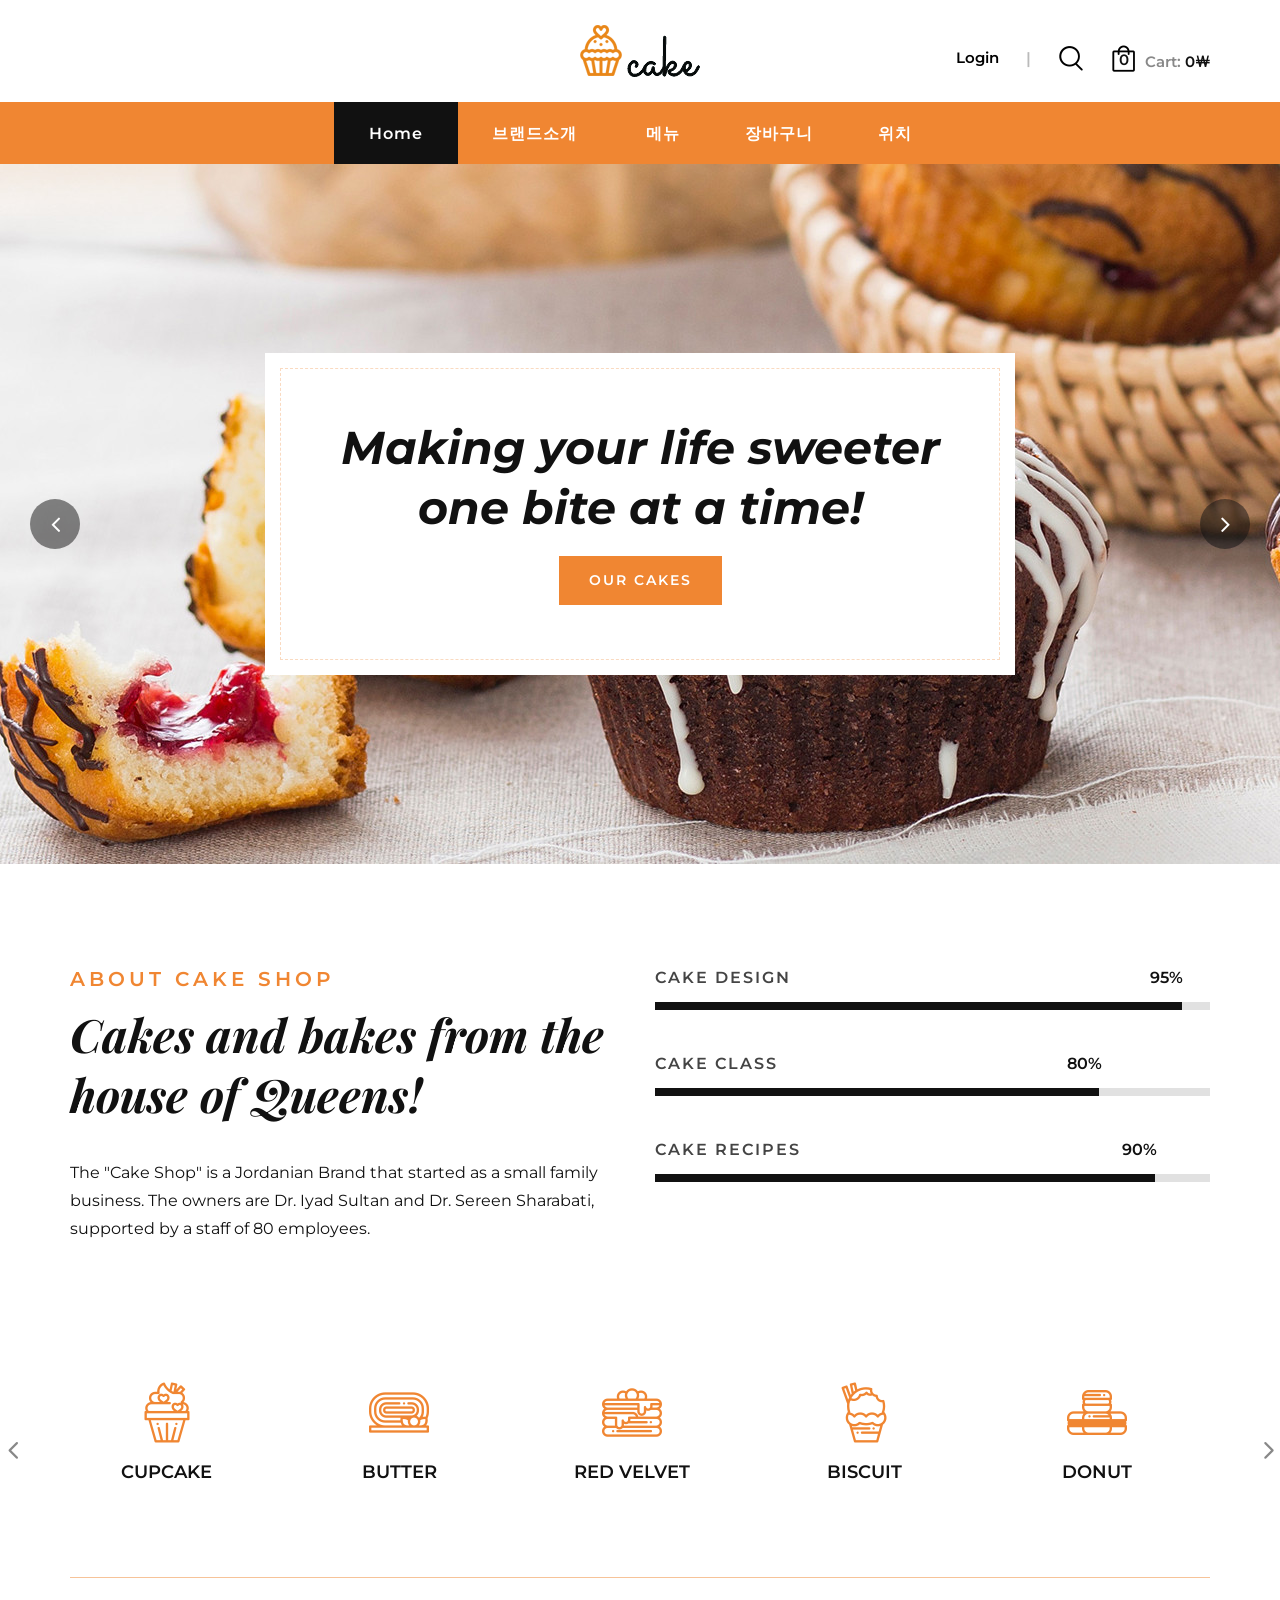
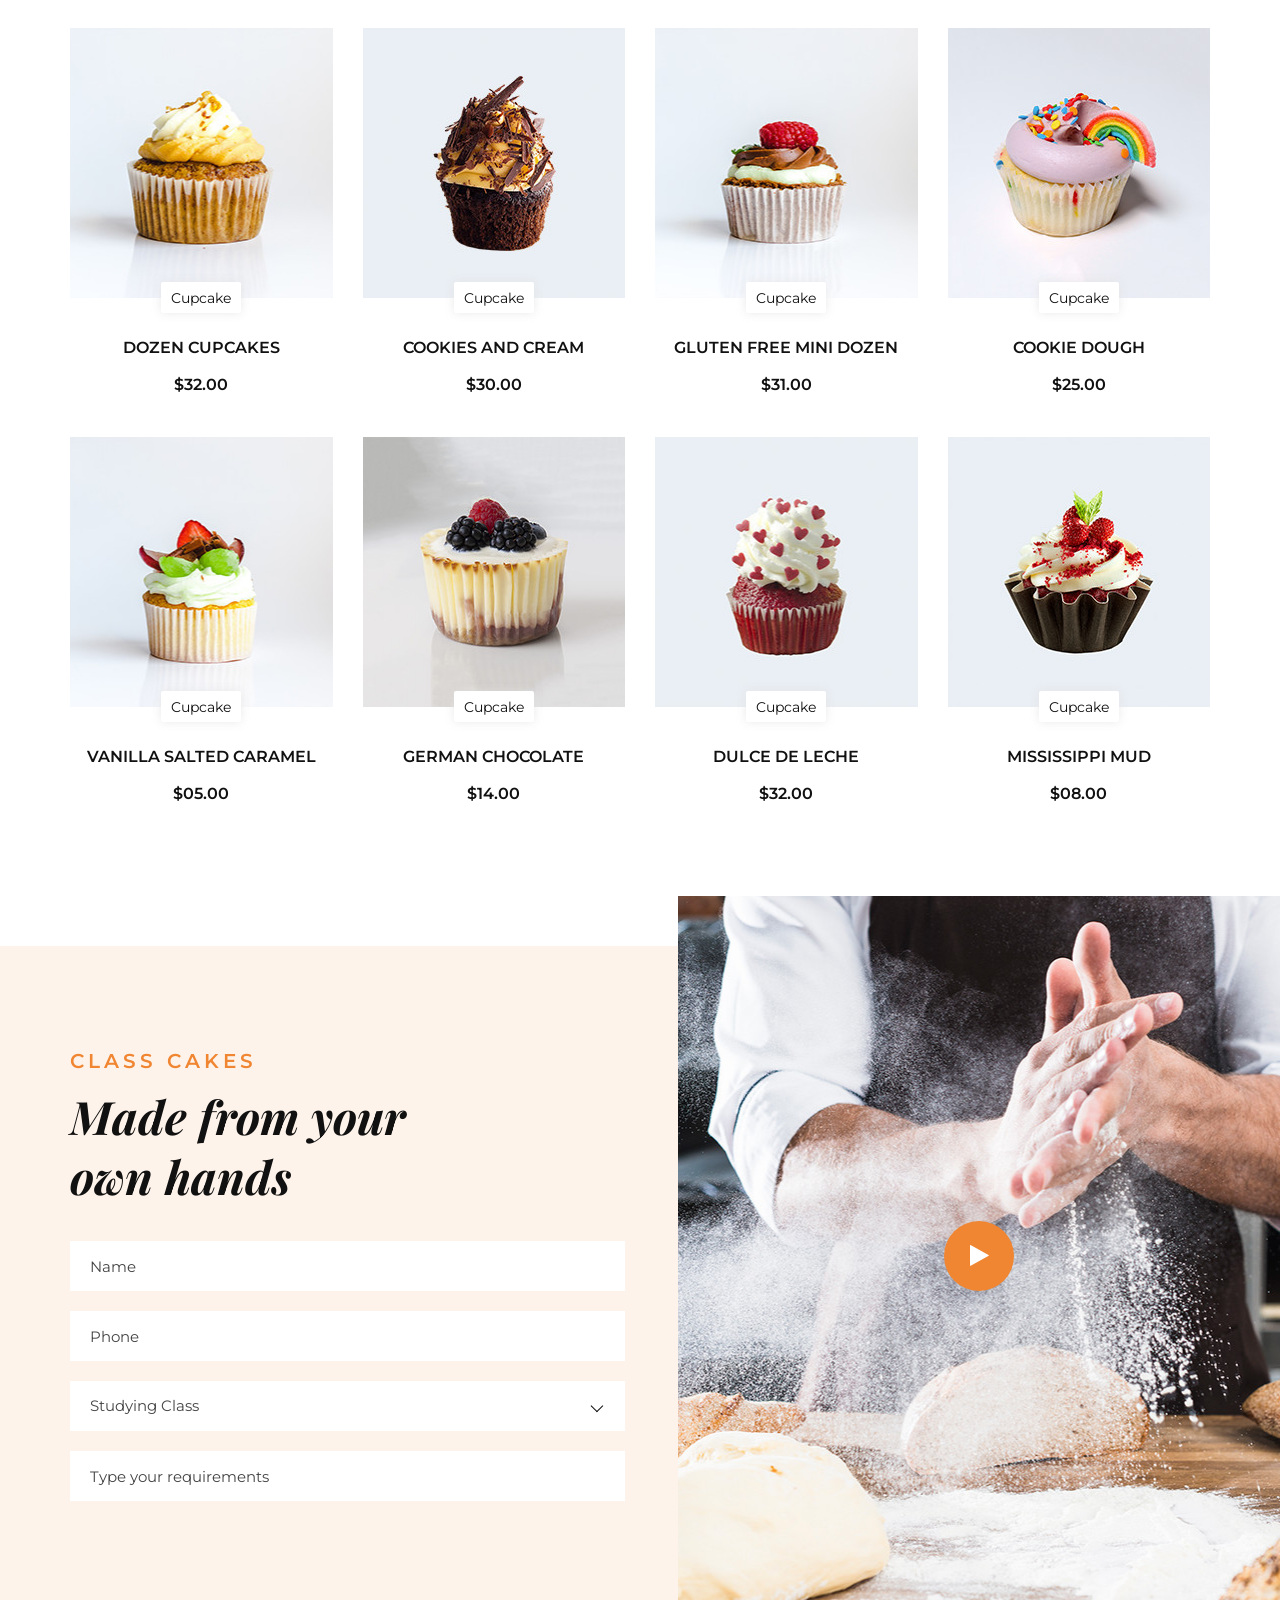
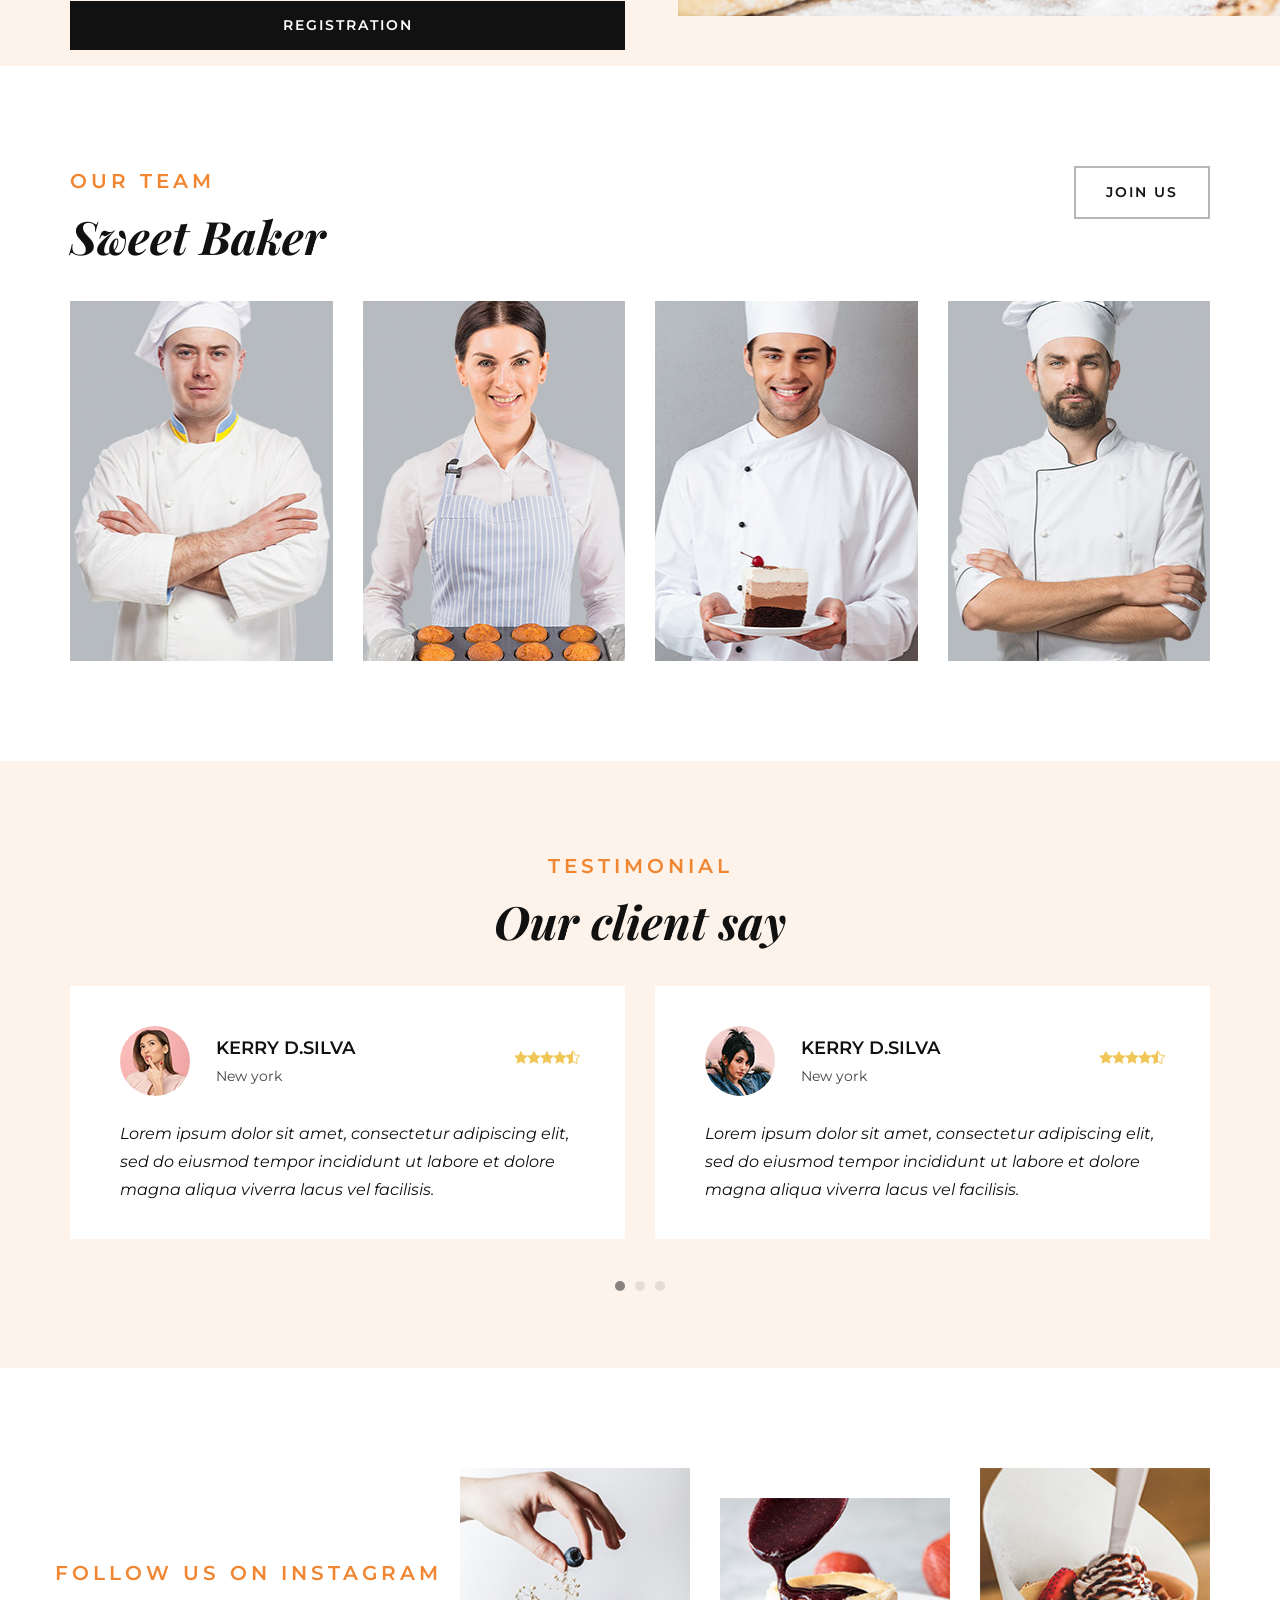
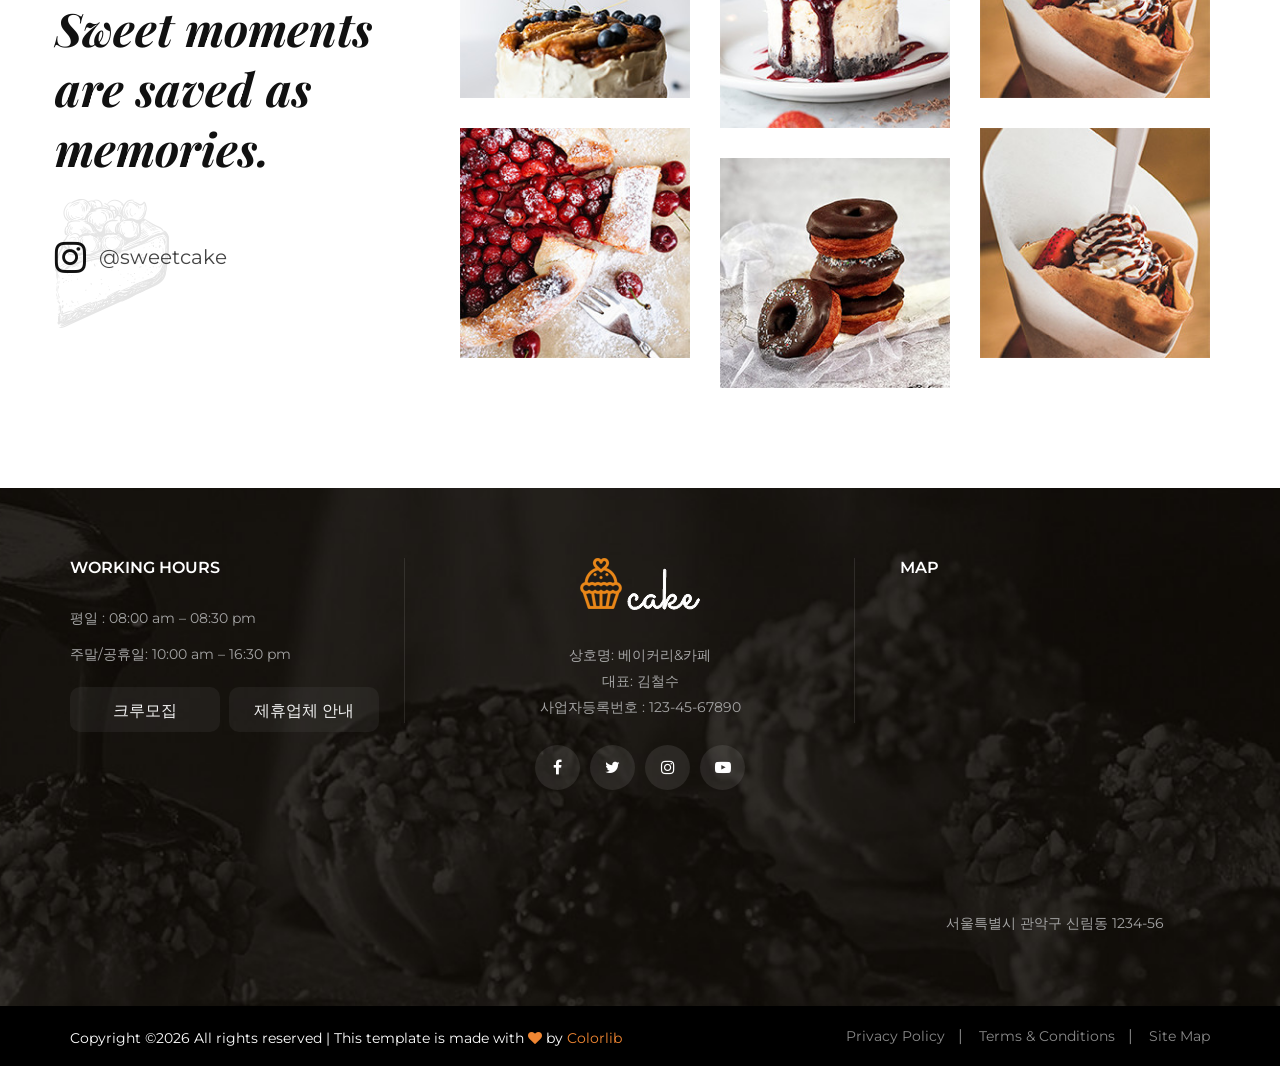
<file: cake-main/index.html>
<!DOCTYPE html>
<html lang="zxx">

<head>
    <meta charset="UTF-8">
    <meta name="description" content="Cake Template">
    <meta name="keywords" content="Cake, unica, creative, html">
    <meta name="viewport" content="width=device-width, initial-scale=1.0">
    <meta http-equiv="X-UA-Compatible" content="ie=edge">
    <title>Cake | Template</title>

    <!-- Google Font -->
    <link href="https://fonts.googleapis.com/css2?family=Playfair+Display:wght@400;500;600;700;800;900&display=swap"
    rel="stylesheet">
    <link href="https://fonts.googleapis.com/css2?family=Montserrat:wght@300;400;500;600;700;800;900&display=swap"
    rel="stylesheet">

    <!-- Css Styles -->
    <link rel="stylesheet" href="css/bootstrap.min.css" type="text/css">
    <link rel="stylesheet" href="css/flaticon.css" type="text/css">
    <link rel="stylesheet" href="css/barfiller.css" type="text/css">
    <link rel="stylesheet" href="css/magnific-popup.css" type="text/css">
    <link rel="stylesheet" href="css/font-awesome.min.css" type="text/css">
    <link rel="stylesheet" href="css/elegant-icons.css" type="text/css">
    <link rel="stylesheet" href="css/nice-select.css" type="text/css">
    <link rel="stylesheet" href="css/owl.carousel.min.css" type="text/css">
    <link rel="stylesheet" href="css/slicknav.min.css" type="text/css">
    <link rel="stylesheet" href="css/style.css" type="text/css">
    <link rel="stylesheet" href="css/login.css" type="text/css">
</head>

<body>
    <!-- Page Preloder -->
    <div id="preloder">
        <div class="loader"></div>
    </div>

    <!-- Offcanvas Menu Begin -->
    <div class="offcanvas-menu-overlay"></div>
    <div class="offcanvas-menu-wrapper">
        <div class="offcanvas__cart">
            <div class="offcanvas__cart__links">
                <a href="#" class="search-switch"><img src="img/icon/search.png" alt=""></a>
                <a href="#"><img src="img/icon/heart.png" alt=""></a>
            </div>
            <div class="offcanvas__cart__item">
                <a href="#"><img src="img/icon/cart.png" alt=""> <span>0</span></a>
                <div class="cart__price">Cart: <span>$0.00</span></div>
            </div>
        </div>
        <div class="offcanvas__logo">
            <a href="./index.html"><img src="img/logo.png" alt=""></a>
        </div>
        <div id="mobile-menu-wrap"></div>
        <div class="offcanvas__option">
            <ul>
                <li>USD <span class="arrow_carrot-down"></span>
                    <ul>
                        <li>EUR</li>
                        <li>USD</li>
                    </ul>
                </li>
                <li>ENG <span class="arrow_carrot-down"></span>
                    <ul>
                        <li>Spanish</li>
                        <li>ENG</li>
                    </ul>
                </li>
                <li><a href="#">Sign in</a> <span class="arrow_carrot-down"></span></li>
            </ul>
        </div>
    </div>
    <!-- Offcanvas Menu End -->

    <!-- Header Section Begin -->
    <header class="header">
        <div class="header__top">
            <div class="container">
                <div class="row">
                    <div class="col-lg-12">
                        <div class="header__top__inner">
                            <!-- <div class="header__top__left">
                                <ul>
                                    <li><a href="#">Sign in</a> <span class="arrow_carrot-down"></span></li>
                                </ul>
                            </div> -->
                            <div class="header__logo">
                                <a href="./index.html"><img src="img/logo.png" alt=""></a>
                            </div>
                            <div class="header__top__right">
                                <div class="header__top__right__links">
                                    <a href="login.html" class="log_in">Login</a>

                                    <!-- <a href="#" class="log_out" onclick="logout()">Logout</a> -->

                                    <a href="#" class="search-switch"><img src="img/icon/search.png" alt=""></a>
                                    <!-- <a href="#"><img src="img/icon/heart.png" alt=""></a> -->
                                </div>
                                <div class="header__top__right__cart">
                                    <a href="#"><img src="img/icon/cart.png" alt=""> <span>0</span></a>
                                    <div class="cart__price">Cart: <span>0￦</span></div>
                                </div>
                            </div>
                        </div>
                    </div>
                </div>
                <div class="canvas__open"><i class="fa fa-bars"></i></div>
            </div>
        </div>
        <div class="container">
            <div class="row">
                <div class="col-lg-12">
                    <nav class="header__menu mobile-menu">
                        <ul>
                            <li class="active"><a href="./index.html">Home</a></li>
                            <li><a href="./about.html">브랜드소개</a></li>
                            <li><a href="./shop.html">메뉴</a>
                                <ul class="dropdown">
                                    <li><a href="./shop-details.html">Shop Details</a></li>
                                    <li><a href="./shoping-cart.html">Shoping Cart</a></li>
                                    <li><a href="./checkout.html">Check Out</a></li>
                                    <li><a href="./wisslist.html">Wisslist</a></li>
                                    <li><a href="./Class.html">Class</a></li>
                                    <li><a href="./blog-details.html">Blog Details</a></li>
                                </ul>
                                <li><a href="#">장바구니</a>
                                <li><a href="./contact.html">위치</a>
                            </li>
                        </ul>
                    </nav>
                </div>
            </div>
        </div>
    </header>
    <!-- Header Section End -->

    <!-- Hero Section Begin -->
    <section class="hero">
        <div class="hero__slider owl-carousel">
            <div class="hero__item set-bg" data-setbg="img/hero/hero-1.jpg">
                <div class="container">
                    <div class="row d-flex justify-content-center">
                        <div class="col-lg-8">
                            <div class="hero__text">
                                <h2>Making your life sweeter one bite at a time!</h2>
                                <a href="#" class="primary-btn">Our cakes</a>
                            </div>
                        </div>
                    </div>
                </div>
            </div>
            <div class="hero__item set-bg" data-setbg="img/hero/hero-1.jpg">
                <div class="container">
                    <div class="row d-flex justify-content-center">
                        <div class="col-lg-8">
                            <div class="hero__text">
                                <h2>Making your life sweeter one bite at a time!</h2>
                                <a href="#" class="primary-btn">Our cakes</a>
                            </div>
                        </div>
                    </div>
                </div>
            </div>
        </div>
    </section>
    <!-- Hero Section End -->

    <!-- About Section Begin -->
    <section class="about spad">
        <div class="container">
            <div class="row">
                <div class="col-lg-6 col-md-6">
                    <div class="about__text">
                        <div class="section-title">
                            <span>About Cake shop</span>
                            <h2>Cakes and bakes from the house of Queens!</h2>
                        </div>
                        <p>The "Cake Shop" is a Jordanian Brand that started as a small family business. The owners are
                        Dr. Iyad Sultan and Dr. Sereen Sharabati, supported by a staff of 80 employees.</p>
                    </div>
                </div>
                <div class="col-lg-6 col-md-6">
                    <div class="about__bar">
                        <div class="about__bar__item">
                            <p>Cake design</p>
                            <div id="bar1" class="barfiller">
                                <div class="tipWrap"><span class="tip"></span></div>
                                <span class="fill" data-percentage="95"></span>
                            </div>
                        </div>
                        <div class="about__bar__item">
                            <p>Cake Class</p>
                            <div id="bar2" class="barfiller">
                                <div class="tipWrap"><span class="tip"></span></div>
                                <span class="fill" data-percentage="80"></span>
                            </div>
                        </div>
                        <div class="about__bar__item">
                            <p>Cake Recipes</p>
                            <div id="bar3" class="barfiller">
                                <div class="tipWrap"><span class="tip"></span></div>
                                <span class="fill" data-percentage="90"></span>
                            </div>
                        </div>
                    </div>
                </div>
            </div>
        </div>
    </section>
    <!-- About Section End -->

    <!-- Categories Section Begin -->
    <div class="categories">
        <div class="container">
            <div class="row">
                <div class="categories__slider owl-carousel">
                    <div class="categories__item">
                        <div class="categories__item__icon">
                            <span class="flaticon-029-cupcake-3"></span>
                            <h5>Cupcake</h5>
                        </div>
                    </div>
                    <div class="categories__item">
                        <div class="categories__item__icon">
                            <span class="flaticon-034-chocolate-roll"></span>
                            <h5>Butter</h5>
                        </div>
                    </div>
                    <div class="categories__item">
                        <div class="categories__item__icon">
                            <span class="flaticon-005-pancake"></span>
                            <h5>Red Velvet</h5>
                        </div>
                    </div>
                    <div class="categories__item">
                        <div class="categories__item__icon">
                            <span class="flaticon-030-cupcake-2"></span>
                            <h5>Biscuit</h5>
                        </div>
                    </div>
                    <div class="categories__item">
                        <div class="categories__item__icon">
                            <span class="flaticon-006-macarons"></span>
                            <h5>Donut</h5>
                        </div>
                    </div>
                    <div class="categories__item">
                        <div class="categories__item__icon">
                            <span class="flaticon-006-macarons"></span>
                            <h5>Cupcake</h5>
                        </div>
                    </div>
                </div>
            </div>
        </div>
    </div>
    <!-- Categories Section End -->

    <!-- Product Section Begin -->
    <section class="product spad">
        <div class="container">
            <div class="row">
                <div class="col-lg-3 col-md-6 col-sm-6">
                    <div class="product__item">
                        <div class="product__item__pic set-bg" data-setbg="img/shop/product-1.jpg">
                            <div class="product__label">
                                <span>Cupcake</span>
                            </div>
                        </div>
                        <div class="product__item__text">
                            <h6><a href="#">Dozen Cupcakes</a></h6>
                            <div class="product__item__price">$32.00</div>
                            <div class="cart_add">
                                <a href="#">Add to cart</a>
                            </div>
                        </div>
                    </div>
                </div>
                <div class="col-lg-3 col-md-6 col-sm-6">
                    <div class="product__item">
                        <div class="product__item__pic set-bg" data-setbg="img/shop/product-2.jpg">
                            <div class="product__label">
                                <span>Cupcake</span>
                            </div>
                        </div>
                        <div class="product__item__text">
                            <h6><a href="#">Cookies and Cream</a></h6>
                            <div class="product__item__price">$30.00</div>
                            <div class="cart_add">
                                <a href="#">Add to cart</a>
                            </div>
                        </div>
                    </div>
                </div>
                <div class="col-lg-3 col-md-6 col-sm-6">
                    <div class="product__item">
                        <div class="product__item__pic set-bg" data-setbg="img/shop/product-3.jpg">
                            <div class="product__label">
                                <span>Cupcake</span>
                            </div>
                        </div>
                        <div class="product__item__text">
                            <h6><a href="#">Gluten Free Mini Dozen</a></h6>
                            <div class="product__item__price">$31.00</div>
                            <div class="cart_add">
                                <a href="#">Add to cart</a>
                            </div>
                        </div>
                    </div>
                </div>
                <div class="col-lg-3 col-md-6 col-sm-6">
                    <div class="product__item">
                        <div class="product__item__pic set-bg" data-setbg="img/shop/product-4.jpg">
                            <div class="product__label">
                                <span>Cupcake</span>
                            </div>
                        </div>
                        <div class="product__item__text">
                            <h6><a href="#">Cookie Dough</a></h6>
                            <div class="product__item__price">$25.00</div>
                            <div class="cart_add">
                                <a href="#">Add to cart</a>
                            </div>
                        </div>
                    </div>
                </div>
                <div class="col-lg-3 col-md-6 col-sm-6">
                    <div class="product__item">
                        <div class="product__item__pic set-bg" data-setbg="img/shop/product-5.jpg">
                            <div class="product__label">
                                <span>Cupcake</span>
                            </div>
                        </div>
                        <div class="product__item__text">
                            <h6><a href="#">Vanilla Salted Caramel</a></h6>
                            <div class="product__item__price">$05.00</div>
                            <div class="cart_add">
                                <a href="#">Add to cart</a>
                            </div>
                        </div>
                    </div>
                </div>
                <div class="col-lg-3 col-md-6 col-sm-6">
                    <div class="product__item">
                        <div class="product__item__pic set-bg" data-setbg="img/shop/product-6.jpg">
                            <div class="product__label">
                                <span>Cupcake</span>
                            </div>
                        </div>
                        <div class="product__item__text">
                            <h6><a href="#">German Chocolate</a></h6>
                            <div class="product__item__price">$14.00</div>
                            <div class="cart_add">
                                <a href="#">Add to cart</a>
                            </div>
                        </div>
                    </div>
                </div>
                <div class="col-lg-3 col-md-6 col-sm-6">
                    <div class="product__item">
                        <div class="product__item__pic set-bg" data-setbg="img/shop/product-7.jpg">
                            <div class="product__label">
                                <span>Cupcake</span>
                            </div>
                        </div>
                        <div class="product__item__text">
                            <h6><a href="#">Dulce De Leche</a></h6>
                            <div class="product__item__price">$32.00</div>
                            <div class="cart_add">
                                <a href="#">Add to cart</a>
                            </div>
                        </div>
                    </div>
                </div>
                <div class="col-lg-3 col-md-6 col-sm-6">
                    <div class="product__item">
                        <div class="product__item__pic set-bg" data-setbg="img/shop/product-8.jpg">
                            <div class="product__label">
                                <span>Cupcake</span>
                            </div>
                        </div>
                        <div class="product__item__text">
                            <h6><a href="#">Mississippi Mud</a></h6>
                            <div class="product__item__price">$08.00</div>
                            <div class="cart_add">
                                <a href="#">Add to cart</a>
                            </div>
                        </div>
                    </div>
                </div>
            </div>
        </div>
    </section>
    <!-- Product Section End -->

    <!-- Class Section Begin -->
    <section class="class spad">
        <div class="container">
            <div class="row">
                <div class="col-lg-6">
                    <div class="class__form">
                        <div class="section-title">
                            <span>Class cakes</span>
                            <h2>Made from your <br />own hands</h2>
                        </div>
                        <form action="#">
                            <input type="text" placeholder="Name">
                            <input type="text" placeholder="Phone">
                            <select>
                                <option value="">Studying Class</option>
                                <option value="">Writting Class</option>
                                <option value="">Reading Class</option>
                            </select>
                            <input type="text" placeholder="Type your requirements">
                            <button type="submit" class="site-btn">registration</button>
                        </form>
                    </div>
                </div>
            </div>
            <div class="class__video set-bg" data-setbg="img/class-video.jpg">
                <a href="https://www.youtube.com/watch?v=8PJ3_p7VqHw&list=RD8PJ3_p7VqHw&start_radio=1"
                class="play-btn video-popup"><i class="fa fa-play"></i></a>
            </div>
        </div>
    </section>
    <!-- Class Section End -->

    <!-- Team Section Begin -->
    <section class="team spad">
        <div class="container">
            <div class="row">
                <div class="col-lg-7 col-md-7 col-sm-7">
                    <div class="section-title">
                        <span>Our team</span>
                        <h2>Sweet Baker </h2>
                    </div>
                </div>
                <div class="col-lg-5 col-md-5 col-sm-5">
                    <div class="team__btn">
                        <a href="#" class="primary-btn">Join Us</a>
                    </div>
                </div>
            </div>
            <div class="row">
                <div class="col-lg-3 col-md-6 col-sm-6">
                    <div class="team__item set-bg" data-setbg="img/team/team-1.jpg">
                        <div class="team__item__text">
                            <h6>Randy Butler</h6>
                            <span>Decorater</span>
                            <div class="team__item__social">
                                <a href="#"><i class="fa fa-facebook"></i></a>
                                <a href="#"><i class="fa fa-twitter"></i></a>
                                <a href="#"><i class="fa fa-instagram"></i></a>
                                <a href="#"><i class="fa fa-youtube-play"></i></a>
                            </div>
                        </div>
                    </div>
                </div>
                <div class="col-lg-3 col-md-6 col-sm-6">
                    <div class="team__item set-bg" data-setbg="img/team/team-2.jpg">
                        <div class="team__item__text">
                            <h6>Randy Butler</h6>
                            <span>Decorater</span>
                            <div class="team__item__social">
                                <a href="#"><i class="fa fa-facebook"></i></a>
                                <a href="#"><i class="fa fa-twitter"></i></a>
                                <a href="#"><i class="fa fa-instagram"></i></a>
                                <a href="#"><i class="fa fa-youtube-play"></i></a>
                            </div>
                        </div>
                    </div>
                </div>
                <div class="col-lg-3 col-md-6 col-sm-6">
                    <div class="team__item set-bg" data-setbg="img/team/team-3.jpg">
                        <div class="team__item__text">
                            <h6>Randy Butler</h6>
                            <span>Decorater</span>
                            <div class="team__item__social">
                                <a href="#"><i class="fa fa-facebook"></i></a>
                                <a href="#"><i class="fa fa-twitter"></i></a>
                                <a href="#"><i class="fa fa-instagram"></i></a>
                                <a href="#"><i class="fa fa-youtube-play"></i></a>
                            </div>
                        </div>
                    </div>
                </div>
                <div class="col-lg-3 col-md-6 col-sm-6">
                    <div class="team__item set-bg" data-setbg="img/team/team-4.jpg">
                        <div class="team__item__text">
                            <h6>Randy Butler</h6>
                            <span>Decorater</span>
                            <div class="team__item__social">
                                <a href="#"><i class="fa fa-facebook"></i></a>
                                <a href="#"><i class="fa fa-twitter"></i></a>
                                <a href="#"><i class="fa fa-instagram"></i></a>
                                <a href="#"><i class="fa fa-youtube-play"></i></a>
                            </div>
                        </div>
                    </div>
                </div>
            </div>
        </div>
    </section>
    <!-- Team Section End -->

    <!-- Testimonial Section Begin -->
    <section class="testimonial spad">
        <div class="container">
            <div class="row">
                <div class="col-lg-12 text-center">
                    <div class="section-title">
                        <span>Testimonial</span>
                        <h2>Our client say</h2>
                    </div>
                </div>
            </div>
            <div class="row">
                <div class="testimonial__slider owl-carousel">
                    <div class="col-lg-6">
                        <div class="testimonial__item">
                            <div class="testimonial__author">
                                <div class="testimonial__author__pic">
                                    <img src="img/testimonial/ta-1.jpg" alt="">
                                </div>
                                <div class="testimonial__author__text">
                                    <h5>Kerry D.Silva</h5>
                                    <span>New york</span>
                                </div>
                            </div>
                            <div class="rating">
                                <span class="icon_star"></span>
                                <span class="icon_star"></span>
                                <span class="icon_star"></span>
                                <span class="icon_star"></span>
                                <span class="icon_star-half_alt"></span>
                            </div>
                            <p>Lorem ipsum dolor sit amet, consectetur adipiscing elit, sed do eiusmod tempor incididunt
                            ut labore et dolore magna aliqua viverra lacus vel facilisis.</p>
                        </div>
                    </div>
                    <div class="col-lg-6">
                        <div class="testimonial__item">
                            <div class="testimonial__author">
                                <div class="testimonial__author__pic">
                                    <img src="img/testimonial/ta-2.jpg" alt="">
                                </div>
                                <div class="testimonial__author__text">
                                    <h5>Kerry D.Silva</h5>
                                    <span>New york</span>
                                </div>
                            </div>
                            <div class="rating">
                                <span class="icon_star"></span>
                                <span class="icon_star"></span>
                                <span class="icon_star"></span>
                                <span class="icon_star"></span>
                                <span class="icon_star-half_alt"></span>
                            </div>
                            <p>Lorem ipsum dolor sit amet, consectetur adipiscing elit, sed do eiusmod tempor incididunt
                            ut labore et dolore magna aliqua viverra lacus vel facilisis.</p>
                        </div>
                    </div>
                    <div class="col-lg-6">
                        <div class="testimonial__item">
                            <div class="testimonial__author">
                                <div class="testimonial__author__pic">
                                    <img src="img/testimonial/ta-1.jpg" alt="">
                                </div>
                                <div class="testimonial__author__text">
                                    <h5>Ophelia Nunez</h5>
                                    <span>London</span>
                                </div>
                            </div>
                            <div class="rating">
                                <span class="icon_star"></span>
                                <span class="icon_star"></span>
                                <span class="icon_star"></span>
                                <span class="icon_star"></span>
                                <span class="icon_star-half_alt"></span>
                            </div>
                            <p>Lorem ipsum dolor sit amet, consectetur adipiscing elit, sed do eiusmod tempor incididunt
                            ut labore et dolore magna aliqua viverra lacus vel facilisis.</p>
                        </div>
                    </div>
                    <div class="col-lg-6">
                        <div class="testimonial__item">
                            <div class="testimonial__author">
                                <div class="testimonial__author__pic">
                                    <img src="img/testimonial/ta-2.jpg" alt="">
                                </div>
                                <div class="testimonial__author__text">
                                    <h5>Kerry D.Silva</h5>
                                    <span>New york</span>
                                </div>
                            </div>
                            <div class="rating">
                                <span class="icon_star"></span>
                                <span class="icon_star"></span>
                                <span class="icon_star"></span>
                                <span class="icon_star"></span>
                                <span class="icon_star-half_alt"></span>
                            </div>
                            <p>Lorem ipsum dolor sit amet, consectetur adipiscing elit, sed do eiusmod tempor incididunt
                            ut labore et dolore magna aliqua viverra lacus vel facilisis.</p>
                        </div>
                    </div>
                    <div class="col-lg-6">
                        <div class="testimonial__item">
                            <div class="testimonial__author">
                                <div class="testimonial__author__pic">
                                    <img src="img/testimonial/ta-1.jpg" alt="">
                                </div>
                                <div class="testimonial__author__text">
                                    <h5>Ophelia Nunez</h5>
                                    <span>London</span>
                                </div>
                            </div>
                            <div class="rating">
                                <span class="icon_star"></span>
                                <span class="icon_star"></span>
                                <span class="icon_star"></span>
                                <span class="icon_star"></span>
                                <span class="icon_star-half_alt"></span>
                            </div>
                            <p>Lorem ipsum dolor sit amet, consectetur adipiscing elit, sed do eiusmod tempor incididunt
                            ut labore et dolore magna aliqua viverra lacus vel facilisis.</p>
                        </div>
                    </div>
                    <div class="col-lg-6">
                        <div class="testimonial__item">
                            <div class="testimonial__author">
                                <div class="testimonial__author__pic">
                                    <img src="img/testimonial/ta-2.jpg" alt="">
                                </div>
                                <div class="testimonial__author__text">
                                    <h5>Kerry D.Silva</h5>
                                    <span>New york</span>
                                </div>
                            </div>
                            <div class="rating">
                                <span class="icon_star"></span>
                                <span class="icon_star"></span>
                                <span class="icon_star"></span>
                                <span class="icon_star"></span>
                                <span class="icon_star-half_alt"></span>
                            </div>
                            <p>Lorem ipsum dolor sit amet, consectetur adipiscing elit, sed do eiusmod tempor incididunt
                            ut labore et dolore magna aliqua viverra lacus vel facilisis.</p>
                        </div>
                    </div>
                </div>
            </div>
        </div>
    </section>
    <!-- Testimonial Section End -->

    <!-- Instagram Section Begin -->
    <section class="instagram spad">
        <div class="container">
            <div class="row">
                <div class="col-lg-4 p-0">
                    <div class="instagram__text">
                        <div class="section-title">
                            <span>Follow us on instagram</span>
                            <h2>Sweet moments are saved as memories.</h2>
                        </div>
                        <h5><i class="fa fa-instagram"></i> @sweetcake</h5>
                    </div>
                </div>
                <div class="col-lg-8">
                    <div class="row">
                        <div class="col-lg-4 col-md-4 col-sm-4 col-6">
                            <div class="instagram__pic">
                                <img src="img/instagram/instagram-1.jpg" alt="">
                            </div>
                        </div>
                        <div class="col-lg-4 col-md-4 col-sm-4 col-6">
                            <div class="instagram__pic middle__pic">
                                <img src="img/instagram/instagram-2.jpg" alt="">
                            </div>
                        </div>
                        <div class="col-lg-4 col-md-4 col-sm-4 col-6">
                            <div class="instagram__pic">
                                <img src="img/instagram/instagram-3.jpg" alt="">
                            </div>
                        </div>
                        <div class="col-lg-4 col-md-4 col-sm-4 col-6">
                            <div class="instagram__pic">
                                <img src="img/instagram/instagram-4.jpg" alt="">
                            </div>
                        </div>
                        <div class="col-lg-4 col-md-4 col-sm-4 col-6">
                            <div class="instagram__pic middle__pic">
                                <img src="img/instagram/instagram-5.jpg" alt="">
                            </div>
                        </div>
                        <div class="col-lg-4 col-md-4 col-sm-4 col-6">
                            <div class="instagram__pic">
                                <img src="img/instagram/instagram-3.jpg" alt="">
                            </div>
                        </div>
                    </div>
                </div>
            </div>
        </div>
    </section>
    <!-- Instagram Section End -->

    

    <!-- Footer Section Begin -->
    <footer class="footer set-bg" data-setbg="img/footer-bg.jpg">
        <div class="container">
            <div class="row">
                <div class="col-lg-4 col-md-6 col-sm-6">
                    <div class="footer__widget">
                        <h6>WORKING HOURS</h6>
                        <ul>
                            <li>평일 : 08:00 am – 08:30 pm</li>
                            <li>주말/공휴일: 10:00 am – 16:30 pm</li>
                            <div class="crewcard">
                                <a href="#">크루모집</a>
                                <a href="#">제휴업체 안내</a>
                            </div>
                        </ul>
                    </div>
                </div>
                <div class="col-lg-4 col-md-6 col-sm-6">
                    <div class="footer__about">
                        <div class="footer__logo">
                            <a href="#"><img src="img/footer-logo.png" alt=""></a>
                        </div>
                        <p>상호명: 베이커리&카페<br>대표: 김철수<br>사업자등록번호 : 123-45-67890<br>
                        </p>
                        <div class="footer__social">
                            <a href="#"><i class="fa fa-facebook"></i></a>
                            <a href="#"><i class="fa fa-twitter"></i></a>
                            <a href="#"><i class="fa fa-instagram"></i></a>
                            <a href="#"><i class="fa fa-youtube-play"></i></a>
                        </div>
                    </div>
                </div>
                <div class="col-lg-4 col-md-6 col-sm-6">
                    <div class="footer__newslatter">
                        <h6>MAP</h6>
                        <!-- Map Begin -->
                        <div class="map">
                            <div class="map__iframe">
                                <iframe src="https://www.google.com/maps/embed?pb=!1m18!1m12!1m3!1d3166.200524889233!2d126.95632834681038!3d37.479594107648!2m3!1f0!2f0!3f0!3m2!1i1024!2i768!4f13.1!3m3!1m2!1s0x357c9f884a10e2fb%3A0x3c084d6dd4a70e03!2z7ISc7Jq464yA7J6F6rWs!5e0!3m2!1sko!2skr!4v1699866966998!5m2!1sko!2skr" height="300" style="border:0;" allowfullscreen="" aria-hidden="false" tabindex="0"></iframe>
                            </div>
                        </div>
                        <div class="seoul"><p>서울특별시 관악구 신림동 1234-56</p></div>
                        <!-- Map End -->
                    </div>
                </div>
            </div>
        </div>
        <div class="copyright">
            <div class="container">
                <div class="row">
                    <div class="col-lg-7">
                        <p class="copyright__text text-white"><!-- Link back to Colorlib can't be removed. Template is licensed under CC BY 3.0. -->
                          Copyright &copy;<script>document.write(new Date().getFullYear());</script> All rights reserved | This template is made with <i class="fa fa-heart" aria-hidden="true"></i> by <a href="https://colorlib.com" target="_blank">Colorlib</a>
                          <!-- Link back to Colorlib can't be removed. Template is licensed under CC BY 3.0. -->
                      </p>
                  </div>
                  <div class="col-lg-5">
                    <div class="copyright__widget">
                        <ul>
                            <li><a href="#">Privacy Policy</a></li>
                            <li><a href="#">Terms & Conditions</a></li>
                            <li><a href="#">Site Map</a></li>
                        </ul>
                    </div>
                </div>
            </div>
        </div>
    </div>
</footer>
<!-- Footer Section End -->

<!-- Search Begin -->
<div class="search-model">
    <div class="h-100 d-flex align-items-center justify-content-center">
        <div class="search-close-switch">+</div>
        <form class="search-model-form">
            <input type="text" id="search-input" placeholder="Search here.....">
        </form>
    </div>
</div>
<!-- Search End -->

<!-- Js Plugins -->
<script src="js/jquery-3.3.1.min.js"></script>
<script src="js/bootstrap.min.js"></script>
<script src="js/jquery.nice-select.min.js"></script>
<script src="js/jquery.barfiller.js"></script>
<script src="js/jquery.magnific-popup.min.js"></script>
<script src="js/jquery.slicknav.js"></script>
<script src="js/owl.carousel.min.js"></script>
<script src="js/jquery.nicescroll.min.js"></script>
<script src="js/main.js"></script>
<script src="js/data.js"></script>
<script src="js/login.js"></script>
</body>

</html>
</file>
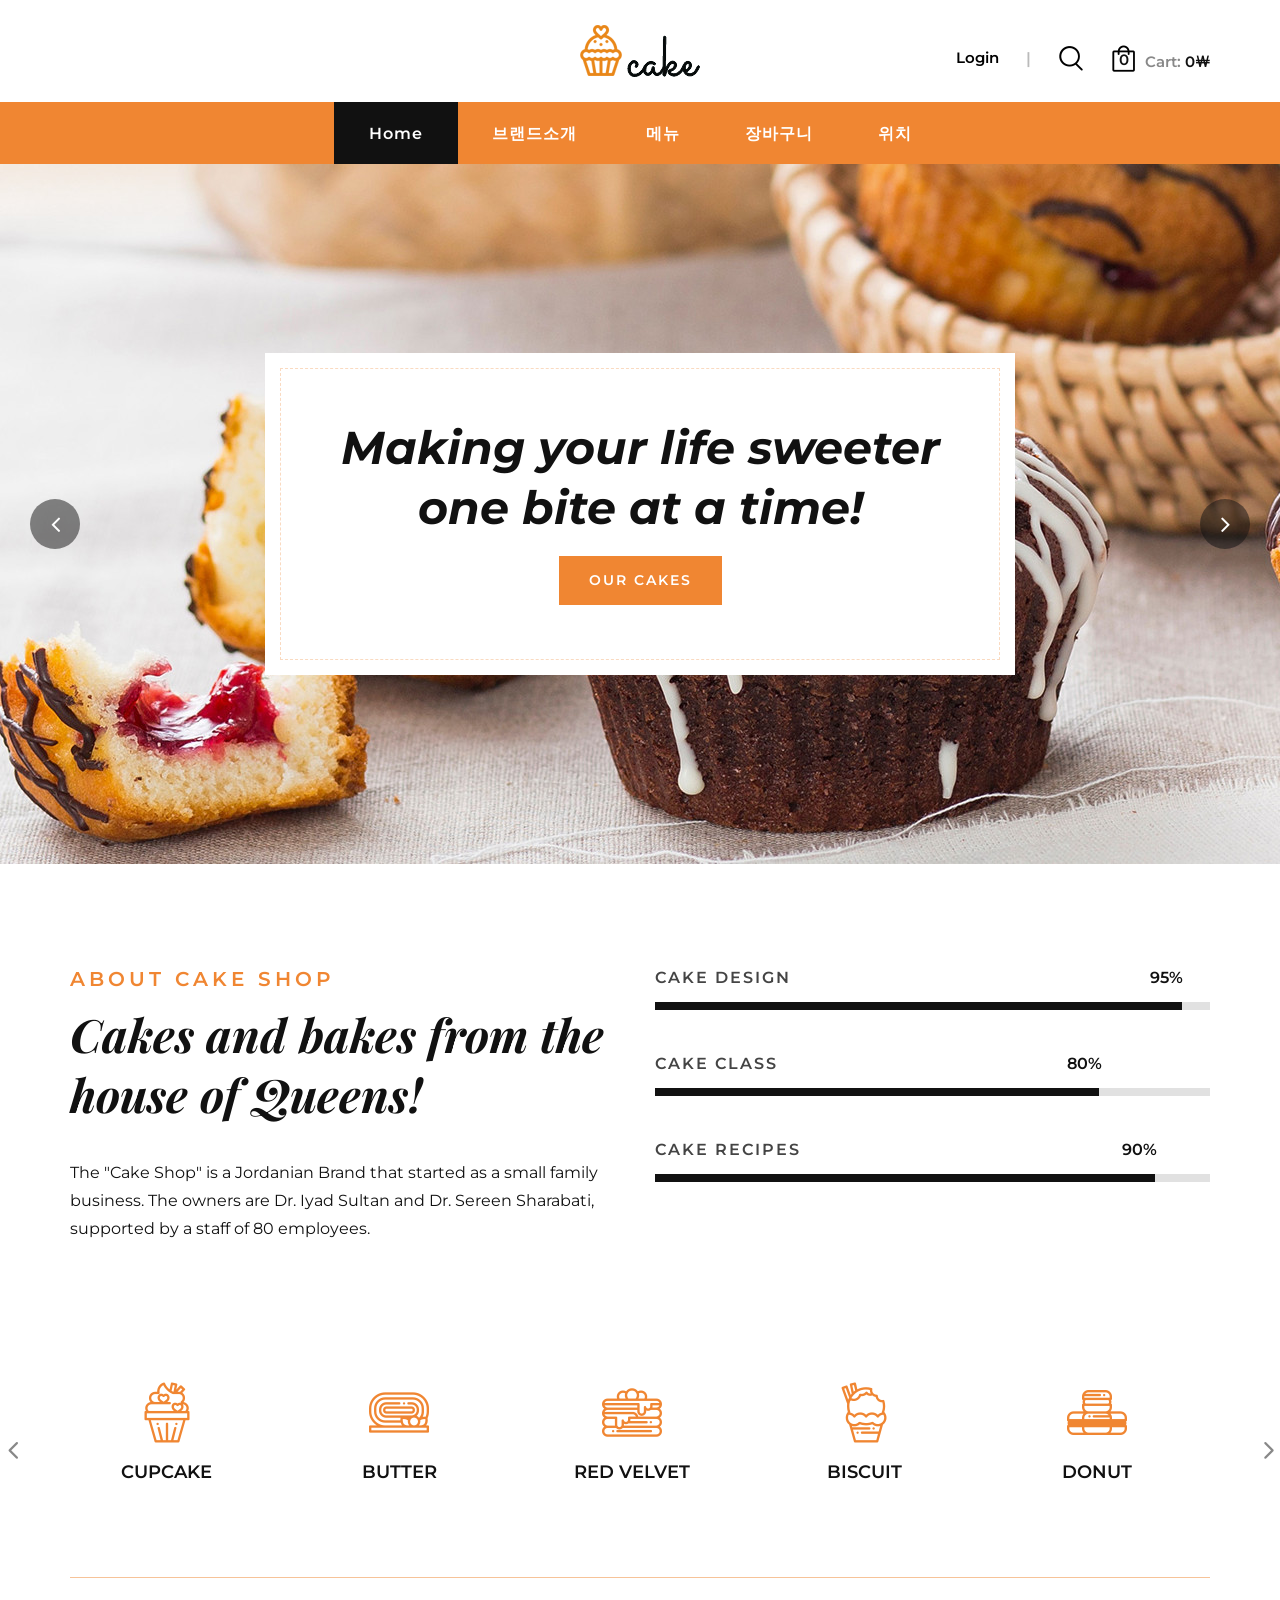
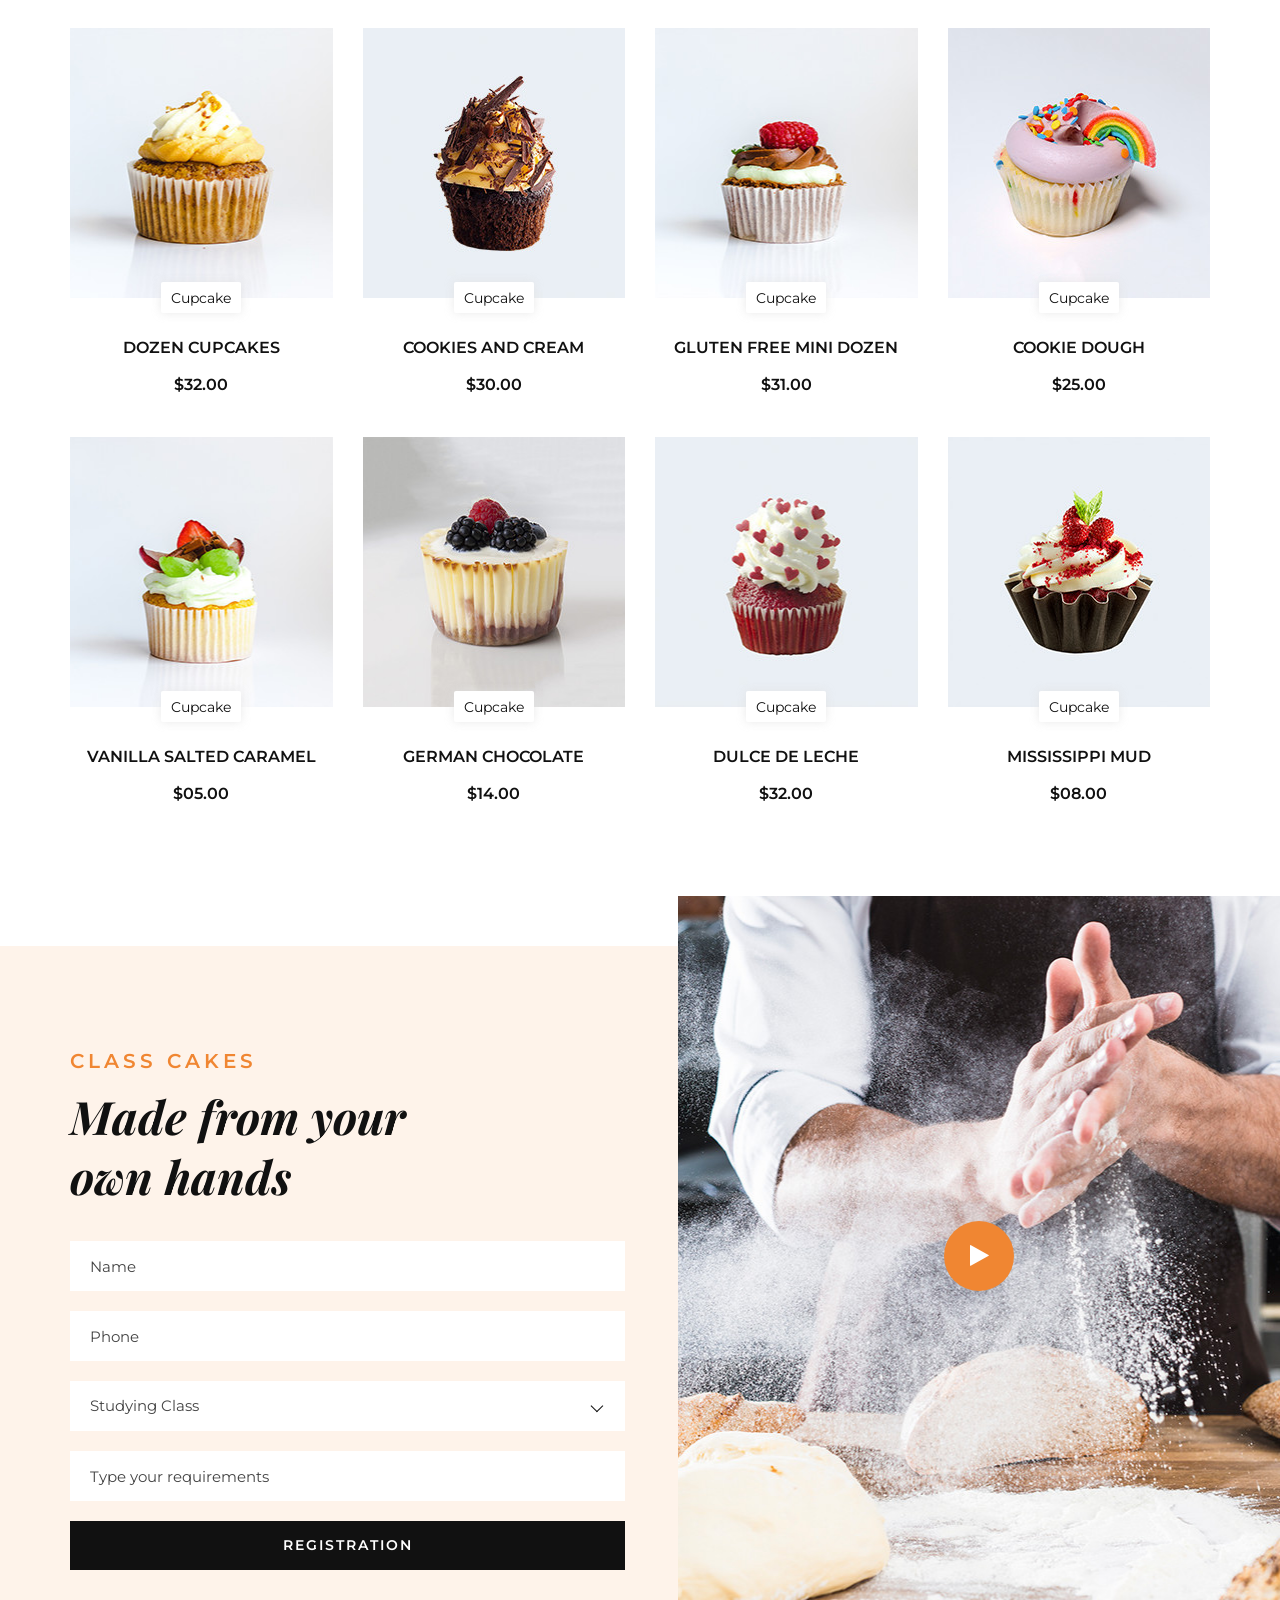
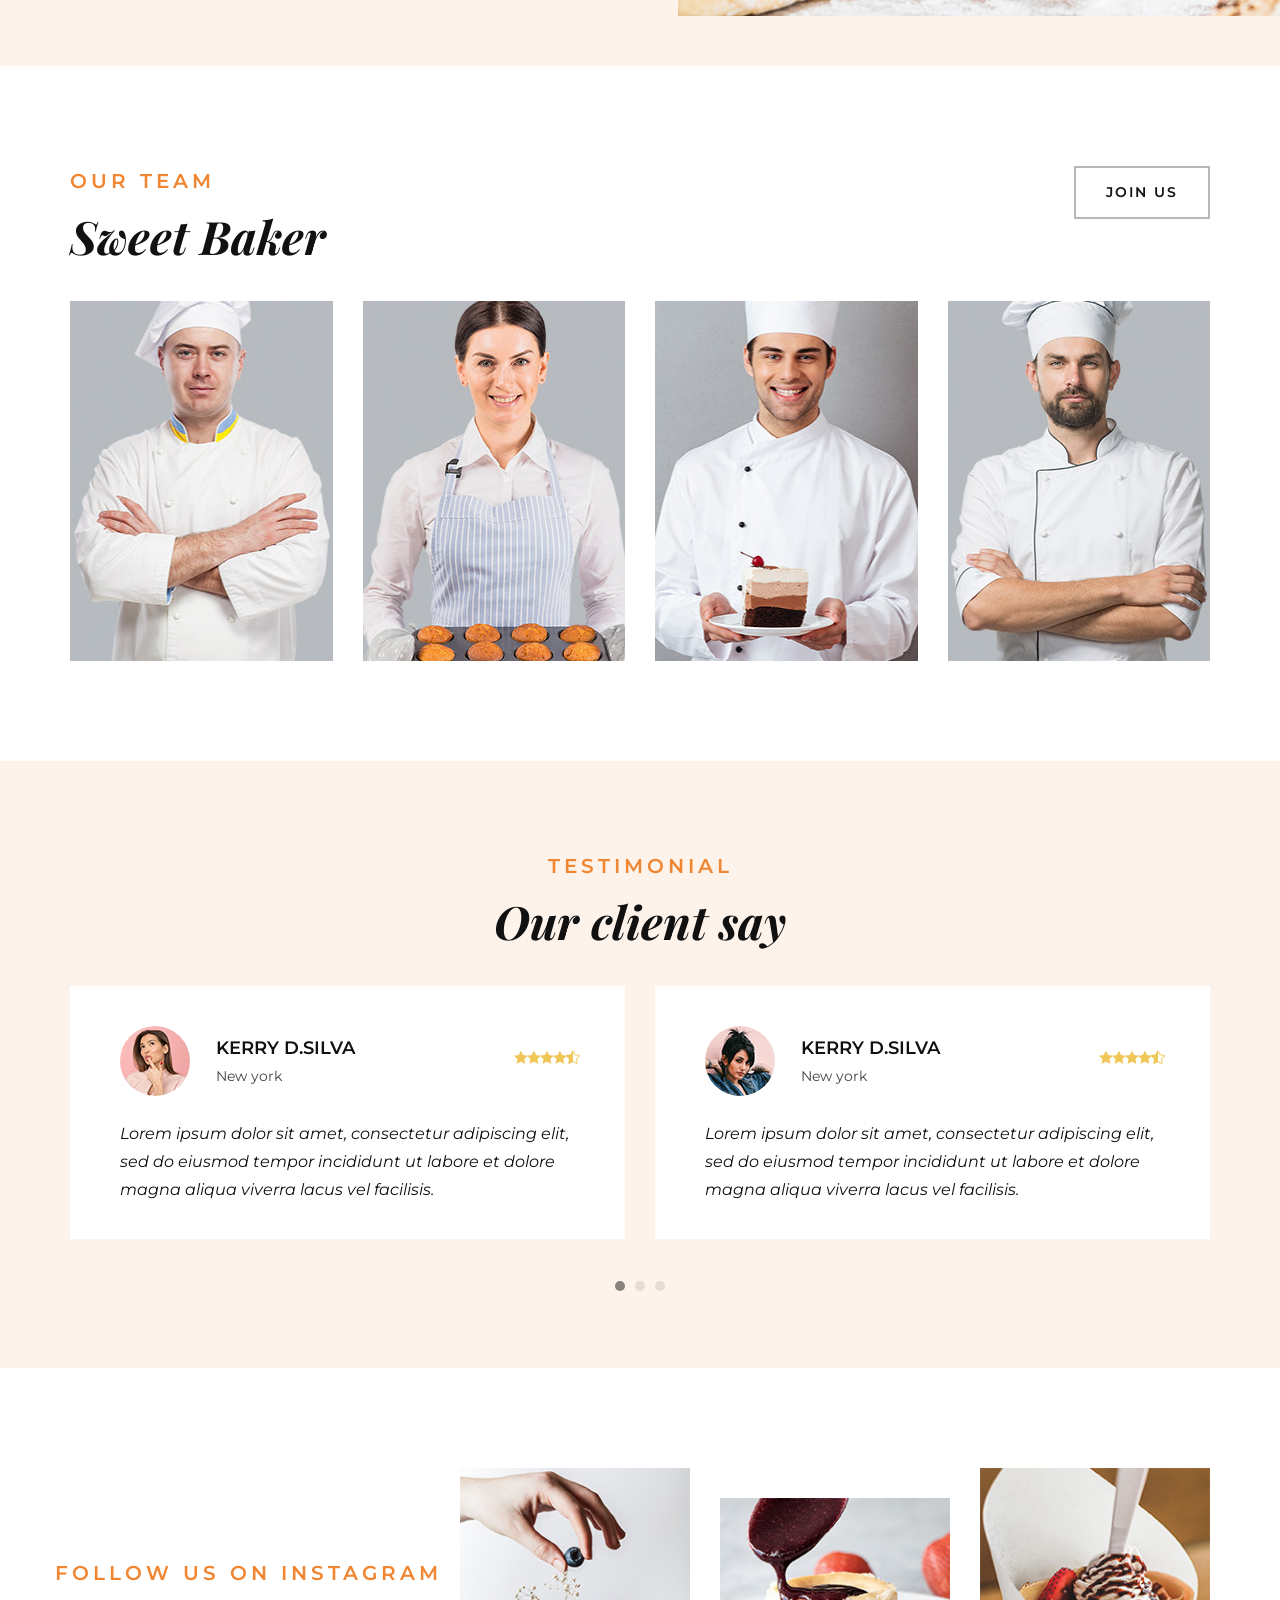
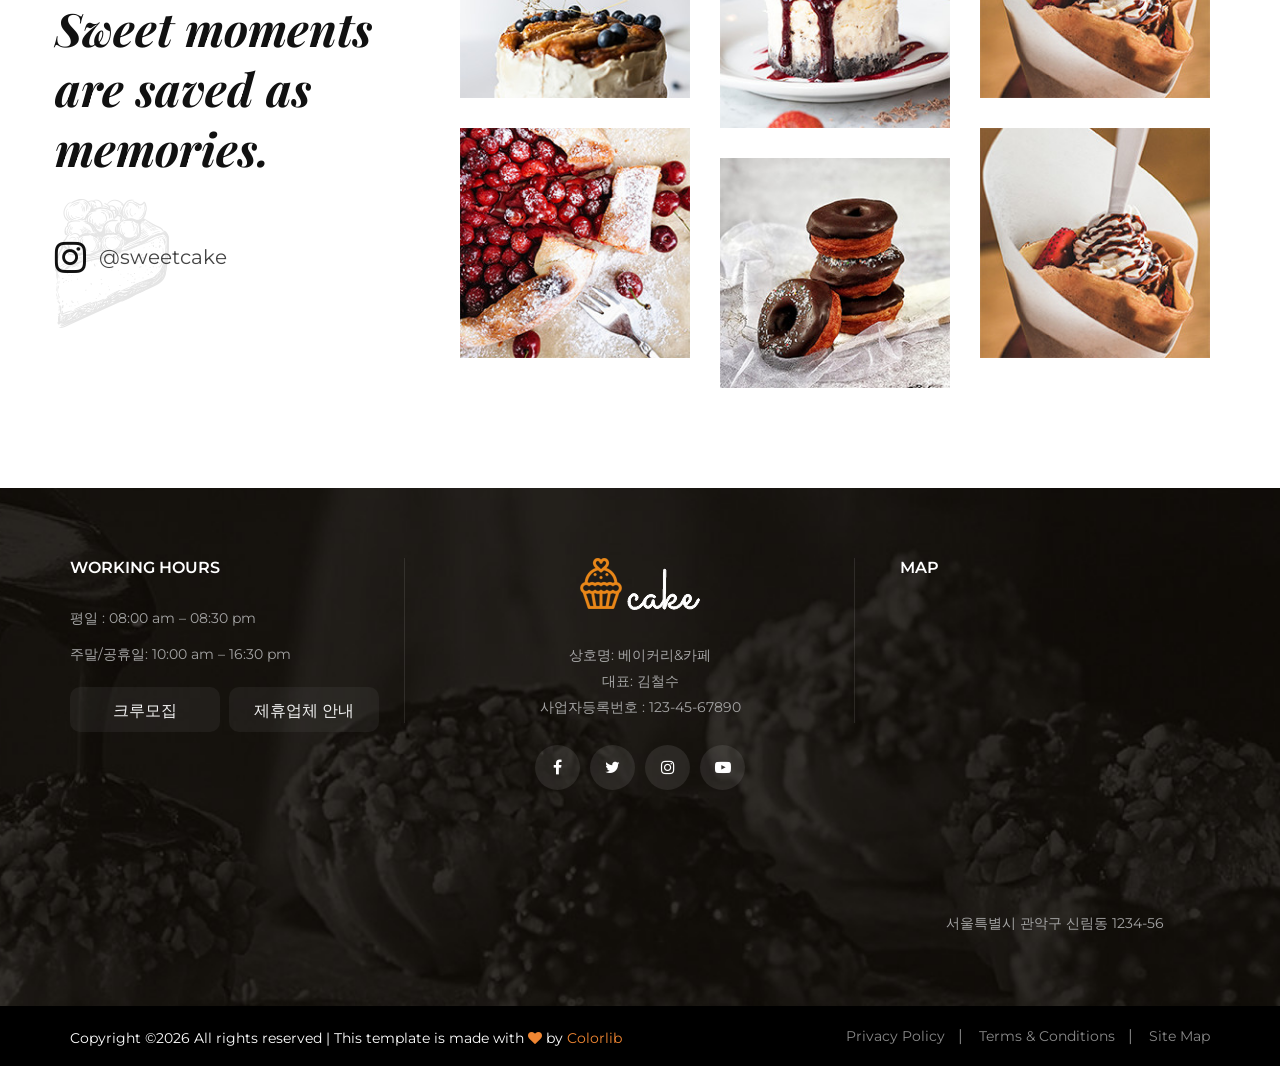
<file: cake-main_백업1/index.html>
<!DOCTYPE html>
<html lang="zxx">

<head>
    <meta charset="UTF-8">
    <meta name="description" content="Cake Template">
    <meta name="keywords" content="Cake, unica, creative, html">
    <meta name="viewport" content="width=device-width, initial-scale=1.0">
    <meta http-equiv="X-UA-Compatible" content="ie=edge">
    <title>Cake | Template</title>

    <!-- Google Font -->
    <link href="https://fonts.googleapis.com/css2?family=Playfair+Display:wght@400;500;600;700;800;900&display=swap"
    rel="stylesheet">
    <link href="https://fonts.googleapis.com/css2?family=Montserrat:wght@300;400;500;600;700;800;900&display=swap"
    rel="stylesheet">

    <!-- Css Styles -->
    <link rel="stylesheet" href="css/bootstrap.min.css" type="text/css">
    <link rel="stylesheet" href="css/flaticon.css" type="text/css">
    <link rel="stylesheet" href="css/barfiller.css" type="text/css">
    <link rel="stylesheet" href="css/magnific-popup.css" type="text/css">
    <link rel="stylesheet" href="css/font-awesome.min.css" type="text/css">
    <link rel="stylesheet" href="css/elegant-icons.css" type="text/css">
    <link rel="stylesheet" href="css/nice-select.css" type="text/css">
    <link rel="stylesheet" href="css/owl.carousel.min.css" type="text/css">
    <link rel="stylesheet" href="css/slicknav.min.css" type="text/css">
    <link rel="stylesheet" href="css/style.css" type="text/css">
</head>

<body>
    <!-- Page Preloder -->
    <div id="preloder">
        <div class="loader"></div>
    </div>

    <!-- Offcanvas Menu Begin -->
    <div class="offcanvas-menu-overlay"></div>
    <div class="offcanvas-menu-wrapper">
        <div class="offcanvas__cart">
            <div class="offcanvas__cart__links">
                <a href="#" class="search-switch"><img src="img/icon/search.png" alt=""></a>
                <a href="#"><img src="img/icon/heart.png" alt=""></a>
            </div>
            <div class="offcanvas__cart__item">
                <a href="#"><img src="img/icon/cart.png" alt=""> <span>0</span></a>
                <div class="cart__price">Cart: <span>$0.00</span></div>
            </div>
        </div>
        <div class="offcanvas__logo">
            <a href="./index.html"><img src="img/logo.png" alt=""></a>
        </div>
        <div id="mobile-menu-wrap"></div>
        <div class="offcanvas__option">
            <ul>
                <li>USD <span class="arrow_carrot-down"></span>
                    <ul>
                        <li>EUR</li>
                        <li>USD</li>
                    </ul>
                </li>
                <li>ENG <span class="arrow_carrot-down"></span>
                    <ul>
                        <li>Spanish</li>
                        <li>ENG</li>
                    </ul>
                </li>
                <li><a href="#">Sign in</a> <span class="arrow_carrot-down"></span></li>
            </ul>
        </div>
    </div>
    <!-- Offcanvas Menu End -->

    <!-- Header Section Begin -->
    <header class="header">
        <div class="header__top">
            <div class="container">
                <div class="row">
                    <div class="col-lg-12">
                        <div class="header__top__inner">
                            <!-- <div class="header__top__left">
                                <ul>
                                    <li><a href="#">Sign in</a> <span class="arrow_carrot-down"></span></li>
                                </ul>
                            </div> -->
                            <div class="header__logo">
                                <a href="./index.html"><img src="img/logo.png" alt=""></a>
                            </div>
                            <div class="header__top__right">
                                <div class="header__top__right__links">
                                    <a href="#" class="log_in">Login</a>
                                    <a href="#" class="search-switch"><img src="img/icon/search.png" alt=""></a>
                                    <!-- <a href="#"><img src="img/icon/heart.png" alt=""></a> -->
                                </div>
                                <div class="header__top__right__cart">
                                    <a href="#"><img src="img/icon/cart.png" alt=""> <span>0</span></a>
                                    <div class="cart__price">Cart: <span>0￦</span></div>
                                </div>
                            </div>
                        </div>
                    </div>
                </div>
                <div class="canvas__open"><i class="fa fa-bars"></i></div>
            </div>
        </div>
        <div class="container">
            <div class="row">
                <div class="col-lg-12">
                    <nav class="header__menu mobile-menu">
                        <ul>
                            <li class="active"><a href="./index.html">Home</a></li>
                            <li><a href="./about.html">브랜드소개</a></li>
                            <li><a href="./shop.html">메뉴</a>
                                <ul class="dropdown">
                                    <li><a href="./shop-details.html">Shop Details</a></li>
                                    <li><a href="./shoping-cart.html">Shoping Cart</a></li>
                                    <li><a href="./checkout.html">Check Out</a></li>
                                    <li><a href="./wisslist.html">Wisslist</a></li>
                                    <li><a href="./Class.html">Class</a></li>
                                    <li><a href="./blog-details.html">Blog Details</a></li>
                                </ul>
                                <li><a href="#">장바구니</a>
                                <li><a href="./contact.html">위치</a>
                            </li>
                        </ul>
                    </nav>
                </div>
            </div>
        </div>
    </header>
    <!-- Header Section End -->

    <!-- Hero Section Begin -->
    <section class="hero">
        <div class="hero__slider owl-carousel">
            <div class="hero__item set-bg" data-setbg="img/hero/hero-1.jpg">
                <div class="container">
                    <div class="row d-flex justify-content-center">
                        <div class="col-lg-8">
                            <div class="hero__text">
                                <h2>Making your life sweeter one bite at a time!</h2>
                                <a href="#" class="primary-btn">Our cakes</a>
                            </div>
                        </div>
                    </div>
                </div>
            </div>
            <div class="hero__item set-bg" data-setbg="img/hero/hero-1.jpg">
                <div class="container">
                    <div class="row d-flex justify-content-center">
                        <div class="col-lg-8">
                            <div class="hero__text">
                                <h2>Making your life sweeter one bite at a time!</h2>
                                <a href="#" class="primary-btn">Our cakes</a>
                            </div>
                        </div>
                    </div>
                </div>
            </div>
        </div>
    </section>
    <!-- Hero Section End -->

    <!-- About Section Begin -->
    <section class="about spad">
        <div class="container">
            <div class="row">
                <div class="col-lg-6 col-md-6">
                    <div class="about__text">
                        <div class="section-title">
                            <span>About Cake shop</span>
                            <h2>Cakes and bakes from the house of Queens!</h2>
                        </div>
                        <p>The "Cake Shop" is a Jordanian Brand that started as a small family business. The owners are
                        Dr. Iyad Sultan and Dr. Sereen Sharabati, supported by a staff of 80 employees.</p>
                    </div>
                </div>
                <div class="col-lg-6 col-md-6">
                    <div class="about__bar">
                        <div class="about__bar__item">
                            <p>Cake design</p>
                            <div id="bar1" class="barfiller">
                                <div class="tipWrap"><span class="tip"></span></div>
                                <span class="fill" data-percentage="95"></span>
                            </div>
                        </div>
                        <div class="about__bar__item">
                            <p>Cake Class</p>
                            <div id="bar2" class="barfiller">
                                <div class="tipWrap"><span class="tip"></span></div>
                                <span class="fill" data-percentage="80"></span>
                            </div>
                        </div>
                        <div class="about__bar__item">
                            <p>Cake Recipes</p>
                            <div id="bar3" class="barfiller">
                                <div class="tipWrap"><span class="tip"></span></div>
                                <span class="fill" data-percentage="90"></span>
                            </div>
                        </div>
                    </div>
                </div>
            </div>
        </div>
    </section>
    <!-- About Section End -->

    <!-- Categories Section Begin -->
    <div class="categories">
        <div class="container">
            <div class="row">
                <div class="categories__slider owl-carousel">
                    <div class="categories__item">
                        <div class="categories__item__icon">
                            <span class="flaticon-029-cupcake-3"></span>
                            <h5>Cupcake</h5>
                        </div>
                    </div>
                    <div class="categories__item">
                        <div class="categories__item__icon">
                            <span class="flaticon-034-chocolate-roll"></span>
                            <h5>Butter</h5>
                        </div>
                    </div>
                    <div class="categories__item">
                        <div class="categories__item__icon">
                            <span class="flaticon-005-pancake"></span>
                            <h5>Red Velvet</h5>
                        </div>
                    </div>
                    <div class="categories__item">
                        <div class="categories__item__icon">
                            <span class="flaticon-030-cupcake-2"></span>
                            <h5>Biscuit</h5>
                        </div>
                    </div>
                    <div class="categories__item">
                        <div class="categories__item__icon">
                            <span class="flaticon-006-macarons"></span>
                            <h5>Donut</h5>
                        </div>
                    </div>
                    <div class="categories__item">
                        <div class="categories__item__icon">
                            <span class="flaticon-006-macarons"></span>
                            <h5>Cupcake</h5>
                        </div>
                    </div>
                </div>
            </div>
        </div>
    </div>
    <!-- Categories Section End -->

    <!-- Product Section Begin -->
    <section class="product spad">
        <div class="container">
            <div class="row">
                <div class="col-lg-3 col-md-6 col-sm-6">
                    <div class="product__item">
                        <div class="product__item__pic set-bg" data-setbg="img/shop/product-1.jpg">
                            <div class="product__label">
                                <span>Cupcake</span>
                            </div>
                        </div>
                        <div class="product__item__text">
                            <h6><a href="#">Dozen Cupcakes</a></h6>
                            <div class="product__item__price">$32.00</div>
                            <div class="cart_add">
                                <a href="#">Add to cart</a>
                            </div>
                        </div>
                    </div>
                </div>
                <div class="col-lg-3 col-md-6 col-sm-6">
                    <div class="product__item">
                        <div class="product__item__pic set-bg" data-setbg="img/shop/product-2.jpg">
                            <div class="product__label">
                                <span>Cupcake</span>
                            </div>
                        </div>
                        <div class="product__item__text">
                            <h6><a href="#">Cookies and Cream</a></h6>
                            <div class="product__item__price">$30.00</div>
                            <div class="cart_add">
                                <a href="#">Add to cart</a>
                            </div>
                        </div>
                    </div>
                </div>
                <div class="col-lg-3 col-md-6 col-sm-6">
                    <div class="product__item">
                        <div class="product__item__pic set-bg" data-setbg="img/shop/product-3.jpg">
                            <div class="product__label">
                                <span>Cupcake</span>
                            </div>
                        </div>
                        <div class="product__item__text">
                            <h6><a href="#">Gluten Free Mini Dozen</a></h6>
                            <div class="product__item__price">$31.00</div>
                            <div class="cart_add">
                                <a href="#">Add to cart</a>
                            </div>
                        </div>
                    </div>
                </div>
                <div class="col-lg-3 col-md-6 col-sm-6">
                    <div class="product__item">
                        <div class="product__item__pic set-bg" data-setbg="img/shop/product-4.jpg">
                            <div class="product__label">
                                <span>Cupcake</span>
                            </div>
                        </div>
                        <div class="product__item__text">
                            <h6><a href="#">Cookie Dough</a></h6>
                            <div class="product__item__price">$25.00</div>
                            <div class="cart_add">
                                <a href="#">Add to cart</a>
                            </div>
                        </div>
                    </div>
                </div>
                <div class="col-lg-3 col-md-6 col-sm-6">
                    <div class="product__item">
                        <div class="product__item__pic set-bg" data-setbg="img/shop/product-5.jpg">
                            <div class="product__label">
                                <span>Cupcake</span>
                            </div>
                        </div>
                        <div class="product__item__text">
                            <h6><a href="#">Vanilla Salted Caramel</a></h6>
                            <div class="product__item__price">$05.00</div>
                            <div class="cart_add">
                                <a href="#">Add to cart</a>
                            </div>
                        </div>
                    </div>
                </div>
                <div class="col-lg-3 col-md-6 col-sm-6">
                    <div class="product__item">
                        <div class="product__item__pic set-bg" data-setbg="img/shop/product-6.jpg">
                            <div class="product__label">
                                <span>Cupcake</span>
                            </div>
                        </div>
                        <div class="product__item__text">
                            <h6><a href="#">German Chocolate</a></h6>
                            <div class="product__item__price">$14.00</div>
                            <div class="cart_add">
                                <a href="#">Add to cart</a>
                            </div>
                        </div>
                    </div>
                </div>
                <div class="col-lg-3 col-md-6 col-sm-6">
                    <div class="product__item">
                        <div class="product__item__pic set-bg" data-setbg="img/shop/product-7.jpg">
                            <div class="product__label">
                                <span>Cupcake</span>
                            </div>
                        </div>
                        <div class="product__item__text">
                            <h6><a href="#">Dulce De Leche</a></h6>
                            <div class="product__item__price">$32.00</div>
                            <div class="cart_add">
                                <a href="#">Add to cart</a>
                            </div>
                        </div>
                    </div>
                </div>
                <div class="col-lg-3 col-md-6 col-sm-6">
                    <div class="product__item">
                        <div class="product__item__pic set-bg" data-setbg="img/shop/product-8.jpg">
                            <div class="product__label">
                                <span>Cupcake</span>
                            </div>
                        </div>
                        <div class="product__item__text">
                            <h6><a href="#">Mississippi Mud</a></h6>
                            <div class="product__item__price">$08.00</div>
                            <div class="cart_add">
                                <a href="#">Add to cart</a>
                            </div>
                        </div>
                    </div>
                </div>
            </div>
        </div>
    </section>
    <!-- Product Section End -->

    <!-- Class Section Begin -->
    <section class="class spad">
        <div class="container">
            <div class="row">
                <div class="col-lg-6">
                    <div class="class__form">
                        <div class="section-title">
                            <span>Class cakes</span>
                            <h2>Made from your <br />own hands</h2>
                        </div>
                        <form action="#">
                            <input type="text" placeholder="Name">
                            <input type="text" placeholder="Phone">
                            <select>
                                <option value="">Studying Class</option>
                                <option value="">Writting Class</option>
                                <option value="">Reading Class</option>
                            </select>
                            <input type="text" placeholder="Type your requirements">
                            <button type="submit" class="site-btn">registration</button>
                        </form>
                    </div>
                </div>
            </div>
            <div class="class__video set-bg" data-setbg="img/class-video.jpg">
                <a href="https://www.youtube.com/watch?v=8PJ3_p7VqHw&list=RD8PJ3_p7VqHw&start_radio=1"
                class="play-btn video-popup"><i class="fa fa-play"></i></a>
            </div>
        </div>
    </section>
    <!-- Class Section End -->

    <!-- Team Section Begin -->
    <section class="team spad">
        <div class="container">
            <div class="row">
                <div class="col-lg-7 col-md-7 col-sm-7">
                    <div class="section-title">
                        <span>Our team</span>
                        <h2>Sweet Baker </h2>
                    </div>
                </div>
                <div class="col-lg-5 col-md-5 col-sm-5">
                    <div class="team__btn">
                        <a href="#" class="primary-btn">Join Us</a>
                    </div>
                </div>
            </div>
            <div class="row">
                <div class="col-lg-3 col-md-6 col-sm-6">
                    <div class="team__item set-bg" data-setbg="img/team/team-1.jpg">
                        <div class="team__item__text">
                            <h6>Randy Butler</h6>
                            <span>Decorater</span>
                            <div class="team__item__social">
                                <a href="#"><i class="fa fa-facebook"></i></a>
                                <a href="#"><i class="fa fa-twitter"></i></a>
                                <a href="#"><i class="fa fa-instagram"></i></a>
                                <a href="#"><i class="fa fa-youtube-play"></i></a>
                            </div>
                        </div>
                    </div>
                </div>
                <div class="col-lg-3 col-md-6 col-sm-6">
                    <div class="team__item set-bg" data-setbg="img/team/team-2.jpg">
                        <div class="team__item__text">
                            <h6>Randy Butler</h6>
                            <span>Decorater</span>
                            <div class="team__item__social">
                                <a href="#"><i class="fa fa-facebook"></i></a>
                                <a href="#"><i class="fa fa-twitter"></i></a>
                                <a href="#"><i class="fa fa-instagram"></i></a>
                                <a href="#"><i class="fa fa-youtube-play"></i></a>
                            </div>
                        </div>
                    </div>
                </div>
                <div class="col-lg-3 col-md-6 col-sm-6">
                    <div class="team__item set-bg" data-setbg="img/team/team-3.jpg">
                        <div class="team__item__text">
                            <h6>Randy Butler</h6>
                            <span>Decorater</span>
                            <div class="team__item__social">
                                <a href="#"><i class="fa fa-facebook"></i></a>
                                <a href="#"><i class="fa fa-twitter"></i></a>
                                <a href="#"><i class="fa fa-instagram"></i></a>
                                <a href="#"><i class="fa fa-youtube-play"></i></a>
                            </div>
                        </div>
                    </div>
                </div>
                <div class="col-lg-3 col-md-6 col-sm-6">
                    <div class="team__item set-bg" data-setbg="img/team/team-4.jpg">
                        <div class="team__item__text">
                            <h6>Randy Butler</h6>
                            <span>Decorater</span>
                            <div class="team__item__social">
                                <a href="#"><i class="fa fa-facebook"></i></a>
                                <a href="#"><i class="fa fa-twitter"></i></a>
                                <a href="#"><i class="fa fa-instagram"></i></a>
                                <a href="#"><i class="fa fa-youtube-play"></i></a>
                            </div>
                        </div>
                    </div>
                </div>
            </div>
        </div>
    </section>
    <!-- Team Section End -->

    <!-- Testimonial Section Begin -->
    <section class="testimonial spad">
        <div class="container">
            <div class="row">
                <div class="col-lg-12 text-center">
                    <div class="section-title">
                        <span>Testimonial</span>
                        <h2>Our client say</h2>
                    </div>
                </div>
            </div>
            <div class="row">
                <div class="testimonial__slider owl-carousel">
                    <div class="col-lg-6">
                        <div class="testimonial__item">
                            <div class="testimonial__author">
                                <div class="testimonial__author__pic">
                                    <img src="img/testimonial/ta-1.jpg" alt="">
                                </div>
                                <div class="testimonial__author__text">
                                    <h5>Kerry D.Silva</h5>
                                    <span>New york</span>
                                </div>
                            </div>
                            <div class="rating">
                                <span class="icon_star"></span>
                                <span class="icon_star"></span>
                                <span class="icon_star"></span>
                                <span class="icon_star"></span>
                                <span class="icon_star-half_alt"></span>
                            </div>
                            <p>Lorem ipsum dolor sit amet, consectetur adipiscing elit, sed do eiusmod tempor incididunt
                            ut labore et dolore magna aliqua viverra lacus vel facilisis.</p>
                        </div>
                    </div>
                    <div class="col-lg-6">
                        <div class="testimonial__item">
                            <div class="testimonial__author">
                                <div class="testimonial__author__pic">
                                    <img src="img/testimonial/ta-2.jpg" alt="">
                                </div>
                                <div class="testimonial__author__text">
                                    <h5>Kerry D.Silva</h5>
                                    <span>New york</span>
                                </div>
                            </div>
                            <div class="rating">
                                <span class="icon_star"></span>
                                <span class="icon_star"></span>
                                <span class="icon_star"></span>
                                <span class="icon_star"></span>
                                <span class="icon_star-half_alt"></span>
                            </div>
                            <p>Lorem ipsum dolor sit amet, consectetur adipiscing elit, sed do eiusmod tempor incididunt
                            ut labore et dolore magna aliqua viverra lacus vel facilisis.</p>
                        </div>
                    </div>
                    <div class="col-lg-6">
                        <div class="testimonial__item">
                            <div class="testimonial__author">
                                <div class="testimonial__author__pic">
                                    <img src="img/testimonial/ta-1.jpg" alt="">
                                </div>
                                <div class="testimonial__author__text">
                                    <h5>Ophelia Nunez</h5>
                                    <span>London</span>
                                </div>
                            </div>
                            <div class="rating">
                                <span class="icon_star"></span>
                                <span class="icon_star"></span>
                                <span class="icon_star"></span>
                                <span class="icon_star"></span>
                                <span class="icon_star-half_alt"></span>
                            </div>
                            <p>Lorem ipsum dolor sit amet, consectetur adipiscing elit, sed do eiusmod tempor incididunt
                            ut labore et dolore magna aliqua viverra lacus vel facilisis.</p>
                        </div>
                    </div>
                    <div class="col-lg-6">
                        <div class="testimonial__item">
                            <div class="testimonial__author">
                                <div class="testimonial__author__pic">
                                    <img src="img/testimonial/ta-2.jpg" alt="">
                                </div>
                                <div class="testimonial__author__text">
                                    <h5>Kerry D.Silva</h5>
                                    <span>New york</span>
                                </div>
                            </div>
                            <div class="rating">
                                <span class="icon_star"></span>
                                <span class="icon_star"></span>
                                <span class="icon_star"></span>
                                <span class="icon_star"></span>
                                <span class="icon_star-half_alt"></span>
                            </div>
                            <p>Lorem ipsum dolor sit amet, consectetur adipiscing elit, sed do eiusmod tempor incididunt
                            ut labore et dolore magna aliqua viverra lacus vel facilisis.</p>
                        </div>
                    </div>
                    <div class="col-lg-6">
                        <div class="testimonial__item">
                            <div class="testimonial__author">
                                <div class="testimonial__author__pic">
                                    <img src="img/testimonial/ta-1.jpg" alt="">
                                </div>
                                <div class="testimonial__author__text">
                                    <h5>Ophelia Nunez</h5>
                                    <span>London</span>
                                </div>
                            </div>
                            <div class="rating">
                                <span class="icon_star"></span>
                                <span class="icon_star"></span>
                                <span class="icon_star"></span>
                                <span class="icon_star"></span>
                                <span class="icon_star-half_alt"></span>
                            </div>
                            <p>Lorem ipsum dolor sit amet, consectetur adipiscing elit, sed do eiusmod tempor incididunt
                            ut labore et dolore magna aliqua viverra lacus vel facilisis.</p>
                        </div>
                    </div>
                    <div class="col-lg-6">
                        <div class="testimonial__item">
                            <div class="testimonial__author">
                                <div class="testimonial__author__pic">
                                    <img src="img/testimonial/ta-2.jpg" alt="">
                                </div>
                                <div class="testimonial__author__text">
                                    <h5>Kerry D.Silva</h5>
                                    <span>New york</span>
                                </div>
                            </div>
                            <div class="rating">
                                <span class="icon_star"></span>
                                <span class="icon_star"></span>
                                <span class="icon_star"></span>
                                <span class="icon_star"></span>
                                <span class="icon_star-half_alt"></span>
                            </div>
                            <p>Lorem ipsum dolor sit amet, consectetur adipiscing elit, sed do eiusmod tempor incididunt
                            ut labore et dolore magna aliqua viverra lacus vel facilisis.</p>
                        </div>
                    </div>
                </div>
            </div>
        </div>
    </section>
    <!-- Testimonial Section End -->

    <!-- Instagram Section Begin -->
    <section class="instagram spad">
        <div class="container">
            <div class="row">
                <div class="col-lg-4 p-0">
                    <div class="instagram__text">
                        <div class="section-title">
                            <span>Follow us on instagram</span>
                            <h2>Sweet moments are saved as memories.</h2>
                        </div>
                        <h5><i class="fa fa-instagram"></i> @sweetcake</h5>
                    </div>
                </div>
                <div class="col-lg-8">
                    <div class="row">
                        <div class="col-lg-4 col-md-4 col-sm-4 col-6">
                            <div class="instagram__pic">
                                <img src="img/instagram/instagram-1.jpg" alt="">
                            </div>
                        </div>
                        <div class="col-lg-4 col-md-4 col-sm-4 col-6">
                            <div class="instagram__pic middle__pic">
                                <img src="img/instagram/instagram-2.jpg" alt="">
                            </div>
                        </div>
                        <div class="col-lg-4 col-md-4 col-sm-4 col-6">
                            <div class="instagram__pic">
                                <img src="img/instagram/instagram-3.jpg" alt="">
                            </div>
                        </div>
                        <div class="col-lg-4 col-md-4 col-sm-4 col-6">
                            <div class="instagram__pic">
                                <img src="img/instagram/instagram-4.jpg" alt="">
                            </div>
                        </div>
                        <div class="col-lg-4 col-md-4 col-sm-4 col-6">
                            <div class="instagram__pic middle__pic">
                                <img src="img/instagram/instagram-5.jpg" alt="">
                            </div>
                        </div>
                        <div class="col-lg-4 col-md-4 col-sm-4 col-6">
                            <div class="instagram__pic">
                                <img src="img/instagram/instagram-3.jpg" alt="">
                            </div>
                        </div>
                    </div>
                </div>
            </div>
        </div>
    </section>
    <!-- Instagram Section End -->

    

    <!-- Footer Section Begin -->
    <footer class="footer set-bg" data-setbg="img/footer-bg.jpg">
        <div class="container">
            <div class="row">
                <div class="col-lg-4 col-md-6 col-sm-6">
                    <div class="footer__widget">
                        <h6>WORKING HOURS</h6>
                        <ul>
                            <li>평일 : 08:00 am – 08:30 pm</li>
                            <li>주말/공휴일: 10:00 am – 16:30 pm</li>
                            <div class="crewcard">
                                <a href="#">크루모집</a>
                                <a href="#">제휴업체 안내</a>
                            </div>
                        </ul>
                    </div>
                </div>
                <div class="col-lg-4 col-md-6 col-sm-6">
                    <div class="footer__about">
                        <div class="footer__logo">
                            <a href="#"><img src="img/footer-logo.png" alt=""></a>
                        </div>
                        <p>상호명: 베이커리&카페<br>대표: 김철수<br>사업자등록번호 : 123-45-67890<br>
                        </p>
                        <div class="footer__social">
                            <a href="#"><i class="fa fa-facebook"></i></a>
                            <a href="#"><i class="fa fa-twitter"></i></a>
                            <a href="#"><i class="fa fa-instagram"></i></a>
                            <a href="#"><i class="fa fa-youtube-play"></i></a>
                        </div>
                    </div>
                </div>
                <div class="col-lg-4 col-md-6 col-sm-6">
                    <div class="footer__newslatter">
                        <h6>MAP</h6>
                        <!-- Map Begin -->
                        <div class="map">
                            <div class="map__iframe">
                                <iframe src="https://www.google.com/maps/embed?pb=!1m18!1m12!1m3!1d3166.200524889233!2d126.95632834681038!3d37.479594107648!2m3!1f0!2f0!3f0!3m2!1i1024!2i768!4f13.1!3m3!1m2!1s0x357c9f884a10e2fb%3A0x3c084d6dd4a70e03!2z7ISc7Jq464yA7J6F6rWs!5e0!3m2!1sko!2skr!4v1699866966998!5m2!1sko!2skr" height="300" style="border:0;" allowfullscreen="" aria-hidden="false" tabindex="0"></iframe>
                            </div>
                        </div>
                        <div class="seoul"><p>서울특별시 관악구 신림동 1234-56</p></div>
                        <!-- Map End -->
                    </div>
                </div>
            </div>
        </div>
        <div class="copyright">
            <div class="container">
                <div class="row">
                    <div class="col-lg-7">
                        <p class="copyright__text text-white"><!-- Link back to Colorlib can't be removed. Template is licensed under CC BY 3.0. -->
                          Copyright &copy;<script>document.write(new Date().getFullYear());</script> All rights reserved | This template is made with <i class="fa fa-heart" aria-hidden="true"></i> by <a href="https://colorlib.com" target="_blank">Colorlib</a>
                          <!-- Link back to Colorlib can't be removed. Template is licensed under CC BY 3.0. -->
                      </p>
                  </div>
                  <div class="col-lg-5">
                    <div class="copyright__widget">
                        <ul>
                            <li><a href="#">Privacy Policy</a></li>
                            <li><a href="#">Terms & Conditions</a></li>
                            <li><a href="#">Site Map</a></li>
                        </ul>
                    </div>
                </div>
            </div>
        </div>
    </div>
</footer>
<!-- Footer Section End -->

<!-- Search Begin -->
<div class="search-model">
    <div class="h-100 d-flex align-items-center justify-content-center">
        <div class="search-close-switch">+</div>
        <form class="search-model-form">
            <input type="text" id="search-input" placeholder="Search here.....">
        </form>
    </div>
</div>
<!-- Search End -->

<!-- Js Plugins -->
<script src="js/jquery-3.3.1.min.js"></script>
<script src="js/bootstrap.min.js"></script>
<script src="js/jquery.nice-select.min.js"></script>
<script src="js/jquery.barfiller.js"></script>
<script src="js/jquery.magnific-popup.min.js"></script>
<script src="js/jquery.slicknav.js"></script>
<script src="js/owl.carousel.min.js"></script>
<script src="js/jquery.nicescroll.min.js"></script>
<script src="js/main.js"></script>
</body>

</html>
</file>
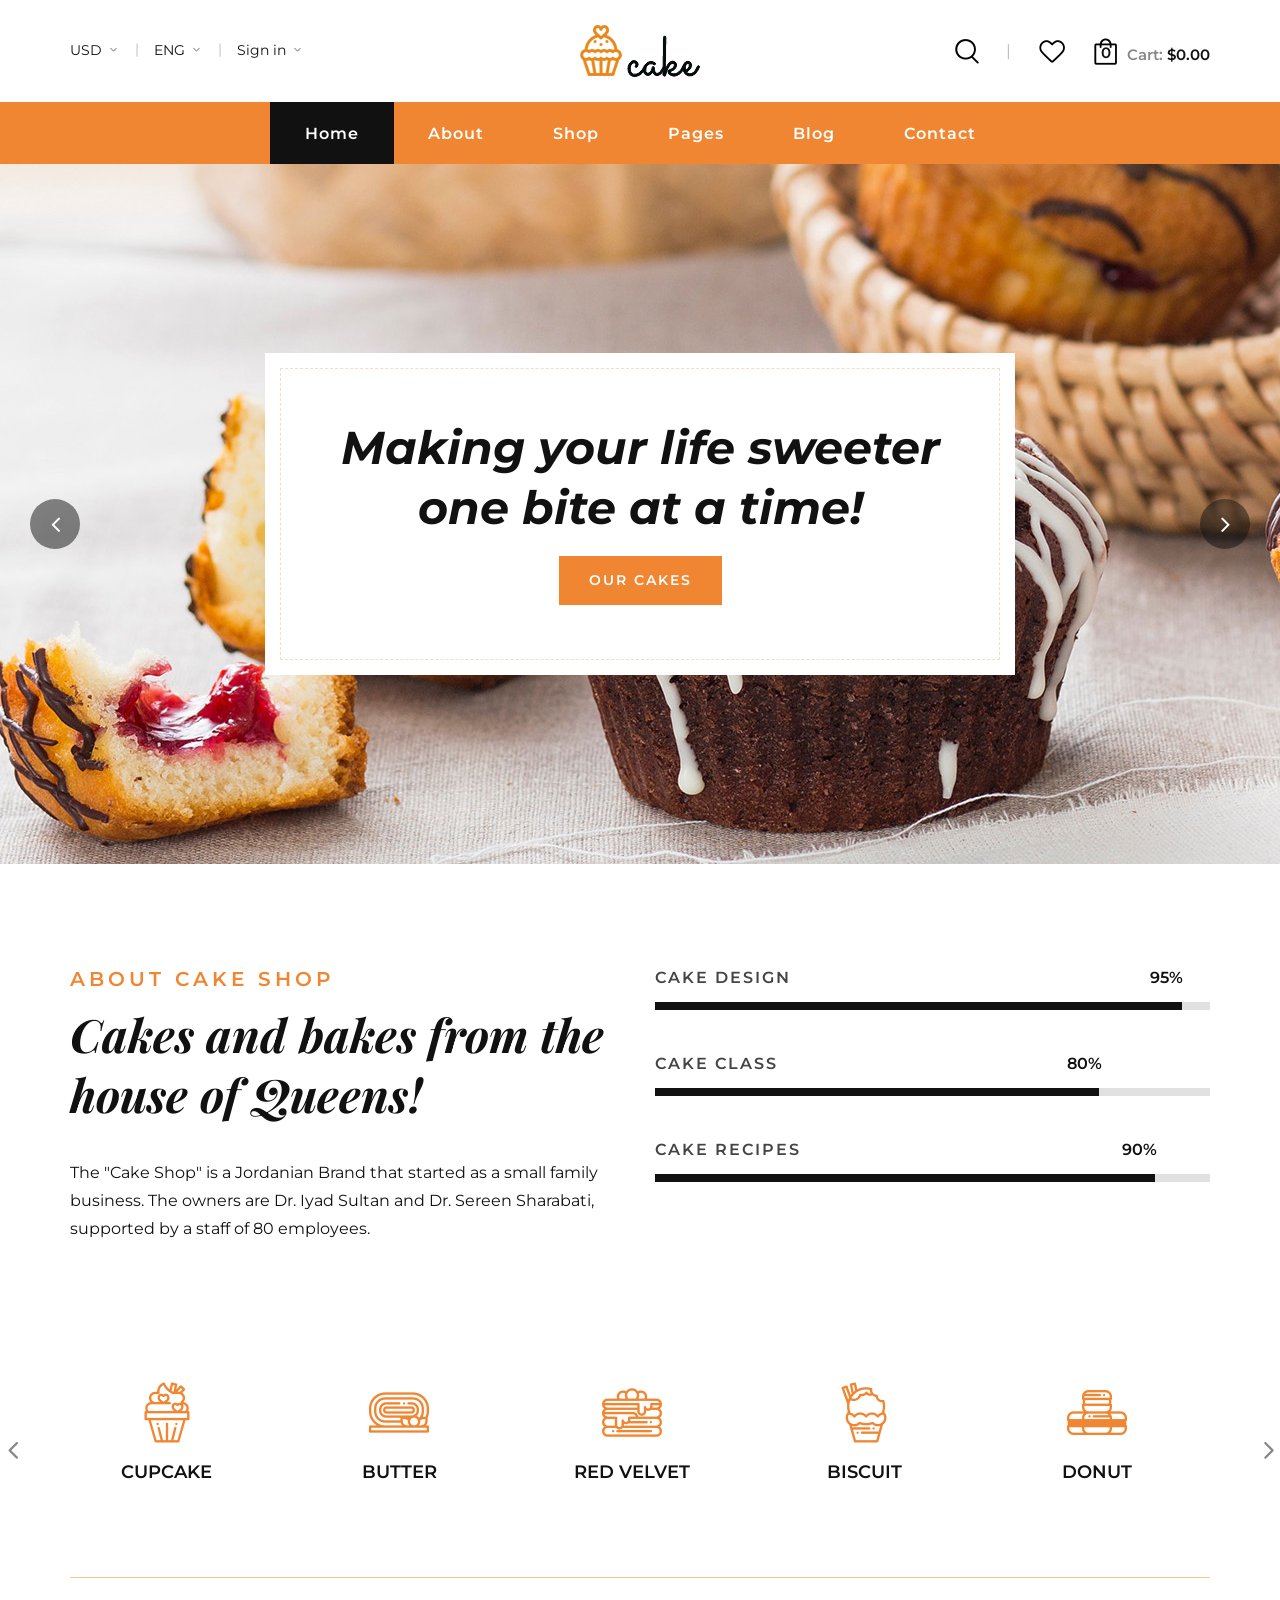
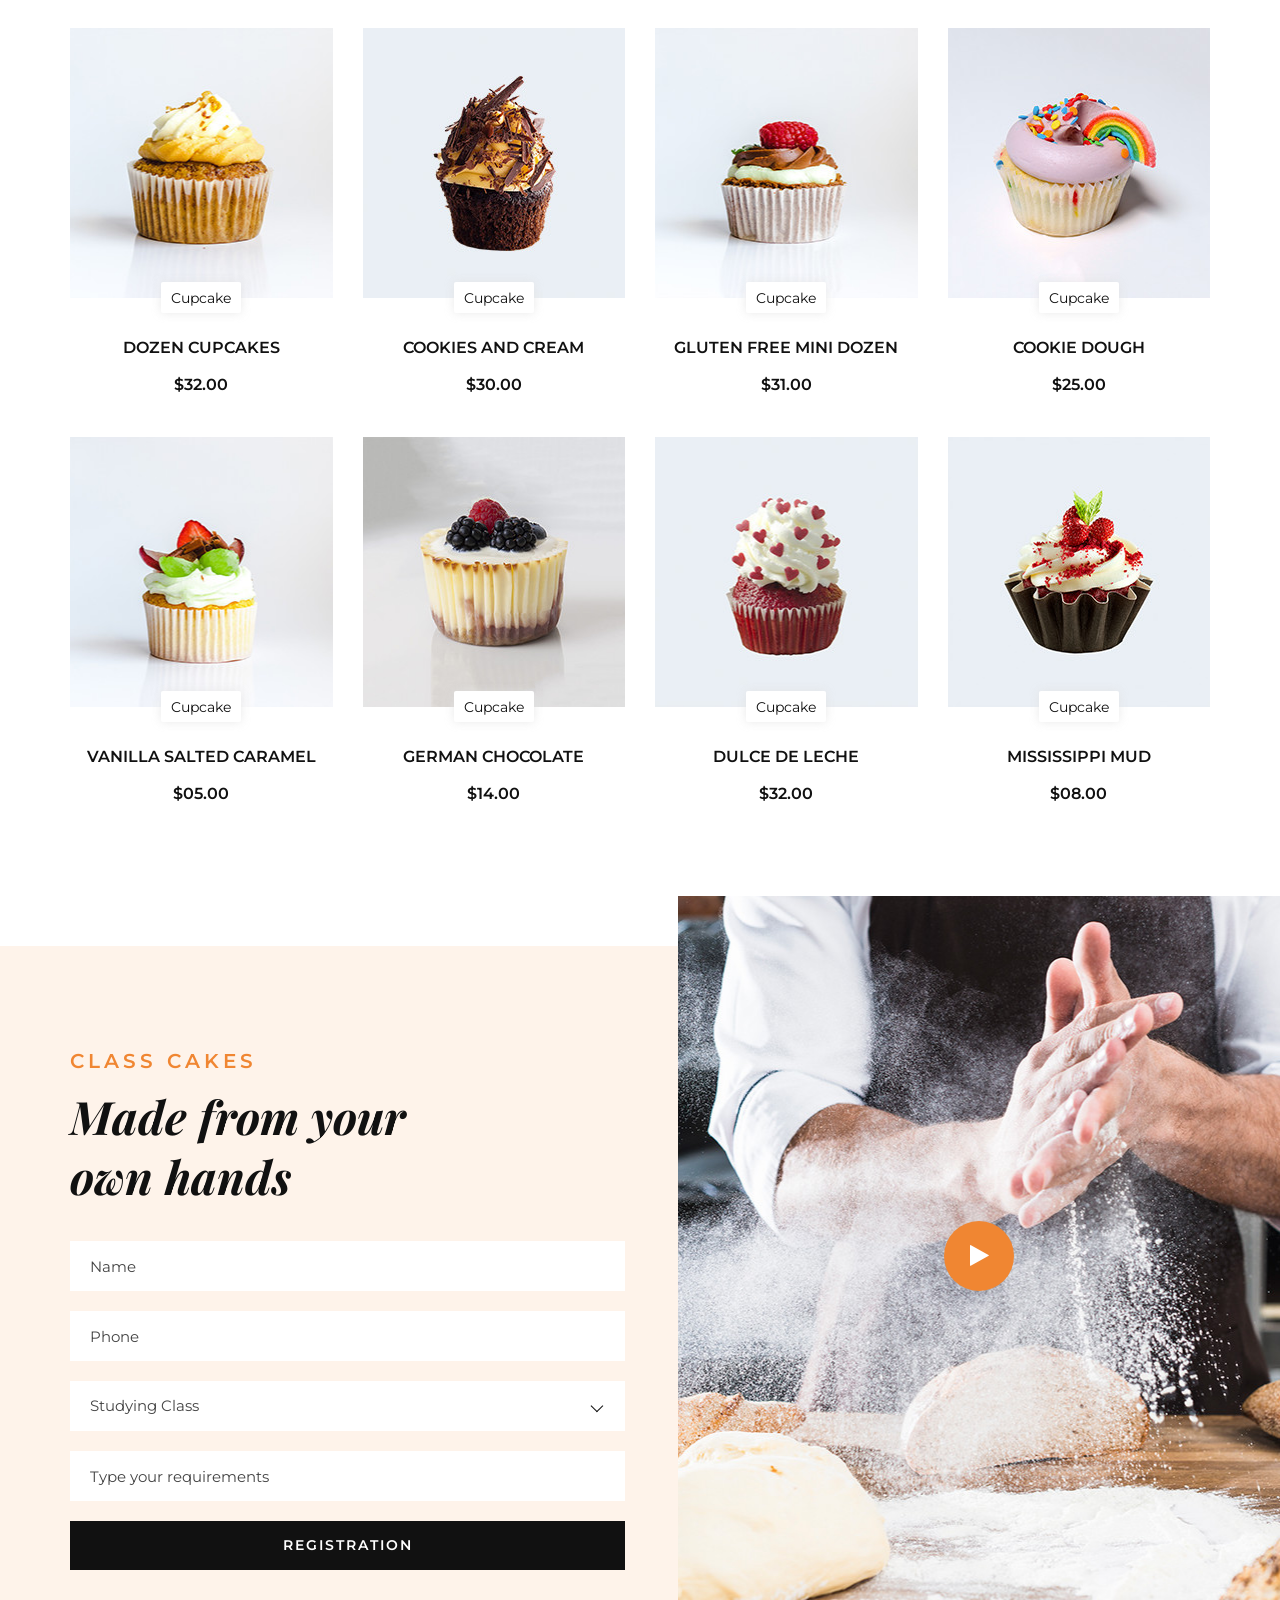
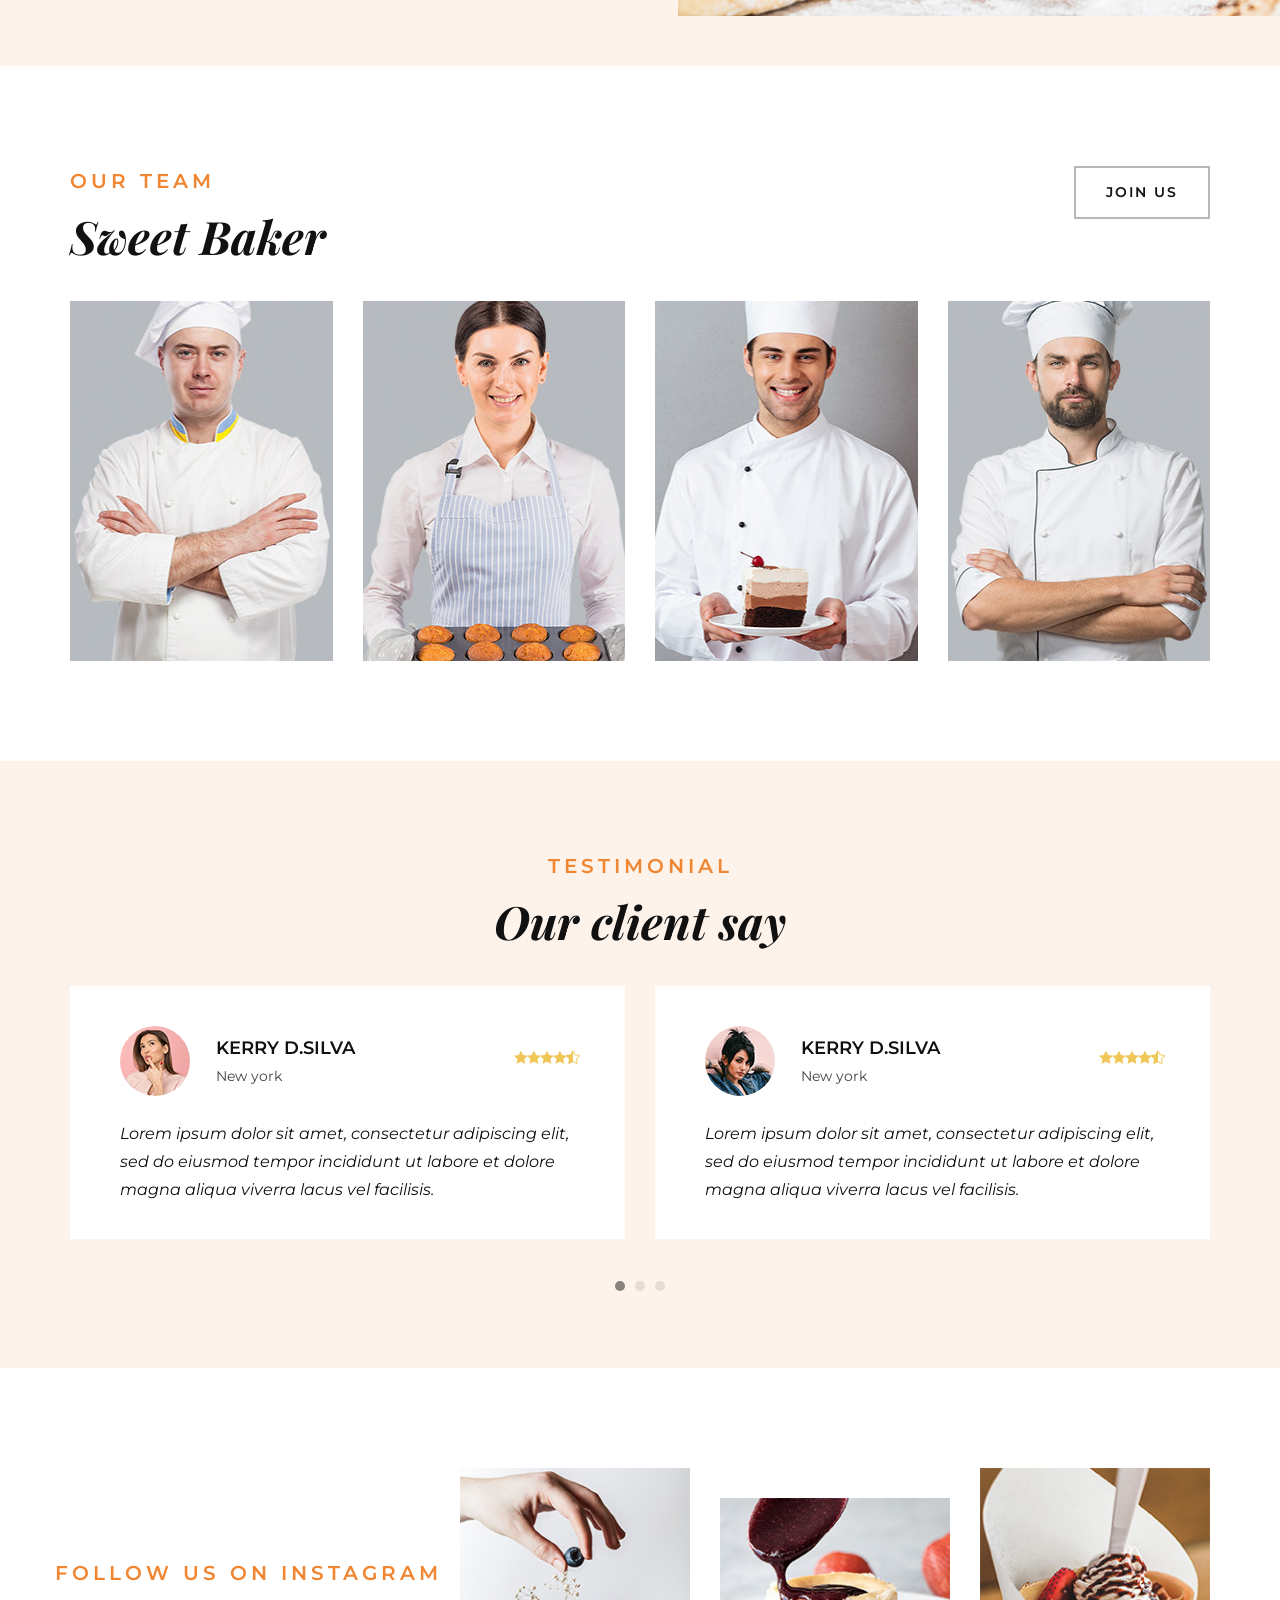
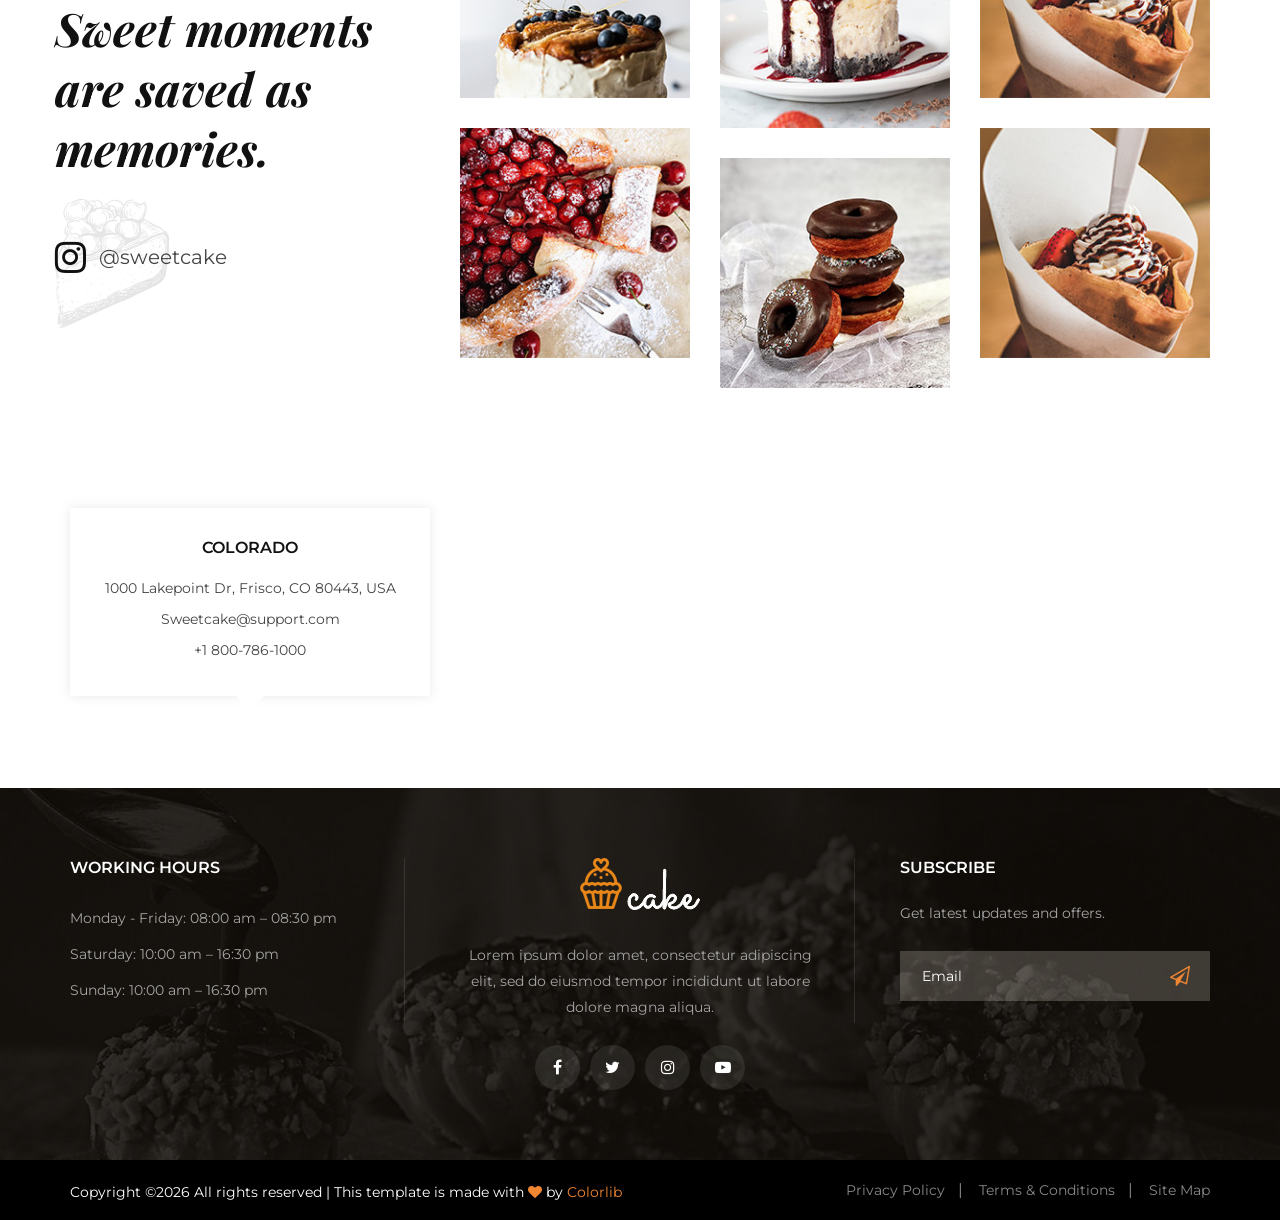
<file: cake-main_원본/index.html>
<!DOCTYPE html>
<html lang="zxx">

<head>
    <meta charset="UTF-8">
    <meta name="description" content="Cake Template">
    <meta name="keywords" content="Cake, unica, creative, html">
    <meta name="viewport" content="width=device-width, initial-scale=1.0">
    <meta http-equiv="X-UA-Compatible" content="ie=edge">
    <title>Cake | Template</title>

    <!-- Google Font -->
    <link href="https://fonts.googleapis.com/css2?family=Playfair+Display:wght@400;500;600;700;800;900&display=swap"
    rel="stylesheet">
    <link href="https://fonts.googleapis.com/css2?family=Montserrat:wght@300;400;500;600;700;800;900&display=swap"
    rel="stylesheet">

    <!-- Css Styles -->
    <link rel="stylesheet" href="css/bootstrap.min.css" type="text/css">
    <link rel="stylesheet" href="css/flaticon.css" type="text/css">
    <link rel="stylesheet" href="css/barfiller.css" type="text/css">
    <link rel="stylesheet" href="css/magnific-popup.css" type="text/css">
    <link rel="stylesheet" href="css/font-awesome.min.css" type="text/css">
    <link rel="stylesheet" href="css/elegant-icons.css" type="text/css">
    <link rel="stylesheet" href="css/nice-select.css" type="text/css">
    <link rel="stylesheet" href="css/owl.carousel.min.css" type="text/css">
    <link rel="stylesheet" href="css/slicknav.min.css" type="text/css">
    <link rel="stylesheet" href="css/style.css" type="text/css">
</head>

<body>
    <!-- Page Preloder -->
    <div id="preloder">
        <div class="loader"></div>
    </div>

    <!-- Offcanvas Menu Begin -->
    <div class="offcanvas-menu-overlay"></div>
    <div class="offcanvas-menu-wrapper">
        <div class="offcanvas__cart">
            <div class="offcanvas__cart__links">
                <a href="#" class="search-switch"><img src="img/icon/search.png" alt=""></a>
                <a href="#"><img src="img/icon/heart.png" alt=""></a>
            </div>
            <div class="offcanvas__cart__item">
                <a href="#"><img src="img/icon/cart.png" alt=""> <span>0</span></a>
                <div class="cart__price">Cart: <span>$0.00</span></div>
            </div>
        </div>
        <div class="offcanvas__logo">
            <a href="./index.html"><img src="img/logo.png" alt=""></a>
        </div>
        <div id="mobile-menu-wrap"></div>
        <div class="offcanvas__option">
            <ul>
                <li>USD <span class="arrow_carrot-down"></span>
                    <ul>
                        <li>EUR</li>
                        <li>USD</li>
                    </ul>
                </li>
                <li>ENG <span class="arrow_carrot-down"></span>
                    <ul>
                        <li>Spanish</li>
                        <li>ENG</li>
                    </ul>
                </li>
                <li><a href="#">Sign in</a> <span class="arrow_carrot-down"></span></li>
            </ul>
        </div>
    </div>
    <!-- Offcanvas Menu End -->

    <!-- Header Section Begin -->
    <header class="header">
        <div class="header__top">
            <div class="container">
                <div class="row">
                    <div class="col-lg-12">
                        <div class="header__top__inner">
                            <div class="header__top__left">
                                <ul>
                                    <li>USD <span class="arrow_carrot-down"></span>
                                        <ul>
                                            <li>EUR</li>
                                            <li>USD</li>
                                        </ul>
                                    </li>
                                    <li>ENG <span class="arrow_carrot-down"></span>
                                        <ul>
                                            <li>Spanish</li>
                                            <li>ENG</li>
                                        </ul>
                                    </li>
                                    <li><a href="#">Sign in</a> <span class="arrow_carrot-down"></span></li>
                                </ul>
                            </div>
                            <div class="header__logo">
                                <a href="./index.html"><img src="img/logo.png" alt=""></a>
                            </div>
                            <div class="header__top__right">
                                <div class="header__top__right__links">
                                    <a href="#" class="search-switch"><img src="img/icon/search.png" alt=""></a>
                                    <a href="#"><img src="img/icon/heart.png" alt=""></a>
                                </div>
                                <div class="header__top__right__cart">
                                    <a href="#"><img src="img/icon/cart.png" alt=""> <span>0</span></a>
                                    <div class="cart__price">Cart: <span>$0.00</span></div>
                                </div>
                            </div>
                        </div>
                    </div>
                </div>
                <div class="canvas__open"><i class="fa fa-bars"></i></div>
            </div>
        </div>
        <div class="container">
            <div class="row">
                <div class="col-lg-12">
                    <nav class="header__menu mobile-menu">
                        <ul>
                            <li class="active"><a href="./index.html">Home</a></li>
                            <li><a href="./about.html">About</a></li>
                            <li><a href="./shop.html">Shop</a></li>
                            <li><a href="#">Pages</a>
                                <ul class="dropdown">
                                    <li><a href="./shop-details.html">Shop Details</a></li>
                                    <li><a href="./shoping-cart.html">Shoping Cart</a></li>
                                    <li><a href="./checkout.html">Check Out</a></li>
                                    <li><a href="./wisslist.html">Wisslist</a></li>
                                    <li><a href="./Class.html">Class</a></li>
                                    <li><a href="./blog-details.html">Blog Details</a></li>
                                </ul>
                            </li>
                            <li><a href="./blog.html">Blog</a></li>
                            <li><a href="./contact.html">Contact</a></li>
                        </ul>
                    </nav>
                </div>
            </div>
        </div>
    </header>
    <!-- Header Section End -->

    <!-- Hero Section Begin -->
    <section class="hero">
        <div class="hero__slider owl-carousel">
            <div class="hero__item set-bg" data-setbg="img/hero/hero-1.jpg">
                <div class="container">
                    <div class="row d-flex justify-content-center">
                        <div class="col-lg-8">
                            <div class="hero__text">
                                <h2>Making your life sweeter one bite at a time!</h2>
                                <a href="#" class="primary-btn">Our cakes</a>
                            </div>
                        </div>
                    </div>
                </div>
            </div>
            <div class="hero__item set-bg" data-setbg="img/hero/hero-1.jpg">
                <div class="container">
                    <div class="row d-flex justify-content-center">
                        <div class="col-lg-8">
                            <div class="hero__text">
                                <h2>Making your life sweeter one bite at a time!</h2>
                                <a href="#" class="primary-btn">Our cakes</a>
                            </div>
                        </div>
                    </div>
                </div>
            </div>
        </div>
    </section>
    <!-- Hero Section End -->

    <!-- About Section Begin -->
    <section class="about spad">
        <div class="container">
            <div class="row">
                <div class="col-lg-6 col-md-6">
                    <div class="about__text">
                        <div class="section-title">
                            <span>About Cake shop</span>
                            <h2>Cakes and bakes from the house of Queens!</h2>
                        </div>
                        <p>The "Cake Shop" is a Jordanian Brand that started as a small family business. The owners are
                        Dr. Iyad Sultan and Dr. Sereen Sharabati, supported by a staff of 80 employees.</p>
                    </div>
                </div>
                <div class="col-lg-6 col-md-6">
                    <div class="about__bar">
                        <div class="about__bar__item">
                            <p>Cake design</p>
                            <div id="bar1" class="barfiller">
                                <div class="tipWrap"><span class="tip"></span></div>
                                <span class="fill" data-percentage="95"></span>
                            </div>
                        </div>
                        <div class="about__bar__item">
                            <p>Cake Class</p>
                            <div id="bar2" class="barfiller">
                                <div class="tipWrap"><span class="tip"></span></div>
                                <span class="fill" data-percentage="80"></span>
                            </div>
                        </div>
                        <div class="about__bar__item">
                            <p>Cake Recipes</p>
                            <div id="bar3" class="barfiller">
                                <div class="tipWrap"><span class="tip"></span></div>
                                <span class="fill" data-percentage="90"></span>
                            </div>
                        </div>
                    </div>
                </div>
            </div>
        </div>
    </section>
    <!-- About Section End -->

    <!-- Categories Section Begin -->
    <div class="categories">
        <div class="container">
            <div class="row">
                <div class="categories__slider owl-carousel">
                    <div class="categories__item">
                        <div class="categories__item__icon">
                            <span class="flaticon-029-cupcake-3"></span>
                            <h5>Cupcake</h5>
                        </div>
                    </div>
                    <div class="categories__item">
                        <div class="categories__item__icon">
                            <span class="flaticon-034-chocolate-roll"></span>
                            <h5>Butter</h5>
                        </div>
                    </div>
                    <div class="categories__item">
                        <div class="categories__item__icon">
                            <span class="flaticon-005-pancake"></span>
                            <h5>Red Velvet</h5>
                        </div>
                    </div>
                    <div class="categories__item">
                        <div class="categories__item__icon">
                            <span class="flaticon-030-cupcake-2"></span>
                            <h5>Biscuit</h5>
                        </div>
                    </div>
                    <div class="categories__item">
                        <div class="categories__item__icon">
                            <span class="flaticon-006-macarons"></span>
                            <h5>Donut</h5>
                        </div>
                    </div>
                    <div class="categories__item">
                        <div class="categories__item__icon">
                            <span class="flaticon-006-macarons"></span>
                            <h5>Cupcake</h5>
                        </div>
                    </div>
                </div>
            </div>
        </div>
    </div>
    <!-- Categories Section End -->

    <!-- Product Section Begin -->
    <section class="product spad">
        <div class="container">
            <div class="row">
                <div class="col-lg-3 col-md-6 col-sm-6">
                    <div class="product__item">
                        <div class="product__item__pic set-bg" data-setbg="img/shop/product-1.jpg">
                            <div class="product__label">
                                <span>Cupcake</span>
                            </div>
                        </div>
                        <div class="product__item__text">
                            <h6><a href="#">Dozen Cupcakes</a></h6>
                            <div class="product__item__price">$32.00</div>
                            <div class="cart_add">
                                <a href="#">Add to cart</a>
                            </div>
                        </div>
                    </div>
                </div>
                <div class="col-lg-3 col-md-6 col-sm-6">
                    <div class="product__item">
                        <div class="product__item__pic set-bg" data-setbg="img/shop/product-2.jpg">
                            <div class="product__label">
                                <span>Cupcake</span>
                            </div>
                        </div>
                        <div class="product__item__text">
                            <h6><a href="#">Cookies and Cream</a></h6>
                            <div class="product__item__price">$30.00</div>
                            <div class="cart_add">
                                <a href="#">Add to cart</a>
                            </div>
                        </div>
                    </div>
                </div>
                <div class="col-lg-3 col-md-6 col-sm-6">
                    <div class="product__item">
                        <div class="product__item__pic set-bg" data-setbg="img/shop/product-3.jpg">
                            <div class="product__label">
                                <span>Cupcake</span>
                            </div>
                        </div>
                        <div class="product__item__text">
                            <h6><a href="#">Gluten Free Mini Dozen</a></h6>
                            <div class="product__item__price">$31.00</div>
                            <div class="cart_add">
                                <a href="#">Add to cart</a>
                            </div>
                        </div>
                    </div>
                </div>
                <div class="col-lg-3 col-md-6 col-sm-6">
                    <div class="product__item">
                        <div class="product__item__pic set-bg" data-setbg="img/shop/product-4.jpg">
                            <div class="product__label">
                                <span>Cupcake</span>
                            </div>
                        </div>
                        <div class="product__item__text">
                            <h6><a href="#">Cookie Dough</a></h6>
                            <div class="product__item__price">$25.00</div>
                            <div class="cart_add">
                                <a href="#">Add to cart</a>
                            </div>
                        </div>
                    </div>
                </div>
                <div class="col-lg-3 col-md-6 col-sm-6">
                    <div class="product__item">
                        <div class="product__item__pic set-bg" data-setbg="img/shop/product-5.jpg">
                            <div class="product__label">
                                <span>Cupcake</span>
                            </div>
                        </div>
                        <div class="product__item__text">
                            <h6><a href="#">Vanilla Salted Caramel</a></h6>
                            <div class="product__item__price">$05.00</div>
                            <div class="cart_add">
                                <a href="#">Add to cart</a>
                            </div>
                        </div>
                    </div>
                </div>
                <div class="col-lg-3 col-md-6 col-sm-6">
                    <div class="product__item">
                        <div class="product__item__pic set-bg" data-setbg="img/shop/product-6.jpg">
                            <div class="product__label">
                                <span>Cupcake</span>
                            </div>
                        </div>
                        <div class="product__item__text">
                            <h6><a href="#">German Chocolate</a></h6>
                            <div class="product__item__price">$14.00</div>
                            <div class="cart_add">
                                <a href="#">Add to cart</a>
                            </div>
                        </div>
                    </div>
                </div>
                <div class="col-lg-3 col-md-6 col-sm-6">
                    <div class="product__item">
                        <div class="product__item__pic set-bg" data-setbg="img/shop/product-7.jpg">
                            <div class="product__label">
                                <span>Cupcake</span>
                            </div>
                        </div>
                        <div class="product__item__text">
                            <h6><a href="#">Dulce De Leche</a></h6>
                            <div class="product__item__price">$32.00</div>
                            <div class="cart_add">
                                <a href="#">Add to cart</a>
                            </div>
                        </div>
                    </div>
                </div>
                <div class="col-lg-3 col-md-6 col-sm-6">
                    <div class="product__item">
                        <div class="product__item__pic set-bg" data-setbg="img/shop/product-8.jpg">
                            <div class="product__label">
                                <span>Cupcake</span>
                            </div>
                        </div>
                        <div class="product__item__text">
                            <h6><a href="#">Mississippi Mud</a></h6>
                            <div class="product__item__price">$08.00</div>
                            <div class="cart_add">
                                <a href="#">Add to cart</a>
                            </div>
                        </div>
                    </div>
                </div>
            </div>
        </div>
    </section>
    <!-- Product Section End -->

    <!-- Class Section Begin -->
    <section class="class spad">
        <div class="container">
            <div class="row">
                <div class="col-lg-6">
                    <div class="class__form">
                        <div class="section-title">
                            <span>Class cakes</span>
                            <h2>Made from your <br />own hands</h2>
                        </div>
                        <form action="#">
                            <input type="text" placeholder="Name">
                            <input type="text" placeholder="Phone">
                            <select>
                                <option value="">Studying Class</option>
                                <option value="">Writting Class</option>
                                <option value="">Reading Class</option>
                            </select>
                            <input type="text" placeholder="Type your requirements">
                            <button type="submit" class="site-btn">registration</button>
                        </form>
                    </div>
                </div>
            </div>
            <div class="class__video set-bg" data-setbg="img/class-video.jpg">
                <a href="https://www.youtube.com/watch?v=8PJ3_p7VqHw&list=RD8PJ3_p7VqHw&start_radio=1"
                class="play-btn video-popup"><i class="fa fa-play"></i></a>
            </div>
        </div>
    </section>
    <!-- Class Section End -->

    <!-- Team Section Begin -->
    <section class="team spad">
        <div class="container">
            <div class="row">
                <div class="col-lg-7 col-md-7 col-sm-7">
                    <div class="section-title">
                        <span>Our team</span>
                        <h2>Sweet Baker </h2>
                    </div>
                </div>
                <div class="col-lg-5 col-md-5 col-sm-5">
                    <div class="team__btn">
                        <a href="#" class="primary-btn">Join Us</a>
                    </div>
                </div>
            </div>
            <div class="row">
                <div class="col-lg-3 col-md-6 col-sm-6">
                    <div class="team__item set-bg" data-setbg="img/team/team-1.jpg">
                        <div class="team__item__text">
                            <h6>Randy Butler</h6>
                            <span>Decorater</span>
                            <div class="team__item__social">
                                <a href="#"><i class="fa fa-facebook"></i></a>
                                <a href="#"><i class="fa fa-twitter"></i></a>
                                <a href="#"><i class="fa fa-instagram"></i></a>
                                <a href="#"><i class="fa fa-youtube-play"></i></a>
                            </div>
                        </div>
                    </div>
                </div>
                <div class="col-lg-3 col-md-6 col-sm-6">
                    <div class="team__item set-bg" data-setbg="img/team/team-2.jpg">
                        <div class="team__item__text">
                            <h6>Randy Butler</h6>
                            <span>Decorater</span>
                            <div class="team__item__social">
                                <a href="#"><i class="fa fa-facebook"></i></a>
                                <a href="#"><i class="fa fa-twitter"></i></a>
                                <a href="#"><i class="fa fa-instagram"></i></a>
                                <a href="#"><i class="fa fa-youtube-play"></i></a>
                            </div>
                        </div>
                    </div>
                </div>
                <div class="col-lg-3 col-md-6 col-sm-6">
                    <div class="team__item set-bg" data-setbg="img/team/team-3.jpg">
                        <div class="team__item__text">
                            <h6>Randy Butler</h6>
                            <span>Decorater</span>
                            <div class="team__item__social">
                                <a href="#"><i class="fa fa-facebook"></i></a>
                                <a href="#"><i class="fa fa-twitter"></i></a>
                                <a href="#"><i class="fa fa-instagram"></i></a>
                                <a href="#"><i class="fa fa-youtube-play"></i></a>
                            </div>
                        </div>
                    </div>
                </div>
                <div class="col-lg-3 col-md-6 col-sm-6">
                    <div class="team__item set-bg" data-setbg="img/team/team-4.jpg">
                        <div class="team__item__text">
                            <h6>Randy Butler</h6>
                            <span>Decorater</span>
                            <div class="team__item__social">
                                <a href="#"><i class="fa fa-facebook"></i></a>
                                <a href="#"><i class="fa fa-twitter"></i></a>
                                <a href="#"><i class="fa fa-instagram"></i></a>
                                <a href="#"><i class="fa fa-youtube-play"></i></a>
                            </div>
                        </div>
                    </div>
                </div>
            </div>
        </div>
    </section>
    <!-- Team Section End -->

    <!-- Testimonial Section Begin -->
    <section class="testimonial spad">
        <div class="container">
            <div class="row">
                <div class="col-lg-12 text-center">
                    <div class="section-title">
                        <span>Testimonial</span>
                        <h2>Our client say</h2>
                    </div>
                </div>
            </div>
            <div class="row">
                <div class="testimonial__slider owl-carousel">
                    <div class="col-lg-6">
                        <div class="testimonial__item">
                            <div class="testimonial__author">
                                <div class="testimonial__author__pic">
                                    <img src="img/testimonial/ta-1.jpg" alt="">
                                </div>
                                <div class="testimonial__author__text">
                                    <h5>Kerry D.Silva</h5>
                                    <span>New york</span>
                                </div>
                            </div>
                            <div class="rating">
                                <span class="icon_star"></span>
                                <span class="icon_star"></span>
                                <span class="icon_star"></span>
                                <span class="icon_star"></span>
                                <span class="icon_star-half_alt"></span>
                            </div>
                            <p>Lorem ipsum dolor sit amet, consectetur adipiscing elit, sed do eiusmod tempor incididunt
                            ut labore et dolore magna aliqua viverra lacus vel facilisis.</p>
                        </div>
                    </div>
                    <div class="col-lg-6">
                        <div class="testimonial__item">
                            <div class="testimonial__author">
                                <div class="testimonial__author__pic">
                                    <img src="img/testimonial/ta-2.jpg" alt="">
                                </div>
                                <div class="testimonial__author__text">
                                    <h5>Kerry D.Silva</h5>
                                    <span>New york</span>
                                </div>
                            </div>
                            <div class="rating">
                                <span class="icon_star"></span>
                                <span class="icon_star"></span>
                                <span class="icon_star"></span>
                                <span class="icon_star"></span>
                                <span class="icon_star-half_alt"></span>
                            </div>
                            <p>Lorem ipsum dolor sit amet, consectetur adipiscing elit, sed do eiusmod tempor incididunt
                            ut labore et dolore magna aliqua viverra lacus vel facilisis.</p>
                        </div>
                    </div>
                    <div class="col-lg-6">
                        <div class="testimonial__item">
                            <div class="testimonial__author">
                                <div class="testimonial__author__pic">
                                    <img src="img/testimonial/ta-1.jpg" alt="">
                                </div>
                                <div class="testimonial__author__text">
                                    <h5>Ophelia Nunez</h5>
                                    <span>London</span>
                                </div>
                            </div>
                            <div class="rating">
                                <span class="icon_star"></span>
                                <span class="icon_star"></span>
                                <span class="icon_star"></span>
                                <span class="icon_star"></span>
                                <span class="icon_star-half_alt"></span>
                            </div>
                            <p>Lorem ipsum dolor sit amet, consectetur adipiscing elit, sed do eiusmod tempor incididunt
                            ut labore et dolore magna aliqua viverra lacus vel facilisis.</p>
                        </div>
                    </div>
                    <div class="col-lg-6">
                        <div class="testimonial__item">
                            <div class="testimonial__author">
                                <div class="testimonial__author__pic">
                                    <img src="img/testimonial/ta-2.jpg" alt="">
                                </div>
                                <div class="testimonial__author__text">
                                    <h5>Kerry D.Silva</h5>
                                    <span>New york</span>
                                </div>
                            </div>
                            <div class="rating">
                                <span class="icon_star"></span>
                                <span class="icon_star"></span>
                                <span class="icon_star"></span>
                                <span class="icon_star"></span>
                                <span class="icon_star-half_alt"></span>
                            </div>
                            <p>Lorem ipsum dolor sit amet, consectetur adipiscing elit, sed do eiusmod tempor incididunt
                            ut labore et dolore magna aliqua viverra lacus vel facilisis.</p>
                        </div>
                    </div>
                    <div class="col-lg-6">
                        <div class="testimonial__item">
                            <div class="testimonial__author">
                                <div class="testimonial__author__pic">
                                    <img src="img/testimonial/ta-1.jpg" alt="">
                                </div>
                                <div class="testimonial__author__text">
                                    <h5>Ophelia Nunez</h5>
                                    <span>London</span>
                                </div>
                            </div>
                            <div class="rating">
                                <span class="icon_star"></span>
                                <span class="icon_star"></span>
                                <span class="icon_star"></span>
                                <span class="icon_star"></span>
                                <span class="icon_star-half_alt"></span>
                            </div>
                            <p>Lorem ipsum dolor sit amet, consectetur adipiscing elit, sed do eiusmod tempor incididunt
                            ut labore et dolore magna aliqua viverra lacus vel facilisis.</p>
                        </div>
                    </div>
                    <div class="col-lg-6">
                        <div class="testimonial__item">
                            <div class="testimonial__author">
                                <div class="testimonial__author__pic">
                                    <img src="img/testimonial/ta-2.jpg" alt="">
                                </div>
                                <div class="testimonial__author__text">
                                    <h5>Kerry D.Silva</h5>
                                    <span>New york</span>
                                </div>
                            </div>
                            <div class="rating">
                                <span class="icon_star"></span>
                                <span class="icon_star"></span>
                                <span class="icon_star"></span>
                                <span class="icon_star"></span>
                                <span class="icon_star-half_alt"></span>
                            </div>
                            <p>Lorem ipsum dolor sit amet, consectetur adipiscing elit, sed do eiusmod tempor incididunt
                            ut labore et dolore magna aliqua viverra lacus vel facilisis.</p>
                        </div>
                    </div>
                </div>
            </div>
        </div>
    </section>
    <!-- Testimonial Section End -->

    <!-- Instagram Section Begin -->
    <section class="instagram spad">
        <div class="container">
            <div class="row">
                <div class="col-lg-4 p-0">
                    <div class="instagram__text">
                        <div class="section-title">
                            <span>Follow us on instagram</span>
                            <h2>Sweet moments are saved as memories.</h2>
                        </div>
                        <h5><i class="fa fa-instagram"></i> @sweetcake</h5>
                    </div>
                </div>
                <div class="col-lg-8">
                    <div class="row">
                        <div class="col-lg-4 col-md-4 col-sm-4 col-6">
                            <div class="instagram__pic">
                                <img src="img/instagram/instagram-1.jpg" alt="">
                            </div>
                        </div>
                        <div class="col-lg-4 col-md-4 col-sm-4 col-6">
                            <div class="instagram__pic middle__pic">
                                <img src="img/instagram/instagram-2.jpg" alt="">
                            </div>
                        </div>
                        <div class="col-lg-4 col-md-4 col-sm-4 col-6">
                            <div class="instagram__pic">
                                <img src="img/instagram/instagram-3.jpg" alt="">
                            </div>
                        </div>
                        <div class="col-lg-4 col-md-4 col-sm-4 col-6">
                            <div class="instagram__pic">
                                <img src="img/instagram/instagram-4.jpg" alt="">
                            </div>
                        </div>
                        <div class="col-lg-4 col-md-4 col-sm-4 col-6">
                            <div class="instagram__pic middle__pic">
                                <img src="img/instagram/instagram-5.jpg" alt="">
                            </div>
                        </div>
                        <div class="col-lg-4 col-md-4 col-sm-4 col-6">
                            <div class="instagram__pic">
                                <img src="img/instagram/instagram-3.jpg" alt="">
                            </div>
                        </div>
                    </div>
                </div>
            </div>
        </div>
    </section>
    <!-- Instagram Section End -->

    <!-- Map Begin -->
    <div class="map">
        <div class="container">
            <div class="row">
                <div class="col-lg-4 col-md-7">
                    <div class="map__inner">
                        <h6>COlorado</h6>
                        <ul>
                            <li>1000 Lakepoint Dr, Frisco, CO 80443, USA</li>
                            <li>Sweetcake@support.com</li>
                            <li>+1 800-786-1000</li>
                        </ul>
                    </div>
                </div>
            </div>
        </div>
        <div class="map__iframe">
            <iframe src="https://www.google.com/maps/embed?pb=!1m14!1m12!1m3!1d10784.188505644011!2d19.053119335158936!3d47.48899529453826!2m3!1f0!2f0!3f0!3m2!1i1024!2i768!4f13.1!5e0!3m2!1sen!2sbd!4v1543907528304" height="300" style="border:0;" allowfullscreen="" aria-hidden="false" tabindex="0"></iframe>
        </div>
    </div>
    <!-- Map End -->

    <!-- Footer Section Begin -->
    <footer class="footer set-bg" data-setbg="img/footer-bg.jpg">
        <div class="container">
            <div class="row">
                <div class="col-lg-4 col-md-6 col-sm-6">
                    <div class="footer__widget">
                        <h6>WORKING HOURS</h6>
                        <ul>
                            <li>Monday - Friday: 08:00 am – 08:30 pm</li>
                            <li>Saturday: 10:00 am – 16:30 pm</li>
                            <li>Sunday: 10:00 am – 16:30 pm</li>
                        </ul>
                    </div>
                </div>
                <div class="col-lg-4 col-md-6 col-sm-6">
                    <div class="footer__about">
                        <div class="footer__logo">
                            <a href="#"><img src="img/footer-logo.png" alt=""></a>
                        </div>
                        <p>Lorem ipsum dolor amet, consectetur adipiscing elit, sed do eiusmod tempor incididunt ut
                        labore dolore magna aliqua.</p>
                        <div class="footer__social">
                            <a href="#"><i class="fa fa-facebook"></i></a>
                            <a href="#"><i class="fa fa-twitter"></i></a>
                            <a href="#"><i class="fa fa-instagram"></i></a>
                            <a href="#"><i class="fa fa-youtube-play"></i></a>
                        </div>
                    </div>
                </div>
                <div class="col-lg-4 col-md-6 col-sm-6">
                    <div class="footer__newslatter">
                        <h6>Subscribe</h6>
                        <p>Get latest updates and offers.</p>
                        <form action="#">
                            <input type="text" placeholder="Email">
                            <button type="submit"><i class="fa fa-send-o"></i></button>
                        </form>
                    </div>
                </div>
            </div>
        </div>
        <div class="copyright">
            <div class="container">
                <div class="row">
                    <div class="col-lg-7">
                        <p class="copyright__text text-white"><!-- Link back to Colorlib can't be removed. Template is licensed under CC BY 3.0. -->
                          Copyright &copy;<script>document.write(new Date().getFullYear());</script> All rights reserved | This template is made with <i class="fa fa-heart" aria-hidden="true"></i> by <a href="https://colorlib.com" target="_blank">Colorlib</a>
                          <!-- Link back to Colorlib can't be removed. Template is licensed under CC BY 3.0. -->
                      </p>
                  </div>
                  <div class="col-lg-5">
                    <div class="copyright__widget">
                        <ul>
                            <li><a href="#">Privacy Policy</a></li>
                            <li><a href="#">Terms & Conditions</a></li>
                            <li><a href="#">Site Map</a></li>
                        </ul>
                    </div>
                </div>
            </div>
        </div>
    </div>
</footer>
<!-- Footer Section End -->

<!-- Search Begin -->
<div class="search-model">
    <div class="h-100 d-flex align-items-center justify-content-center">
        <div class="search-close-switch">+</div>
        <form class="search-model-form">
            <input type="text" id="search-input" placeholder="Search here.....">
        </form>
    </div>
</div>
<!-- Search End -->

<!-- Js Plugins -->
<script src="js/jquery-3.3.1.min.js"></script>
<script src="js/bootstrap.min.js"></script>
<script src="js/jquery.nice-select.min.js"></script>
<script src="js/jquery.barfiller.js"></script>
<script src="js/jquery.magnific-popup.min.js"></script>
<script src="js/jquery.slicknav.js"></script>
<script src="js/owl.carousel.min.js"></script>
<script src="js/jquery.nicescroll.min.js"></script>
<script src="js/main.js"></script>
</body>

</html>
</file>
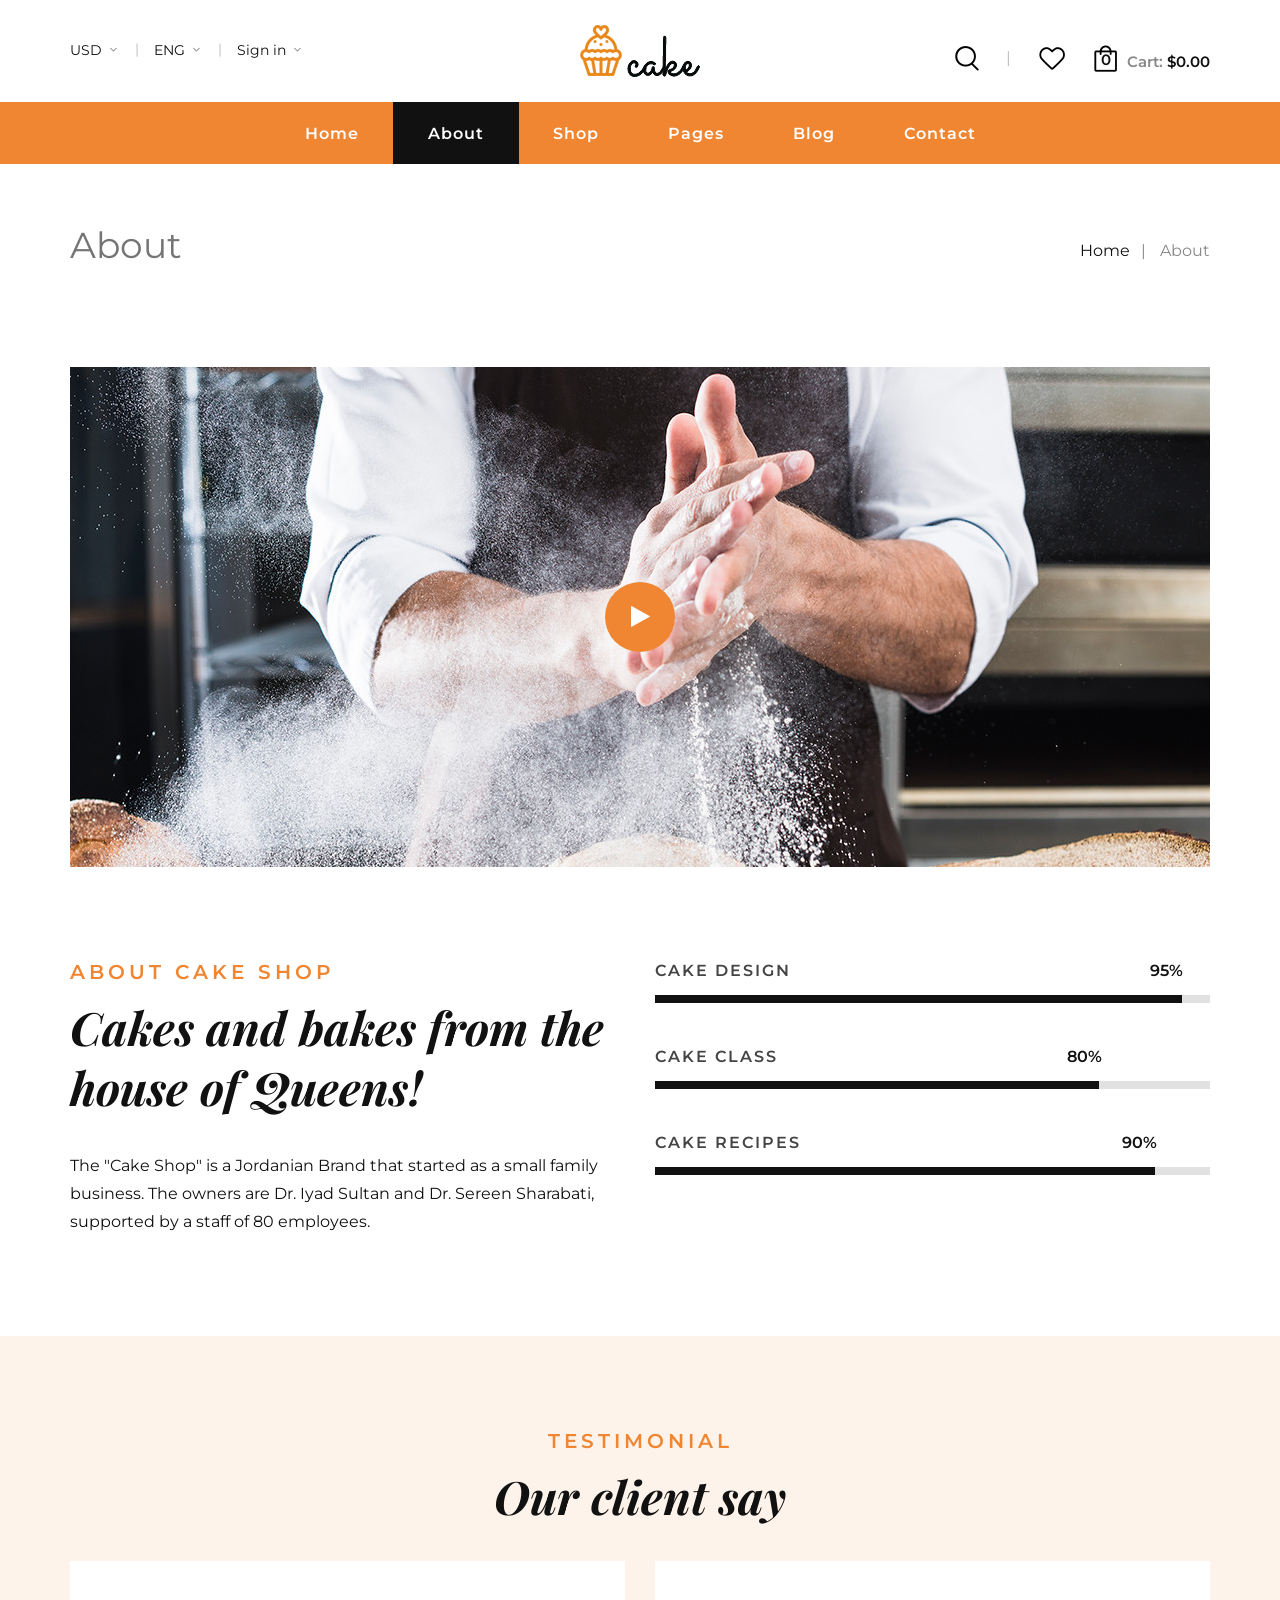
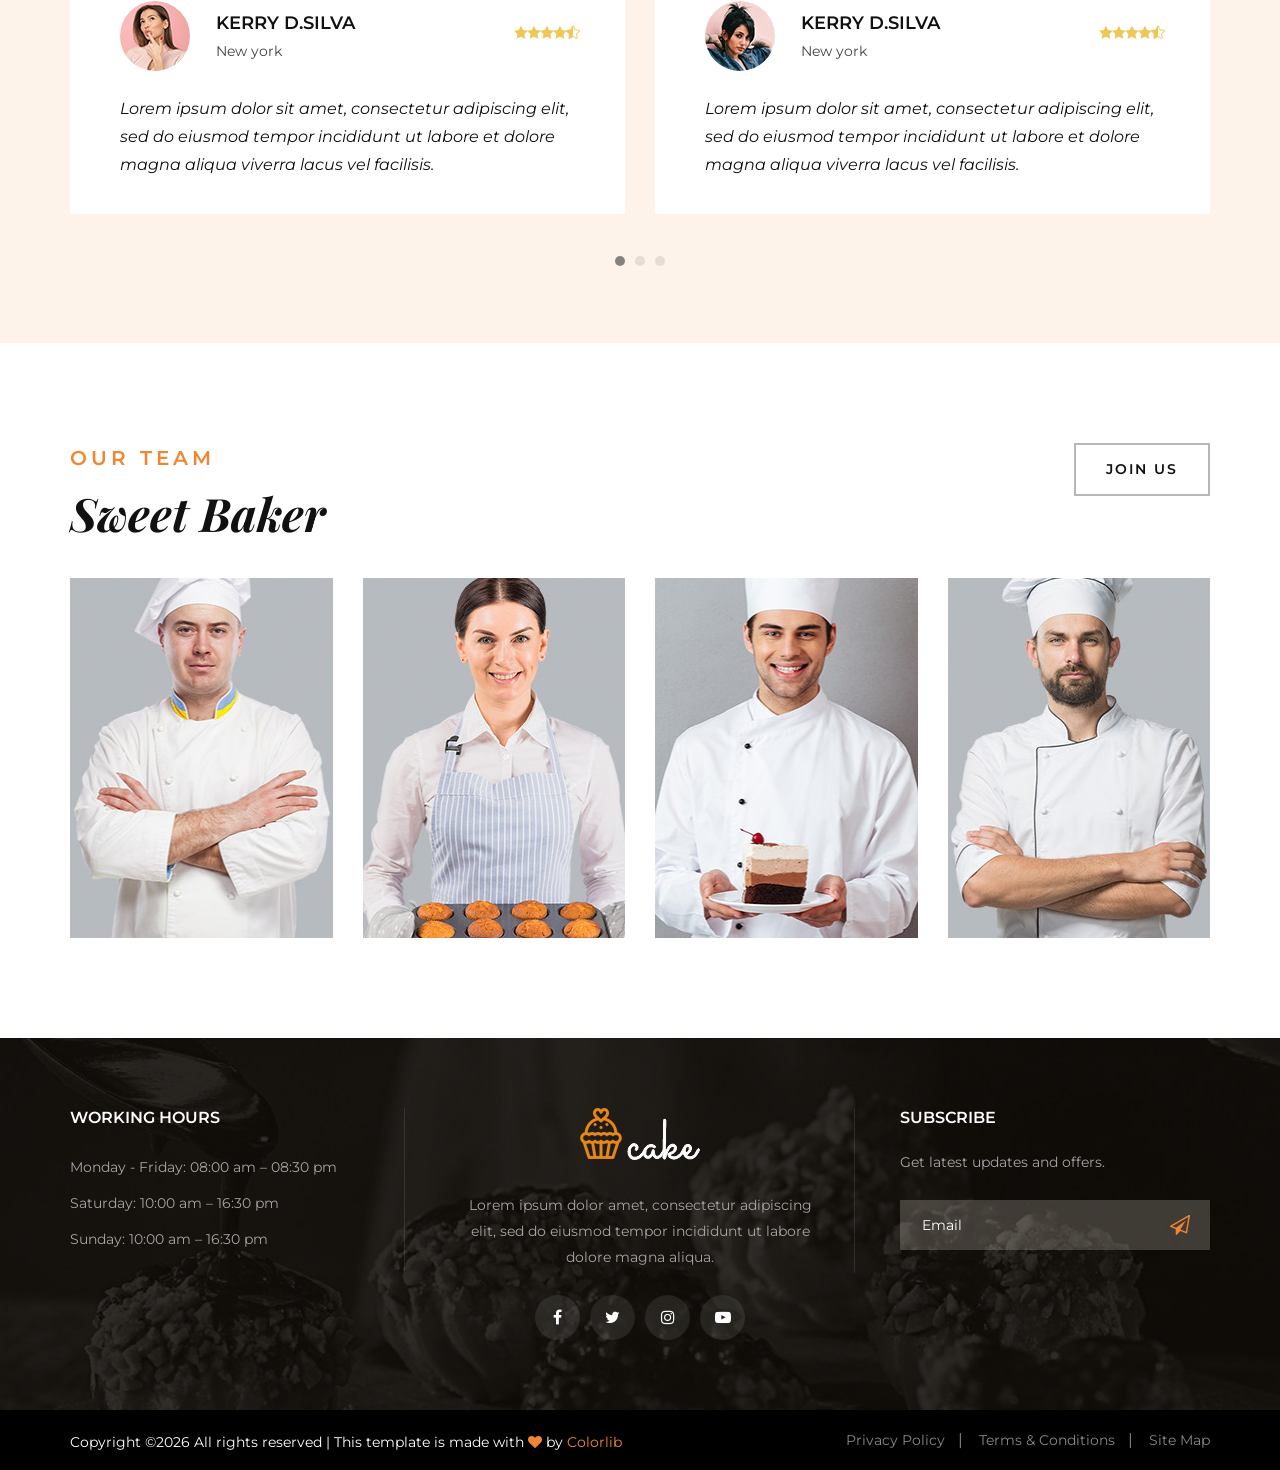
<file: cake-main/about.html>
<!DOCTYPE html>
<html lang="zxx">

<head>
    <meta charset="UTF-8">
    <meta name="description" content="Cake Template">
    <meta name="keywords" content="Cake, unica, creative, html">
    <meta name="viewport" content="width=device-width, initial-scale=1.0">
    <meta http-equiv="X-UA-Compatible" content="ie=edge">
    <title>Cake | Template</title>

    <!-- Google Font -->
    <link href="https://fonts.googleapis.com/css2?family=Playfair+Display:wght@400;500;600;700;800;900&display=swap"
    rel="stylesheet">
    <link href="https://fonts.googleapis.com/css2?family=Montserrat:wght@300;400;500;600;700;800;900&display=swap"
    rel="stylesheet">

    <!-- Css Styles -->
    <link rel="stylesheet" href="css/bootstrap.min.css" type="text/css">
    <link rel="stylesheet" href="css/flaticon.css" type="text/css">
    <link rel="stylesheet" href="css/barfiller.css" type="text/css">
    <link rel="stylesheet" href="css/magnific-popup.css" type="text/css">
    <link rel="stylesheet" href="css/font-awesome.min.css" type="text/css">
    <link rel="stylesheet" href="css/elegant-icons.css" type="text/css">
    <link rel="stylesheet" href="css/nice-select.css" type="text/css">
    <link rel="stylesheet" href="css/owl.carousel.min.css" type="text/css">
    <link rel="stylesheet" href="css/slicknav.min.css" type="text/css">
    <link rel="stylesheet" href="css/style.css" type="text/css">
</head>

<body>
    <!-- Page Preloder -->
    <div id="preloder">
        <div class="loader"></div>
    </div>

    <!-- Offcanvas Menu Begin -->
    <div class="offcanvas-menu-overlay"></div>
    <div class="offcanvas-menu-wrapper">
        <div class="offcanvas__cart">
            <div class="offcanvas__cart__links">
                <a href="#" class="search-switch"><img src="img/icon/search.png" alt=""></a>
                <a href="#"><img src="img/icon/heart.png" alt=""></a>
            </div>
            <div class="offcanvas__cart__item">
                <a href="#"><img src="img/icon/cart.png" alt=""> <span>0</span></a>
                <div class="cart__price">Cart: <span>$0.00</span></div>
            </div>
        </div>
        <div class="offcanvas__logo">
            <a href="./index.html"><img src="img/logo.png" alt=""></a>
        </div>
        <div id="mobile-menu-wrap"></div>
        <div class="offcanvas__option">
            <ul>
                <li>USD <span class="arrow_carrot-down"></span>
                    <ul>
                        <li>EUR</li>
                        <li>USD</li>
                    </ul>
                </li>
                <li>ENG <span class="arrow_carrot-down"></span>
                    <ul>
                        <li>Spanish</li>
                        <li>ENG</li>
                    </ul>
                </li>
                <li><a href="#">Sign in</a> <span class="arrow_carrot-down"></span></li>
            </ul>
        </div>
    </div>
    <!-- Offcanvas Menu End -->

    <!-- Header Section Begin -->
    <header class="header">
        <div class="header__top">
            <div class="container">
                <div class="row">
                    <div class="col-lg-12">
                        <div class="header__top__inner">
                            <div class="header__top__left">
                                <ul>
                                    <li>USD <span class="arrow_carrot-down"></span>
                                        <ul>
                                            <li>EUR</li>
                                            <li>USD</li>
                                        </ul>
                                    </li>
                                    <li>ENG <span class="arrow_carrot-down"></span>
                                        <ul>
                                            <li>Spanish</li>
                                            <li>ENG</li>
                                        </ul>
                                    </li>
                                    <li><a href="#">Sign in</a> <span class="arrow_carrot-down"></span></li>
                                </ul>
                            </div>
                            <div class="header__logo">
                                <a href="./index.html"><img src="img/logo.png" alt=""></a>
                            </div>
                            <div class="header__top__right">
                                <div class="header__top__right__links">
                                    <a href="#" class="search-switch"><img src="img/icon/search.png" alt=""></a>
                                    <a href="#"><img src="img/icon/heart.png" alt=""></a>
                                </div>
                                <div class="header__top__right__cart">
                                    <a href="#"><img src="img/icon/cart.png" alt=""> <span>0</span></a>
                                    <div class="cart__price">Cart: <span>$0.00</span></div>
                                </div>
                            </div>
                        </div>
                    </div>
                </div>
                <div class="canvas__open"><i class="fa fa-bars"></i></div>
            </div>
        </div>
        <div class="container">
            <div class="row">
                <div class="col-lg-12">
                    <nav class="header__menu mobile-menu">
                        <ul>
                            <li><a href="./index.html">Home</a></li>
                            <li class="active"><a href="./about.html">About</a></li>
                            <li><a href="./shop.html">Shop</a></li>
                            <li><a href="#">Pages</a>
                                <ul class="dropdown">
                                    <li><a href="./shop-details.html">Shop Details</a></li>
                                    <li><a href="./shoping-cart.html">Shoping Cart</a></li>
                                    <li><a href="./checkout.html">Check Out</a></li>
                                    <li><a href="./wisslist.html">Wisslist</a></li>
                                    <li><a href="./Class.html">Class</a></li>
                                    <li><a href="./blog-details.html">Blog Details</a></li>
                                </ul>
                            </li>
                            <li><a href="./blog.html">Blog</a></li>
                            <li><a href="./contact.html">Contact</a></li>
                        </ul>
                    </nav>
                </div>
            </div>
        </div>
    </header>
    <!-- Header Section End -->

    <!-- Breadcrumb Begin -->
    <div class="breadcrumb-option">
        <div class="container">
            <div class="row">
                <div class="col-lg-6 col-md-6 col-sm-6">
                    <div class="breadcrumb__text">
                        <h2>About</h2>
                    </div>
                </div>
                <div class="col-lg-6 col-md-6 col-sm-6">
                    <div class="breadcrumb__links">
                        <a href="./index.html">Home</a>
                        <span>About</span>
                    </div>
                </div>
            </div>
        </div>
    </div>
    <!-- Breadcrumb End -->

    <!-- About Section Begin -->
    <section class="about spad">
        <div class="container">
            <div class="row">
                <div class="col-lg-12">
                    <div class="about__video set-bg" data-setbg="img/about-video.jpg">
                        <a href="https://www.youtube.com/watch?v=8PJ3_p7VqHw&list=RD8PJ3_p7VqHw&start_radio=1"
                        class="play-btn video-popup"><i class="fa fa-play"></i></a>
                    </div>
                </div>
            </div>
            <div class="row">
                <div class="col-lg-6 col-md-6">
                    <div class="about__text">
                        <div class="section-title">
                            <span>About Cake shop</span>
                            <h2>Cakes and bakes from the house of Queens!</h2>
                        </div>
                        <p>The "Cake Shop" is a Jordanian Brand that started as a small family business. The owners are
                        Dr. Iyad Sultan and Dr. Sereen Sharabati, supported by a staff of 80 employees.</p>
                    </div>
                </div>
                <div class="col-lg-6 col-md-6">
                    <div class="about__bar">
                        <div class="about__bar__item">
                            <p>Cake design</p>
                            <div id="bar1" class="barfiller">
                                <div class="tipWrap"><span class="tip"></span></div>
                                <span class="fill" data-percentage="95"></span>
                            </div>
                        </div>
                        <div class="about__bar__item">
                            <p>Cake Class</p>
                            <div id="bar2" class="barfiller">
                                <div class="tipWrap"><span class="tip"></span></div>
                                <span class="fill" data-percentage="80"></span>
                            </div>
                        </div>
                        <div class="about__bar__item">
                            <p>Cake Recipes</p>
                            <div id="bar3" class="barfiller">
                                <div class="tipWrap"><span class="tip"></span></div>
                                <span class="fill" data-percentage="90"></span>
                            </div>
                        </div>
                    </div>
                </div>
            </div>
        </div>
    </section>
    <!-- About Section End -->

    <!-- Testimonial Section Begin -->
    <section class="testimonial spad">
        <div class="container">
            <div class="row">
                <div class="col-lg-12 text-center">
                    <div class="section-title">
                        <span>Testimonial</span>
                        <h2>Our client say</h2>
                    </div>
                </div>
            </div>
            <div class="row">
                <div class="testimonial__slider owl-carousel">
                    <div class="col-lg-6">
                        <div class="testimonial__item">
                            <div class="testimonial__author">
                                <div class="testimonial__author__pic">
                                    <img src="img/testimonial/ta-1.jpg" alt="">
                                </div>
                                <div class="testimonial__author__text">
                                    <h5>Kerry D.Silva</h5>
                                    <span>New york</span>
                                </div>
                            </div>
                            <div class="rating">
                                <span class="icon_star"></span>
                                <span class="icon_star"></span>
                                <span class="icon_star"></span>
                                <span class="icon_star"></span>
                                <span class="icon_star-half_alt"></span>
                            </div>
                            <p>Lorem ipsum dolor sit amet, consectetur adipiscing elit, sed do eiusmod tempor incididunt
                            ut labore et dolore magna aliqua viverra lacus vel facilisis.</p>
                        </div>
                    </div>
                    <div class="col-lg-6">
                        <div class="testimonial__item">
                            <div class="testimonial__author">
                                <div class="testimonial__author__pic">
                                    <img src="img/testimonial/ta-2.jpg" alt="">
                                </div>
                                <div class="testimonial__author__text">
                                    <h5>Kerry D.Silva</h5>
                                    <span>New york</span>
                                </div>
                            </div>
                            <div class="rating">
                                <span class="icon_star"></span>
                                <span class="icon_star"></span>
                                <span class="icon_star"></span>
                                <span class="icon_star"></span>
                                <span class="icon_star-half_alt"></span>
                            </div>
                            <p>Lorem ipsum dolor sit amet, consectetur adipiscing elit, sed do eiusmod tempor incididunt
                            ut labore et dolore magna aliqua viverra lacus vel facilisis.</p>
                        </div>
                    </div>
                    <div class="col-lg-6">
                        <div class="testimonial__item">
                            <div class="testimonial__author">
                                <div class="testimonial__author__pic">
                                    <img src="img/testimonial/ta-1.jpg" alt="">
                                </div>
                                <div class="testimonial__author__text">
                                    <h5>Ophelia Nunez</h5>
                                    <span>London</span>
                                </div>
                            </div>
                            <div class="rating">
                                <span class="icon_star"></span>
                                <span class="icon_star"></span>
                                <span class="icon_star"></span>
                                <span class="icon_star"></span>
                                <span class="icon_star-half_alt"></span>
                            </div>
                            <p>Lorem ipsum dolor sit amet, consectetur adipiscing elit, sed do eiusmod tempor incididunt
                            ut labore et dolore magna aliqua viverra lacus vel facilisis.</p>
                        </div>
                    </div>
                    <div class="col-lg-6">
                        <div class="testimonial__item">
                            <div class="testimonial__author">
                                <div class="testimonial__author__pic">
                                    <img src="img/testimonial/ta-2.jpg" alt="">
                                </div>
                                <div class="testimonial__author__text">
                                    <h5>Kerry D.Silva</h5>
                                    <span>New york</span>
                                </div>
                            </div>
                            <div class="rating">
                                <span class="icon_star"></span>
                                <span class="icon_star"></span>
                                <span class="icon_star"></span>
                                <span class="icon_star"></span>
                                <span class="icon_star-half_alt"></span>
                            </div>
                            <p>Lorem ipsum dolor sit amet, consectetur adipiscing elit, sed do eiusmod tempor incididunt
                            ut labore et dolore magna aliqua viverra lacus vel facilisis.</p>
                        </div>
                    </div>
                    <div class="col-lg-6">
                        <div class="testimonial__item">
                            <div class="testimonial__author">
                                <div class="testimonial__author__pic">
                                    <img src="img/testimonial/ta-1.jpg" alt="">
                                </div>
                                <div class="testimonial__author__text">
                                    <h5>Ophelia Nunez</h5>
                                    <span>London</span>
                                </div>
                            </div>
                            <div class="rating">
                                <span class="icon_star"></span>
                                <span class="icon_star"></span>
                                <span class="icon_star"></span>
                                <span class="icon_star"></span>
                                <span class="icon_star-half_alt"></span>
                            </div>
                            <p>Lorem ipsum dolor sit amet, consectetur adipiscing elit, sed do eiusmod tempor incididunt
                            ut labore et dolore magna aliqua viverra lacus vel facilisis.</p>
                        </div>
                    </div>
                    <div class="col-lg-6">
                        <div class="testimonial__item">
                            <div class="testimonial__author">
                                <div class="testimonial__author__pic">
                                    <img src="img/testimonial/ta-2.jpg" alt="">
                                </div>
                                <div class="testimonial__author__text">
                                    <h5>Kerry D.Silva</h5>
                                    <span>New york</span>
                                </div>
                            </div>
                            <div class="rating">
                                <span class="icon_star"></span>
                                <span class="icon_star"></span>
                                <span class="icon_star"></span>
                                <span class="icon_star"></span>
                                <span class="icon_star-half_alt"></span>
                            </div>
                            <p>Lorem ipsum dolor sit amet, consectetur adipiscing elit, sed do eiusmod tempor incididunt
                            ut labore et dolore magna aliqua viverra lacus vel facilisis.</p>
                        </div>
                    </div>
                </div>
            </div>
        </div>
    </section>
    <!-- Testimonial Section End -->

    <!-- Team Section Begin -->
    <section class="team spad">
        <div class="container">
            <div class="row">
                <div class="col-lg-7 col-md-7 col-sm-7">
                    <div class="section-title">
                        <span>Our team</span>
                        <h2>Sweet Baker </h2>
                    </div>
                </div>
                <div class="col-lg-5 col-md-5 col-sm-5">
                    <div class="team__btn">
                        <a href="#" class="primary-btn">Join Us</a>
                    </div>
                </div>
            </div>
            <div class="row">
                <div class="col-lg-3  col-md-6 col-sm-6">
                    <div class="team__item set-bg" data-setbg="img/team/team-1.jpg">
                        <div class="team__item__text">
                            <h6>Randy Butler</h6>
                            <span>Decorater</span>
                            <div class="team__item__social">
                                <a href="#"><i class="fa fa-facebook"></i></a>
                                <a href="#"><i class="fa fa-twitter"></i></a>
                                <a href="#"><i class="fa fa-instagram"></i></a>
                                <a href="#"><i class="fa fa-youtube-play"></i></a>
                            </div>
                        </div>
                    </div>
                </div>
                <div class="col-lg-3  col-md-6 col-sm-6">
                    <div class="team__item set-bg" data-setbg="img/team/team-2.jpg">
                        <div class="team__item__text">
                            <h6>Randy Butler</h6>
                            <span>Decorater</span>
                            <div class="team__item__social">
                                <a href="#"><i class="fa fa-facebook"></i></a>
                                <a href="#"><i class="fa fa-twitter"></i></a>
                                <a href="#"><i class="fa fa-instagram"></i></a>
                                <a href="#"><i class="fa fa-youtube-play"></i></a>
                            </div>
                        </div>
                    </div>
                </div>
                <div class="col-lg-3  col-md-6 col-sm-6">
                    <div class="team__item set-bg" data-setbg="img/team/team-3.jpg">
                        <div class="team__item__text">
                            <h6>Randy Butler</h6>
                            <span>Decorater</span>
                            <div class="team__item__social">
                                <a href="#"><i class="fa fa-facebook"></i></a>
                                <a href="#"><i class="fa fa-twitter"></i></a>
                                <a href="#"><i class="fa fa-instagram"></i></a>
                                <a href="#"><i class="fa fa-youtube-play"></i></a>
                            </div>
                        </div>
                    </div>
                </div>
                <div class="col-lg-3  col-md-6 col-sm-6">
                    <div class="team__item set-bg" data-setbg="img/team/team-4.jpg">
                        <div class="team__item__text">
                            <h6>Randy Butler</h6>
                            <span>Decorater</span>
                            <div class="team__item__social">
                                <a href="#"><i class="fa fa-facebook"></i></a>
                                <a href="#"><i class="fa fa-twitter"></i></a>
                                <a href="#"><i class="fa fa-instagram"></i></a>
                                <a href="#"><i class="fa fa-youtube-play"></i></a>
                            </div>
                        </div>
                    </div>
                </div>
            </div>
        </div>
    </section>
    <!-- Team Section End -->

    <!-- Footer Section Begin -->
    <footer class="footer set-bg" data-setbg="img/footer-bg.jpg">
        <div class="container">
            <div class="row">
                <div class="col-lg-4 col-md-6 col-sm-6">
                    <div class="footer__widget">
                        <h6>WORKING HOURS</h6>
                        <ul>
                            <li>Monday - Friday: 08:00 am – 08:30 pm</li>
                            <li>Saturday: 10:00 am – 16:30 pm</li>
                            <li>Sunday: 10:00 am – 16:30 pm</li>
                        </ul>
                    </div>
                </div>
                <div class="col-lg-4 col-md-6 col-sm-6">
                    <div class="footer__about">
                        <div class="footer__logo">
                            <a href="#"><img src="img/footer-logo.png" alt=""></a>
                        </div>
                        <p>Lorem ipsum dolor amet, consectetur adipiscing elit, sed do eiusmod tempor incididunt ut
                        labore dolore magna aliqua.</p>
                        <div class="footer__social">
                            <a href="#"><i class="fa fa-facebook"></i></a>
                            <a href="#"><i class="fa fa-twitter"></i></a>
                            <a href="#"><i class="fa fa-instagram"></i></a>
                            <a href="#"><i class="fa fa-youtube-play"></i></a>
                        </div>
                    </div>
                </div>
                <div class="col-lg-4 col-md-6 col-sm-6">
                    <div class="footer__newslatter">
                        <h6>Subscribe</h6>
                        <p>Get latest updates and offers.</p>
                        <form action="#">
                            <input type="text" placeholder="Email">
                            <button type="submit"><i class="fa fa-send-o"></i></button>
                        </form>
                    </div>
                </div>
            </div>
        </div>
        <div class="copyright">
            <div class="container">
                <div class="row">
                    <div class="col-lg-7">
                        <p class="copyright__text text-white"><!-- Link back to Colorlib can't be removed. Template is licensed under CC BY 3.0. -->
                          Copyright &copy;<script>document.write(new Date().getFullYear());</script> All rights reserved | This template is made with <i class="fa fa-heart" aria-hidden="true"></i> by <a href="https://colorlib.com" target="_blank">Colorlib</a>
                          <!-- Link back to Colorlib can't be removed. Template is licensed under CC BY 3.0. -->
                      </p>
                  </div>
                  <div class="col-lg-5">
                    <div class="copyright__widget">
                        <ul>
                            <li><a href="#">Privacy Policy</a></li>
                            <li><a href="#">Terms & Conditions</a></li>
                            <li><a href="#">Site Map</a></li>
                        </ul>
                    </div>
                </div>
            </div>
        </div>
    </div>
</footer>
<!-- Footer Section End -->

<!-- Search Begin -->
<div class="search-model">
    <div class="h-100 d-flex align-items-center justify-content-center">
        <div class="search-close-switch">+</div>
        <form class="search-model-form">
            <input type="text" id="search-input" placeholder="Search here.....">
        </form>
    </div>
</div>
<!-- Search End -->

<!-- Js Plugins -->
<script src="js/jquery-3.3.1.min.js"></script>
<script src="js/bootstrap.min.js"></script>
<script src="js/jquery.nice-select.min.js"></script>
<script src="js/jquery.barfiller.js"></script>
<script src="js/jquery.magnific-popup.min.js"></script>
<script src="js/jquery.slicknav.js"></script>
<script src="js/owl.carousel.min.js"></script>
<script src="js/jquery.nicescroll.min.js"></script>
<script src="js/main.js"></script>
</body>

</html>
</file>
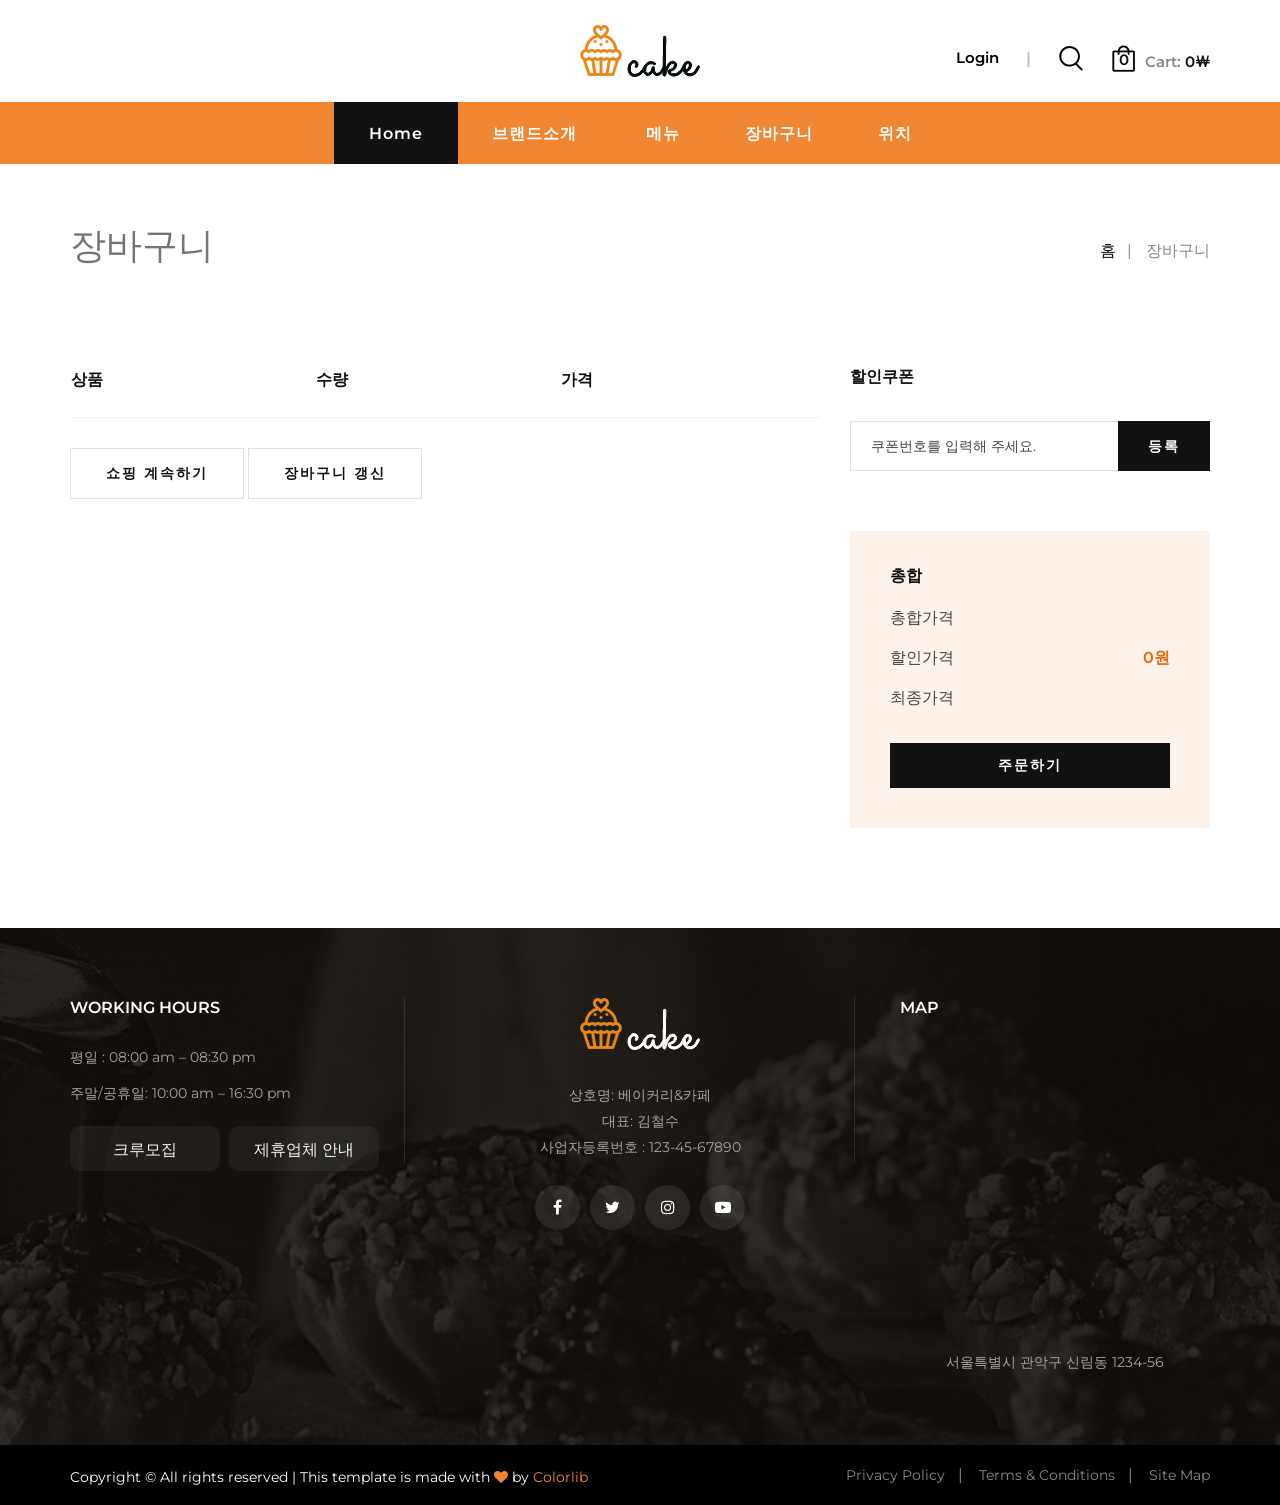
<file: cake-main/basket.html>
<!DOCTYPE html>
<html lang="en">
<head>
    <meta charset="UTF-8">
    <meta name="description" content="Cake Template">
    <meta name="keywords" content="Cake, unica, creative, html">
    <meta name="viewport" content="width=device-width, initial-scale=1.0">
    <meta http-equiv="X-UA-Compatible" content="ie=edge">
    <title>Cake | Template</title>

    <!-- Google Font -->
    <link href="https://fonts.googleapis.com/css2?family=Playfair+Display:wght@400;500;600;700;800;900&display=swap"
          rel="stylesheet">
    <link href="https://fonts.googleapis.com/css2?family=Montserrat:wght@300;400;500;600;700;800;900&display=swap"
          rel="stylesheet">

    <!-- Css Styles -->
    <link rel="stylesheet" href="css/bootstrap.min.css" type="text/css">
    <link rel="stylesheet" href="css/flaticon.css" type="text/css">
    <link rel="stylesheet" href="css/barfiller.css" type="text/css">
    <link rel="stylesheet" href="css/magnific-popup.css" type="text/css">
    <link rel="stylesheet" href="css/font-awesome.min.css" type="text/css">
    <link rel="stylesheet" href="css/elegant-icons.css" type="text/css">
    <link rel="stylesheet" href="css/nice-select.css" type="text/css">
    <link rel="stylesheet" href="css/owl.carousel.min.css" type="text/css">
    <link rel="stylesheet" href="css/slicknav.min.css" type="text/css">
    <link rel="stylesheet" href="css/style.css" type="text/css">
    <link rel="stylesheet" href="css/son.css" type="text/css">

</head>
<body>

    <!-- Header Section Begin -->
    <header class="header">

    </header>
    <!-- Header Section End -->

    <!-- Breadcrumb Begin -->
    <div class="breadcrumb-option">
        <div class="container">
            <div class="row">
                <div class="col-lg-6 col-md-6 col-sm-6">
                    <div class="breadcrumb__text">
                        <h2>장바구니</h2>
                    </div>
                </div>
                <div class="col-lg-6 col-md-6 col-sm-6">
                    <div class="breadcrumb__links">
                        <a href="./index.html">홈</a>
                        <span>장바구니</span>
                    </div>
                </div>
            </div>
        </div>
    </div>
    <!-- Breadcrumb End -->

    <!-- Shopping Cart Section Begin -->
    <section class="shopping-cart spad">
        <div class="container">
            <div class="row">
                <div class="col-lg-8">
                    <div class="shopping__cart__table">
                        <table>
                            <thead>
                            <tr>
                                <th>상품</th>
                                <th>수량</th>
                                <th>가격</th>
                                <th></th>
                            </tr>
                            </thead>
                            <tbody>

                            </tbody>
                        </table>
                    </div>
                    <div class="row">

                        <div class="col-lg-6 col-md-6 col-sm-6">
                            <div class="continue__btn">
                                <a href="#" onclick="goNext('menu');">쇼핑 계속하기</a>
                                <a href="#" onclick="goNext('basket');">장바구니 갱신</a>
                            </div>
                        </div>
                    </div>
                </div>
                <div class="col-lg-4">
                    <div class="cart__discount">
                        <h6>할인쿠폰</h6>
                        <form action="#">
                            <input id="couponText" type="text" placeholder="쿠폰번호를 입력해 주세요.">
                            <button type="button" id="coupon">등록</button>
                        </form>
                    </div>
                    <div class="cart__total">
                        <h6>총합</h6>
                        <ul>
                            <li>총합가격 <span id="price-1"></span></li>
                            <li>할인가격 <span id="price-2">0원</span></li>
                            <li>최종가격 <span id="price-3"></span></li>
                        </ul>
                        <a href="#" class="primary-btn" onclick="goNext('order');">주문하기</a>
                    </div>
                </div>
            </div>
        </div>
    </section>

    <!-- Footer Section Begin -->
    <footer class="footer set-bg" data-setbg="img/footer-bg.jpg">
        <!--<iframe src="./footer.html"></iframe>-->
    </footer>
    <!-- Footer Section End -->

    <!-- Js Plugins -->
    <script src="js/jquery-3.3.1.min.js"></script>
    <script src="js/bootstrap.min.js"></script>
    <script src="js/jquery.nice-select.min.js"></script>
    <script src="js/jquery.barfiller.js"></script>
    <script src="js/jquery.magnific-popup.min.js"></script>
    <script src="js/jquery.slicknav.js"></script>
    <script src="js/owl.carousel.min.js"></script>
    <script src="js/jquery.nicescroll.min.js"></script>
    <script src="js/main.js"></script>
    <script src="js/basket.js"></script>

</body>
</html>
</file>
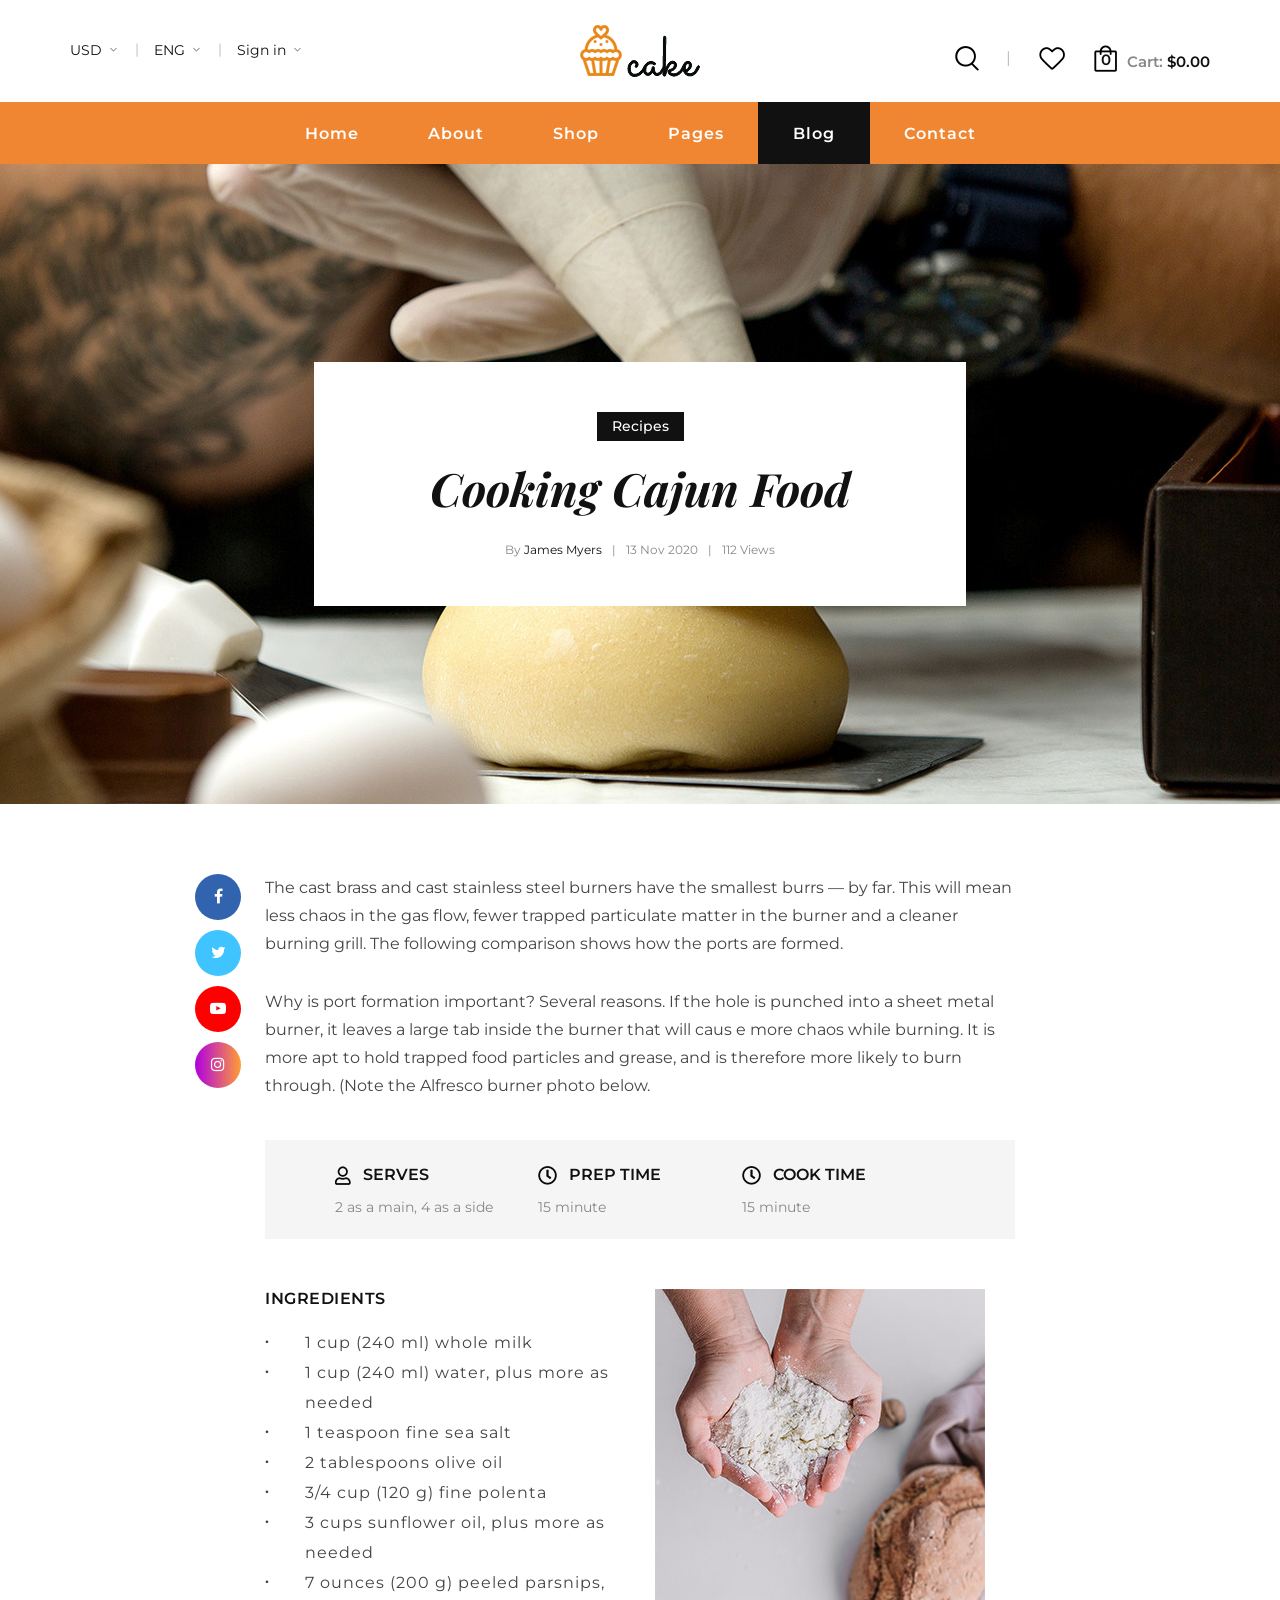
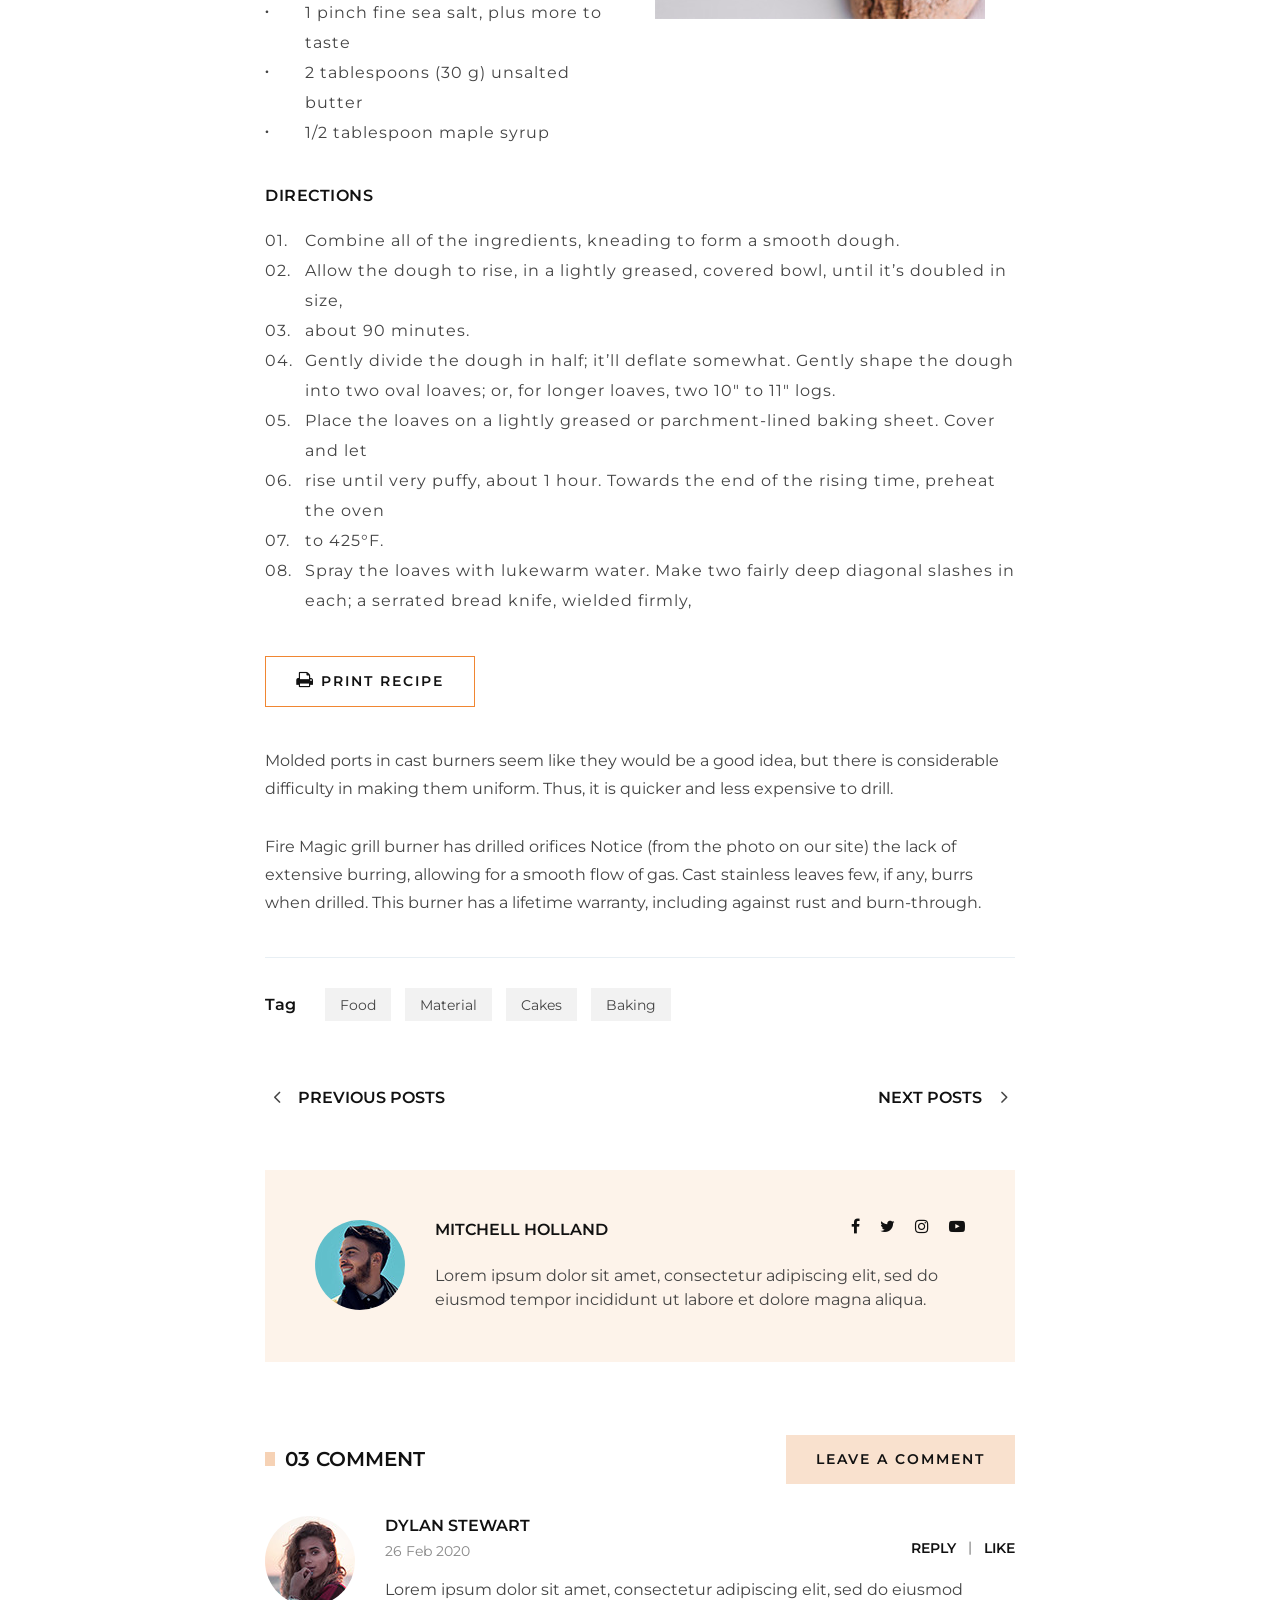
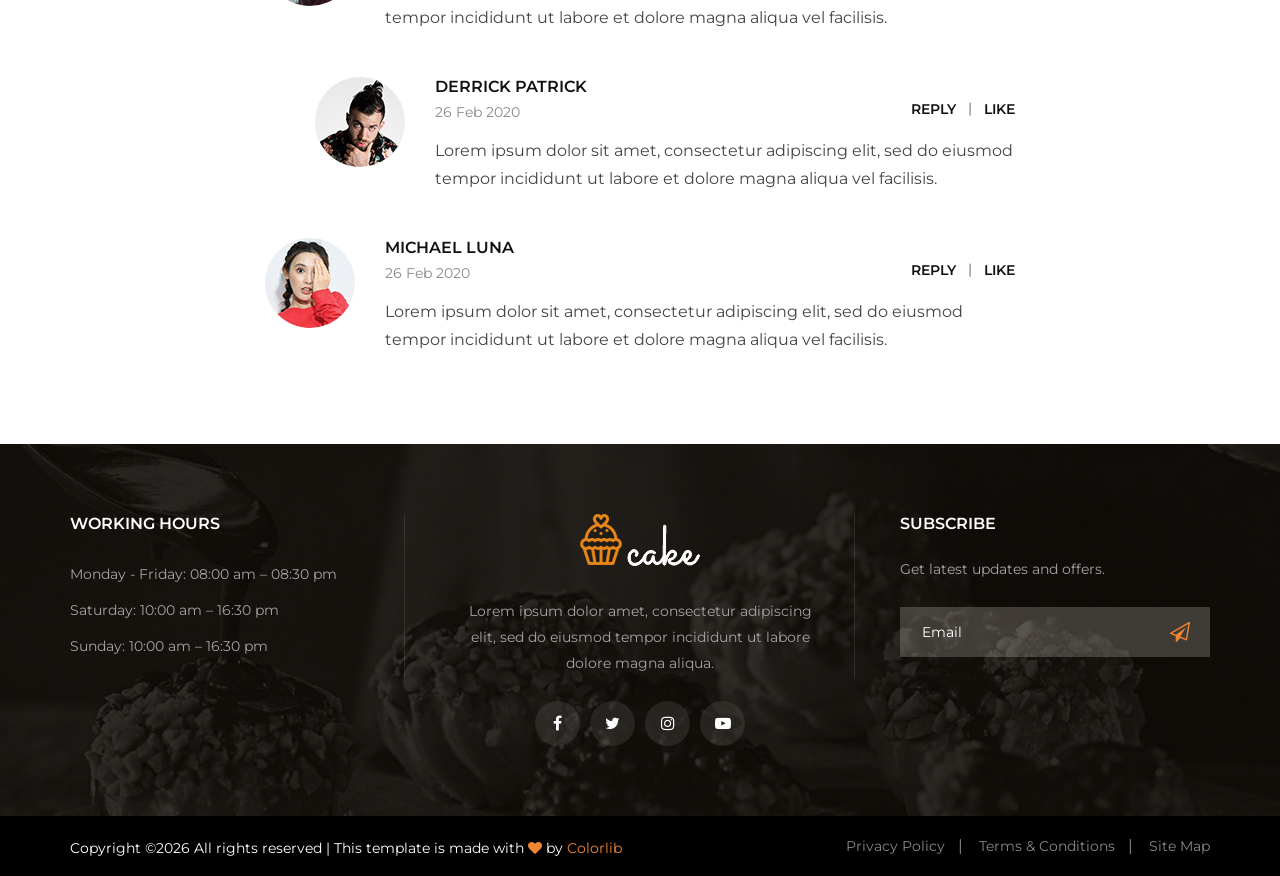
<file: cake-main/blog-details.html>
<!DOCTYPE html>
<html lang="zxx">

<head>
    <meta charset="UTF-8">
    <meta name="description" content="Cake Template">
    <meta name="keywords" content="Cake, unica, creative, html">
    <meta name="viewport" content="width=device-width, initial-scale=1.0">
    <meta http-equiv="X-UA-Compatible" content="ie=edge">
    <title>Cake | Template</title>

    <!-- Google Font -->
    <link href="https://fonts.googleapis.com/css2?family=Playfair+Display:wght@400;500;600;700;800;900&display=swap"
    rel="stylesheet">
    <link href="https://fonts.googleapis.com/css2?family=Montserrat:wght@300;400;500;600;700;800;900&display=swap"
    rel="stylesheet">

    <!-- Css Styles -->
    <link rel="stylesheet" href="css/bootstrap.min.css" type="text/css">
    <link rel="stylesheet" href="css/flaticon.css" type="text/css">
    <link rel="stylesheet" href="css/barfiller.css" type="text/css">
    <link rel="stylesheet" href="css/magnific-popup.css" type="text/css">
    <link rel="stylesheet" href="css/font-awesome.min.css" type="text/css">
    <link rel="stylesheet" href="css/elegant-icons.css" type="text/css">
    <link rel="stylesheet" href="css/nice-select.css" type="text/css">
    <link rel="stylesheet" href="css/owl.carousel.min.css" type="text/css">
    <link rel="stylesheet" href="css/slicknav.min.css" type="text/css">
    <link rel="stylesheet" href="css/style.css" type="text/css">
</head>

<body>
    <!-- Page Preloder -->
    <div id="preloder">
        <div class="loader"></div>
    </div>

    <!-- Offcanvas Menu Begin -->
    <div class="offcanvas-menu-overlay"></div>
    <div class="offcanvas-menu-wrapper">
        <div class="offcanvas__cart">
            <div class="offcanvas__cart__links">
                <a href="#" class="search-switch"><img src="img/icon/search.png" alt=""></a>
                <a href="#"><img src="img/icon/heart.png" alt=""></a>
            </div>
            <div class="offcanvas__cart__item">
                <a href="#"><img src="img/icon/cart.png" alt=""> <span>0</span></a>
                <div class="cart__price">Cart: <span>$0.00</span></div>
            </div>
        </div>
        <div class="offcanvas__logo">
            <a href="./index.html"><img src="img/logo.png" alt=""></a>
        </div>
        <div id="mobile-menu-wrap"></div>
        <div class="offcanvas__option">
            <ul>
                <li>USD <span class="arrow_carrot-down"></span>
                    <ul>
                        <li>EUR</li>
                        <li>USD</li>
                    </ul>
                </li>
                <li>ENG <span class="arrow_carrot-down"></span>
                    <ul>
                        <li>Spanish</li>
                        <li>ENG</li>
                    </ul>
                </li>
                <li><a href="#">Sign in</a> <span class="arrow_carrot-down"></span></li>
            </ul>
        </div>
    </div>
    <!-- Offcanvas Menu End -->

    <!-- Header Section Begin -->
    <header class="header">
        <div class="header__top">
            <div class="container">
                <div class="row">
                    <div class="col-lg-12">
                        <div class="header__top__inner">
                            <div class="header__top__left">
                                <ul>
                                    <li>USD <span class="arrow_carrot-down"></span>
                                        <ul>
                                            <li>EUR</li>
                                            <li>USD</li>
                                        </ul>
                                    </li>
                                    <li>ENG <span class="arrow_carrot-down"></span>
                                        <ul>
                                            <li>Spanish</li>
                                            <li>ENG</li>
                                        </ul>
                                    </li>
                                    <li><a href="#">Sign in</a> <span class="arrow_carrot-down"></span></li>
                                </ul>
                            </div>
                            <div class="header__logo">
                                <a href="./index.html"><img src="img/logo.png" alt=""></a>
                            </div>
                            <div class="header__top__right">
                                <div class="header__top__right__links">
                                    <a href="#" class="search-switch"><img src="img/icon/search.png" alt=""></a>
                                    <a href="#"><img src="img/icon/heart.png" alt=""></a>
                                </div>
                                <div class="header__top__right__cart">
                                    <a href="#"><img src="img/icon/cart.png" alt=""> <span>0</span></a>
                                    <div class="cart__price">Cart: <span>$0.00</span></div>
                                </div>
                            </div>
                        </div>
                    </div>
                </div>
                <div class="canvas__open"><i class="fa fa-bars"></i></div>
            </div>
        </div>
        <div class="container">
            <div class="row">
                <div class="col-lg-12">
                    <nav class="header__menu mobile-menu">
                        <ul>
                            <li><a href="./index.html">Home</a></li>
                            <li><a href="./about.html">About</a></li>
                            <li><a href="./shop.html">Shop</a></li>
                            <li><a href="#">Pages</a>
                                <ul class="dropdown">
                                    <li><a href="./shop-details.html">Shop Details</a></li>
                                    <li><a href="./shoping-cart.html">Shoping Cart</a></li>
                                    <li><a href="./checkout.html">Check Out</a></li>
                                    <li><a href="./wisslist.html">Wisslist</a></li>
                                    <li><a href="./Class.html">Class</a></li>
                                    <li><a href="./blog-details.html">Blog Details</a></li>
                                </ul>
                            </li>
                            <li class="active"><a href="./blog.html">Blog</a></li>
                            <li><a href="./contact.html">Contact</a></li>
                        </ul>
                    </nav>
                </div>
            </div>
        </div>
    </header>
    <!-- Header Section End -->

    <!-- Blog Hero Begin -->
    <div class="blog-hero set-bg" data-setbg="img/blog/details/blog-hero.jpg">
        <div class="container">
            <div class="row d-flex justify-content-center">
                <div class="col-lg-7">
                    <div class="blog__hero__text">
                        <div class="label">Recipes</div>
                        <h2>Cooking Cajun Food</h2>
                        <ul>
                            <li>By <span>James Myers</span></li>
                            <li>13 Nov 2020</li>
                            <li>112 Views</li>
                        </ul>
                    </div>
                </div>
            </div>
        </div>
    </div>
    <!-- Blog Hero End -->

    <!-- Blog Details Section Begin -->
    <section class="blog-details spad">
        <div class="container">
            <div class="row d-flex justify-content-center">
                <div class="col-lg-8">
                    <div class="blog__details__content">
                        <div class="blog__details__share">
                            <a href="#" class="facebook"><i class="fa fa-facebook"></i></a>
                            <a href="#" class="twitter"><i class="fa fa-twitter"></i></a>
                            <a href="#" class="youtube"><i class="fa fa-youtube-play"></i></a>
                            <a href="#" class="instagram"><i class="fa fa-instagram"></i></a>
                        </div>
                        <div class="blog__details__text">
                            <p>The cast brass and cast stainless steel burners have the smallest burrs — by far. This
                                will mean less chaos in the gas flow, fewer trapped particulate matter in the burner and
                            a cleaner burning grill. The following comparison shows how the ports are formed.</p>
                            <p>Why is port formation important? Several reasons. If the hole is punched into a sheet
                                metal burner, it leaves a large tab inside the burner that will caus e more chaos while
                                burning. It is more apt to hold trapped food particles and grease, and is therefore more
                            likely to burn through. (Note the Alfresco burner photo below.</p>
                        </div>
                        <div class="blog__details__recipe">
                            <div class="blog__details__recipe__item">
                                <h6><img src="img/blog/details/user.png" alt=""> SERVES</h6>
                                <span>2 as a main, 4 as a side</span>
                            </div>
                            <div class="blog__details__recipe__item">
                                <h6><img src="img/blog/details/clock.png" alt=""> PREP TIME</h6>
                                <span>15 minute</span>
                            </div>
                            <div class="blog__details__recipe__item">
                                <h6><img src="img/blog/details/clock.png" alt=""> COOK TIME</h6>
                                <span>15 minute</span>
                            </div>
                        </div>
                        <div class="blog__details__recipe__details">
                            <div class="row">
                                <div class="col-lg-6">
                                    <div class="blog__details__ingredients">
                                        <h6>Ingredients</h6>
                                        <ul>
                                            <li><span>.</span> 1 cup (240 ml) whole milk</li>
                                            <li><span>.</span> 1 cup (240 ml) water, plus more as needed</li>
                                            <li><span>.</span> 1 teaspoon fine sea salt</li>
                                            <li><span>.</span> 2 tablespoons olive oil</li>
                                            <li><span>.</span> 3/4 cup (120 g) fine polenta</li>
                                            <li><span>.</span> 3 cups sunflower oil, plus more as needed</li>
                                            <li><span>.</span> 7 ounces (200 g) peeled parsnips,</li>
                                            <li><span>.</span> 1 pinch fine sea salt, plus more to taste</li>
                                            <li><span>.</span> 2 tablespoons (30 g) unsalted butter</li>
                                            <li><span>.</span> 1/2 tablespoon maple syrup</li>
                                        </ul>
                                    </div>
                                </div>
                                <div class="col-lg-6">
                                    <div class="blog__details__ingredients__pic">
                                        <img src="img/blog/details/blog-details.jpg" alt="">
                                    </div>
                                </div>
                            </div>
                        </div>
                        <div class="blog__details__direction">
                            <h6>Directions</h6>
                            <ul>
                                <li><span>01.</span> Combine all of the ingredients, kneading to form a smooth dough.
                                </li>
                                <li><span>02.</span> Allow the dough to rise, in a lightly greased, covered bowl, until
                                it’s doubled in size,</li>
                                <li><span>03.</span> about 90 minutes.</li>
                                <li><span>04.</span> Gently divide the dough in half; it’ll deflate somewhat. Gently
                                    shape the dough into two oval loaves; or, for longer loaves, two 10″ to 11″ logs.
                                </li>
                                <li><span>05.</span> Place the loaves on a lightly greased or parchment-lined baking
                                sheet. Cover and let</li>
                                <li><span>06.</span> rise until very puffy, about 1 hour. Towards the end of the rising
                                time, preheat the oven</li>
                                <li><span>07.</span> to 425°F.</li>
                                <li><span>08.</span> Spray the loaves with lukewarm water. Make two fairly deep diagonal
                                slashes in each; a serrated bread knife, wielded firmly,</li>
                            </ul>
                        </div>
                        <div class="blog__details__print">
                            <a href="#" class="primary-btn"><i class="fa fa-print"></i> Print recipe</a>
                        </div>
                        <div class="blog__details__text">
                            <p>Molded ports in cast burners seem like they would be a good idea, but there is
                                considerable difficulty in making them uniform. Thus, it is quicker and less expensive
                            to drill.</p>
                            <p>Fire Magic grill burner has drilled orifices Notice (from the photo on our site) the lack
                                of extensive burring, allowing for a smooth flow of gas. Cast stainless leaves few, if
                                any, burrs when drilled. This burner has a lifetime warranty, including against rust and
                            burn-through.</p>
                        </div>
                        <div class="blog__details__tags">
                            <span>Tag</span>
                            <a href="#">Food</a>
                            <a href="#">Material</a>
                            <a href="#">Cakes</a>
                            <a href="#">Baking</a>
                        </div>
                        <div class="blog__details__btns">
                            <div class="row">
                                <div class="col-lg-6 col-md-6 col-sm-6">
                                    <div class="blog__details__btns__item">
                                        <a href="#"><span class="arrow_carrot-left"></span> Previous posts</a>
                                    </div>
                                </div>
                                <div class="col-lg-6 col-md-6 col-sm-6">
                                    <div class="blog__details__btns__item blog__details__btns__item--next">
                                        <a href="#">Next posts <span class="arrow_carrot-right"></span></a>
                                    </div>
                                </div>
                            </div>
                        </div>
                        <div class="blog__details__author">
                            <div class="blog__details__author__pic">
                                <img src="img/blog/details/blog-author.jpg" alt="">
                            </div>
                            <div class="blog__details__author__text">
                                <h6>Mitchell Holland</h6>
                                <div class="blog__details__author__social">
                                    <a href="#"><i class="fa fa-facebook"></i></a>
                                    <a href="#"><i class="fa fa-twitter"></i></a>
                                    <a href="#"><i class="fa fa-instagram"></i></a>
                                    <a href="#"><i class="fa fa-youtube-play"></i></a>
                                </div>
                                <p>Lorem ipsum dolor sit amet, consectetur adipiscing elit, sed do eiusmod tempor
                                incididunt ut labore et dolore magna aliqua.</p>
                            </div>
                        </div>
                        <div class="blog__details__comment">
                            <h5>03 Comment</h5>
                            <a href="#" class="primary-btn">Leave a comment</a>
                            <div class="blog__details__comment__item">
                                <div class="blog__details__comment__item__pic">
                                    <img src="img/blog/details/comment-1.jpg" alt="">
                                </div>
                                <div class="blog__details__comment__item__text">
                                    <h6>Dylan Stewart</h6>
                                    <span>26 Feb 2020</span>
                                    <p>Lorem ipsum dolor sit amet, consectetur adipiscing elit, sed do eiusmod tempor
                                    incididunt ut labore et dolore magna aliqua vel facilisis.</p>
                                    <div class="blog__details__comment__btns">
                                        <a href="#">Reply</a>
                                        <a href="#">Like</a>
                                    </div>
                                </div>
                            </div>
                            <div class="blog__details__comment__item blog__details__comment__item--reply">
                                <div class="blog__details__comment__item__pic">
                                    <img src="img/blog/details/comment-2.jpg" alt="">
                                </div>
                                <div class="blog__details__comment__item__text">
                                    <h6>Derrick Patrick</h6>
                                    <span>26 Feb 2020</span>
                                    <p>Lorem ipsum dolor sit amet, consectetur adipiscing elit, sed do eiusmod tempor
                                    incididunt ut labore et dolore magna aliqua vel facilisis.</p>
                                    <div class="blog__details__comment__btns">
                                        <a href="#">Reply</a>
                                        <a href="#">Like</a>
                                    </div>
                                </div>
                            </div>
                            <div class="blog__details__comment__item">
                                <div class="blog__details__comment__item__pic">
                                    <img src="img/blog/details/comment-3.jpg" alt="">
                                </div>
                                <div class="blog__details__comment__item__text">
                                    <h6>Michael Luna</h6>
                                    <span>26 Feb 2020</span>
                                    <p>Lorem ipsum dolor sit amet, consectetur adipiscing elit, sed do eiusmod tempor
                                    incididunt ut labore et dolore magna aliqua vel facilisis.</p>
                                    <div class="blog__details__comment__btns">
                                        <a href="#">Reply</a>
                                        <a href="#">Like</a>
                                    </div>
                                </div>
                            </div>
                        </div>
                    </div>
                </div>
            </div>
        </div>
    </section>
    <!-- Blog Details Section End -->

    <!-- Footer Section Begin -->
    <footer class="footer set-bg" data-setbg="img/footer-bg.jpg">
        <div class="container">
            <div class="row">
                <div class="col-lg-4 col-md-6 col-sm-6">
                    <div class="footer__widget">
                        <h6>WORKING HOURS</h6>
                        <ul>
                            <li>Monday - Friday: 08:00 am – 08:30 pm</li>
                            <li>Saturday: 10:00 am – 16:30 pm</li>
                            <li>Sunday: 10:00 am – 16:30 pm</li>
                        </ul>
                    </div>
                </div>
                <div class="col-lg-4 col-md-6 col-sm-6">
                    <div class="footer__about">
                        <div class="footer__logo">
                            <a href="#"><img src="img/footer-logo.png" alt=""></a>
                        </div>
                        <p>Lorem ipsum dolor amet, consectetur adipiscing elit, sed do eiusmod tempor incididunt ut
                        labore dolore magna aliqua.</p>
                        <div class="footer__social">
                            <a href="#"><i class="fa fa-facebook"></i></a>
                            <a href="#"><i class="fa fa-twitter"></i></a>
                            <a href="#"><i class="fa fa-instagram"></i></a>
                            <a href="#"><i class="fa fa-youtube-play"></i></a>
                        </div>
                    </div>
                </div>
                <div class="col-lg-4 col-md-6 col-sm-6">
                    <div class="footer__newslatter">
                        <h6>Subscribe</h6>
                        <p>Get latest updates and offers.</p>
                        <form action="#">
                            <input type="text" placeholder="Email">
                            <button type="submit"><i class="fa fa-send-o"></i></button>
                        </form>
                    </div>
                </div>
            </div>
        </div>
        <div class="copyright">
            <div class="container">
                <div class="row">
                    <div class="col-lg-7">
                        <p class="copyright__text text-white"><!-- Link back to Colorlib can't be removed. Template is licensed under CC BY 3.0. -->
                          Copyright &copy;<script>document.write(new Date().getFullYear());</script> All rights reserved | This template is made with <i class="fa fa-heart" aria-hidden="true"></i> by <a href="https://colorlib.com" target="_blank">Colorlib</a>
                          <!-- Link back to Colorlib can't be removed. Template is licensed under CC BY 3.0. -->
                      </p>
                  </div>
                  <div class="col-lg-5">
                    <div class="copyright__widget">
                        <ul>
                            <li><a href="#">Privacy Policy</a></li>
                            <li><a href="#">Terms & Conditions</a></li>
                            <li><a href="#">Site Map</a></li>
                        </ul>
                    </div>
                </div>
            </div>
        </div>
    </div>
</footer>
<!-- Footer Section End -->

<!-- Search Begin -->
<div class="search-model">
    <div class="h-100 d-flex align-items-center justify-content-center">
        <div class="search-close-switch">+</div>
        <form class="search-model-form">
            <input type="text" id="search-input" placeholder="Search here.....">
        </form>
    </div>
</div>
<!-- Search End -->

<!-- Js Plugins -->
<script src="js/jquery-3.3.1.min.js"></script>
<script src="js/bootstrap.min.js"></script>
<script src="js/jquery.nice-select.min.js"></script>
<script src="js/jquery.barfiller.js"></script>
<script src="js/jquery.magnific-popup.min.js"></script>
<script src="js/jquery.slicknav.js"></script>
<script src="js/owl.carousel.min.js"></script>
<script src="js/jquery.nicescroll.min.js"></script>
<script src="js/main.js"></script>
</body>

</html>
</file>
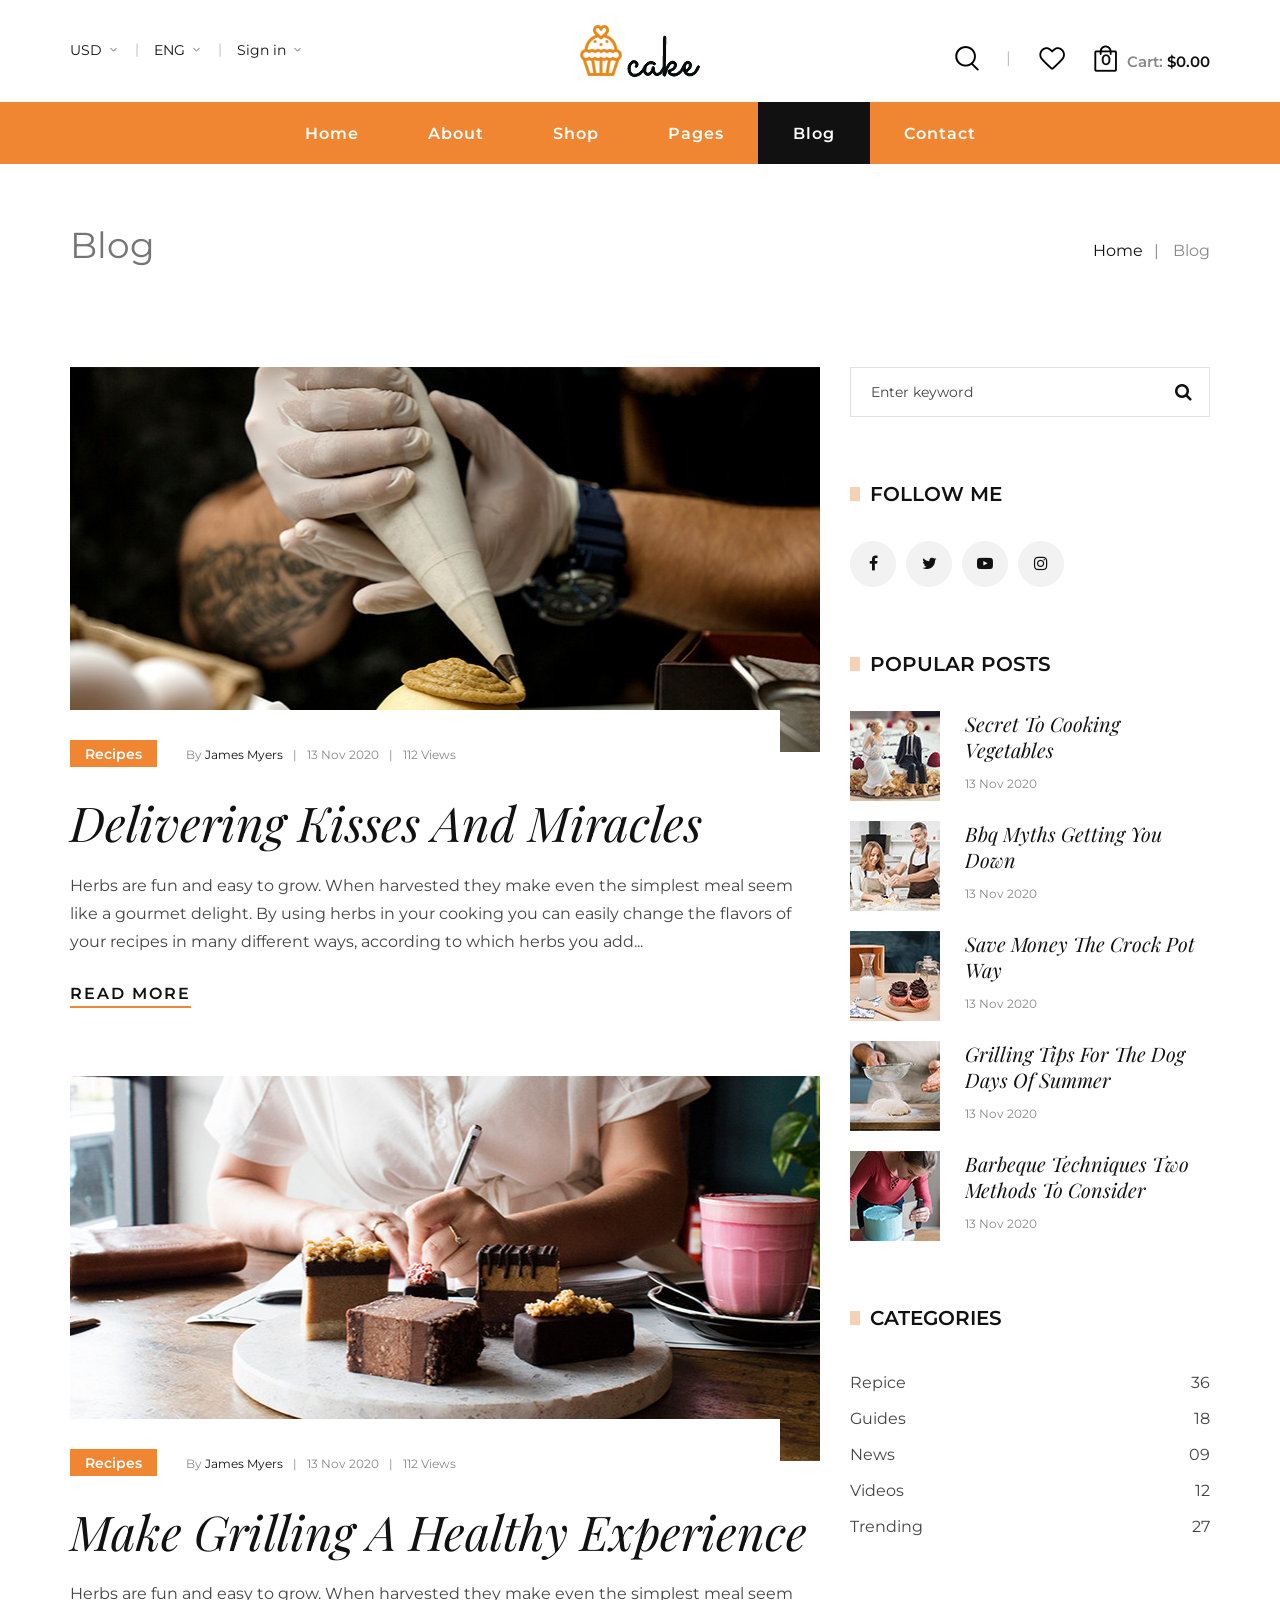
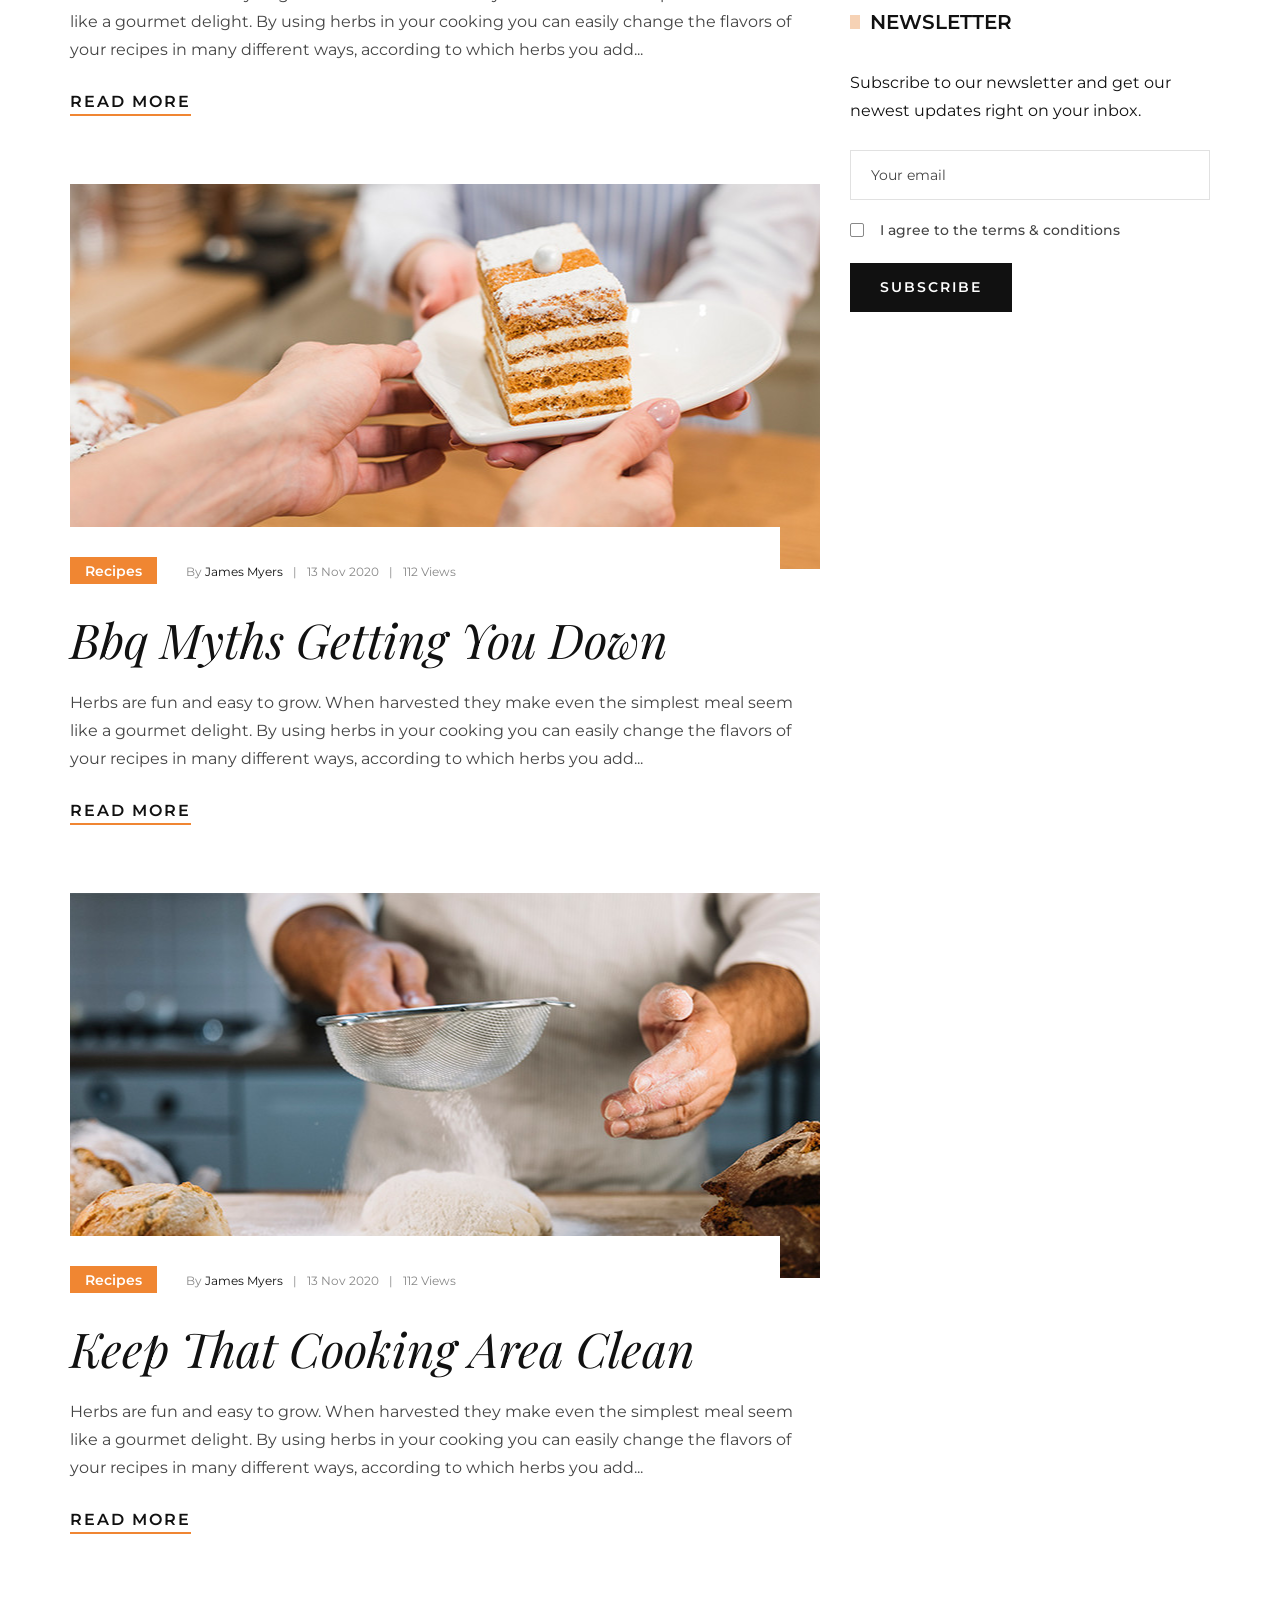
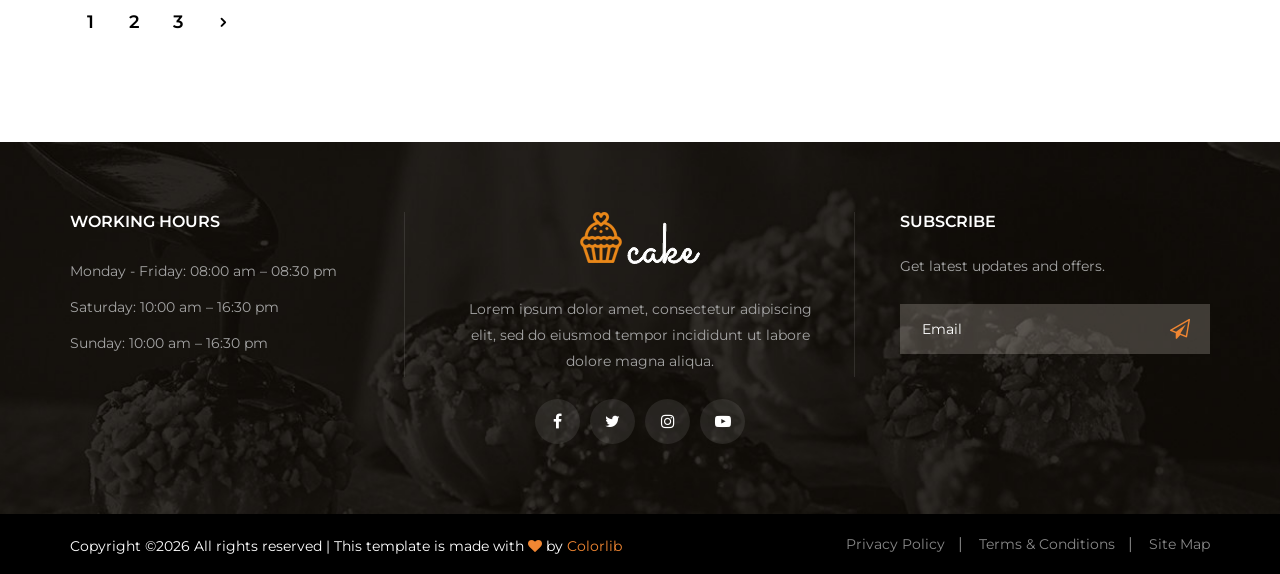
<file: cake-main/blog.html>
<!DOCTYPE html>
<html lang="zxx">

<head>
    <meta charset="UTF-8">
    <meta name="description" content="Cake Template">
    <meta name="keywords" content="Cake, unica, creative, html">
    <meta name="viewport" content="width=device-width, initial-scale=1.0">
    <meta http-equiv="X-UA-Compatible" content="ie=edge">
    <title>Cake | Template</title>

    <!-- Google Font -->
    <link href="https://fonts.googleapis.com/css2?family=Playfair+Display:wght@400;500;600;700;800;900&display=swap"
    rel="stylesheet">
    <link href="https://fonts.googleapis.com/css2?family=Montserrat:wght@300;400;500;600;700;800;900&display=swap"
    rel="stylesheet">

    <!-- Css Styles -->
    <link rel="stylesheet" href="css/bootstrap.min.css" type="text/css">
    <link rel="stylesheet" href="css/flaticon.css" type="text/css">
    <link rel="stylesheet" href="css/barfiller.css" type="text/css">
    <link rel="stylesheet" href="css/magnific-popup.css" type="text/css">
    <link rel="stylesheet" href="css/font-awesome.min.css" type="text/css">
    <link rel="stylesheet" href="css/elegant-icons.css" type="text/css">
    <link rel="stylesheet" href="css/nice-select.css" type="text/css">
    <link rel="stylesheet" href="css/owl.carousel.min.css" type="text/css">
    <link rel="stylesheet" href="css/slicknav.min.css" type="text/css">
    <link rel="stylesheet" href="css/style.css" type="text/css">
</head>

<body>
    <!-- Page Preloder -->
    <div id="preloder">
        <div class="loader"></div>
    </div>

    <!-- Offcanvas Menu Begin -->
    <div class="offcanvas-menu-overlay"></div>
    <div class="offcanvas-menu-wrapper">
        <div class="offcanvas__cart">
            <div class="offcanvas__cart__links">
                <a href="#" class="search-switch"><img src="img/icon/search.png" alt=""></a>
                <a href="#"><img src="img/icon/heart.png" alt=""></a>
            </div>
            <div class="offcanvas__cart__item">
                <a href="#"><img src="img/icon/cart.png" alt=""> <span>0</span></a>
                <div class="cart__price">Cart: <span>$0.00</span></div>
            </div>
        </div>
        <div class="offcanvas__logo">
            <a href="./index.html"><img src="img/logo.png" alt=""></a>
        </div>
        <div id="mobile-menu-wrap"></div>
        <div class="offcanvas__option">
            <ul>
                <li>USD <span class="arrow_carrot-down"></span>
                    <ul>
                        <li>EUR</li>
                        <li>USD</li>
                    </ul>
                </li>
                <li>ENG <span class="arrow_carrot-down"></span>
                    <ul>
                        <li>Spanish</li>
                        <li>ENG</li>
                    </ul>
                </li>
                <li><a href="#">Sign in</a> <span class="arrow_carrot-down"></span></li>
            </ul>
        </div>
    </div>
    <!-- Offcanvas Menu End -->

    <!-- Header Section Begin -->
    <header class="header">
        <div class="header__top">
            <div class="container">
                <div class="row">
                    <div class="col-lg-12">
                        <div class="header__top__inner">
                            <div class="header__top__left">
                                <ul>
                                    <li>USD <span class="arrow_carrot-down"></span>
                                        <ul>
                                            <li>EUR</li>
                                            <li>USD</li>
                                        </ul>
                                    </li>
                                    <li>ENG <span class="arrow_carrot-down"></span>
                                        <ul>
                                            <li>Spanish</li>
                                            <li>ENG</li>
                                        </ul>
                                    </li>
                                    <li><a href="#">Sign in</a> <span class="arrow_carrot-down"></span></li>
                                </ul>
                            </div>
                            <div class="header__logo">
                                <a href="./index.html"><img src="img/logo.png" alt=""></a>
                            </div>
                            <div class="header__top__right">
                                <div class="header__top__right__links">
                                    <a href="#" class="search-switch"><img src="img/icon/search.png" alt=""></a>
                                    <a href="#"><img src="img/icon/heart.png" alt=""></a>
                                </div>
                                <div class="header__top__right__cart">
                                    <a href="#"><img src="img/icon/cart.png" alt=""> <span>0</span></a>
                                    <div class="cart__price">Cart: <span>$0.00</span></div>
                                </div>
                            </div>
                        </div>
                    </div>
                </div>
                <div class="canvas__open"><i class="fa fa-bars"></i></div>
            </div>
        </div>
        <div class="container">
            <div class="row">
                <div class="col-lg-12">
                    <nav class="header__menu mobile-menu">
                        <ul>
                            <li><a href="./index.html">Home</a></li>
                            <li><a href="./about.html">About</a></li>
                            <li><a href="./shop.html">Shop</a></li>
                            <li><a href="#">Pages</a>
                                <ul class="dropdown">
                                    <li><a href="./shop-details.html">Shop Details</a></li>
                                    <li><a href="./shoping-cart.html">Shoping Cart</a></li>
                                    <li><a href="./checkout.html">Check Out</a></li>
                                    <li><a href="./wisslist.html">Wisslist</a></li>
                                    <li><a href="./Class.html">Class</a></li>
                                    <li><a href="./blog-details.html">Blog Details</a></li>
                                </ul>
                            </li>
                            <li class="active"><a href="./blog.html">Blog</a></li>
                            <li><a href="./contact.html">Contact</a></li>
                        </ul>
                    </nav>
                </div>
            </div>
        </div>
    </header>
    <!-- Header Section End -->

    <!-- Breadcrumb Begin -->
    <div class="breadcrumb-option">
        <div class="container">
            <div class="row">
                <div class="col-lg-6 col-md-6 col-sm-6">
                    <div class="breadcrumb__text">
                        <h2>Blog</h2>
                    </div>
                </div>
                <div class="col-lg-6 col-md-6 col-sm-6">
                    <div class="breadcrumb__links">
                        <a href="./index.html">Home</a>
                        <span>Blog</span>
                    </div>
                </div>
            </div>
        </div>
    </div>
    <!-- Breadcrumb End -->

    <!-- Blog Section Begin -->
    <section class="blog spad">
        <div class="container">
            <div class="row">
                <div class="col-lg-8">
                    <div class="blog__item">
                        <div class="blog__item__pic set-bg" data-setbg="img/blog/blog-1.jpg">
                            <div class="blog__pic__inner">
                                <div class="label">Recipes</div>
                                <ul>
                                    <li>By <span>James Myers</span></li>
                                    <li>13 Nov 2020</li>
                                    <li>112 Views</li>
                                </ul>
                            </div>
                        </div>
                        <div class="blog__item__text">
                            <h2>Delivering Kisses And Miracles</h2>
                            <p>Herbs are fun and easy to grow. When harvested they make even the simplest meal seem like
                                a gourmet delight. By using herbs in your cooking you can easily change the flavors of
                            your recipes in many different ways, according to which herbs you add...</p>
                            <a href="#">READ MORE</a>
                        </div>
                    </div>
                    <div class="blog__item">
                        <div class="blog__item__pic set-bg" data-setbg="img/blog/blog-2.jpg">
                            <div class="blog__pic__inner">
                                <div class="label">Recipes</div>
                                <ul>
                                    <li>By <span>James Myers</span></li>
                                    <li>13 Nov 2020</li>
                                    <li>112 Views</li>
                                </ul>
                            </div>
                        </div>
                        <div class="blog__item__text">
                            <h2>Make Grilling A Healthy Experience</h2>
                            <p>Herbs are fun and easy to grow. When harvested they make even the simplest meal seem like
                                a gourmet delight. By using herbs in your cooking you can easily change the flavors of
                            your recipes in many different ways, according to which herbs you add...</p>
                            <a href="#">READ MORE</a>
                        </div>
                    </div>
                    <div class="blog__item">
                        <div class="blog__item__pic set-bg" data-setbg="img/blog/blog-3.jpg">
                            <div class="blog__pic__inner">
                                <div class="label">Recipes</div>
                                <ul>
                                    <li>By <span>James Myers</span></li>
                                    <li>13 Nov 2020</li>
                                    <li>112 Views</li>
                                </ul>
                            </div>
                        </div>
                        <div class="blog__item__text">
                            <h2>Bbq Myths Getting You Down</h2>
                            <p>Herbs are fun and easy to grow. When harvested they make even the simplest meal seem like
                                a gourmet delight. By using herbs in your cooking you can easily change the flavors of
                            your recipes in many different ways, according to which herbs you add...</p>
                            <a href="#">READ MORE</a>
                        </div>
                    </div>
                    <div class="blog__item">
                        <div class="blog__item__pic set-bg" data-setbg="img/blog/blog-4.jpg">
                            <div class="blog__pic__inner">
                                <div class="label">Recipes</div>
                                <ul>
                                    <li>By <span>James Myers</span></li>
                                    <li>13 Nov 2020</li>
                                    <li>112 Views</li>
                                </ul>
                            </div>
                        </div>
                        <div class="blog__item__text">
                            <h2>Keep That Cooking Area Clean</h2>
                            <p>Herbs are fun and easy to grow. When harvested they make even the simplest meal seem like
                                a gourmet delight. By using herbs in your cooking you can easily change the flavors of
                            your recipes in many different ways, according to which herbs you add...</p>
                            <a href="#">READ MORE</a>
                        </div>
                    </div>
                    <div class="shop__pagination">
                        <a href="#">1</a>
                        <a href="#">2</a>
                        <a href="#">3</a>
                        <a href="#"><span class="arrow_carrot-right"></span></a>
                    </div>
                </div>
                <div class="col-lg-4">
                    <div class="blog__sidebar">
                        <div class="blog__sidebar__search">
                            <form action="#">
                                <input type="text" placeholder="Enter keyword">
                                <button type="submit"><i class="fa fa-search"></i></button>
                            </form>
                        </div>
                        <div class="blog__sidebar__item">
                            <h5>Follow me</h5>
                            <div class="blog__sidebar__social">
                                <a href="#"><i class="fa fa-facebook"></i></a>
                                <a href="#"><i class="fa fa-twitter"></i></a>
                                <a href="#"><i class="fa fa-youtube-play"></i></a>
                                <a href="#"><i class="fa fa-instagram"></i></a>
                            </div>
                        </div>
                        <div class="blog__sidebar__item">
                            <h5>Popular posts</h5>

                            <div class="blog__sidebar__recent">
                                <a href="#" class="blog__sidebar__recent__item">
                                    <div class="blog__sidebar__recent__item__pic">
                                        <img src="img/blog/br-1.jpg" alt="">
                                    </div>
                                    <div class="blog__sidebar__recent__item__text">
                                        <h4>Secret To Cooking Vegetables</h4>
                                        <span>13 Nov 2020</span>
                                    </div>
                                </a>
                                <a href="#" class="blog__sidebar__recent__item">
                                    <div class="blog__sidebar__recent__item__pic">
                                        <img src="img/blog/br-2.jpg" alt="">
                                    </div>
                                    <div class="blog__sidebar__recent__item__text">
                                        <h4>Bbq Myths Getting You Down</h4>
                                        <span>13 Nov 2020</span>
                                    </div>
                                </a>
                                <a href="#" class="blog__sidebar__recent__item">
                                    <div class="blog__sidebar__recent__item__pic">
                                        <img src="img/blog/br-3.jpg" alt="">
                                    </div>
                                    <div class="blog__sidebar__recent__item__text">
                                        <h4>Save Money The Crock Pot Way</h4>
                                        <span>13 Nov 2020</span>
                                    </div>
                                </a>
                                <a href="#" class="blog__sidebar__recent__item">
                                    <div class="blog__sidebar__recent__item__pic">
                                        <img src="img/blog/br-4.jpg" alt="">
                                    </div>
                                    <div class="blog__sidebar__recent__item__text">
                                        <h4>Grilling Tips For The Dog Days Of Summer</h4>
                                        <span>13 Nov 2020</span>
                                    </div>
                                </a>
                                <a href="#" class="blog__sidebar__recent__item">
                                    <div class="blog__sidebar__recent__item__pic">
                                        <img src="img/blog/br-5.jpg" alt="">
                                    </div>
                                    <div class="blog__sidebar__recent__item__text">
                                        <h4>Barbeque Techniques Two Methods To Consider</h4>
                                        <span>13 Nov 2020</span>
                                    </div>
                                </a>
                            </div>
                        </div>
                        <div class="blog__sidebar__item">
                            <h5>Categories</h5>
                            <div class="blog__sidebar__item__categories">
                                <ul>
                                    <li><a href="#">Repice <span>36</span></a></li>
                                    <li><a href="#">Guides <span>18</span></a></li>
                                    <li><a href="#">News <span>09</span></a></li>
                                    <li><a href="#">Videos <span>12</span></a></li>
                                    <li><a href="#">Trending <span>27</span></a></li>
                                </ul>
                            </div>
                        </div>
                        <div class="blog__sidebar__item">
                            <h5>NEWsLETTeR</h5>
                            <p>Subscribe to our newsletter and get our newest updates right on your inbox.</p>
                            <form action="#">
                                <input type="text" placeholder="Your email">
                                <label for="agg">
                                    I agree to the terms & conditions
                                    <input type="checkbox" id="agg">
                                    <span class="checkmark"></span>
                                </label>
                                <button type="submit" class="site-btn">Subscribe</button>
                            </form>
                        </div>
                    </div>
                </div>
            </div>
        </div>
    </section>
    <!-- Blog Section End -->

    <!-- Footer Section Begin -->
    <footer class="footer set-bg" data-setbg="img/footer-bg.jpg">
        <div class="container">
            <div class="row">
                <div class="col-lg-4 col-md-6 col-sm-6">
                    <div class="footer__widget">
                        <h6>WORKING HOURS</h6>
                        <ul>
                            <li>Monday - Friday: 08:00 am – 08:30 pm</li>
                            <li>Saturday: 10:00 am – 16:30 pm</li>
                            <li>Sunday: 10:00 am – 16:30 pm</li>
                        </ul>
                    </div>
                </div>
                <div class="col-lg-4 col-md-6 col-sm-6">
                    <div class="footer__about">
                        <div class="footer__logo">
                            <a href="#"><img src="img/footer-logo.png" alt=""></a>
                        </div>
                        <p>Lorem ipsum dolor amet, consectetur adipiscing elit, sed do eiusmod tempor incididunt ut
                        labore dolore magna aliqua.</p>
                        <div class="footer__social">
                            <a href="#"><i class="fa fa-facebook"></i></a>
                            <a href="#"><i class="fa fa-twitter"></i></a>
                            <a href="#"><i class="fa fa-instagram"></i></a>
                            <a href="#"><i class="fa fa-youtube-play"></i></a>
                        </div>
                    </div>
                </div>
                <div class="col-lg-4 col-md-6 col-sm-6">
                    <div class="footer__newslatter">
                        <h6>Subscribe</h6>
                        <p>Get latest updates and offers.</p>
                        <form action="#">
                            <input type="text" placeholder="Email">
                            <button type="submit"><i class="fa fa-send-o"></i></button>
                        </form>
                    </div>
                </div>
            </div>
        </div>
        <div class="copyright">
            <div class="container">
                <div class="row">
                    <div class="col-lg-7">
                        <p class="copyright__text text-white"><!-- Link back to Colorlib can't be removed. Template is licensed under CC BY 3.0. -->
                          Copyright &copy;<script>document.write(new Date().getFullYear());</script> All rights reserved | This template is made with <i class="fa fa-heart" aria-hidden="true"></i> by <a href="https://colorlib.com" target="_blank">Colorlib</a>
                          <!-- Link back to Colorlib can't be removed. Template is licensed under CC BY 3.0. -->
                      </p>
                  </div>
                  <div class="col-lg-5">
                    <div class="copyright__widget">
                        <ul>
                            <li><a href="#">Privacy Policy</a></li>
                            <li><a href="#">Terms & Conditions</a></li>
                            <li><a href="#">Site Map</a></li>
                        </ul>
                    </div>
                </div>
            </div>
        </div>
    </div>
</footer>
<!-- Footer Section End -->

<!-- Search Begin -->
<div class="search-model">
    <div class="h-100 d-flex align-items-center justify-content-center">
        <div class="search-close-switch">+</div>
        <form class="search-model-form">
            <input type="text" id="search-input" placeholder="Search here.....">
        </form>
    </div>
</div>
<!-- Search End -->

<!-- Js Plugins -->
<script src="js/jquery-3.3.1.min.js"></script>
<script src="js/bootstrap.min.js"></script>
<script src="js/jquery.nice-select.min.js"></script>
<script src="js/jquery.barfiller.js"></script>
<script src="js/jquery.magnific-popup.min.js"></script>
<script src="js/jquery.slicknav.js"></script>
<script src="js/owl.carousel.min.js"></script>
<script src="js/jquery.nicescroll.min.js"></script>
<script src="js/main.js"></script>
</body>

</html>
</file>
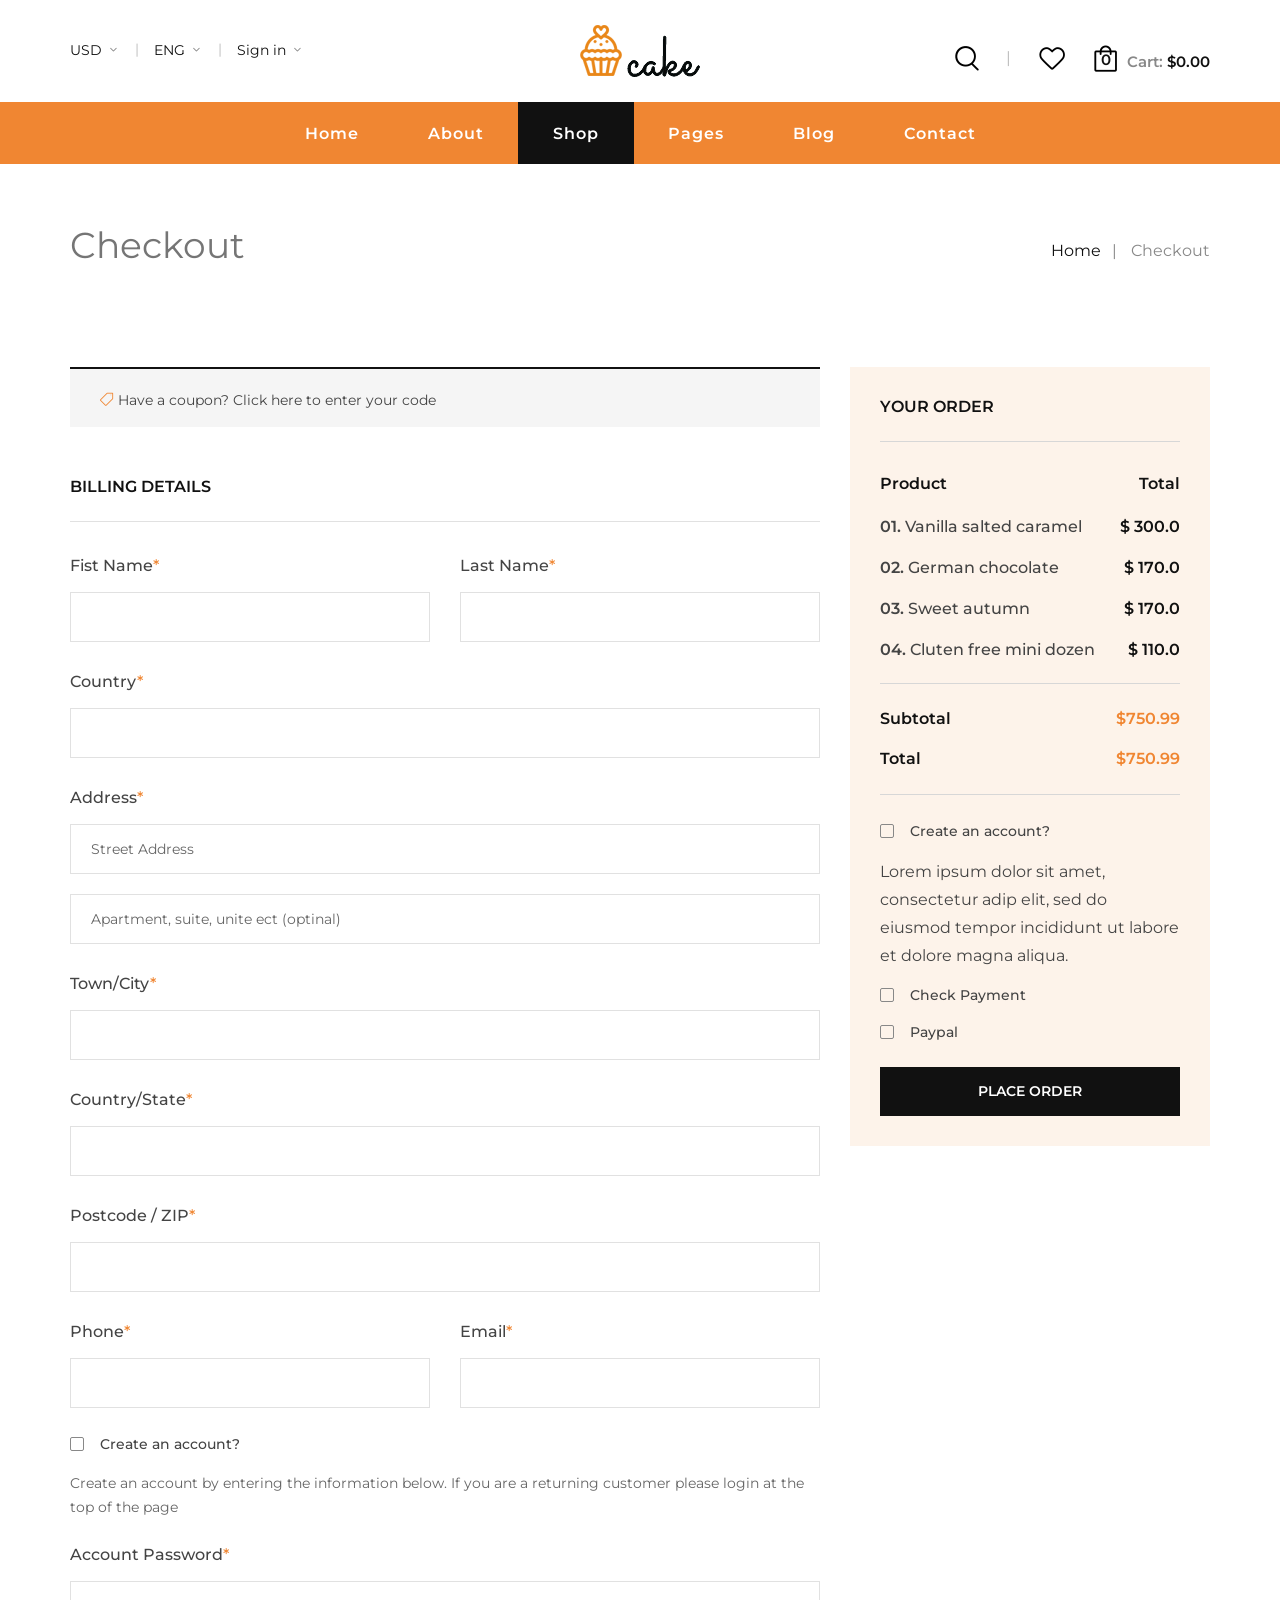
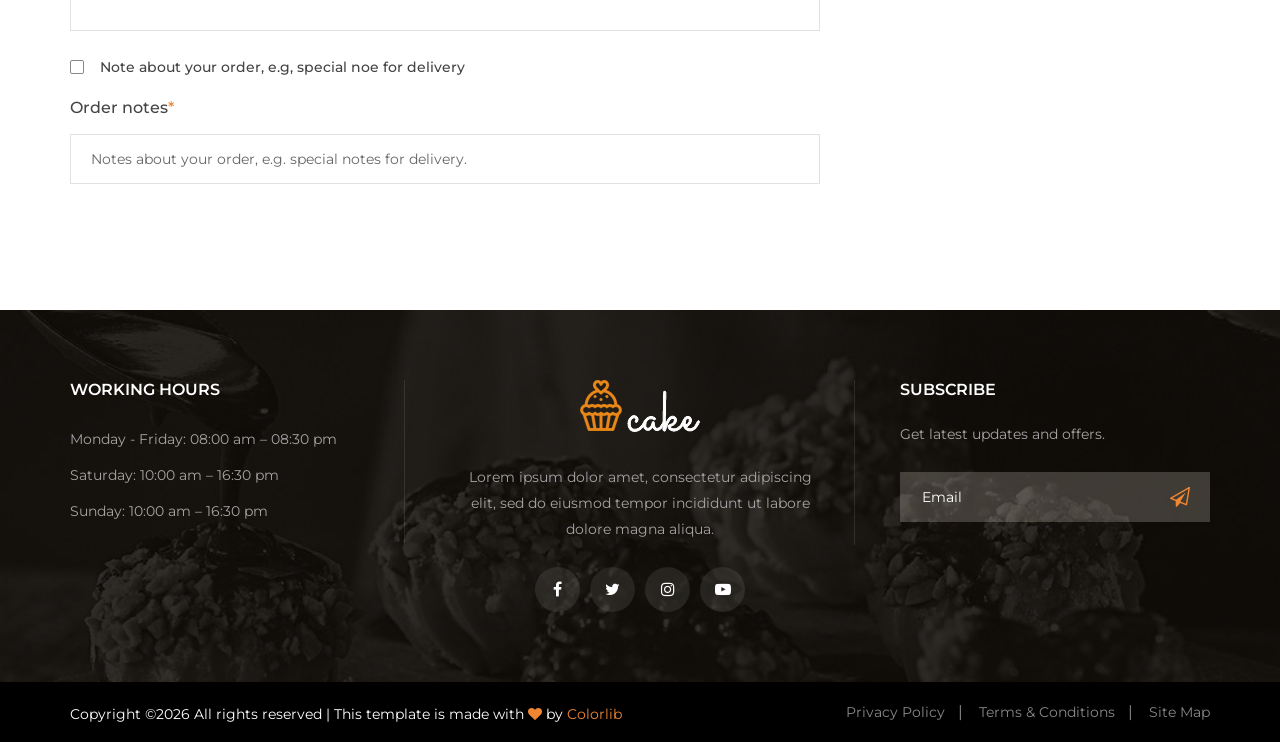
<file: cake-main/checkout.html>
<!DOCTYPE html>
<html lang="zxx">

<head>
    <meta charset="UTF-8">
    <meta name="description" content="Cake Template">
    <meta name="keywords" content="Cake, unica, creative, html">
    <meta name="viewport" content="width=device-width, initial-scale=1.0">
    <meta http-equiv="X-UA-Compatible" content="ie=edge">
    <title>Cake | Template</title>

    <!-- Google Font -->
    <link href="https://fonts.googleapis.com/css2?family=Playfair+Display:wght@400;500;600;700;800;900&display=swap"
    rel="stylesheet">
    <link href="https://fonts.googleapis.com/css2?family=Montserrat:wght@300;400;500;600;700;800;900&display=swap"
    rel="stylesheet">

    <!-- Css Styles -->
    <link rel="stylesheet" href="css/bootstrap.min.css" type="text/css">
    <link rel="stylesheet" href="css/flaticon.css" type="text/css">
    <link rel="stylesheet" href="css/barfiller.css" type="text/css">
    <link rel="stylesheet" href="css/magnific-popup.css" type="text/css">
    <link rel="stylesheet" href="css/font-awesome.min.css" type="text/css">
    <link rel="stylesheet" href="css/elegant-icons.css" type="text/css">
    <link rel="stylesheet" href="css/nice-select.css" type="text/css">
    <link rel="stylesheet" href="css/owl.carousel.min.css" type="text/css">
    <link rel="stylesheet" href="css/slicknav.min.css" type="text/css">
    <link rel="stylesheet" href="css/style.css" type="text/css">
</head>

<body>
    <!-- Page Preloder -->
    <div id="preloder">
        <div class="loader"></div>
    </div>

    <!-- Offcanvas Menu Begin -->
    <div class="offcanvas-menu-overlay"></div>
    <div class="offcanvas-menu-wrapper">
        <div class="offcanvas__cart">
            <div class="offcanvas__cart__links">
                <a href="#" class="search-switch"><img src="img/icon/search.png" alt=""></a>
                <a href="#"><img src="img/icon/heart.png" alt=""></a>
            </div>
            <div class="offcanvas__cart__item">
                <a href="#"><img src="img/icon/cart.png" alt=""> <span>0</span></a>
                <div class="cart__price">Cart: <span>$0.00</span></div>
            </div>
        </div>
        <div class="offcanvas__logo">
            <a href="./index.html"><img src="img/logo.png" alt=""></a>
        </div>
        <div id="mobile-menu-wrap"></div>
        <div class="offcanvas__option">
            <ul>
                <li>USD <span class="arrow_carrot-down"></span>
                    <ul>
                        <li>EUR</li>
                        <li>USD</li>
                    </ul>
                </li>
                <li>ENG <span class="arrow_carrot-down"></span>
                    <ul>
                        <li>Spanish</li>
                        <li>ENG</li>
                    </ul>
                </li>
                <li><a href="#">Sign in</a> <span class="arrow_carrot-down"></span></li>
            </ul>
        </div>
    </div>
    <!-- Offcanvas Menu End -->

    <!-- Header Section Begin -->
    <header class="header">
        <div class="header__top">
            <div class="container">
                <div class="row">
                    <div class="col-lg-12">
                        <div class="header__top__inner">
                            <div class="header__top__left">
                                <ul>
                                    <li>USD <span class="arrow_carrot-down"></span>
                                        <ul>
                                            <li>EUR</li>
                                            <li>USD</li>
                                        </ul>
                                    </li>
                                    <li>ENG <span class="arrow_carrot-down"></span>
                                        <ul>
                                            <li>Spanish</li>
                                            <li>ENG</li>
                                        </ul>
                                    </li>
                                    <li><a href="#">Sign in</a> <span class="arrow_carrot-down"></span></li>
                                </ul>
                            </div>
                            <div class="header__logo">
                                <a href="./index.html"><img src="img/logo.png" alt=""></a>
                            </div>
                            <div class="header__top__right">
                                <div class="header__top__right__links">
                                    <a href="#" class="search-switch"><img src="img/icon/search.png" alt=""></a>
                                    <a href="#"><img src="img/icon/heart.png" alt=""></a>
                                </div>
                                <div class="header__top__right__cart">
                                    <a href="#"><img src="img/icon/cart.png" alt=""> <span>0</span></a>
                                    <div class="cart__price">Cart: <span>$0.00</span></div>
                                </div>
                            </div>
                        </div>
                    </div>
                </div>
                <div class="canvas__open"><i class="fa fa-bars"></i></div>
            </div>
        </div>
        <div class="container">
            <div class="row">
                <div class="col-lg-12">
                    <nav class="header__menu mobile-menu">
                        <ul>
                            <li><a href="./index.html">Home</a></li>
                            <li><a href="./about.html">About</a></li>
                            <li class="active"><a href="./shop.html">Shop</a></li>
                            <li><a href="#">Pages</a>
                                <ul class="dropdown">
                                    <li><a href="./shop-details.html">Shop Details</a></li>
                                    <li><a href="./shoping-cart.html">Shoping Cart</a></li>
                                    <li><a href="./checkout.html">Check Out</a></li>
                                    <li><a href="./wisslist.html">Wisslist</a></li>
                                    <li><a href="./Class.html">Class</a></li>
                                    <li><a href="./blog-details.html">Blog Details</a></li>
                                </ul>
                            </li>
                            <li><a href="./blog.html">Blog</a></li>
                            <li><a href="./contact.html">Contact</a></li>
                        </ul>
                    </nav>
                </div>
            </div>
        </div>
    </header>
    <!-- Header Section End -->

    <!-- Breadcrumb Begin -->
    <div class="breadcrumb-option">
        <div class="container">
            <div class="row">
                <div class="col-lg-6 col-md-6 col-sm-6">
                    <div class="breadcrumb__text">
                        <h2>Checkout</h2>
                    </div>
                </div>
                <div class="col-lg-6 col-md-6 col-sm-6">
                    <div class="breadcrumb__links">
                        <a href="./index.html">Home</a>
                        <span>Checkout</span>
                    </div>
                </div>
            </div>
        </div>
    </div>
    <!-- Breadcrumb End -->

    <!-- Checkout Section Begin -->
    <section class="checkout spad">
        <div class="container">
            <div class="checkout__form">
                <form action="#">
                    <div class="row">
                        <div class="col-lg-8 col-md-6">
                            <h6 class="coupon__code"><span class="icon_tag_alt"></span> Have a coupon? <a href="#">Click
                            here</a> to enter your code</h6>
                            <h6 class="checkout__title">Billing Details</h6>
                            <div class="row">
                                <div class="col-lg-6">
                                    <div class="checkout__input">
                                        <p>Fist Name<span>*</span></p>
                                        <input type="text">
                                    </div>
                                </div>
                                <div class="col-lg-6">
                                    <div class="checkout__input">
                                        <p>Last Name<span>*</span></p>
                                        <input type="text">
                                    </div>
                                </div>
                            </div>
                            <div class="checkout__input">
                                <p>Country<span>*</span></p>
                                <input type="text">
                            </div>
                            <div class="checkout__input">
                                <p>Address<span>*</span></p>
                                <input type="text" placeholder="Street Address" class="checkout__input__add">
                                <input type="text" placeholder="Apartment, suite, unite ect (optinal)">
                            </div>
                            <div class="checkout__input">
                                <p>Town/City<span>*</span></p>
                                <input type="text">
                            </div>
                            <div class="checkout__input">
                                <p>Country/State<span>*</span></p>
                                <input type="text">
                            </div>
                            <div class="checkout__input">
                                <p>Postcode / ZIP<span>*</span></p>
                                <input type="text">
                            </div>
                            <div class="row">
                                <div class="col-lg-6">
                                    <div class="checkout__input">
                                        <p>Phone<span>*</span></p>
                                        <input type="text">
                                    </div>
                                </div>
                                <div class="col-lg-6">
                                    <div class="checkout__input">
                                        <p>Email<span>*</span></p>
                                        <input type="text">
                                    </div>
                                </div>
                            </div>
                            <div class="checkout__input__checkbox">
                                <label for="acc">
                                    Create an account?
                                    <input type="checkbox" id="acc">
                                    <span class="checkmark"></span>
                                </label>
                                <p>Create an account by entering the information below. If you are a returning customer
                                please login at the top of the page</p>
                            </div>
                            <div class="checkout__input">
                                <p>Account Password<span>*</span></p>
                                <input type="text">
                            </div>
                            <div class="checkout__input__checkbox">
                                <label for="diff-acc">
                                    Note about your order, e.g, special noe for delivery
                                    <input type="checkbox" id="diff-acc">
                                    <span class="checkmark"></span>
                                </label>
                            </div>
                            <div class="checkout__input">
                                <p>Order notes<span>*</span></p>
                                <input type="text"
                                placeholder="Notes about your order, e.g. special notes for delivery.">
                            </div>
                        </div>
                        <div class="col-lg-4 col-md-6">
                            <div class="checkout__order">
                                <h6 class="order__title">Your order</h6>
                                <div class="checkout__order__products">Product <span>Total</span></div>
                                <ul class="checkout__total__products">
                                    <li><samp>01.</samp> Vanilla salted caramel <span>$ 300.0</span></li>
                                    <li><samp>02.</samp> German chocolate <span>$ 170.0</span></li>
                                    <li><samp>03.</samp> Sweet autumn <span>$ 170.0</span></li>
                                    <li><samp>04.</samp> Cluten free mini dozen <span>$ 110.0</span></li>
                                </ul>
                                <ul class="checkout__total__all">
                                    <li>Subtotal <span>$750.99</span></li>
                                    <li>Total <span>$750.99</span></li>
                                </ul>
                                <div class="checkout__input__checkbox">
                                    <label for="acc-or">
                                        Create an account?
                                        <input type="checkbox" id="acc-or">
                                        <span class="checkmark"></span>
                                    </label>
                                </div>
                                <p>Lorem ipsum dolor sit amet, consectetur adip elit, sed do eiusmod tempor incididunt
                                ut labore et dolore magna aliqua.</p>
                                <div class="checkout__input__checkbox">
                                    <label for="payment">
                                        Check Payment
                                        <input type="checkbox" id="payment">
                                        <span class="checkmark"></span>
                                    </label>
                                </div>
                                <div class="checkout__input__checkbox">
                                    <label for="paypal">
                                        Paypal
                                        <input type="checkbox" id="paypal">
                                        <span class="checkmark"></span>
                                    </label>
                                </div>
                                <button type="submit" class="site-btn">PLACE ORDER</button>
                            </div>
                        </div>
                    </div>
                </form>
            </div>
        </div>
    </section>
    <!-- Checkout Section End -->

    <!-- Footer Section Begin -->
    <footer class="footer set-bg" data-setbg="img/footer-bg.jpg">
        <div class="container">
            <div class="row">
                <div class="col-lg-4 col-md-6 col-sm-6">
                    <div class="footer__widget">
                        <h6>WORKING HOURS</h6>
                        <ul>
                            <li>Monday - Friday: 08:00 am – 08:30 pm</li>
                            <li>Saturday: 10:00 am – 16:30 pm</li>
                            <li>Sunday: 10:00 am – 16:30 pm</li>
                        </ul>
                    </div>
                </div>
                <div class="col-lg-4 col-md-6 col-sm-6">
                    <div class="footer__about">
                        <div class="footer__logo">
                            <a href="#"><img src="img/footer-logo.png" alt=""></a>
                        </div>
                        <p>Lorem ipsum dolor amet, consectetur adipiscing elit, sed do eiusmod tempor incididunt ut
                        labore dolore magna aliqua.</p>
                        <div class="footer__social">
                            <a href="#"><i class="fa fa-facebook"></i></a>
                            <a href="#"><i class="fa fa-twitter"></i></a>
                            <a href="#"><i class="fa fa-instagram"></i></a>
                            <a href="#"><i class="fa fa-youtube-play"></i></a>
                        </div>
                    </div>
                </div>
                <div class="col-lg-4 col-md-6 col-sm-6">
                    <div class="footer__newslatter">
                        <h6>Subscribe</h6>
                        <p>Get latest updates and offers.</p>
                        <form action="#">
                            <input type="text" placeholder="Email">
                            <button type="submit"><i class="fa fa-send-o"></i></button>
                        </form>
                    </div>
                </div>
            </div>
        </div>
        <div class="copyright">
            <div class="container">
                <div class="row">
                    <div class="col-lg-7">
                        <p class="copyright__text text-white"><!-- Link back to Colorlib can't be removed. Template is licensed under CC BY 3.0. -->
                          Copyright &copy;<script>document.write(new Date().getFullYear());</script> All rights reserved | This template is made with <i class="fa fa-heart" aria-hidden="true"></i> by <a href="https://colorlib.com" target="_blank">Colorlib</a>
                          <!-- Link back to Colorlib can't be removed. Template is licensed under CC BY 3.0. -->
                      </p>
                  </div>
                  <div class="col-lg-5">
                    <div class="copyright__widget">
                        <ul>
                            <li><a href="#">Privacy Policy</a></li>
                            <li><a href="#">Terms & Conditions</a></li>
                            <li><a href="#">Site Map</a></li>
                        </ul>
                    </div>
                </div>
            </div>
        </div>
    </div>
</footer>
<!-- Footer Section End -->

<!-- Search Begin -->
<div class="search-model">
    <div class="h-100 d-flex align-items-center justify-content-center">
        <div class="search-close-switch">+</div>
        <form class="search-model-form">
            <input type="text" id="search-input" placeholder="Search here.....">
        </form>
    </div>
</div>
<!-- Search End -->

<!-- Js Plugins -->
<script src="js/jquery-3.3.1.min.js"></script>
<script src="js/bootstrap.min.js"></script>
<script src="js/jquery.nice-select.min.js"></script>
<script src="js/jquery.barfiller.js"></script>
<script src="js/jquery.magnific-popup.min.js"></script>
<script src="js/jquery.slicknav.js"></script>
<script src="js/owl.carousel.min.js"></script>
<script src="js/jquery.nicescroll.min.js"></script>
<script src="js/main.js"></script>
</body>

</html>
</file>
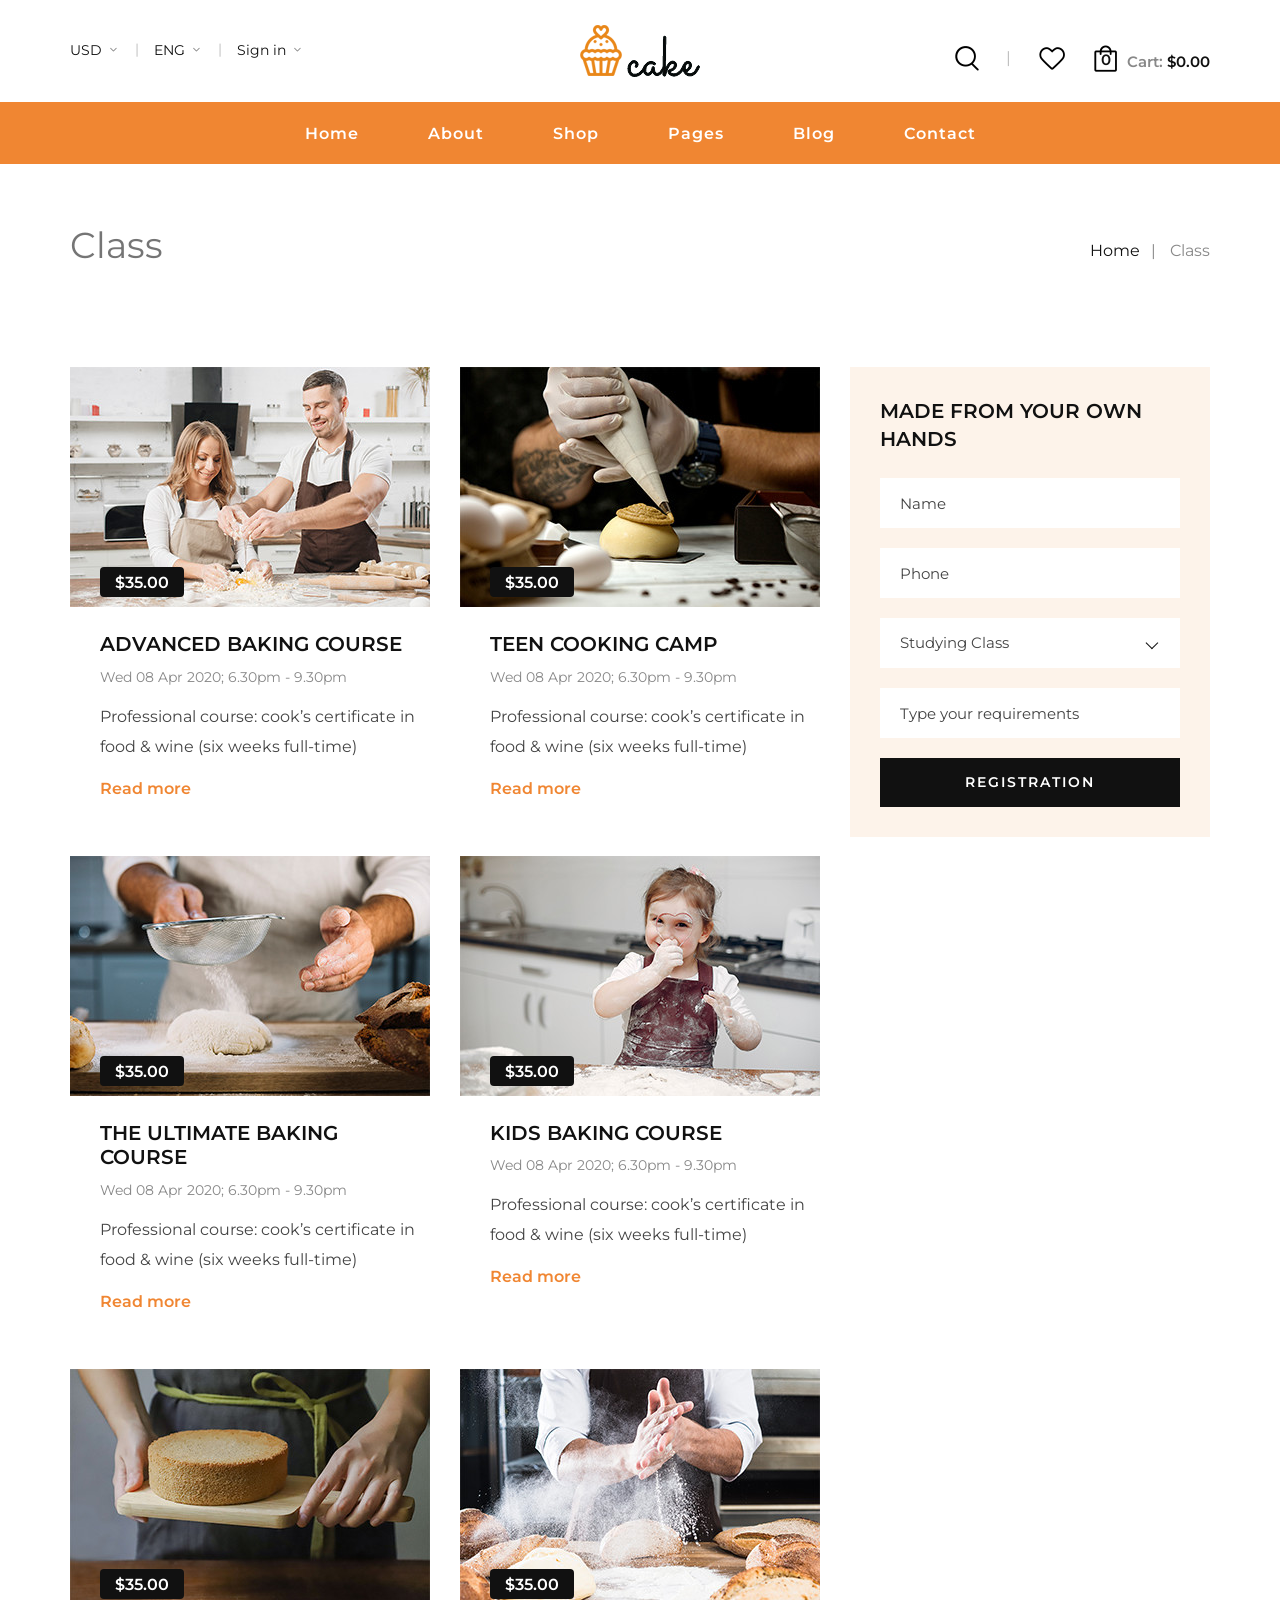
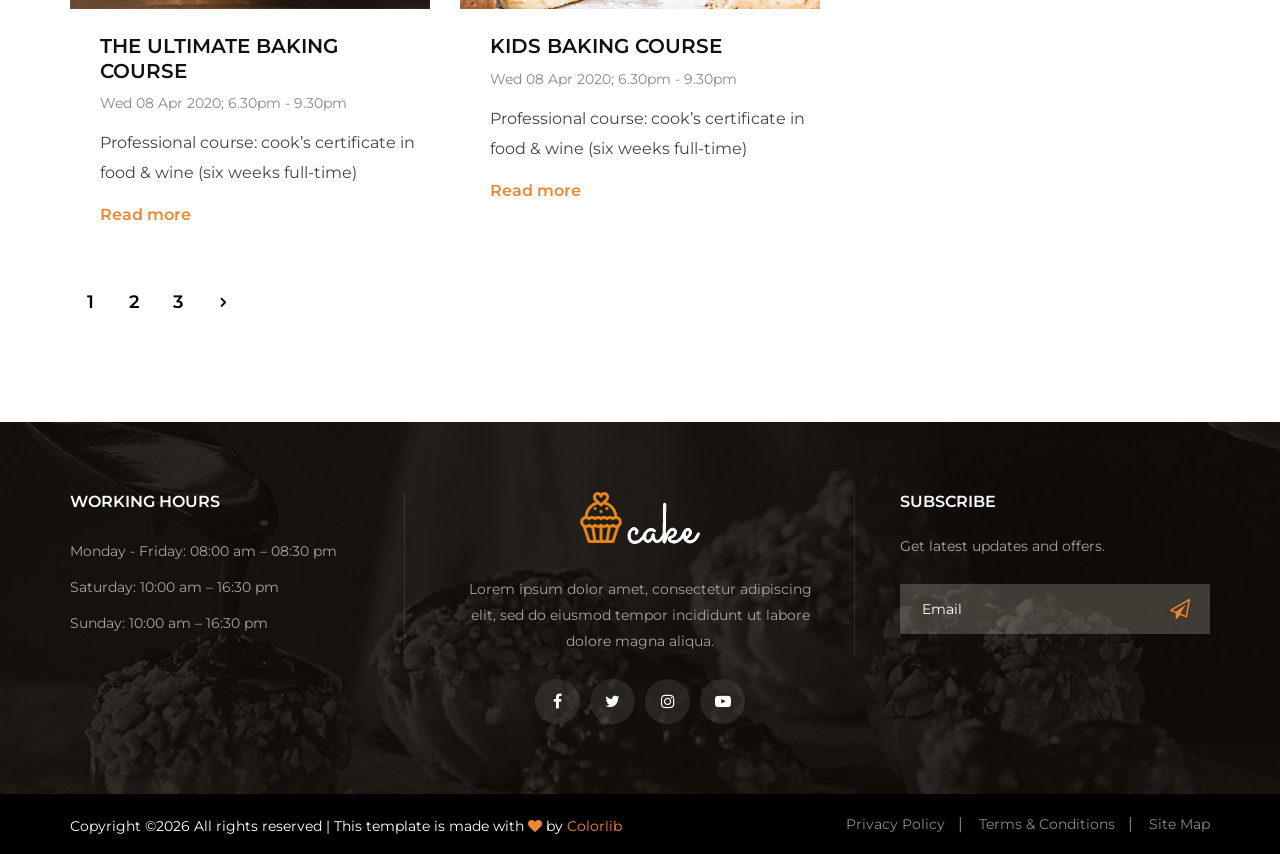
<file: cake-main/class.html>
<!DOCTYPE html>
<html lang="zxx">

<head>
    <meta charset="UTF-8">
    <meta name="description" content="Cake Template">
    <meta name="keywords" content="Cake, unica, creative, html">
    <meta name="viewport" content="width=device-width, initial-scale=1.0">
    <meta http-equiv="X-UA-Compatible" content="ie=edge">
    <title>Cake | Template</title>

    <!-- Google Font -->
    <link href="https://fonts.googleapis.com/css2?family=Playfair+Display:wght@400;500;600;700;800;900&display=swap"
    rel="stylesheet">
    <link href="https://fonts.googleapis.com/css2?family=Montserrat:wght@300;400;500;600;700;800;900&display=swap"
    rel="stylesheet">

    <!-- Css Styles -->
    <link rel="stylesheet" href="css/bootstrap.min.css" type="text/css">
    <link rel="stylesheet" href="css/flaticon.css" type="text/css">
    <link rel="stylesheet" href="css/barfiller.css" type="text/css">
    <link rel="stylesheet" href="css/magnific-popup.css" type="text/css">
    <link rel="stylesheet" href="css/font-awesome.min.css" type="text/css">
    <link rel="stylesheet" href="css/elegant-icons.css" type="text/css">
    <link rel="stylesheet" href="css/nice-select.css" type="text/css">
    <link rel="stylesheet" href="css/owl.carousel.min.css" type="text/css">
    <link rel="stylesheet" href="css/slicknav.min.css" type="text/css">
    <link rel="stylesheet" href="css/style.css" type="text/css">
</head>

<body>
    <!-- Page Preloder -->
    <div id="preloder">
        <div class="loader"></div>
    </div>

    <!-- Offcanvas Menu Begin -->
    <div class="offcanvas-menu-overlay"></div>
    <div class="offcanvas-menu-wrapper">
        <div class="offcanvas__cart">
            <div class="offcanvas__cart__links">
                <a href="#" class="search-switch"><img src="img/icon/search.png" alt=""></a>
                <a href="#"><img src="img/icon/heart.png" alt=""></a>
            </div>
            <div class="offcanvas__cart__item">
                <a href="#"><img src="img/icon/cart.png" alt=""> <span>0</span></a>
                <div class="cart__price">Cart: <span>$0.00</span></div>
            </div>
        </div>
        <div class="offcanvas__logo">
            <a href="./index.html"><img src="img/logo.png" alt=""></a>
        </div>
        <div id="mobile-menu-wrap"></div>
        <div class="offcanvas__option">
            <ul>
                <li>USD <span class="arrow_carrot-down"></span>
                    <ul>
                        <li>EUR</li>
                        <li>USD</li>
                    </ul>
                </li>
                <li>ENG <span class="arrow_carrot-down"></span>
                    <ul>
                        <li>Spanish</li>
                        <li>ENG</li>
                    </ul>
                </li>
                <li><a href="#">Sign in</a> <span class="arrow_carrot-down"></span></li>
            </ul>
        </div>
    </div>
    <!-- Offcanvas Menu End -->

    <!-- Header Section Begin -->
    <header class="header">
        <div class="header__top">
            <div class="container">
                <div class="row">
                    <div class="col-lg-12">
                        <div class="header__top__inner">
                            <div class="header__top__left">
                                <ul>
                                    <li>USD <span class="arrow_carrot-down"></span>
                                        <ul>
                                            <li>EUR</li>
                                            <li>USD</li>
                                        </ul>
                                    </li>
                                    <li>ENG <span class="arrow_carrot-down"></span>
                                        <ul>
                                            <li>Spanish</li>
                                            <li>ENG</li>
                                        </ul>
                                    </li>
                                    <li><a href="#">Sign in</a> <span class="arrow_carrot-down"></span></li>
                                </ul>
                            </div>
                            <div class="header__logo">
                                <a href="./index.html"><img src="img/logo.png" alt=""></a>
                            </div>
                            <div class="header__top__right">
                                <div class="header__top__right__links">
                                    <a href="#" class="search-switch"><img src="img/icon/search.png" alt=""></a>
                                    <a href="#"><img src="img/icon/heart.png" alt=""></a>
                                </div>
                                <div class="header__top__right__cart">
                                    <a href="#"><img src="img/icon/cart.png" alt=""> <span>0</span></a>
                                    <div class="cart__price">Cart: <span>$0.00</span></div>
                                </div>
                            </div>
                        </div>
                    </div>
                </div>
                <div class="canvas__open"><i class="fa fa-bars"></i></div>
            </div>
        </div>
        <div class="container">
            <div class="row">
                <div class="col-lg-12">
                    <nav class="header__menu mobile-menu">
                        <ul>
                            <li><a href="./index.html">Home</a></li>
                            <li><a href="./about.html">About</a></li>
                            <li><a href="./shop.html">Shop</a></li>
                            <li><a href="#">Pages</a>
                                <ul class="dropdown">
                                    <li><a href="./shop-details.html">Shop Details</a></li>
                                    <li><a href="./shoping-cart.html">Shoping Cart</a></li>
                                    <li><a href="./checkout.html">Check Out</a></li>
                                    <li><a href="./wisslist.html">Wisslist</a></li>
                                    <li><a href="./class.html">Class</a></li>
                                    <li><a href="./blog-details.html">Blog Details</a></li>
                                </ul>
                            </li>
                            <li><a href="./blog.html">Blog</a></li>
                            <li><a href="./contact.html">Contact</a></li>
                        </ul>
                    </nav>
                </div>
            </div>
        </div>
    </header>
    <!-- Header Section End -->

    <!-- Breadcrumb Begin -->
    <div class="breadcrumb-option">
        <div class="container">
            <div class="row">
                <div class="col-lg-6 col-md-6 col-sm-6">
                    <div class="breadcrumb__text">
                        <h2>Class</h2>
                    </div>
                </div>
                <div class="col-lg-6 col-md-6 col-sm-6">
                    <div class="breadcrumb__links">
                        <a href="./index.html">Home</a>
                        <span>Class</span>
                    </div>
                </div>
            </div>
        </div>
    </div>
    <!-- Breadcrumb End -->

    <!-- Class Section Begin -->
    <section class="class-page spad">
        <div class="container">
            <div class="row">
                <div class="col-lg-8">
                    <div class="row">
                        <div class="col-lg-6 col-md-6 col-sm-6">
                            <div class="class__item">
                                <div class="class__item__pic set-bg" data-setbg="img/class/class-1.jpg">
                                    <div class="label">$35.00</div>
                                </div>
                                <div class="class__item__text">
                                    <h5><a href="#">ADVANCED BAKING COURSE</a></h5>
                                    <span>Wed 08 Apr 2020; 6.30pm - 9.30pm</span>
                                    <p>Professional course: cook’s certificate in food & wine (six weeks full-time)</p>
                                    <a href="#" class="read_more">Read more</a>
                                </div>
                            </div>
                        </div>
                        <div class="col-lg-6 col-md-6 col-sm-6">
                            <div class="class__item">
                                <div class="class__item__pic set-bg" data-setbg="img/class/class-2.jpg">
                                    <div class="label">$35.00</div>
                                </div>
                                <div class="class__item__text">
                                    <h5><a href="#">TEEN COOKING CAMP</a></h5>
                                    <span>Wed 08 Apr 2020; 6.30pm - 9.30pm</span>
                                    <p>Professional course: cook’s certificate in food & wine (six weeks full-time)</p>
                                    <a href="#" class="read_more">Read more</a>
                                </div>
                            </div>
                        </div>
                        <div class="col-lg-6 col-md-6 col-sm-6">
                            <div class="class__item">
                                <div class="class__item__pic set-bg" data-setbg="img/class/class-3.jpg">
                                    <div class="label">$35.00</div>
                                </div>
                                <div class="class__item__text">
                                    <h5><a href="#">THE ULTIMATE BAKING COURSE</a></h5>
                                    <span>Wed 08 Apr 2020; 6.30pm - 9.30pm</span>
                                    <p>Professional course: cook’s certificate in food & wine (six weeks full-time)</p>
                                    <a href="#" class="read_more">Read more</a>
                                </div>
                            </div>
                        </div>
                        <div class="col-lg-6 col-md-6 col-sm-6">
                            <div class="class__item">
                                <div class="class__item__pic set-bg" data-setbg="img/class/class-4.jpg">
                                    <div class="label">$35.00</div>
                                </div>
                                <div class="class__item__text">
                                    <h5><a href="#">KIDS BAKING COURSE</a></h5>
                                    <span>Wed 08 Apr 2020; 6.30pm - 9.30pm</span>
                                    <p>Professional course: cook’s certificate in food & wine (six weeks full-time)</p>
                                    <a href="#" class="read_more">Read more</a>
                                </div>
                            </div>
                        </div>
                        <div class="col-lg-6 col-md-6 col-sm-6">
                            <div class="class__item">
                                <div class="class__item__pic set-bg" data-setbg="img/class/class-5.jpg">
                                    <div class="label">$35.00</div>
                                </div>
                                <div class="class__item__text">
                                    <h5><a href="#">THE ULTIMATE BAKING COURSE</a></h5>
                                    <span>Wed 08 Apr 2020; 6.30pm - 9.30pm</span>
                                    <p>Professional course: cook’s certificate in food & wine (six weeks full-time)</p>
                                    <a href="#" class="read_more">Read more</a>
                                </div>
                            </div>
                        </div>
                        <div class="col-lg-6 col-md-6 col-sm-6">
                            <div class="class__item">
                                <div class="class__item__pic set-bg" data-setbg="img/class/class-6.jpg">
                                    <div class="label">$35.00</div>
                                </div>
                                <div class="class__item__text">
                                    <h5><a href="#">KIDS BAKING COURSE</a></h5>
                                    <span>Wed 08 Apr 2020; 6.30pm - 9.30pm</span>
                                    <p>Professional course: cook’s certificate in food & wine (six weeks full-time)</p>
                                    <a href="#" class="read_more">Read more</a>
                                </div>
                            </div>
                        </div>
                    </div>
                    <div class="shop__pagination">
                        <a href="#">1</a>
                        <a href="#">2</a>
                        <a href="#">3</a>
                        <a href="#"><span class="arrow_carrot-right"></span></a>
                    </div>
                </div>
                <div class="col-lg-4">
                    <div class="class__sidebar">
                        <h5>Made from your own hands</h5>
                        <form action="#">
                            <input type="text" placeholder="Name">
                            <input type="text" placeholder="Phone">
                            <select>
                                <option value="">Studying Class</option>
                                <option value="">Writting Class</option>
                                <option value="">Reading Class</option>
                            </select>
                            <input type="text" placeholder="Type your requirements">
                            <button type="submit" class="site-btn">registration</button>
                        </form>
                    </div>
                </div>
            </div>
        </div>
    </section>
    <!-- Class Section End -->

    <!-- Footer Section Begin -->
    <footer class="footer set-bg" data-setbg="img/footer-bg.jpg">
        <div class="container">
            <div class="row">
                <div class="col-lg-4 col-md-6 col-sm-6">
                    <div class="footer__widget">
                        <h6>WORKING HOURS</h6>
                        <ul>
                            <li>Monday - Friday: 08:00 am – 08:30 pm</li>
                            <li>Saturday: 10:00 am – 16:30 pm</li>
                            <li>Sunday: 10:00 am – 16:30 pm</li>
                        </ul>
                    </div>
                </div>
                <div class="col-lg-4 col-md-6 col-sm-6">
                    <div class="footer__about">
                        <div class="footer__logo">
                            <a href="#"><img src="img/footer-logo.png" alt=""></a>
                        </div>
                        <p>Lorem ipsum dolor amet, consectetur adipiscing elit, sed do eiusmod tempor incididunt ut
                        labore dolore magna aliqua.</p>
                        <div class="footer__social">
                            <a href="#"><i class="fa fa-facebook"></i></a>
                            <a href="#"><i class="fa fa-twitter"></i></a>
                            <a href="#"><i class="fa fa-instagram"></i></a>
                            <a href="#"><i class="fa fa-youtube-play"></i></a>
                        </div>
                    </div>
                </div>
                <div class="col-lg-4 col-md-6 col-sm-6">
                    <div class="footer__newslatter">
                        <h6>Subscribe</h6>
                        <p>Get latest updates and offers.</p>
                        <form action="#">
                            <input type="text" placeholder="Email">
                            <button type="submit"><i class="fa fa-send-o"></i></button>
                        </form>
                    </div>
                </div>
            </div>
        </div>
        <div class="copyright">
            <div class="container">
                <div class="row">
                    <div class="col-lg-7">
                        <p class="copyright__text text-white"><!-- Link back to Colorlib can't be removed. Template is licensed under CC BY 3.0. -->
                          Copyright &copy;<script>document.write(new Date().getFullYear());</script> All rights reserved | This template is made with <i class="fa fa-heart" aria-hidden="true"></i> by <a href="https://colorlib.com" target="_blank">Colorlib</a>
                          <!-- Link back to Colorlib can't be removed. Template is licensed under CC BY 3.0. -->
                      </p>
                  </div>
                  <div class="col-lg-5">
                    <div class="copyright__widget">
                        <ul>
                            <li><a href="#">Privacy Policy</a></li>
                            <li><a href="#">Terms & Conditions</a></li>
                            <li><a href="#">Site Map</a></li>
                        </ul>
                    </div>
                </div>
            </div>
        </div>
    </div>
</footer>
<!-- Footer Section End -->

<!-- Search Begin -->
<div class="search-model">
    <div class="h-100 d-flex align-items-center justify-content-center">
        <div class="search-close-switch">+</div>
        <form class="search-model-form">
            <input type="text" id="search-input" placeholder="Search here.....">
        </form>
    </div>
</div>
<!-- Search End -->

<!-- Js Plugins -->
<script src="js/jquery-3.3.1.min.js"></script>
<script src="js/bootstrap.min.js"></script>
<script src="js/jquery.nice-select.min.js"></script>
<script src="js/jquery.barfiller.js"></script>
<script src="js/jquery.magnific-popup.min.js"></script>
<script src="js/jquery.slicknav.js"></script>
<script src="js/owl.carousel.min.js"></script>
<script src="js/jquery.nicescroll.min.js"></script>
<script src="js/main.js"></script>
</body>

</html>
</file>
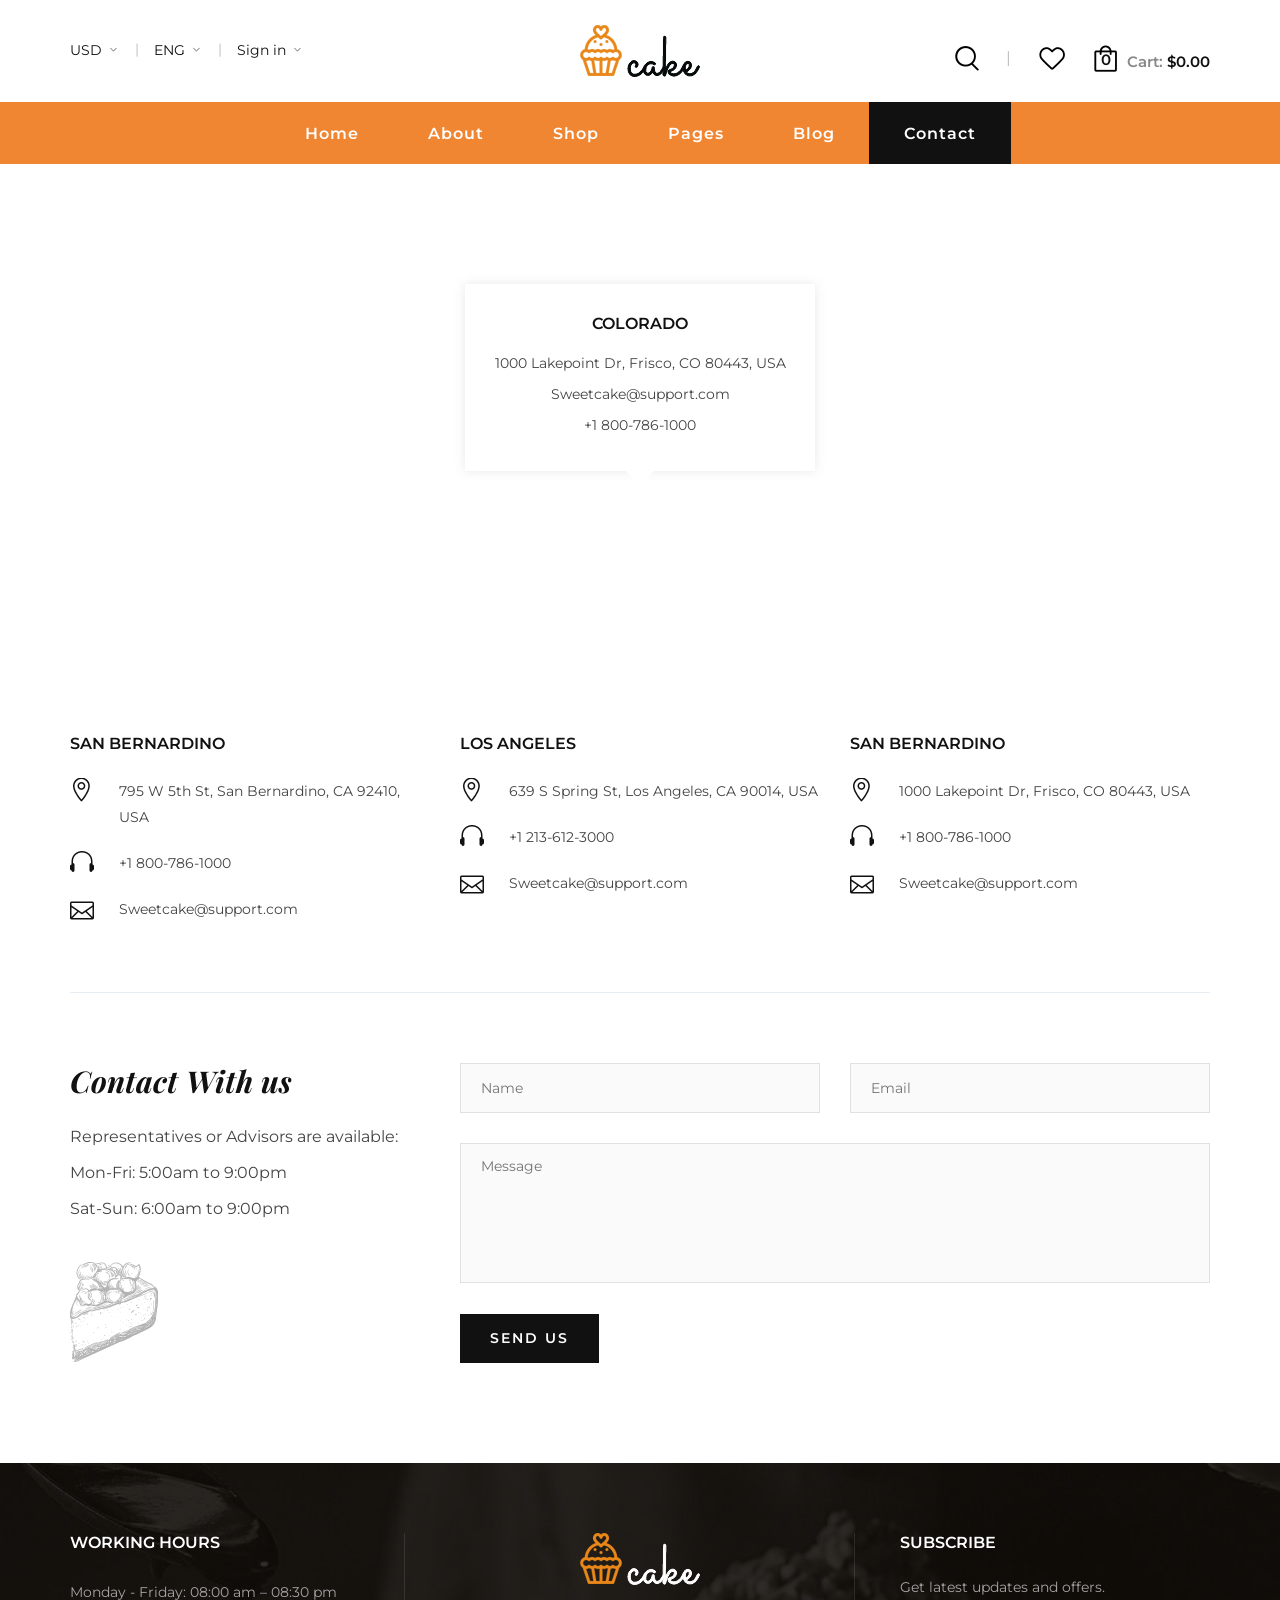
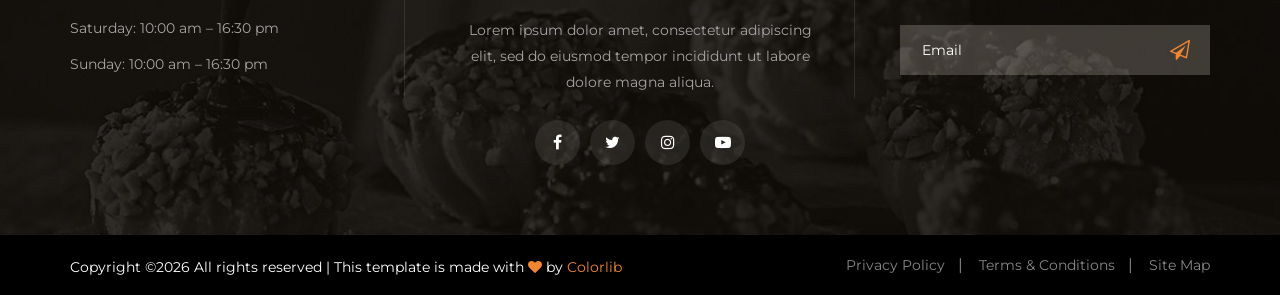
<file: cake-main/contact.html>
<!DOCTYPE html>
<html lang="zxx">

<head>
    <meta charset="UTF-8">
    <meta name="description" content="Cake Template">
    <meta name="keywords" content="Cake, unica, creative, html">
    <meta name="viewport" content="width=device-width, initial-scale=1.0">
    <meta http-equiv="X-UA-Compatible" content="ie=edge">
    <title>Cake | Template</title>

    <!-- Google Font -->
    <link href="https://fonts.googleapis.com/css2?family=Playfair+Display:wght@400;500;600;700;800;900&display=swap"
    rel="stylesheet">
    <link href="https://fonts.googleapis.com/css2?family=Montserrat:wght@300;400;500;600;700;800;900&display=swap"
    rel="stylesheet">

    <!-- Css Styles -->
    <link rel="stylesheet" href="css/bootstrap.min.css" type="text/css">
    <link rel="stylesheet" href="css/flaticon.css" type="text/css">
    <link rel="stylesheet" href="css/barfiller.css" type="text/css">
    <link rel="stylesheet" href="css/magnific-popup.css" type="text/css">
    <link rel="stylesheet" href="css/font-awesome.min.css" type="text/css">
    <link rel="stylesheet" href="css/elegant-icons.css" type="text/css">
    <link rel="stylesheet" href="css/nice-select.css" type="text/css">
    <link rel="stylesheet" href="css/owl.carousel.min.css" type="text/css">
    <link rel="stylesheet" href="css/slicknav.min.css" type="text/css">
    <link rel="stylesheet" href="css/style.css" type="text/css">
</head>

<body>
    <!-- Page Preloder -->
    <div id="preloder">
        <div class="loader"></div>
    </div>

    <!-- Offcanvas Menu Begin -->
    <div class="offcanvas-menu-overlay"></div>
    <div class="offcanvas-menu-wrapper">
        <div class="offcanvas__cart">
            <div class="offcanvas__cart__links">
                <a href="#" class="search-switch"><img src="img/icon/search.png" alt=""></a>
                <a href="#"><img src="img/icon/heart.png" alt=""></a>
            </div>
            <div class="offcanvas__cart__item">
                <a href="#"><img src="img/icon/cart.png" alt=""> <span>0</span></a>
                <div class="cart__price">Cart: <span>$0.00</span></div>
            </div>
        </div>
        <div class="offcanvas__logo">
            <a href="./index.html"><img src="img/logo.png" alt=""></a>
        </div>
        <div id="mobile-menu-wrap"></div>
        <div class="offcanvas__option">
            <ul>
                <li>USD <span class="arrow_carrot-down"></span>
                    <ul>
                        <li>EUR</li>
                        <li>USD</li>
                    </ul>
                </li>
                <li>ENG <span class="arrow_carrot-down"></span>
                    <ul>
                        <li>Spanish</li>
                        <li>ENG</li>
                    </ul>
                </li>
                <li><a href="#">Sign in</a> <span class="arrow_carrot-down"></span></li>
            </ul>
        </div>
    </div>
    <!-- Offcanvas Menu End -->

    <!-- Header Section Begin -->
    <header class="header">
        <div class="header__top">
            <div class="container">
                <div class="row">
                    <div class="col-lg-12">
                        <div class="header__top__inner">
                            <div class="header__top__left">
                                <ul>
                                    <li>USD <span class="arrow_carrot-down"></span>
                                        <ul>
                                            <li>EUR</li>
                                            <li>USD</li>
                                        </ul>
                                    </li>
                                    <li>ENG <span class="arrow_carrot-down"></span>
                                        <ul>
                                            <li>Spanish</li>
                                            <li>ENG</li>
                                        </ul>
                                    </li>
                                    <li><a href="#">Sign in</a> <span class="arrow_carrot-down"></span></li>
                                </ul>
                            </div>
                            <div class="header__logo">
                                <a href="./index.html"><img src="img/logo.png" alt=""></a>
                            </div>
                            <div class="header__top__right">
                                <div class="header__top__right__links">
                                    <a href="#" class="search-switch"><img src="img/icon/search.png" alt=""></a>
                                    <a href="#"><img src="img/icon/heart.png" alt=""></a>
                                </div>
                                <div class="header__top__right__cart">
                                    <a href="#"><img src="img/icon/cart.png" alt=""> <span>0</span></a>
                                    <div class="cart__price">Cart: <span>$0.00</span></div>
                                </div>
                            </div>
                        </div>
                    </div>
                </div>
                <div class="canvas__open"><i class="fa fa-bars"></i></div>
            </div>
        </div>
        <div class="container">
            <div class="row">
                <div class="col-lg-12">
                    <nav class="header__menu mobile-menu">
                        <ul>
                            <li><a href="./index.html">Home</a></li>
                            <li><a href="./about.html">About</a></li>
                            <li><a href="./shop.html">Shop</a></li>
                            <li><a href="#">Pages</a>
                                <ul class="dropdown">
                                    <li><a href="./shop-details.html">Shop Details</a></li>
                                    <li><a href="./shoping-cart.html">Shoping Cart</a></li>
                                    <li><a href="./checkout.html">Check Out</a></li>
                                    <li><a href="./wisslist.html">Wisslist</a></li>
                                    <li><a href="./Class.html">Class</a></li>
                                    <li><a href="./blog-details.html">Blog Details</a></li>
                                </ul>
                            </li>
                            <li><a href="./blog.html">Blog</a></li>
                            <li class="active"><a href="./contact.html">Contact</a></li>
                        </ul>
                    </nav>
                </div>
            </div>
        </div>
    </header>
    <!-- Header Section End -->

    <!-- Contact Section Begin -->
    <section class="contact spad">
        <div class="container">
            <div class="map">
                <div class="container">
                    <div class="row d-flex justify-content-center">
                        <div class="col-lg-4 col-md-7">
                            <div class="map__inner">
                                <h6>COlorado</h6>
                                <ul>
                                    <li>1000 Lakepoint Dr, Frisco, CO 80443, USA</li>
                                    <li>Sweetcake@support.com</li>
                                    <li>+1 800-786-1000</li>
                                </ul>
                            </div>
                        </div>
                    </div>
                </div>
                <div class="map__iframe">
                    <iframe src="https://www.google.com/maps/embed?pb=!1m14!1m12!1m3!1d10784.188505644011!2d19.053119335158936!3d47.48899529453826!2m3!1f0!2f0!3f0!3m2!1i1024!2i768!4f13.1!5e0!3m2!1sen!2sbd!4v1543907528304" height="300" style="border:0;" allowfullscreen="" aria-hidden="false" tabindex="0"></iframe>
                </div>
            </div>
            <div class="contact__address">
                <div class="row">
                    <div class="col-lg-4 col-md-6 col-sm-6">
                        <div class="contact__address__item">
                            <h6>san bernardino</h6>
                            <ul>
                                <li>
                                    <span class="icon_pin_alt"></span>
                                    <p>795 W 5th St, San Bernardino, CA 92410, USA</p>
                                </li>
                                <li><span class="icon_headphones"></span>
                                    <p>+1 800-786-1000</p>
                                </li>
                                <li><span class="icon_mail_alt"></span>
                                    <p>Sweetcake@support.com</p>
                                </li>
                            </ul>
                        </div>
                    </div>
                    <div class="col-lg-4 col-md-6 col-sm-6">
                        <div class="contact__address__item">
                            <h6>Los angeles</h6>
                            <ul>
                                <li>
                                    <span class="icon_pin_alt"></span>
                                    <p>639 S Spring St, Los Angeles, CA 90014, USA</p>
                                </li>
                                <li><span class="icon_headphones"></span>
                                    <p>+1 213-612-3000</p>
                                </li>
                                <li><span class="icon_mail_alt"></span>
                                    <p>Sweetcake@support.com</p>
                                </li>
                            </ul>
                        </div>
                    </div>
                    <div class="col-lg-4 col-md-6 col-sm-6">
                        <div class="contact__address__item">
                            <h6>san bernardino</h6>
                            <ul>
                                <li>
                                    <span class="icon_pin_alt"></span>
                                    <p>1000 Lakepoint Dr, Frisco, CO 80443, USA</p>
                                </li>
                                <li><span class="icon_headphones"></span>
                                    <p>+1 800-786-1000</p>
                                </li>
                                <li><span class="icon_mail_alt"></span>
                                    <p>Sweetcake@support.com</p>
                                </li>
                            </ul>
                        </div>
                    </div>
                </div>
            </div>
            <div class="row">
                <div class="col-lg-4">
                    <div class="contact__text">
                        <h3>Contact With us</h3>
                        <ul>
                            <li>Representatives or Advisors are available:</li>
                            <li>Mon-Fri: 5:00am to 9:00pm</li>
                            <li>Sat-Sun: 6:00am to 9:00pm</li>
                        </ul>
                        <img src="img/cake-piece.png" alt="">
                    </div>
                </div>
                <div class="col-lg-8">
                    <div class="contact__form">
                        <form action="#">
                            <div class="row">
                                <div class="col-lg-6">
                                    <input type="text" placeholder="Name">
                                </div>
                                <div class="col-lg-6">
                                    <input type="text" placeholder="Email">
                                </div>
                                <div class="col-lg-12">
                                    <textarea placeholder="Message"></textarea>
                                    <button type="submit" class="site-btn">Send Us</button>
                                </div>
                            </div>
                        </form>
                    </div>
                </div>
            </div>
        </div>
    </section>
    <!-- Contact Section End -->

    <!-- Footer Section Begin -->
    <footer class="footer set-bg" data-setbg="img/footer-bg.jpg">
        <div class="container">
            <div class="row">
                <div class="col-lg-4">
                    <div class="footer__widget">
                        <h6>WORKING HOURS</h6>
                        <ul>
                            <li>Monday - Friday: 08:00 am – 08:30 pm</li>
                            <li>Saturday: 10:00 am – 16:30 pm</li>
                            <li>Sunday: 10:00 am – 16:30 pm</li>
                        </ul>
                    </div>
                </div>
                <div class="col-lg-4">
                    <div class="footer__about">
                        <div class="footer__logo">
                            <a href="#"><img src="img/footer-logo.png" alt=""></a>
                        </div>
                        <p>Lorem ipsum dolor amet, consectetur adipiscing elit, sed do eiusmod tempor incididunt ut
                        labore dolore magna aliqua.</p>
                        <div class="footer__social">
                            <a href="#"><i class="fa fa-facebook"></i></a>
                            <a href="#"><i class="fa fa-twitter"></i></a>
                            <a href="#"><i class="fa fa-instagram"></i></a>
                            <a href="#"><i class="fa fa-youtube-play"></i></a>
                        </div>
                    </div>
                </div>
                <div class="col-lg-4">
                    <div class="footer__newslatter">
                        <h6>Subscribe</h6>
                        <p>Get latest updates and offers.</p>
                        <form action="#">
                            <input type="text" placeholder="Email">
                            <button type="submit"><i class="fa fa-send-o"></i></button>
                        </form>
                    </div>
                </div>
            </div>
        </div>
        <div class="copyright">
            <div class="container">
                <div class="row">
                    <div class="col-lg-7">
                        <p class="copyright__text text-white"><!-- Link back to Colorlib can't be removed. Template is licensed under CC BY 3.0. -->
                          Copyright &copy;<script>document.write(new Date().getFullYear());</script> All rights reserved | This template is made with <i class="fa fa-heart" aria-hidden="true"></i> by <a href="https://colorlib.com" target="_blank">Colorlib</a>
                          <!-- Link back to Colorlib can't be removed. Template is licensed under CC BY 3.0. -->
                      </p>
                  </div>
                  <div class="col-lg-5">
                    <div class="copyright__widget">
                        <ul>
                            <li><a href="#">Privacy Policy</a></li>
                            <li><a href="#">Terms & Conditions</a></li>
                            <li><a href="#">Site Map</a></li>
                        </ul>
                    </div>
                </div>
            </div>
        </div>
    </div>
</footer>
<!-- Footer Section End -->

<!-- Search Begin -->
<div class="search-model">
    <div class="h-100 d-flex align-items-center justify-content-center">
        <div class="search-close-switch">+</div>
        <form class="search-model-form">
            <input type="text" id="search-input" placeholder="Search here.....">
        </form>
    </div>
</div>
<!-- Search End -->

<!-- Js Plugins -->
<script src="js/jquery-3.3.1.min.js"></script>
<script src="js/bootstrap.min.js"></script>
<script src="js/jquery.nice-select.min.js"></script>
<script src="js/jquery.barfiller.js"></script>
<script src="js/jquery.magnific-popup.min.js"></script>
<script src="js/jquery.slicknav.js"></script>
<script src="js/owl.carousel.min.js"></script>
<script src="js/jquery.nicescroll.min.js"></script>
<script src="js/main.js"></script>
</body>

</html>
</file>
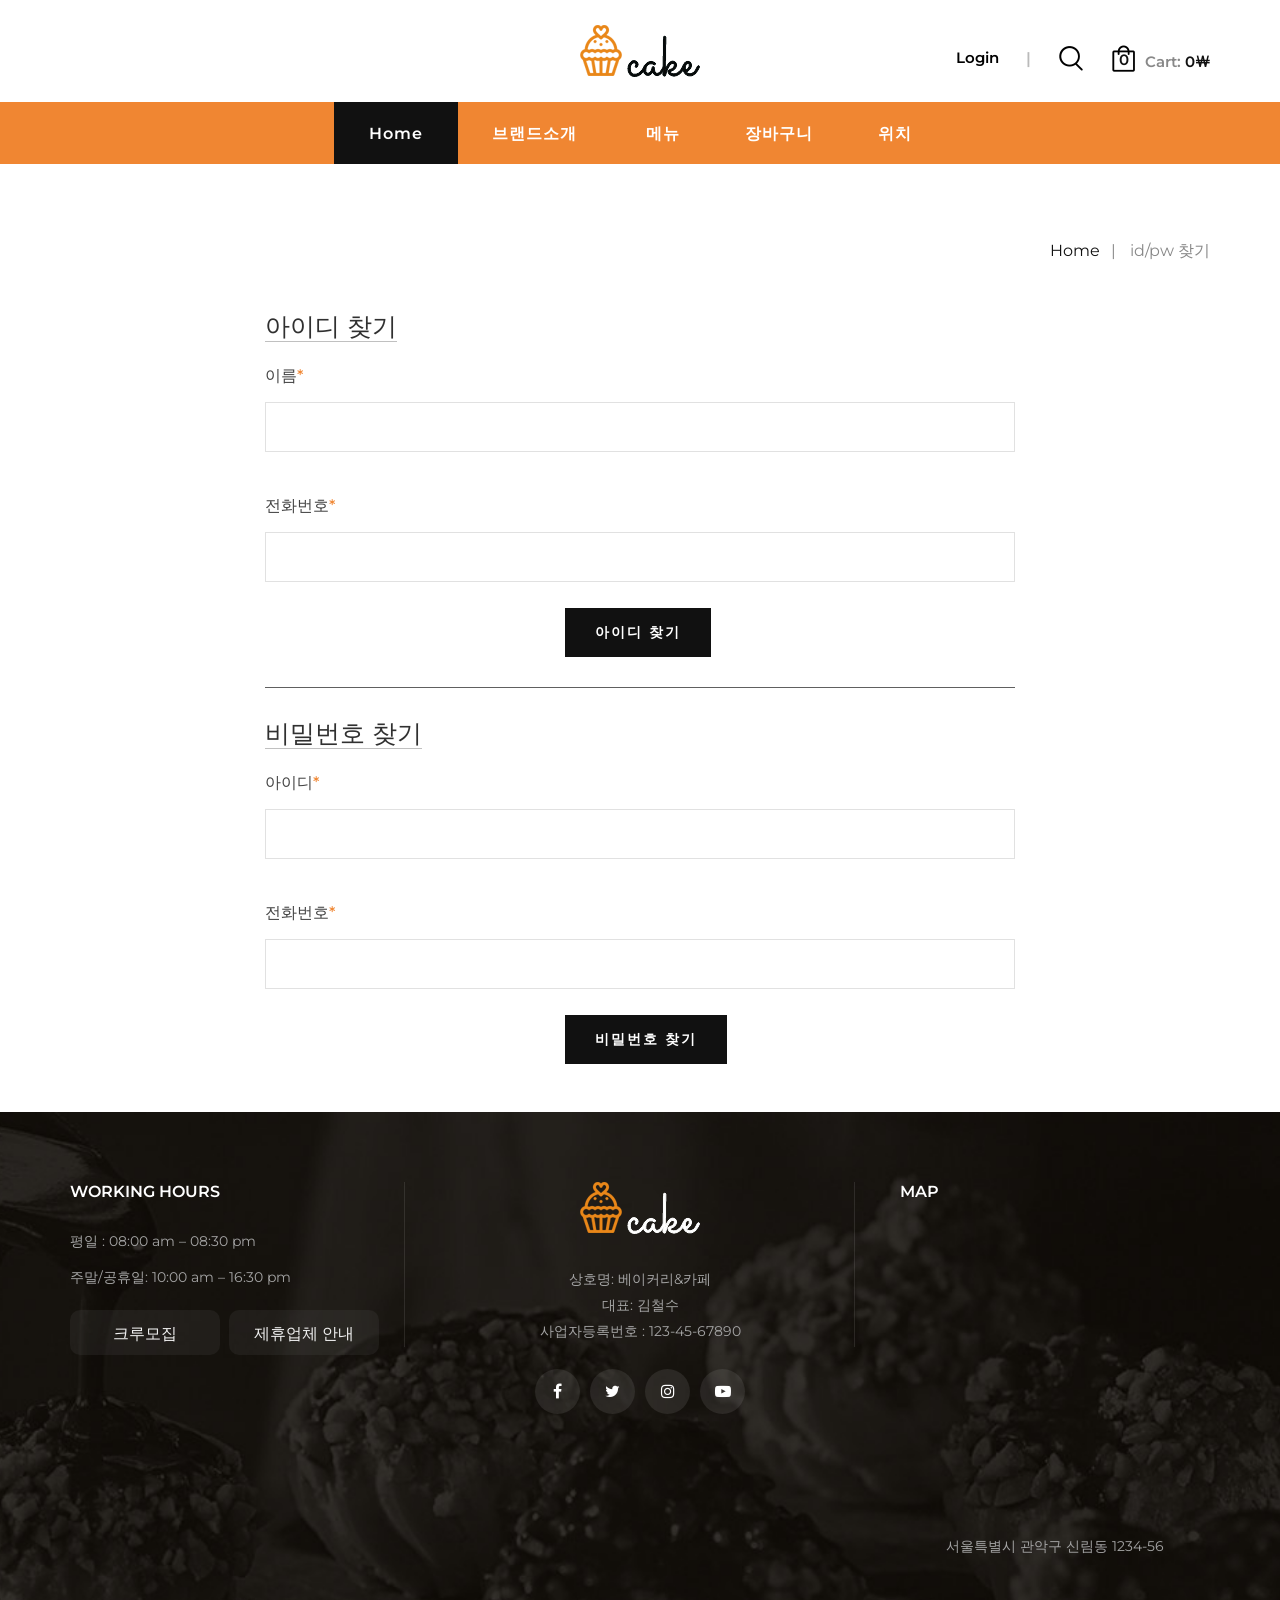
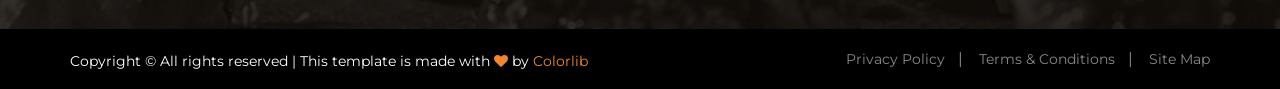
<file: cake-main/id_pw.html>
<!DOCTYPE html>
<html lang="zxx">

<head>
    <meta charset="UTF-8">
    <meta name="description" content="Cake Template">
    <meta name="keywords" content="Cake, unica, creative, html">
    <meta name="viewport" content="width=device-width, initial-scale=1.0">
    <meta http-equiv="X-UA-Compatible" content="ie=edge">
    <title>Cake | Template</title>

    <!-- Google Font -->
    <link href="https://fonts.googleapis.com/css2?family=Playfair+Display:wght@400;500;600;700;800;900&display=swap"
    rel="stylesheet">
    <link href="https://fonts.googleapis.com/css2?family=Montserrat:wght@300;400;500;600;700;800;900&display=swap"
    rel="stylesheet">

    <!-- Css Styles -->
    <link rel="stylesheet" href="css/bootstrap.min.css" type="text/css">
    <link rel="stylesheet" href="css/flaticon.css" type="text/css">
    <link rel="stylesheet" href="css/barfiller.css" type="text/css">
    <link rel="stylesheet" href="css/magnific-popup.css" type="text/css">
    <link rel="stylesheet" href="css/font-awesome.min.css" type="text/css">
    <link rel="stylesheet" href="css/elegant-icons.css" type="text/css">
    <link rel="stylesheet" href="css/nice-select.css" type="text/css">
    <link rel="stylesheet" href="css/owl.carousel.min.css" type="text/css">
    <link rel="stylesheet" href="css/slicknav.min.css" type="text/css">
    <link rel="stylesheet" href="css/style.css" type="text/css">
    <link rel="stylesheet" href="css/id_pw.css" type="text/css">
</head>

<body>
    <!-- Page Preloder -->
    <div id="preloder">
        <div class="loader"></div>
    </div>

    <!-- Offcanvas Menu Begin -->
    <div class="offcanvas-menu-overlay"></div>
    <div class="offcanvas-menu-wrapper">
        <div class="offcanvas__cart">
            <div class="offcanvas__cart__links">
                <a href="#" class="search-switch"><img src="img/icon/search.png" alt=""></a>
                <a href="#"><img src="img/icon/heart.png" alt=""></a>
            </div>
            <div class="offcanvas__cart__item">
                <a href="#"><img src="img/icon/cart.png" alt=""> <span>0</span></a>
                <div class="cart__price">Cart: <span>$0.00</span></div>
            </div>
        </div>
        <div class="offcanvas__logo">
            <a href="./index.html"><img src="img/logo.png" alt=""></a>
        </div>
        <div id="mobile-menu-wrap"></div>
        <div class="offcanvas__option">
            <ul>
                <li>USD <span class="arrow_carrot-down"></span>
                    <ul>
                        <li>EUR</li>
                        <li>USD</li>
                    </ul>
                </li>
                <li>ENG <span class="arrow_carrot-down"></span>
                    <ul>
                        <li>Spanish</li>
                        <li>ENG</li>
                    </ul>
                </li>
                <li><a href="#">Sign in</a> <span class="arrow_carrot-down"></span></li>
            </ul>
        </div>
    </div>
    <!-- Offcanvas Menu End -->

    <!-- Header Section Begin -->
    <header class="header">
    </header>
    <!-- Header Section End -->

    <!-- Breadcrumb Begin -->
    <div class="breadcrumb-option">
        <div class="container">
            <div class="row">
                <div class="col-lg-6 col-md-6 col-sm-6">
                    <div class="breadcrumb__text">
                        <!-- <h2>id/pw 찾기</h2> -->
                    </div>
                </div>
                <div class="col-lg-6 col-md-6 col-sm-6">
                    <div class="breadcrumb__links">
                        <a href="./index.html">Home</a>
                        <span>id/pw 찾기</span>
                    </div>
                </div>
            </div>
        </div>
    </div>
    <!-- Breadcrumb End -->

    <!-- Checkout Section Begin -->
    <section class="checkout py-5">
        <div class="container">
            <div class="checkout__form">
                <form action="#">
                    <div class="row">
                        <div class="col-lg-8 col-md-6 mx-auto">
                            <!-- <h6 class="coupon__code"><span class="icon_tag_alt"></span> Have a coupon? <a href="#">Click
                            here</a> to enter your code</h6>
                            <h6 class="checkout__title">Billing Details</h6> -->

                            <div id="find_id">
                                <div class="find_text">
                                    <h3>아이디 찾기</h3>
                                </div>
                                <div class="checkout__input">
                                    <p>이름<span>*</span></p>
                                    <input type="text" class="id_find_name">
                                </div>
                                <div class="checkout__input">
                                    <p>전화번호<span>*</span></p>
                                    <input type="text" class="id_find_phone">
                                </div>
                                <button type="button" class="id_find_btn" onclick="idFindButton()">아이디 찾기</button>
                            </div>

                            <div id="find_pw"></div>
                                <div class="find_text">
                                    <h3>비밀번호 찾기</h3>
                                </div>
                                <div class="checkout__input">
                                    <p>아이디<span>*</span></p>
                                    <input type="text" class="pw_find_id">
                                </div>
                                <div class="checkout__input">
                                    <p>전화번호<span>*</span></p>
                                    <input type="text" class="pw_find_phone">
                                </div>
                                <!-- <div class="checkout__input">
                                    <p>비밀번호<span>*</span></p>
                                    <input type="password">
                                </div> -->
                                <button type="button" class="pw_find_btn" onclick="pwFindButton()">비밀번호 찾기</button>
                            </div>
                            <!-- <div class="checkout__input__checkbox">
                                <label for="diff-acc">
                                    Note about your order, e.g, special noe for delivery
                                    <input type="checkbox" id="diff-acc">
                                    <span class="checkmark"></span>
                                </label>
                            </div> -->
                            <!-- <div class="checkout__input">
                                <p>Order notes<span>*</span></p>
                                <input type="text"
                                placeholder="Notes about your order, e.g. special notes for delivery.">
                            </div> -->
                        <!-- </div>
                        <div class="col-lg-4 col-md-6">
                            <div class="checkout__order"> -->
                                <!-- <h6 class="order__title">Your order</h6>
                                <div class="checkout__order__products">Product <span>Total</span></div>
                                <ul class="checkout__total__products">
                                    <li><samp>01.</samp> Vanilla salted caramel <span>$ 300.0</span></li>
                                    <li><samp>02.</samp> German chocolate <span>$ 170.0</span></li>
                                    <li><samp>03.</samp> Sweet autumn <span>$ 170.0</span></li>
                                    <li><samp>04.</samp> Cluten free mini dozen <span>$ 110.0</span></li>
                                </ul>
                                <ul class="checkout__total__all">
                                    <li>Subtotal <span>$750.99</span></li>
                                    <li>Total <span>$750.99</span></li>
                                </ul> -->
                                <!-- <div class="checkout__input__checkbox">
                                    <label for="acc-or">
                                        Create an account?
                                        <input type="checkbox" id="acc-or">
                                        <span class="checkmark"></span>
                                    </label>
                                </div>
                                <p>Lorem ipsum dolor sit amet, consectetur adip elit, sed do eiusmod tempor incididunt
                                ut labore et dolore magna aliqua.</p>
                                <div class="checkout__input__checkbox">
                                    <label for="payment">
                                        Check Payment
                                        <input type="checkbox" id="payment">
                                        <span class="checkmark"></span>
                                    </label>
                                </div>
                                <div class="checkout__input__checkbox">
                                    <label for="paypal">
                                        Paypal
                                        <input type="checkbox" id="paypal">
                                        <span class="checkmark"></span>
                                    </label>
                                </div> -->
                            </div>
                        </div>
                    </div>
                </form>
            </div>
        </div>
    </section>
    <!-- Checkout Section End -->

    <!-- Footer Section Begin -->
    <footer class="footer set-bg" data-setbg="img/footer-bg.jpg">
    </footer>
<!-- Footer Section End -->

<!-- Search Begin -->
<div class="search-model">
    <div class="h-100 d-flex align-items-center justify-content-center">
        <div class="search-close-switch">+</div>
        <form class="search-model-form">
            <input type="text" id="search-input" placeholder="Search here.....">
        </form>
    </div>
</div>
<!-- Search End -->

<!-- Js Plugins -->
<script src="js/jquery-3.3.1.min.js"></script>
<script src="js/bootstrap.min.js"></script>
<script src="js/jquery.nice-select.min.js"></script>
<script src="js/jquery.barfiller.js"></script>
<script src="js/jquery.magnific-popup.min.js"></script>
<script src="js/jquery.slicknav.js"></script>
<script src="js/owl.carousel.min.js"></script>
<script src="js/jquery.nicescroll.min.js"></script>
<script src="js/main.js"></script>
<script src="js/data.js"></script>
<script src="js/id_pw.js"></script>
<script src="js/footer_header.js"></script>
</body>

</html>
</file>
<file: cake-main/css/flaticon.css>
/*
  	Flaticon icon font: Flaticon
  	Creation date: 08/11/2017 08:35
  	*/

@font-face {
  font-family: "Flaticon";
  src: url("../fonts/Flaticon.eot");
  src: url("../fonts/Flaticon.eot?#iefix") format("embedded-opentype"),
       url("../fonts/Flaticon.woff") format("woff"),
       url("../fonts/Flaticon.ttf") format("truetype"),
       url("../fonts/Flaticon.svg#Flaticon") format("svg");
  font-weight: normal;
  font-style: normal;
}

@media screen and (-webkit-min-device-pixel-ratio:0) {
  @font-face {
    font-family: "Flaticon";
    src: url("../fonts/Flaticon.svg#Flaticon") format("svg");
  }
}

[class^="flaticon-"]:before, [class*=" flaticon-"]:before,
[class^="flaticon-"]:after, [class*=" flaticon-"]:after {   
  font-family: Flaticon;
  font-size: 60px;
  font-style: normal;
}

.flaticon-001-strawberry:before { content: "\f100"; }
.flaticon-002-cake-14:before { content: "\f101"; }
.flaticon-003-cake-13:before { content: "\f102"; }
.flaticon-004-piece-of-cake:before { content: "\f103"; }
.flaticon-005-pancake:before { content: "\f104"; }
.flaticon-006-macarons:before { content: "\f105"; }
.flaticon-007-cake-12:before { content: "\f106"; }
.flaticon-008-lollipop-1:before { content: "\f107"; }
.flaticon-009-lollipop:before { content: "\f108"; }
.flaticon-010-cake-11:before { content: "\f109"; }
.flaticon-011-ice-cream-11:before { content: "\f10a"; }
.flaticon-012-ice-cream-10:before { content: "\f10b"; }
.flaticon-013-ice-cream-9:before { content: "\f10c"; }
.flaticon-014-ice-cream-8:before { content: "\f10d"; }
.flaticon-015-ice-cream-7:before { content: "\f10e"; }
.flaticon-016-ice-cream-6:before { content: "\f10f"; }
.flaticon-017-ice-cream-5:before { content: "\f110"; }
.flaticon-018-ice-cream-4:before { content: "\f111"; }
.flaticon-019-ice-cream-3:before { content: "\f112"; }
.flaticon-020-ice-cream-2:before { content: "\f113"; }
.flaticon-021-ice-cream-1:before { content: "\f114"; }
.flaticon-022-ice-cream:before { content: "\f115"; }
.flaticon-023-doughnut:before { content: "\f116"; }
.flaticon-024-cupcake-8:before { content: "\f117"; }
.flaticon-025-cupcake-7:before { content: "\f118"; }
.flaticon-026-cupcake-6:before { content: "\f119"; }
.flaticon-027-cupcake-5:before { content: "\f11a"; }
.flaticon-028-cupcake-4:before { content: "\f11b"; }
.flaticon-029-cupcake-3:before { content: "\f11c"; }
.flaticon-030-cupcake-2:before { content: "\f11d"; }
.flaticon-031-cupcake-1:before { content: "\f11e"; }
.flaticon-032-cupcake:before { content: "\f11f"; }
.flaticon-033-cake-10:before { content: "\f120"; }
.flaticon-034-chocolate-roll:before { content: "\f121"; }
.flaticon-035-cake-9:before { content: "\f122"; }
.flaticon-036-chocolate-1:before { content: "\f123"; }
.flaticon-037-chocolate:before { content: "\f124"; }
.flaticon-038-cake-8:before { content: "\f125"; }
.flaticon-039-candy-2:before { content: "\f126"; }
.flaticon-040-candy-1:before { content: "\f127"; }
.flaticon-041-candy:before { content: "\f128"; }
.flaticon-042-candies:before { content: "\f129"; }
.flaticon-043-cake-7:before { content: "\f12a"; }
.flaticon-044-cake-6:before { content: "\f12b"; }
.flaticon-045-cake-5:before { content: "\f12c"; }
.flaticon-046-cake-4:before { content: "\f12d"; }
.flaticon-047-cake-3:before { content: "\f12e"; }
.flaticon-048-cake-2:before { content: "\f12f"; }
.flaticon-049-cake-1:before { content: "\f130"; }
.flaticon-050-cake:before { content: "\f131"; }
</file>
<file: cake-main/css/barfiller.css>
.barfiller {
    width:100%;
    height:12px;
    background:#fcfcfc;
    border:1px solid #ccc;
    position:relative;
    margin-bottom:20px;
    box-shadow: inset 1px 4px 9px -6px rgba(0,0,0,.5); 
    -moz-box-shadow: inset 1px 4px 9px -6px rgba(0,0,0,.5); 
}

.barfiller .fill {
    display:block;
    position:relative;
    width:0px;
    height:100%;
    background:#333;
    z-index:1;
}

.barfiller .tipWrap {
    display:none;
}

.barfiller .tip {
    margin-top:-30px;
    padding:2px 4px;
    font-size:11px;
    color:#fff;
    left:0px;
    position:absolute;
    z-index:2;
    background: #333;
} 

.barfiller .tip:after {
    border:solid;
    border-color:rgba(0,0,0,.8) transparent;
    border-width:6px 6px 0 6px;
    content:"";
    display:block;
    position:absolute;
    left:9px;
    top:100%;
    z-index:9
}
</file>
<file: cake-main/css/elegant-icons.css>
@font-face {
	font-family: 'ElegantIcons';
	src:url('../fonts/ElegantIcons.eot');
	src:url('../fonts/ElegantIcons.eot?#iefix') format('embedded-opentype'),
		url('../fonts/ElegantIcons.woff') format('woff'),
		url('../fonts/ElegantIcons.ttf') format('truetype'),
		url('../fonts/ElegantIcons.svg#ElegantIcons') format('svg');
	font-weight: normal;
	font-style: normal;
}

/* Use the following CSS code if you want to use data attributes for inserting your icons */
[data-icon]:before {
	font-family: 'ElegantIcons';
	content: attr(data-icon);
	speak: none;
	font-weight: normal;
	font-variant: normal;
	text-transform: none;
	line-height: 1;
	-webkit-font-smoothing: antialiased;
	-moz-osx-font-smoothing: grayscale;
}

/* Use the following CSS code if you want to have a class per icon */
/*
Instead of a list of all class selectors,
you can use the generic selector below, but it's slower:
[class*="your-class-prefix"] {
*/
.arrow_up, .arrow_down, .arrow_left, .arrow_right, .arrow_left-up, .arrow_right-up, .arrow_right-down, .arrow_left-down, .arrow-up-down, .arrow_up-down_alt, .arrow_left-right_alt, .arrow_left-right, .arrow_expand_alt2, .arrow_expand_alt, .arrow_condense, .arrow_expand, .arrow_move, .arrow_carrot-up, .arrow_carrot-down, .arrow_carrot-left, .arrow_carrot-right, .arrow_carrot-2up, .arrow_carrot-2down, .arrow_carrot-2left, .arrow_carrot-2right, .arrow_carrot-up_alt2, .arrow_carrot-down_alt2, .arrow_carrot-left_alt2, .arrow_carrot-right_alt2, .arrow_carrot-2up_alt2, .arrow_carrot-2down_alt2, .arrow_carrot-2left_alt2, .arrow_carrot-2right_alt2, .arrow_triangle-up, .arrow_triangle-down, .arrow_triangle-left, .arrow_triangle-right, .arrow_triangle-up_alt2, .arrow_triangle-down_alt2, .arrow_triangle-left_alt2, .arrow_triangle-right_alt2, .arrow_back, .icon_minus-06, .icon_plus, .icon_close, .icon_check, .icon_minus_alt2, .icon_plus_alt2, .icon_close_alt2, .icon_check_alt2, .icon_zoom-out_alt, .icon_zoom-in_alt, .icon_search, .icon_box-empty, .icon_box-selected, .icon_minus-box, .icon_plus-box, .icon_box-checked, .icon_circle-empty, .icon_circle-slelected, .icon_stop_alt2, .icon_stop, .icon_pause_alt2, .icon_pause, .icon_menu, .icon_menu-square_alt2, .icon_menu-circle_alt2, .icon_ul, .icon_ol, .icon_adjust-horiz, .icon_adjust-vert, .icon_document_alt, .icon_documents_alt, .icon_pencil, .icon_pencil-edit_alt, .icon_pencil-edit, .icon_folder-alt, .icon_folder-open_alt, .icon_folder-add_alt, .icon_info_alt, .icon_error-oct_alt, .icon_error-circle_alt, .icon_error-triangle_alt, .icon_question_alt2, .icon_question, .icon_comment_alt, .icon_chat_alt, .icon_vol-mute_alt, .icon_volume-low_alt, .icon_volume-high_alt, .icon_quotations, .icon_quotations_alt2, .icon_clock_alt, .icon_lock_alt, .icon_lock-open_alt, .icon_key_alt, .icon_cloud_alt, .icon_cloud-upload_alt, .icon_cloud-download_alt, .icon_image, .icon_images, .icon_lightbulb_alt, .icon_gift_alt, .icon_house_alt, .icon_genius, .icon_mobile, .icon_tablet, .icon_laptop, .icon_desktop, .icon_camera_alt, .icon_mail_alt, .icon_cone_alt, .icon_ribbon_alt, .icon_bag_alt, .icon_creditcard, .icon_cart_alt, .icon_paperclip, .icon_tag_alt, .icon_tags_alt, .icon_trash_alt, .icon_cursor_alt, .icon_mic_alt, .icon_compass_alt, .icon_pin_alt, .icon_pushpin_alt, .icon_map_alt, .icon_drawer_alt, .icon_toolbox_alt, .icon_book_alt, .icon_calendar, .icon_film, .icon_table, .icon_contacts_alt, .icon_headphones, .icon_lifesaver, .icon_piechart, .icon_refresh, .icon_link_alt, .icon_link, .icon_loading, .icon_blocked, .icon_archive_alt, .icon_heart_alt, .icon_star_alt, .icon_star-half_alt, .icon_star, .icon_star-half, .icon_tools, .icon_tool, .icon_cog, .icon_cogs, .arrow_up_alt, .arrow_down_alt, .arrow_left_alt, .arrow_right_alt, .arrow_left-up_alt, .arrow_right-up_alt, .arrow_right-down_alt, .arrow_left-down_alt, .arrow_condense_alt, .arrow_expand_alt3, .arrow_carrot_up_alt, .arrow_carrot-down_alt, .arrow_carrot-left_alt, .arrow_carrot-right_alt, .arrow_carrot-2up_alt, .arrow_carrot-2dwnn_alt, .arrow_carrot-2left_alt, .arrow_carrot-2right_alt, .arrow_triangle-up_alt, .arrow_triangle-down_alt, .arrow_triangle-left_alt, .arrow_triangle-right_alt, .icon_minus_alt, .icon_plus_alt, .icon_close_alt, .icon_check_alt, .icon_zoom-out, .icon_zoom-in, .icon_stop_alt, .icon_menu-square_alt, .icon_menu-circle_alt, .icon_document, .icon_documents, .icon_pencil_alt, .icon_folder, .icon_folder-open, .icon_folder-add, .icon_folder_upload, .icon_folder_download, .icon_info, .icon_error-circle, .icon_error-oct, .icon_error-triangle, .icon_question_alt, .icon_comment, .icon_chat, .icon_vol-mute, .icon_volume-low, .icon_volume-high, .icon_quotations_alt, .icon_clock, .icon_lock, .icon_lock-open, .icon_key, .icon_cloud, .icon_cloud-upload, .icon_cloud-download, .icon_lightbulb, .icon_gift, .icon_house, .icon_camera, .icon_mail, .icon_cone, .icon_ribbon, .icon_bag, .icon_cart, .icon_tag, .icon_tags, .icon_trash, .icon_cursor, .icon_mic, .icon_compass, .icon_pin, .icon_pushpin, .icon_map, .icon_drawer, .icon_toolbox, .icon_book, .icon_contacts, .icon_archive, .icon_heart, .icon_profile, .icon_group, .icon_grid-2x2, .icon_grid-3x3, .icon_music, .icon_pause_alt, .icon_phone, .icon_upload, .icon_download, .social_facebook, .social_twitter, .social_pinterest, .social_googleplus, .social_tumblr, .social_tumbleupon, .social_wordpress, .social_instagram, .social_dribbble, .social_vimeo, .social_linkedin, .social_rss, .social_deviantart, .social_share, .social_myspace, .social_skype, .social_youtube, .social_picassa, .social_googledrive, .social_flickr, .social_blogger, .social_spotify, .social_delicious, .social_facebook_circle, .social_twitter_circle, .social_pinterest_circle, .social_googleplus_circle, .social_tumblr_circle, .social_stumbleupon_circle, .social_wordpress_circle, .social_instagram_circle, .social_dribbble_circle, .social_vimeo_circle, .social_linkedin_circle, .social_rss_circle, .social_deviantart_circle, .social_share_circle, .social_myspace_circle, .social_skype_circle, .social_youtube_circle, .social_picassa_circle, .social_googledrive_alt2, .social_flickr_circle, .social_blogger_circle, .social_spotify_circle, .social_delicious_circle, .social_facebook_square, .social_twitter_square, .social_pinterest_square, .social_googleplus_square, .social_tumblr_square, .social_stumbleupon_square, .social_wordpress_square, .social_instagram_square, .social_dribbble_square, .social_vimeo_square, .social_linkedin_square, .social_rss_square, .social_deviantart_square, .social_share_square, .social_myspace_square, .social_skype_square, .social_youtube_square, .social_picassa_square, .social_googledrive_square, .social_flickr_square, .social_blogger_square, .social_spotify_square, .social_delicious_square, .icon_printer, .icon_calulator, .icon_building, .icon_floppy, .icon_drive, .icon_search-2, .icon_id, .icon_id-2, .icon_puzzle, .icon_like, .icon_dislike, .icon_mug, .icon_currency, .icon_wallet, .icon_pens, .icon_easel, .icon_flowchart, .icon_datareport, .icon_briefcase, .icon_shield, .icon_percent, .icon_globe, .icon_globe-2, .icon_target, .icon_hourglass, .icon_balance, .icon_rook, .icon_printer-alt, .icon_calculator_alt, .icon_building_alt, .icon_floppy_alt, .icon_drive_alt, .icon_search_alt, .icon_id_alt, .icon_id-2_alt, .icon_puzzle_alt, .icon_like_alt, .icon_dislike_alt, .icon_mug_alt, .icon_currency_alt, .icon_wallet_alt, .icon_pens_alt, .icon_easel_alt, .icon_flowchart_alt, .icon_datareport_alt, .icon_briefcase_alt, .icon_shield_alt, .icon_percent_alt, .icon_globe_alt, .icon_clipboard {
	font-family: 'ElegantIcons';
	speak: none;
	font-style: normal;
	font-weight: normal;
	font-variant: normal;
	text-transform: none;
	line-height: 1;
	-webkit-font-smoothing: antialiased;
}
.arrow_up:before {
	content: "\21";
}
.arrow_down:before {
	content: "\22";
}
.arrow_left:before {
	content: "\23";
}
.arrow_right:before {
	content: "\24";
}
.arrow_left-up:before {
	content: "\25";
}
.arrow_right-up:before {
	content: "\26";
}
.arrow_right-down:before {
	content: "\27";
}
.arrow_left-down:before {
	content: "\28";
}
.arrow-up-down:before {
	content: "\29";
}
.arrow_up-down_alt:before {
	content: "\2a";
}
.arrow_left-right_alt:before {
	content: "\2b";
}
.arrow_left-right:before {
	content: "\2c";
}
.arrow_expand_alt2:before {
	content: "\2d";
}
.arrow_expand_alt:before {
	content: "\2e";
}
.arrow_condense:before {
	content: "\2f";
}
.arrow_expand:before {
	content: "\30";
}
.arrow_move:before {
	content: "\31";
}
.arrow_carrot-up:before {
	content: "\32";
}
.arrow_carrot-down:before {
	content: "\33";
}
.arrow_carrot-left:before {
	content: "\34";
}
.arrow_carrot-right:before {
	content: "\35";
}
.arrow_carrot-2up:before {
	content: "\36";
}
.arrow_carrot-2down:before {
	content: "\37";
}
.arrow_carrot-2left:before {
	content: "\38";
}
.arrow_carrot-2right:before {
	content: "\39";
}
.arrow_carrot-up_alt2:before {
	content: "\3a";
}
.arrow_carrot-down_alt2:before {
	content: "\3b";
}
.arrow_carrot-left_alt2:before {
	content: "\3c";
}
.arrow_carrot-right_alt2:before {
	content: "\3d";
}
.arrow_carrot-2up_alt2:before {
	content: "\3e";
}
.arrow_carrot-2down_alt2:before {
	content: "\3f";
}
.arrow_carrot-2left_alt2:before {
	content: "\40";
}
.arrow_carrot-2right_alt2:before {
	content: "\41";
}
.arrow_triangle-up:before {
	content: "\42";
}
.arrow_triangle-down:before {
	content: "\43";
}
.arrow_triangle-left:before {
	content: "\44";
}
.arrow_triangle-right:before {
	content: "\45";
}
.arrow_triangle-up_alt2:before {
	content: "\46";
}
.arrow_triangle-down_alt2:before {
	content: "\47";
}
.arrow_triangle-left_alt2:before {
	content: "\48";
}
.arrow_triangle-right_alt2:before {
	content: "\49";
}
.arrow_back:before {
	content: "\4a";
}
.icon_minus-06:before {
	content: "\4b";
}
.icon_plus:before {
	content: "\4c";
}
.icon_close:before {
	content: "\4d";
}
.icon_check:before {
	content: "\4e";
}
.icon_minus_alt2:before {
	content: "\4f";
}
.icon_plus_alt2:before {
	content: "\50";
}
.icon_close_alt2:before {
	content: "\51";
}
.icon_check_alt2:before {
	content: "\52";
}
.icon_zoom-out_alt:before {
	content: "\53";
}
.icon_zoom-in_alt:before {
	content: "\54";
}
.icon_search:before {
	content: "\55";
}
.icon_box-empty:before {
	content: "\56";
}
.icon_box-selected:before {
	content: "\57";
}
.icon_minus-box:before {
	content: "\58";
}
.icon_plus-box:before {
	content: "\59";
}
.icon_box-checked:before {
	content: "\5a";
}
.icon_circle-empty:before {
	content: "\5b";
}
.icon_circle-slelected:before {
	content: "\5c";
}
.icon_stop_alt2:before {
	content: "\5d";
}
.icon_stop:before {
	content: "\5e";
}
.icon_pause_alt2:before {
	content: "\5f";
}
.icon_pause:before {
	content: "\60";
}
.icon_menu:before {
	content: "\61";
}
.icon_menu-square_alt2:before {
	content: "\62";
}
.icon_menu-circle_alt2:before {
	content: "\63";
}
.icon_ul:before {
	content: "\64";
}
.icon_ol:before {
	content: "\65";
}
.icon_adjust-horiz:before {
	content: "\66";
}
.icon_adjust-vert:before {
	content: "\67";
}
.icon_document_alt:before {
	content: "\68";
}
.icon_documents_alt:before {
	content: "\69";
}
.icon_pencil:before {
	content: "\6a";
}
.icon_pencil-edit_alt:before {
	content: "\6b";
}
.icon_pencil-edit:before {
	content: "\6c";
}
.icon_folder-alt:before {
	content: "\6d";
}
.icon_folder-open_alt:before {
	content: "\6e";
}
.icon_folder-add_alt:before {
	content: "\6f";
}
.icon_info_alt:before {
	content: "\70";
}
.icon_error-oct_alt:before {
	content: "\71";
}
.icon_error-circle_alt:before {
	content: "\72";
}
.icon_error-triangle_alt:before {
	content: "\73";
}
.icon_question_alt2:before {
	content: "\74";
}
.icon_question:before {
	content: "\75";
}
.icon_comment_alt:before {
	content: "\76";
}
.icon_chat_alt:before {
	content: "\77";
}
.icon_vol-mute_alt:before {
	content: "\78";
}
.icon_volume-low_alt:before {
	content: "\79";
}
.icon_volume-high_alt:before {
	content: "\7a";
}
.icon_quotations:before {
	content: "\7b";
}
.icon_quotations_alt2:before {
	content: "\7c";
}
.icon_clock_alt:before {
	content: "\7d";
}
.icon_lock_alt:before {
	content: "\7e";
}
.icon_lock-open_alt:before {
	content: "\e000";
}
.icon_key_alt:before {
	content: "\e001";
}
.icon_cloud_alt:before {
	content: "\e002";
}
.icon_cloud-upload_alt:before {
	content: "\e003";
}
.icon_cloud-download_alt:before {
	content: "\e004";
}
.icon_image:before {
	content: "\e005";
}
.icon_images:before {
	content: "\e006";
}
.icon_lightbulb_alt:before {
	content: "\e007";
}
.icon_gift_alt:before {
	content: "\e008";
}
.icon_house_alt:before {
	content: "\e009";
}
.icon_genius:before {
	content: "\e00a";
}
.icon_mobile:before {
	content: "\e00b";
}
.icon_tablet:before {
	content: "\e00c";
}
.icon_laptop:before {
	content: "\e00d";
}
.icon_desktop:before {
	content: "\e00e";
}
.icon_camera_alt:before {
	content: "\e00f";
}
.icon_mail_alt:before {
	content: "\e010";
}
.icon_cone_alt:before {
	content: "\e011";
}
.icon_ribbon_alt:before {
	content: "\e012";
}
.icon_bag_alt:before {
	content: "\e013";
}
.icon_creditcard:before {
	content: "\e014";
}
.icon_cart_alt:before {
	content: "\e015";
}
.icon_paperclip:before {
	content: "\e016";
}
.icon_tag_alt:before {
	content: "\e017";
}
.icon_tags_alt:before {
	content: "\e018";
}
.icon_trash_alt:before {
	content: "\e019";
}
.icon_cursor_alt:before {
	content: "\e01a";
}
.icon_mic_alt:before {
	content: "\e01b";
}
.icon_compass_alt:before {
	content: "\e01c";
}
.icon_pin_alt:before {
	content: "\e01d";
}
.icon_pushpin_alt:before {
	content: "\e01e";
}
.icon_map_alt:before {
	content: "\e01f";
}
.icon_drawer_alt:before {
	content: "\e020";
}
.icon_toolbox_alt:before {
	content: "\e021";
}
.icon_book_alt:before {
	content: "\e022";
}
.icon_calendar:before {
	content: "\e023";
}
.icon_film:before {
	content: "\e024";
}
.icon_table:before {
	content: "\e025";
}
.icon_contacts_alt:before {
	content: "\e026";
}
.icon_headphones:before {
	content: "\e027";
}
.icon_lifesaver:before {
	content: "\e028";
}
.icon_piechart:before {
	content: "\e029";
}
.icon_refresh:before {
	content: "\e02a";
}
.icon_link_alt:before {
	content: "\e02b";
}
.icon_link:before {
	content: "\e02c";
}
.icon_loading:before {
	content: "\e02d";
}
.icon_blocked:before {
	content: "\e02e";
}
.icon_archive_alt:before {
	content: "\e02f";
}
.icon_heart_alt:before {
	content: "\e030";
}
.icon_star_alt:before {
	content: "\e031";
}
.icon_star-half_alt:before {
	content: "\e032";
}
.icon_star:before {
	content: "\e033";
}
.icon_star-half:before {
	content: "\e034";
}
.icon_tools:before {
	content: "\e035";
}
.icon_tool:before {
	content: "\e036";
}
.icon_cog:before {
	content: "\e037";
}
.icon_cogs:before {
	content: "\e038";
}
.arrow_up_alt:before {
	content: "\e039";
}
.arrow_down_alt:before {
	content: "\e03a";
}
.arrow_left_alt:before {
	content: "\e03b";
}
.arrow_right_alt:before {
	content: "\e03c";
}
.arrow_left-up_alt:before {
	content: "\e03d";
}
.arrow_right-up_alt:before {
	content: "\e03e";
}
.arrow_right-down_alt:before {
	content: "\e03f";
}
.arrow_left-down_alt:before {
	content: "\e040";
}
.arrow_condense_alt:before {
	content: "\e041";
}
.arrow_expand_alt3:before {
	content: "\e042";
}
.arrow_carrot_up_alt:before {
	content: "\e043";
}
.arrow_carrot-down_alt:before {
	content: "\e044";
}
.arrow_carrot-left_alt:before {
	content: "\e045";
}
.arrow_carrot-right_alt:before {
	content: "\e046";
}
.arrow_carrot-2up_alt:before {
	content: "\e047";
}
.arrow_carrot-2dwnn_alt:before {
	content: "\e048";
}
.arrow_carrot-2left_alt:before {
	content: "\e049";
}
.arrow_carrot-2right_alt:before {
	content: "\e04a";
}
.arrow_triangle-up_alt:before {
	content: "\e04b";
}
.arrow_triangle-down_alt:before {
	content: "\e04c";
}
.arrow_triangle-left_alt:before {
	content: "\e04d";
}
.arrow_triangle-right_alt:before {
	content: "\e04e";
}
.icon_minus_alt:before {
	content: "\e04f";
}
.icon_plus_alt:before {
	content: "\e050";
}
.icon_close_alt:before {
	content: "\e051";
}
.icon_check_alt:before {
	content: "\e052";
}
.icon_zoom-out:before {
	content: "\e053";
}
.icon_zoom-in:before {
	content: "\e054";
}
.icon_stop_alt:before {
	content: "\e055";
}
.icon_menu-square_alt:before {
	content: "\e056";
}
.icon_menu-circle_alt:before {
	content: "\e057";
}
.icon_document:before {
	content: "\e058";
}
.icon_documents:before {
	content: "\e059";
}
.icon_pencil_alt:before {
	content: "\e05a";
}
.icon_folder:before {
	content: "\e05b";
}
.icon_folder-open:before {
	content: "\e05c";
}
.icon_folder-add:before {
	content: "\e05d";
}
.icon_folder_upload:before {
	content: "\e05e";
}
.icon_folder_download:before {
	content: "\e05f";
}
.icon_info:before {
	content: "\e060";
}
.icon_error-circle:before {
	content: "\e061";
}
.icon_error-oct:before {
	content: "\e062";
}
.icon_error-triangle:before {
	content: "\e063";
}
.icon_question_alt:before {
	content: "\e064";
}
.icon_comment:before {
	content: "\e065";
}
.icon_chat:before {
	content: "\e066";
}
.icon_vol-mute:before {
	content: "\e067";
}
.icon_volume-low:before {
	content: "\e068";
}
.icon_volume-high:before {
	content: "\e069";
}
.icon_quotations_alt:before {
	content: "\e06a";
}
.icon_clock:before {
	content: "\e06b";
}
.icon_lock:before {
	content: "\e06c";
}
.icon_lock-open:before {
	content: "\e06d";
}
.icon_key:before {
	content: "\e06e";
}
.icon_cloud:before {
	content: "\e06f";
}
.icon_cloud-upload:before {
	content: "\e070";
}
.icon_cloud-download:before {
	content: "\e071";
}
.icon_lightbulb:before {
	content: "\e072";
}
.icon_gift:before {
	content: "\e073";
}
.icon_house:before {
	content: "\e074";
}
.icon_camera:before {
	content: "\e075";
}
.icon_mail:before {
	content: "\e076";
}
.icon_cone:before {
	content: "\e077";
}
.icon_ribbon:before {
	content: "\e078";
}
.icon_bag:before {
	content: "\e079";
}
.icon_cart:before {
	content: "\e07a";
}
.icon_tag:before {
	content: "\e07b";
}
.icon_tags:before {
	content: "\e07c";
}
.icon_trash:before {
	content: "\e07d";
}
.icon_cursor:before {
	content: "\e07e";
}
.icon_mic:before {
	content: "\e07f";
}
.icon_compass:before {
	content: "\e080";
}
.icon_pin:before {
	content: "\e081";
}
.icon_pushpin:before {
	content: "\e082";
}
.icon_map:before {
	content: "\e083";
}
.icon_drawer:before {
	content: "\e084";
}
.icon_toolbox:before {
	content: "\e085";
}
.icon_book:before {
	content: "\e086";
}
.icon_contacts:before {
	content: "\e087";
}
.icon_archive:before {
	content: "\e088";
}
.icon_heart:before {
	content: "\e089";
}
.icon_profile:before {
	content: "\e08a";
}
.icon_group:before {
	content: "\e08b";
}
.icon_grid-2x2:before {
	content: "\e08c";
}
.icon_grid-3x3:before {
	content: "\e08d";
}
.icon_music:before {
	content: "\e08e";
}
.icon_pause_alt:before {
	content: "\e08f";
}
.icon_phone:before {
	content: "\e090";
}
.icon_upload:before {
	content: "\e091";
}
.icon_download:before {
	content: "\e092";
}
.social_facebook:before {
	content: "\e093";
}
.social_twitter:before {
	content: "\e094";
}
.social_pinterest:before {
	content: "\e095";
}
.social_googleplus:before {
	content: "\e096";
}
.social_tumblr:before {
	content: "\e097";
}
.social_tumbleupon:before {
	content: "\e098";
}
.social_wordpress:before {
	content: "\e099";
}
.social_instagram:before {
	content: "\e09a";
}
.social_dribbble:before {
	content: "\e09b";
}
.social_vimeo:before {
	content: "\e09c";
}
.social_linkedin:before {
	content: "\e09d";
}
.social_rss:before {
	content: "\e09e";
}
.social_deviantart:before {
	content: "\e09f";
}
.social_share:before {
	content: "\e0a0";
}
.social_myspace:before {
	content: "\e0a1";
}
.social_skype:before {
	content: "\e0a2";
}
.social_youtube:before {
	content: "\e0a3";
}
.social_picassa:before {
	content: "\e0a4";
}
.social_googledrive:before {
	content: "\e0a5";
}
.social_flickr:before {
	content: "\e0a6";
}
.social_blogger:before {
	content: "\e0a7";
}
.social_spotify:before {
	content: "\e0a8";
}
.social_delicious:before {
	content: "\e0a9";
}
.social_facebook_circle:before {
	content: "\e0aa";
}
.social_twitter_circle:before {
	content: "\e0ab";
}
.social_pinterest_circle:before {
	content: "\e0ac";
}
.social_googleplus_circle:before {
	content: "\e0ad";
}
.social_tumblr_circle:before {
	content: "\e0ae";
}
.social_stumbleupon_circle:before {
	content: "\e0af";
}
.social_wordpress_circle:before {
	content: "\e0b0";
}
.social_instagram_circle:before {
	content: "\e0b1";
}
.social_dribbble_circle:before {
	content: "\e0b2";
}
.social_vimeo_circle:before {
	content: "\e0b3";
}
.social_linkedin_circle:before {
	content: "\e0b4";
}
.social_rss_circle:before {
	content: "\e0b5";
}
.social_deviantart_circle:before {
	content: "\e0b6";
}
.social_share_circle:before {
	content: "\e0b7";
}
.social_myspace_circle:before {
	content: "\e0b8";
}
.social_skype_circle:before {
	content: "\e0b9";
}
.social_youtube_circle:before {
	content: "\e0ba";
}
.social_picassa_circle:before {
	content: "\e0bb";
}
.social_googledrive_alt2:before {
	content: "\e0bc";
}
.social_flickr_circle:before {
	content: "\e0bd";
}
.social_blogger_circle:before {
	content: "\e0be";
}
.social_spotify_circle:before {
	content: "\e0bf";
}
.social_delicious_circle:before {
	content: "\e0c0";
}
.social_facebook_square:before {
	content: "\e0c1";
}
.social_twitter_square:before {
	content: "\e0c2";
}
.social_pinterest_square:before {
	content: "\e0c3";
}
.social_googleplus_square:before {
	content: "\e0c4";
}
.social_tumblr_square:before {
	content: "\e0c5";
}
.social_stumbleupon_square:before {
	content: "\e0c6";
}
.social_wordpress_square:before {
	content: "\e0c7";
}
.social_instagram_square:before {
	content: "\e0c8";
}
.social_dribbble_square:before {
	content: "\e0c9";
}
.social_vimeo_square:before {
	content: "\e0ca";
}
.social_linkedin_square:before {
	content: "\e0cb";
}
.social_rss_square:before {
	content: "\e0cc";
}
.social_deviantart_square:before {
	content: "\e0cd";
}
.social_share_square:before {
	content: "\e0ce";
}
.social_myspace_square:before {
	content: "\e0cf";
}
.social_skype_square:before {
	content: "\e0d0";
}
.social_youtube_square:before {
	content: "\e0d1";
}
.social_picassa_square:before {
	content: "\e0d2";
}
.social_googledrive_square:before {
	content: "\e0d3";
}
.social_flickr_square:before {
	content: "\e0d4";
}
.social_blogger_square:before {
	content: "\e0d5";
}
.social_spotify_square:before {
	content: "\e0d6";
}
.social_delicious_square:before {
	content: "\e0d7";
}
.icon_printer:before {
	content: "\e103";
}
.icon_calulator:before {
	content: "\e0ee";
}
.icon_building:before {
	content: "\e0ef";
}
.icon_floppy:before {
	content: "\e0e8";
}
.icon_drive:before {
	content: "\e0ea";
}
.icon_search-2:before {
	content: "\e101";
}
.icon_id:before {
	content: "\e107";
}
.icon_id-2:before {
	content: "\e108";
}
.icon_puzzle:before {
	content: "\e102";
}
.icon_like:before {
	content: "\e106";
}
.icon_dislike:before {
	content: "\e0eb";
}
.icon_mug:before {
	content: "\e105";
}
.icon_currency:before {
	content: "\e0ed";
}
.icon_wallet:before {
	content: "\e100";
}
.icon_pens:before {
	content: "\e104";
}
.icon_easel:before {
	content: "\e0e9";
}
.icon_flowchart:before {
	content: "\e109";
}
.icon_datareport:before {
	content: "\e0ec";
}
.icon_briefcase:before {
	content: "\e0fe";
}
.icon_shield:before {
	content: "\e0f6";
}
.icon_percent:before {
	content: "\e0fb";
}
.icon_globe:before {
	content: "\e0e2";
}
.icon_globe-2:before {
	content: "\e0e3";
}
.icon_target:before {
	content: "\e0f5";
}
.icon_hourglass:before {
	content: "\e0e1";
}
.icon_balance:before {
	content: "\e0ff";
}
.icon_rook:before {
	content: "\e0f8";
}
.icon_printer-alt:before {
	content: "\e0fa";
}
.icon_calculator_alt:before {
	content: "\e0e7";
}
.icon_building_alt:before {
	content: "\e0fd";
}
.icon_floppy_alt:before {
	content: "\e0e4";
}
.icon_drive_alt:before {
	content: "\e0e5";
}
.icon_search_alt:before {
	content: "\e0f7";
}
.icon_id_alt:before {
	content: "\e0e0";
}
.icon_id-2_alt:before {
	content: "\e0fc";
}
.icon_puzzle_alt:before {
	content: "\e0f9";
}
.icon_like_alt:before {
	content: "\e0dd";
}
.icon_dislike_alt:before {
	content: "\e0f1";
}
.icon_mug_alt:before {
	content: "\e0dc";
}
.icon_currency_alt:before {
	content: "\e0f3";
}
.icon_wallet_alt:before {
	content: "\e0d8";
}
.icon_pens_alt:before {
	content: "\e0db";
}
.icon_easel_alt:before {
	content: "\e0f0";
}
.icon_flowchart_alt:before {
	content: "\e0df";
}
.icon_datareport_alt:before {
	content: "\e0f2";
}
.icon_briefcase_alt:before {
	content: "\e0f4";
}
.icon_shield_alt:before {
	content: "\e0d9";
}
.icon_percent_alt:before {
	content: "\e0da";
}
.icon_globe_alt:before {
	content: "\e0de";
}
.icon_clipboard:before {
	content: "\e0e6";
}


	.glyph {
		float: left;
		text-align: center;
		padding: .75em;
		margin: .4em 1.5em .75em 0;
		width: 6em;
text-shadow: none;
	}
        .glyph_big {
        font-size: 128px;
        color: #59c5dc;
        float: left;
        margin-right: 20px;
        }

        .glyph div { padding-bottom: 10px;}

	.glyph input {
		font-family: consolas, monospace;
		font-size: 12px;
		width: 100%;
		text-align: center;
		border: 0;
		box-shadow: 0 0 0 1px #ccc;
		padding: .2em;
                -moz-border-radius: 5px;
                -webkit-border-radius: 5px;
	}
	.centered {
		margin-left: auto;
		margin-right: auto;
	}
	.glyph .fs1 {
		font-size: 2em;
	}
</file>
<file: cake-main/css/nice-select.css>
.nice-select {
  -webkit-tap-highlight-color: transparent;
  background-color: #fff;
  border-radius: 5px;
  border: solid 1px #e8e8e8;
  box-sizing: border-box;
  clear: both;
  cursor: pointer;
  display: block;
  float: left;
  font-family: inherit;
  font-size: 14px;
  font-weight: normal;
  height: 42px;
  line-height: 40px;
  outline: none;
  padding-left: 18px;
  padding-right: 30px;
  position: relative;
  text-align: left !important;
  -webkit-transition: all 0.2s ease-in-out;
  transition: all 0.2s ease-in-out;
  -webkit-user-select: none;
     -moz-user-select: none;
      -ms-user-select: none;
          user-select: none;
  white-space: nowrap;
  width: auto; }
  .nice-select:hover {
    border-color: #dbdbdb; }
  .nice-select:active, .nice-select.open, .nice-select:focus {
    border-color: #999; }
  .nice-select:after {
    border-bottom: 2px solid #999;
    border-right: 2px solid #999;
    content: '';
    display: block;
    height: 5px;
    margin-top: -4px;
    pointer-events: none;
    position: absolute;
    right: 12px;
    top: 50%;
    -webkit-transform-origin: 66% 66%;
        -ms-transform-origin: 66% 66%;
            transform-origin: 66% 66%;
    -webkit-transform: rotate(45deg);
        -ms-transform: rotate(45deg);
            transform: rotate(45deg);
    -webkit-transition: all 0.15s ease-in-out;
    transition: all 0.15s ease-in-out;
    width: 5px; }
  .nice-select.open:after {
    -webkit-transform: rotate(-135deg);
        -ms-transform: rotate(-135deg);
            transform: rotate(-135deg); }
  .nice-select.open .list {
    opacity: 1;
    pointer-events: auto;
    -webkit-transform: scale(1) translateY(0);
        -ms-transform: scale(1) translateY(0);
            transform: scale(1) translateY(0); }
  .nice-select.disabled {
    border-color: #ededed;
    color: #999;
    pointer-events: none; }
    .nice-select.disabled:after {
      border-color: #cccccc; }
  .nice-select.wide {
    width: 100%; }
    .nice-select.wide .list {
      left: 0 !important;
      right: 0 !important; }
  .nice-select.right {
    float: right; }
    .nice-select.right .list {
      left: auto;
      right: 0; }
  .nice-select.small {
    font-size: 12px;
    height: 36px;
    line-height: 34px; }
    .nice-select.small:after {
      height: 4px;
      width: 4px; }
    .nice-select.small .option {
      line-height: 34px;
      min-height: 34px; }
  .nice-select .list {
    background-color: #fff;
    border-radius: 5px;
    box-shadow: 0 0 0 1px rgba(68, 68, 68, 0.11);
    box-sizing: border-box;
    margin-top: 4px;
    opacity: 0;
    overflow: hidden;
    padding: 0;
    pointer-events: none;
    position: absolute;
    top: 100%;
    left: 0;
    -webkit-transform-origin: 50% 0;
        -ms-transform-origin: 50% 0;
            transform-origin: 50% 0;
    -webkit-transform: scale(0.75) translateY(-21px);
        -ms-transform: scale(0.75) translateY(-21px);
            transform: scale(0.75) translateY(-21px);
    -webkit-transition: all 0.2s cubic-bezier(0.5, 0, 0, 1.25), opacity 0.15s ease-out;
    transition: all 0.2s cubic-bezier(0.5, 0, 0, 1.25), opacity 0.15s ease-out;
    z-index: 9; }
    .nice-select .list:hover .option:not(:hover) {
      background-color: transparent !important; }
  .nice-select .option {
    cursor: pointer;
    font-weight: 400;
    line-height: 40px;
    list-style: none;
    min-height: 40px;
    outline: none;
    padding-left: 18px;
    padding-right: 29px;
    text-align: left;
    -webkit-transition: all 0.2s;
    transition: all 0.2s; }
    .nice-select .option:hover, .nice-select .option.focus, .nice-select .option.selected.focus {
      background-color: #f6f6f6; }
    .nice-select .option.selected {
      font-weight: bold; }
    .nice-select .option.disabled {
      background-color: transparent;
      color: #999;
      cursor: default; }

.no-csspointerevents .nice-select .list {
  display: none; }

.no-csspointerevents .nice-select.open .list {
  display: block; }
</file>
<file: cake-main/css/style.css>
/******************************************************************
  Theme Name: Cake
  Description: Cake e-commerce tamplate
  Author: Colorib
  Author URI: https://www.colorib.com//
  Version: 1.0
  Created: Colorib
******************************************************************/
/*------------------------------------------------------------------
[Table of contents]

1.  Template default CSS
	1.1	Variables
	1.2	Mixins
	1.3	Flexbox
	1.4	Reset
2.  Helper Css
3.  Header Section
4.  Hero Section
5.  Banner Section
6.  Product Section
7.  Intagram Section
8.  Latest Section
9.  Contact
10.  Footer Style
-------------------------------------------------------------------*/
/*----------------------------------------*/
/* Template default CSS
/*----------------------------------------*/
html,
body {
  height: 100%;
  font-family: "Montserrat", sans-serif;
  -webkit-font-smoothing: antialiased;
}

h1,
h2,
h3,
h4,
h5,
h6 {
  margin: 0;
  color: #11111194;
  font-weight: 400;
  font-family: "Montserrat", sans-serif;
}

h1 {
  font-size: 70px;
}

h2 {
  font-size: 36px;
}

h3 {
  font-size: 30px;
}

h4 {
  font-size: 24px;
}

h5 {
  font-size: 18px;
}

h6 {
  font-size: 16px;
}

p {
  font-size: 16px;
  font-family: "Montserrat", sans-serif;
  color: #111111;
  font-weight: 400;
  line-height: 28px;
  margin: 0 0 15px 0;
}

img {
  max-width: 100%;
}

input:focus,
select:focus,
button:focus,
textarea:focus {
  outline: none;
}

a:hover,
a:focus {
  text-decoration: none;
  outline: none;
  color: #ffffff;
}

ul,
ol {
  padding: 0;
  margin: 0;
}

/*---------------------
  Helper CSS
-----------------------*/
.section-title {
  margin-bottom: 35px;
}
.section-title span {
  color: #f08632;
  font-size: 20px;
  font-weight: 600;
  text-transform: uppercase;
  letter-spacing: 4px;
  display: block;
  margin-bottom: 10px;
}
.section-title h2 {
  font-size: 46px;
  color: #111111;
  line-height: 60px;
  font-weight: 700;
  font-style: italic;
  font-family: "Playfair Display", serif;
}

.set-bg {
  background-repeat: no-repeat;
  background-size: cover;
  background-position: top center;
}

.spad {
  padding-top: 100px;
  padding-bottom: 100px;
}

.text-white h1,
.text-white h2,
.text-white h3,
.text-white h4,
.text-white h5,
.text-white h6,
.text-white p,
.text-white span,
.text-white li,
.text-white a {
  color: #fff;
}

/* buttons */
.primary-btn {
  display: inline-block;
  font-size: 14px;
  font-weight: 600;
  text-transform: uppercase;
  padding: 14px 30px;
  color: #ffffff;
  background: #f08632;
  letter-spacing: 2px;
}

.site-btn {
  font-size: 14px;
  color: #ffffff;
  background: #111111;
  font-weight: 600;
  border: none;
  text-transform: uppercase;
  display: inline-block;
  letter-spacing: 2px;
  padding: 14px 30px;
}

/* Preloder */
#preloder {
  position: fixed;
  width: 100%;
  height: 100%;
  top: 0;
  left: 0;
  z-index: 999999;
  background: #000;
}

.loader {
  width: 40px;
  height: 40px;
  position: absolute;
  top: 50%;
  left: 50%;
  margin-top: -13px;
  margin-left: -13px;
  border-radius: 60px;
  animation: loader 0.8s linear infinite;
  -webkit-animation: loader 0.8s linear infinite;
}

@keyframes loader {
  0% {
    -webkit-transform: rotate(0deg);
    transform: rotate(0deg);
    border: 4px solid #f44336;
    border-left-color: transparent;
  }
  50% {
    -webkit-transform: rotate(180deg);
    transform: rotate(180deg);
    border: 4px solid #673ab7;
    border-left-color: transparent;
  }
  100% {
    -webkit-transform: rotate(360deg);
    transform: rotate(360deg);
    border: 4px solid #f44336;
    border-left-color: transparent;
  }
}
@-webkit-keyframes loader {
  0% {
    -webkit-transform: rotate(0deg);
    border: 4px solid #f44336;
    border-left-color: transparent;
  }
  50% {
    -webkit-transform: rotate(180deg);
    border: 4px solid #673ab7;
    border-left-color: transparent;
  }
  100% {
    -webkit-transform: rotate(360deg);
    border: 4px solid #f44336;
    border-left-color: transparent;
  }
}
.spacial-controls {
  position: fixed;
  width: 111px;
  height: 91px;
  top: 0;
  right: 0;
  z-index: 999;
}

/* 로그인 */
.log_in {
  color: #000;
  font-size: 15px;
  font-weight: 600;
}
.log_in:hover {
  color: #000;
}
.log_in:focus {
  color: #000;
}

.spacial-controls .search-switch {
  display: block;
  height: 100%;
  padding-top: 30px;
  background: #323232;
  text-align: center;
  cursor: pointer;
}

.search-model {
  display: none;
  position: fixed;
  width: 100%;
  height: 100%;
  left: 0;
  top: 0;
  background: #000;
  z-index: 99999;
}

.search-model-form {
  padding: 0 15px;
}

.search-model-form input {
  width: 500px;
  font-size: 40px;
  border: none;
  border-bottom: 2px solid #333;
  background: 0 0;
  color: #999;
}

.search-close-switch {
  position: absolute;
  width: 50px;
  height: 50px;
  background: #333;
  color: #fff;
  text-align: center;
  border-radius: 50%;
  font-size: 28px;
  line-height: 28px;
  top: 30px;
  cursor: pointer;
  -webkit-transform: rotate(45deg);
  -ms-transform: rotate(45deg);
      transform: rotate(45deg);
  display: -webkit-box;
  display: -ms-flexbox;
  display: flex;
  -webkit-box-align: center;
  -ms-flex-align: center;
  align-items: center;
  -webkit-box-pack: center;
  -ms-flex-pack: center;
  justify-content: center;
}

/*---------------------
  Header
-----------------------*/
/* .header {
  background: #f08632;
} */

.header {
  background: #f08632;
}

.header__top {
  position: relative;
  background: #ffffff;
}

.header__top__inner {
  height: 102px;
  padding-top: 38px;
}

.header__top__left {
  float: left;
}
.header__top__left ul li {
  font-size: 14px;
  color: #111111;
  list-style: none;
  display: inline-block;
  margin-right: 30px;
  position: relative;
  padding: 2px 0;
  cursor: pointer;
}
.header__top__left ul li a {
  color: #111111;
}
.header__top__left ul li:hover ul {
  top: 24px;
  opacity: 1;
  visibility: visible;
}
.header__top__left ul li ul {
  background: #111111;
  display: inline-block;
  padding: 2px 0;
  position: absolute;
  left: 0;
  top: 44px;
  opacity: 0;
  visibility: hidden;
  z-index: 3;
  -webkit-transition: all, 0.3s;
  -o-transition: all, 0.3s;
  transition: all, 0.3s;
}
.header__top__left ul li ul li {
  list-style: none;
  font-size: 13px;
  color: #ffffff;
  padding: 2px 15px;
  cursor: pointer;
}
.header__top__left ul li ul li:after {
  display: none;
}
.header__top__left ul li:after {
  position: absolute;
  right: -19px;
  top: 1px;
  content: "|";
  color: #bbbbbb;
}
.header__top__left ul li:last-child {
  margin-right: 0;
}
.header__top__left ul li:last-child:after {
  display: none;
}
.header__top__left ul li span {
  color: #888888;
}

.header__logo {
  position: absolute;
  left: 50%;
  top: 25px;
  margin-left: -60px;
}
.header__logo a {
  display: inline-block;
}

.header__top__right {
  float: right;
  margin-top: 7px;
}

.header__top__right__links {
  display: inline-block;
  margin-right: 25px;
}
.header__top__right__links a {
  display: inline-block;
  margin-right: 56px;
  position: relative;
}
.header__top__right__links a:after {
  position: absolute;
  right: -32px;
  top: 0px;
  content: "|";
  font-size: 16px;
  color: #bababa;
}
.header__top__right__links a:last-child {
  margin-right: 0;
}
.header__top__right__links a:last-child:after {
  display: none;
}

.header__top__right__cart {
  display: inline-block;
}
.header__top__right__cart a {
  position: relative;
  display: inline-block;
  margin-right: 6px;
}
.header__top__right__cart a span {
  font-size: 15px;
  color: #111111;
  font-weight: 600;
  position: absolute;
  left: 7px;
  top: 4px;
}
.header__top__right__cart .cart__price {
  display: inline-block;
  color: #888888;
  font-size: 15px;
  font-weight: 600;
  position: relative;
  top: 4px;
}
.header__top__right__cart .cart__price span {
  color: #111111;
}

.header__menu {
  text-align: center;
}
.header__menu ul li {
  list-style: none;
  display: inline-block;
  position: relative;
  margin-right: -5px;
}
.header__menu ul li.active a {
  background: #111111;
}
.header__menu ul li:hover a {
  background: #111111;
}
.header__menu ul li:hover .dropdown {
  top: 62px;
  opacity: 1;
  visibility: visible;
}
.header__menu ul li:last-child {
  margin-right: 0;
}
.header__menu ul li .menu_dropdown {
  position: absolute;
  left: 0;
  top: 82px;
  width: 150px;
  background: #111111;
  text-align: left;
  padding: 5px 0;
  z-index: 9;
  opacity: 0;
  visibility: hidden;
  -webkit-transition: all, 0.3s;
  -o-transition: all, 0.3s;
  transition: all, 0.3s;
}
.header__menu ul li .menu_dropdown li {
  display: block;
  margin-right: 0;
}
.header__menu ul li .menu_dropdown li a {
  font-size: 14px;
  color: #ffffff;
  font-weight: 400;
  padding: 5px 20px;
  text-transform: capitalize;
}
.header__menu ul li .menu_dropdown li a:after {
  display: none;
}

.header__menu ul li .dropdown {
  position: absolute;
  left: 0;
  top: 82px;
  width: 155px;
  background: #111111;
  text-align: left;
  padding: 5px 0;
  z-index: 9;
  opacity: 0;
  visibility: hidden;
  -webkit-transition: all, 0.3s;
  -o-transition: all, 0.3s;
  transition: all, 0.3s;
}
.header__menu ul li .dropdown li {
  display: block;
  margin-right: 0;
}
.header__menu ul li .dropdown li a {
  font-size: 14px;
  color: #ffffff;
  font-weight: 400;
  padding: 5px 20px;
  text-transform: capitalize;
}
.header__menu ul li .dropdown li a:after {
  display: none;
}
.header__menu ul li a {
  font-size: 16px;
  color: #ffffff;
  display: block;
  font-weight: 600;
  padding: 20px 35px 18px;
  letter-spacing: 1px;
  -webkit-transition: all, 0.3s;
  -o-transition: all, 0.3s;
  transition: all, 0.3s;
}

.offcanvas-menu-wrapper {
  display: none;
}

.canvas__open {
  display: none;
}

/*---------------------
  Hero
-----------------------*/
.hero__item {
  height: 700px;
  display: -webkit-box;
  display: -ms-flexbox;
  display: flex;
  -webkit-box-align: center;
      -ms-flex-align: center;
          align-items: center;
  justify-items: center;
}

.hero__text {
  text-align: center;
  background: #ffffff;
  padding: 65px 70px 70px;
  position: relative;
}
.hero__text:after {
  position: absolute;
  left: 15px;
  top: 15px;
  height: calc(100% - 30px);
  width: calc(100% - 30px);
  border: 1px dashed #f08632;
  content: "";
  opacity: 0.3;
}
.hero__text h2 {
  font-size: 46px;
  color: #111111;
  line-height: 60px;
  font-weight: 700;
  font-style: italic;
  margin-bottom: 18px;
  position: relative;
  top: 100px;
  opacity: 0;
  -webkit-transition: all, 0.3s;
  -o-transition: all, 0.3s;
  transition: all, 0.3s;
}
.hero__text .primary-btn {
  position: relative;
  top: 100px;
  opacity: 0;
  -webkit-transition: all, 0.6s;
  -o-transition: all, 0.6s;
  transition: all, 0.6s;
}

.hero__slider.owl-carousel .owl-item.active .hero__text h2 {
  top: 0;
  opacity: 1;
}
.hero__slider.owl-carousel .owl-item.active .hero__text .primary-btn {
  top: 0;
  opacity: 1;
}
.hero__slider.owl-carousel .owl-nav button {
  height: 50px;
  width: 50px;
  background: rgba(17, 17, 17, 0.5);
  border-radius: 50%;
  color: #ffffff;
  font-size: 26px;
  line-height: 50px;
  text-align: center;
  position: absolute;
  left: 30px;
  top: 50%;
  margin-top: -15px;
}
.hero__slider.owl-carousel .owl-nav button.owl-next {
  left: auto;
  right: 30px;
}

/*---------------------
  Categories
-----------------------*/
.categories__slider {
  padding: 0 15px;
}
.categories__slider.owl-carousel .owl-stage-outer {
  padding-bottom: 40px;
  border-bottom: 1px solid rgba(240, 135, 50, 0.5);
}
.categories__slider.owl-carousel .owl-nav button {
  font-size: 36px;
  color: #888888;
  position: absolute;
  left: -60px;
  top: 35%;
}
.categories__slider.owl-carousel .owl-nav button.owl-next {
  left: auto;
  right: -60px;
}

.categories__item {
  text-align: center;
  border-radius: 50%;
  -webkit-transition: all, 0.3s;
  -o-transition: all, 0.3s;
  transition: all, 0.3s;
  height: 194px;
  width: 194px;
  padding-top: 25px;
  position: relative;
}
.categories__item:after {
  position: absolute;
  left: 0;
  right: 0;
  margin: 0 auto;
  bottom: -48px;
  width: 15px;
  height: 15px;
  border: 1px solid #f08632;
  border-color: transparent #f08632 #f08632 transparent;
  content: "";
  -webkit-transform: rotate(-135deg);
      -ms-transform: rotate(-135deg);
          transform: rotate(-135deg);
  opacity: 0;
  -webkit-transition: all, 0.3s;
  -o-transition: all, 0.3s;
  transition: all, 0.3s;
}
.categories__item:hover {
  background: #f08632;
}
.categories__item:hover:after {
  opacity: 1;
}
.categories__item:hover span {
  color: #ffffff;
}
.categories__item:hover h5 {
  color: #ffffff;
}

.categories__item__icon span {
  color: #f08632;
  -webkit-transition: all, 0.2s;
  -o-transition: all, 0.2s;
  transition: all, 0.2s;
}
.categories__item__icon h5 {
  color: #111111;
  font-weight: 600;
  text-transform: uppercase;
  margin-top: 4px;
  -webkit-transition: all, 0.2s;
  -o-transition: all, 0.2s;
  transition: all, 0.2s;
}

/*---------------------
  Class
-----------------------*/
.class {
  background: rgba(240, 135, 50, 0.1);
  position: relative;
  padding-bottom: 0;
}

.class__form {
  height: 620px;
}
.class__form form input {
  height: 50px;
  width: 100%;
  padding-left: 20px;
  font-size: 15px;
  color: #444444;
  background: #ffffff;
  border: none;
  margin-bottom: 20px;
}
.class__form form input::-webkit-input-placeholder {
  color: #444444;
}
.class__form form input::-moz-placeholder {
  color: #444444;
}
.class__form form input:-ms-input-placeholder {
  color: #444444;
}
.class__form form input::-ms-input-placeholder {
  color: #444444;
}
.class__form form input::placeholder {
  color: #444444;
}
.class__form form .nice-select {
  float: none;
  border-radius: 0;
  border: none;
  padding-left: 20px;
  margin-bottom: 20px;
  height: 50px;
  line-height: 50px;
}
.class__form form .nice-select span {
  font-size: 15px;
  color: #444444;
}
.class__form form .nice-select .list {
  margin-top: 0;
  border-radius: 0;
  width: 100%;
}
.class__form form .nice-select:after {
  border-bottom: 1.5px solid #111;
  border-right: 1.5px solid #111;
  height: 9px;
  right: 25px;
  width: 9px;
}
.class__form form button {
  letter-spacing: 2px;
  width: 100%;
}

.class__video {
  height: 720px;
  width: 47%;
  display: -webkit-box;
  display: -ms-flexbox;
  display: flex;
  -webkit-box-align: center;
      -ms-flex-align: center;
          align-items: center;
  -webkit-box-pack: center;
      -ms-flex-pack: center;
          justify-content: center;
  position: absolute;
  right: 0;
  top: -50px;
}
.class__video .play-btn {
  display: inline-block;
  width: 70px;
  height: 70px;
  background: #f08632;
  font-size: 24px;
  color: #ffffff;
  line-height: 70px;
  text-align: center;
  border-radius: 50%;
}

/*---------------------
  Team
-----------------------*/
.team {
  padding-bottom: 70px;
}

.team__btn {
  text-align: right;
}
.team__btn .primary-btn {
  border: 2px solid #b7b7b7;
  background: transparent;
  color: #111111;
}

.team__item {
  height: 360px;
  position: relative;
  overflow: hidden;
  margin-bottom: 30px;
}
.team__item:hover .team__item__text {
  opacity: 1;
  bottom: 0;
  visibility: visible;
}

.team__item__text {
  text-align: center;
  background: rgba(255, 255, 255, 0.9);
  padding: 30px 0;
  position: absolute;
  left: 0;
  bottom: -500px;
  width: 100%;
  opacity: 0;
  visibility: hidden;
  -webkit-transition: all, 0.5s;
  -o-transition: all, 0.5s;
  transition: all, 0.5s;
}
.team__item__text h6 {
  color: #111111;
  font-weight: 600;
  text-transform: uppercase;
  margin-bottom: 6px;
}
.team__item__text span {
  color: #111111;
  font-size: 14px;
  display: block;
  margin-bottom: 12px;
}

.team__item__social a {
  display: inline-block;
  color: #111111;
  font-size: 16px;
  margin-right: 14px;
}

/*---------------------
  Testimonial
-----------------------*/
.testimonial {
  background: #fdf3ea;
  padding-top: 90px;
  padding-bottom: 70px;
}

.testimonial__slider .col-lg-6 {
  max-width: 100%;
}
.testimonial__slider.owl-carousel .owl-dots {
  text-align: center;
  padding-top: 35px;
}
.testimonial__slider.owl-carousel .owl-dots button {
  height: 10px;
  width: 10px;
  background: rgba(17, 17, 17, 0.1);
  border-radius: 50%;
  margin-right: 10px;
}
.testimonial__slider.owl-carousel .owl-dots button.active {
  background: rgba(17, 17, 17, 0.5);
}
.testimonial__slider.owl-carousel .owl-dots button:last-child {
  margin-right: 0;
}

.testimonial__item {
  background: #ffffff;
  padding: 40px 45px 35px 50px;
  position: relative;
}
.testimonial__item .rating {
  position: absolute;
  right: 50px;
  top: 60px;
}
.testimonial__item .rating span {
  font-size: 14px;
  color: #f0c656;
  margin-right: -5px;
  display: inline-block;
}
.testimonial__item p {
  color: #111111;
  font-style: italic;
  margin-bottom: 0;
}

.testimonial__author {
  overflow: hidden;
  margin-bottom: 24px;
}

.testimonial__author__pic {
  float: left;
  margin-right: 26px;
}
.testimonial__author__pic img {
  height: 70px;
  width: 70px;
  border-radius: 50%;
}

.testimonial__author__text {
  overflow: hidden;
  padding-top: 12px;
}
.testimonial__author__text h5 {
  color: #111111;
  font-weight: 600;
  text-transform: uppercase;
  margin-bottom: 4px;
}
.testimonial__author__text span {
  color: #444444;
  font-size: 14px;
}

/*---------------------
  Instagram
-----------------------*/
.instagram__text {
  padding-top: 90px;
}
.instagram__text .section-title {
  margin-bottom: 55px;
}
.instagram__text h5 {
  font-size: 20px;
  color: #444444;
  position: relative;
  z-index: 1;
}
.instagram__text h5:after {
  position: absolute;
  left: 0;
  top: -34px;
  background: url(../img/instagram/cake-piece.png) no-repeat;
  height: 139px;
  width: 114px;
  content: "";
}
.instagram__text h5 i {
  color: #111111;
  font-size: 36px;
  position: relative;
  top: 6px;
  margin-right: 8px;
}

.instagram__pic {
  margin-bottom: 30px;
}
.instagram__pic.middle__pic {
  padding-top: 30px;
  margin-bottom: 0;
}
.instagram__pic img {
  min-width: 100%;
}

/*---------------------
  Map
-----------------------*/
.map {
  position: relative;
  height: 300px;
}
.map .container {
  position: relative;
  z-index: 5;
  top: 20px;
}

.map__iframe {
  width: 100%;
  position: absolute;
  left: 0;
  top: 0;
}
.map__iframe iframe {
  width: 100%;
}

.map__inner {
  text-align: center;
  background: #ffffff;
  -webkit-box-shadow: 0 0 10px rgba(223, 223, 224, 0.7);
          box-shadow: 0 0 10px rgba(223, 223, 224, 0.7);
  padding: 30px 25px 25px;
  position: relative;
}
.map__inner:after {
  position: absolute;
  left: 0;
  right: 0;
  bottom: -10px;
  height: 20px;
  width: 20px;
  background: #ffffff;
  content: "";
  -webkit-transform: rotate(45deg);
      -ms-transform: rotate(45deg);
          transform: rotate(45deg);
  margin: 0 auto;
}
.map__inner h6 {
  color: #111111;
  font-weight: 600;
  text-transform: uppercase;
  margin-bottom: 20px;
}
.map__inner ul li {
  list-style: none;
  font-size: 14px;
  color: #444444;
  margin-bottom: 10px;
}
.seoul {
  text-align: center;
  margin-top: 10px;
}
/*---------------------
  Product
-----------------------*/
.product {
  padding-top: 50px;
}

.product__item {
  margin-bottom: 40px;
}
.product__item:hover .product__item__pic .product__label span {
  background: #f08632;
  color: #ffffff;
}
.product__item:hover .product__item__text .product__item__price {
  opacity: 0;
  visibility: hidden;
}
.product__item:hover .product__item__text .cart_add {
  opacity: 1;
  visibility: visible;
  bottom: -4px;
}

.product__item__pic {
  height: 270px;
  position: relative;
  background-position: center;
}
.product__item__pic .product__label {
  position: absolute;
  left: 0;
  bottom: -15px;
  text-align: center;
  width: 100%;
}
.product__item__pic .product__label span {
  display: inline-block;
  font-size: 14px;
  color: #111111;
  background: #ffffff;
  padding: 6px 10px 4px;
  border-radius: 2px;
  -webkit-box-shadow: 0 0 10px rgba(223, 223, 224, 0.7);
          box-shadow: 0 0 10px rgba(223, 223, 224, 0.7);
  -webkit-transition: all, 0.5s;
  -o-transition: all, 0.5s;
  transition: all, 0.5s;
}

.product__item__text {
  padding-top: 40px;
  text-align: center;
  position: relative;
}
.product__item__text h6 {
  margin-bottom: 16px;
}
.product__item__text h6 a {
  color: #111111;
  font-weight: 600;
  text-transform: uppercase;
}
.product__item__text .product__item__price {
  color: #111111;
  font-weight: 600;
  font-size: 16px;
  -webkit-transition: all, 0.3s;
  -o-transition: all, 0.3s;
  transition: all, 0.3s;
}
.product__item__text .cart_add {
  position: absolute;
  left: 0;
  bottom: -20px;
  width: 100%;
  -webkit-transition: all, 0.5s;
  -o-transition: all, 0.5s;
  transition: all, 0.5s;
  opacity: 0;
  visibility: hidden;
}
.product__item__text .cart_add a {
  color: #111111;
  font-size: 16px;
  font-weight: 600;
  display: inline-block;
  border-bottom: 2px solid #f08632;
  padding-bottom: 4px;
}

/*---------------------
  Footer
-----------------------*/
.footer {
  padding-top: 70px;
}

.footer__widget {
  position: relative;
  margin-bottom: 30px;
}
.footer__widget:after {
  position: absolute;
  right: 25px;
  top: 0;
  width: 1px;
  height: 165px;
  background: rgba(255, 255, 255, 0.1);
  content: "";
}
.footer__widget h6 {
  color: #ffffff;
  font-weight: 600;
  text-transform: uppercase;
  margin-bottom: 22px;
}
.footer__widget ul li {
  list-style: none;
  font-size: 14px;
  color: #a4a4a4;
  line-height: 36px;
}
.footer__about {
  text-align: center;
  position: relative;
  margin-bottom: 30px;
}
.footer__about:after {
  position: absolute;
  right: -35px;
  top: 0;
  width: 1px;
  height: 165px;
  background: rgba(255, 255, 255, 0.1);
  content: "";
}
.footer__about .footer__logo {
  margin-bottom: 32px;
}
.footer__about .footer__logo a {
  display: inline-block;
}
.footer__about p {
  font-size: 14px;
  color: #a4a4a4;
  line-height: 26px;
  margin-bottom: 25px;
}
.footer__about .footer__social a {
  display: inline-block;
  color: #ffffff;
  background: rgba(225, 225, 225, 0.1);
  height: 45px;
  width: 45px;
  border-radius: 50%;
  line-height: 45px;
  text-align: center;
  margin-right: 6px;
}
.footer__about .footer__social a:last-child {
  margin-right: 0;
}

/* 크루모집, 제휴업체 가운데 위젯에 같이 둠 */
/* .footer__about .crewcard a {
  display: inline-block;
  color: #ffffff;
  background: rgba(225, 225, 225, 0.1);
  height: 45px;
  width: 200px;
  border-radius: 10px;
  text-align: center;
  margin-right: 6px;
  margin-top: 20px;
  padding-top: 12px;
  font-size: 15px;
} */

/* 크루모집, 제휴업체를 왼쪽 Working Hours에 둠 */
.crewcard a { 
  display: inline-block;
  background-color: #66666627;
  color: rgb(241, 241, 241);
  width: 150px;
  height: 45px;
  border-radius: 10px;
  text-align: center;
  padding-top: 12px;
  margin-top: 15px;
  margin-right: 5px;
}

.footer__newslatter {
  padding-left: 50px;
  margin-bottom: 30px;
}
.footer__newslatter h6 {
  color: #ffffff;
  font-weight: 600;
  text-transform: uppercase;
  margin-bottom: 22px;
}
.footer__newslatter p {
  font-size: 14px;
  color: #a4a4a4;
  line-height: 26px;
  margin-bottom: 25px;
}
.footer__newslatter form {
  position: relative;
}
.footer__newslatter form input {
  height: 50px;
  width: 100%;
  padding-left: 22px;
  background: rgba(253, 243, 234, 0.2);
  border: none;
  color: #ffffff;
  font-size: 14px;
}
.footer__newslatter form input::-webkit-input-placeholder {
  color: #ffffff;
}
.footer__newslatter form input::-moz-placeholder {
  color: #ffffff;
}
.footer__newslatter form input:-ms-input-placeholder {
  color: #ffffff;
}
.footer__newslatter form input::-ms-input-placeholder {
  color: #ffffff;
}
.footer__newslatter form input::placeholder {
  color: #ffffff;
}
.footer__newslatter form button {
  font-size: 20px;
  color: #f08632;
  background: transparent;
  border: none;
  position: absolute;
  right: 0;
  top: 0;
  height: 100%;
  padding: 0 20px;
}

.copyright {
  background: #000000;
  padding: 18px 0 14px;
  margin-top: 40px;
}

.copyright__text {
  margin-bottom: 0;
  font-size: 14px;
  color: #888888;
}
.copyright__text i {
  color: #f08632;
}
.copyright__text a {
  color: #f08632;
}

.copyright__widget {
  text-align: right;
}
.copyright__widget ul li {
  list-style: none;
  display: inline-block;
  margin-right: 30px;
  position: relative;
}
.copyright__widget ul li:after {
  position: absolute;
  right: -18px;
  top: 0;
  content: "|";
  color: #888888;
}
.copyright__widget ul li:last-child {
  margin-right: 0;
}
.copyright__widget ul li:last-child:after {
  display: none;
}
.copyright__widget ul li a {
  font-size: 14px;
  color: #888888;
}

/*---------------------
  Breadcrumb
-----------------------*/
.breadcrumb-option {
  padding-top: 60px;
}

/* .breadcrumb__text h2 {
  font-size: 50px;
  color: #000000;
  font-weight: 700;
  font-style: italic;
  font-family: "Playfair Display", serif;
} */

.breadcrumb__links {
  text-align: right;
  padding-top: 15px;
}
.breadcrumb__links a {
  font-size: 16px;
  color: #111111;
  margin-right: 26px;
  display: inline-block;
  position: relative;
}
.breadcrumb__links a:after {
  position: absolute;
  right: -16px;
  top: 0;
  content: "|";
  color: #888888;
}
.breadcrumb__links span {
  font-size: 16px;
  color: #888888;
  display: inline-block;
}

/*---------------------
  About
-----------------------*/
.about__text p {
  margin-bottom: 0;
}

.about__bar .about__bar__item {
  margin-bottom: 40px;
}
.about__bar .about__bar__item p {
  color: #444444;
  text-transform: uppercase;
  letter-spacing: 2px;
  font-weight: 600;
  margin-bottom: 10px;
}
.about__bar .about__bar__item .barfiller {
  width: 100%;
  height: 8px;
  background: #e1e1e1;
  border: none;
  position: relative;
  margin-bottom: 20px;
  -webkit-box-shadow: none;
          box-shadow: none;
  -moz-box-shadow: inset 1px 4px 9px -6px rgba(0, 0, 0, 0.5);
}
.about__bar .about__bar__item .barfiller .tip {
  margin-top: -36px;
  padding: 0;
  font-size: 16px;
  color: #111111;
  font-weight: 600;
  background: none;
}
.about__bar .about__bar__item .barfiller .tip:after {
  display: none;
}

.about__video {
  height: 500px;
  display: -webkit-box;
  display: -ms-flexbox;
  display: flex;
  -webkit-box-align: center;
      -ms-flex-align: center;
          align-items: center;
  -webkit-box-pack: center;
      -ms-flex-pack: center;
          justify-content: center;
  margin-bottom: 90px;
}
.about__video .play-btn {
  display: inline-block;
  width: 70px;
  height: 70px;
  background: #f08632;
  font-size: 24px;
  color: #ffffff;
  line-height: 70px;
  text-align: center;
  border-radius: 50%;
}

/*---------------------
  Shop
-----------------------*/
.shop {
  padding-top: 80px;
}

.shop__option {
  margin-bottom: 50px;
}

.shop__option__search form {
  border: 1px solid #e1e1e1;
  height: 46px;
  position: relative;
}
.shop__option__search form .nice-select {
  float: left;
  border: none;
  background: transparent;
  display: inline-block;
  width: 25%;
  height: 44px;
  line-height: 44px;
  padding-left: 30px;
  border-radius: 0;
}
.shop__option__search form .nice-select .list {
  margin-top: 0;
  border-radius: 0;
  width: 100%;
}
.shop__option__search form .nice-select:before {
  position: absolute;
  right: 0;
  top: 12px;
  width: 1px;
  height: 20px;
  background: #e1e1e1;
  content: "";
}
.shop__option__search form .nice-select:after {
  border-bottom: 1px solid #888;
  border-right: 1px solid #888;
  height: 7px;
  margin-top: -5px;
  width: 7px;
  right: 26px;
}
.shop__option__search form .nice-select span {
  font-size: 16px;
  color: #000000;
}
.shop__option__search form input {
  width: 75%;
  height: 100%;
  border: none;
  font-size: 16px;
  color: #000000;
  padding-left: 30px;
}
.shop__option__search form input::-webkit-input-placeholder {
  color: #000000;
}
.shop__option__search form input::-moz-placeholder {
  color: #000000;
}
.shop__option__search form input:-ms-input-placeholder {
  color: #000000;
}
.shop__option__search form input::-ms-input-placeholder {
  color: #000000;
}
.shop__option__search form input::placeholder {
  color: #000000;
}
.shop__option__search form button {
  color: #000000;
  font-size: 16px;
  font-weight: 700;
  position: absolute;
  right: 0;
  top: 0;
  border: none;
  background: transparent;
  height: 100%;
  padding: 0 15px;
}

.shop__option__right {
  text-align: right;
}
.shop__option__right .nice-select {
  border: none;
  background: #f5f5f5;
  display: inline-block;
  width: 205px;
  height: 46px;
  line-height: 46px;
  padding-left: 30px;
  border-radius: 0;
  float: none;
  margin-right: 18px;
}
.shop__option__right .nice-select .list {
  margin-top: 0;
  border-radius: 0;
  width: 100%;
}
.shop__option__right .nice-select:after {
  border-bottom: 1px solid #888;
  border-right: 1px solid #888;
  height: 7px;
  margin-top: -5px;
  width: 7px;
  right: 26px;
}
.shop__option__right .nice-select span {
  font-size: 16px;
  color: #000000;
}
.shop__option__right a {
  display: inline-block;
  font-size: 18px;
  color: #000000;
  margin-left: 8px;
  -webkit-transition: all, 0.3s;
  -o-transition: all, 0.3s;
  transition: all, 0.3s;
}
.shop__option__right a:hover {
  color: #888888;
}

.shop__pagination a {
  display: inline-block;
  color: #000000;
  font-size: 18px;
  font-weight: 600;
  height: 40px;
  width: 40px;
  border-radius: 50%;
  line-height: 40px;
  text-align: center;
  -webkit-transition: all, 0.5s;
  -o-transition: all, 0.5s;
  transition: all, 0.5s;
}
.shop__pagination a span {
  font-size: 18px;
  font-weight: 600;
  position: relative;
  top: 2px;
}
.shop__pagination a:hover {
  background: #000000;
  color: #ffffff;
}

.shop__last__text {
  margin-bottom: 0;
  color: #000000;
  text-align: right;
}

/*---------------------
  Product Details
-----------------------*/
.product-details {
  padding-top: 90px;
  padding-bottom: 0;
}

.product__details__big__img {
  width: calc(84% - 20px);
  float: left;
  margin-right: 20px;
}
.product__details__big__img img {
  min-width: 100%;
}

.product__details__thumb {
  height: 440px;
  float: left;
  width: 16%;
  overflow: hidden;
}
.product__details__thumb .pt__item {
  margin-bottom: 10px;
  cursor: pointer;
}
.product__details__thumb .pt__item img {
  min-width: 100%;
}

.product__details__text .product__label {
  display: inline-block;
  font-size: 14px;
  color: #ffffff;
  background: #111111;
  padding: 6px 10px 4px;
  border-radius: 4px;
}
.product__details__text h4 {
  color: #111111;
  font-weight: 600;
  text-transform: uppercase;
  margin-top: 25px;
  margin-bottom: 22px;
}
.product__details__text h5 {
  color: #444444;
  font-size: 20px;
  font-weight: 600;
  border-bottom: 1px solid #e1e1e1;
  padding-bottom: 25px;
  margin-bottom: 20px;
}
.product__details__text p {
  color: #444444;
  margin-bottom: 18px;
}
.product__details__text ul {
  margin-bottom: 30px;
}
.product__details__text ul li {
  list-style: none;
  font-size: 16px;
  color: #888888;
  line-height: 28px;
}
.product__details__text ul li span {
  font-weight: 500;
  color: #111111;
}

.product__details__option {
  overflow: hidden;
}
.product__details__option .quantity {
  overflow: hidden;
  float: left;
  margin-right: 20px;
}
.product__details__option .pro-qty {
  height: 50px;
  width: 140px;
  border: 1px solid #e1e1e1;
  padding: 0 20px;
}
.product__details__option .pro-qty .qtybtn {
  font-size: 16px;
  float: left;
  height: 100%;
  line-height: 48px;
  cursor: pointer;
  font-weight: 600;
}
.product__details__option .pro-qty .qtybtn.dec {
  color: #888888;
}
.product__details__option .pro-qty .qtybtn.inc {
  color: #111111;
}
.product__details__option .pro-qty input {
  border: none;
  height: 100%;
  width: 82px;
  font-size: 16px;
  font-weight: 600;
  color: #111111;
  float: left;
  text-align: center;
}
.product__details__option a {
  float: left;
}
.product__details__option a.heart__btn {
  font-size: 20px;
  border: 1px solid #e1e1e1;
  display: inline-block;
  color: #f08632;
  padding: 14px;
  line-height: 16px;
}
.product__details__option .primary-btn {
  margin-right: 20px;
}

.product__details__tab {
  padding-top: 85px;
}
.product__details__tab .nav-tabs {
  border-bottom: 1px solid #e1e1e1;
  -webkit-box-pack: center;
      -ms-flex-pack: center;
          justify-content: center;
}
.product__details__tab .nav-tabs .nav-item {
  margin-right: 45px;
  position: relative;
}
.product__details__tab .nav-tabs .nav-item:after {
  position: absolute;
  right: -25px;
  top: 0;
  content: "|";
  color: #444444;
}
.product__details__tab .nav-tabs .nav-item:last-child {
  margin-right: 0;
}
.product__details__tab .nav-tabs .nav-item:last-child:after {
  display: none;
}
.product__details__tab .nav-tabs .nav-item .nav-link {
  font-size: 16px;
  color: #444444;
  padding: 0;
  border: none;
  padding-bottom: 12px;
  border-bottom: 2px solid transparent;
}
.product__details__tab .nav-tabs .nav-item .nav-link.active {
  color: #111111;
  border-bottom: 1px solid #111111;
}
.product__details__tab .tab-content p {
  color: #444444;
  line-height: 30px;
  text-align: center;
  padding-top: 44px;
  margin-bottom: 0;
}

/*---------------------
  Related Products
-----------------------*/
.related-products {
  padding-top: 80px;
  padding-bottom: 40px;
}

.related__products__slider.owl-carousel .col-lg-3 {
  max-width: 100%;
}
.related__products__slider.owl-carousel .owl-nav button {
  font-size: 30px;
  color: #888888;
  position: absolute;
  left: -44px;
  top: 28%;
}
.related__products__slider.owl-carousel .owl-nav button.owl-next {
  left: auto;
  right: -44px;
}

/*---------------------
  Shopping Cart
-----------------------*/
.shopping__cart__table {
  margin-bottom: 30px;
}
.shopping__cart__table table {
  width: 100%;
}
.shopping__cart__table table thead {
  border-bottom: 1px solid #f2f2f2;
}
.shopping__cart__table table thead tr th {
  color: #111111;
  font-size: 16px;
  font-weight: 600;
  text-transform: uppercase;
  padding-bottom: 25px;
}
.shopping__cart__table table tbody tr {
  border-bottom: 1px solid #f2f2f2;
}
.shopping__cart__table table tbody tr td {
  padding-bottom: 30px;
  padding-top: 30px;
}
.shopping__cart__table table tbody tr td.product__cart__item {
  width: 400px;
}
.shopping__cart__table table tbody tr td.product__cart__item .product__cart__item__pic {
  float: left;
  margin-right: 30px;
}
.shopping__cart__table table tbody tr td.product__cart__item .product__cart__item__text {
  overflow: hidden;
  padding-top: 21px;
}
.shopping__cart__table table tbody tr td.product__cart__item .product__cart__item__text h6 {
  color: #111111;
  font-size: 16px;
  font-weight: 500;
  text-transform: uppercase;
  margin-bottom: 10px;
}
.shopping__cart__table table tbody tr td.product__cart__item .product__cart__item__text h5 {
  color: #111111;
  font-weight: 600;
  font-size: 16px;
}
.shopping__cart__table table tbody tr td.quantity__item {
  width: 175px;
}
.shopping__cart__table table tbody tr td.quantity__item .quantity .pro-qty {
  width: 90px;
}
.shopping__cart__table table tbody tr td.quantity__item .quantity .pro-qty input {
  width: 65px;
  border: none;
  text-align: center;
  color: #111111;
  font-size: 16px;
  font-weight: 500;
}
.shopping__cart__table table tbody tr td.quantity__item .quantity .pro-qty .qtybtn {
  font-size: 16px;
  color: #888888;
  width: 10px;
  cursor: pointer;
  font-weight: 500;
}
.shopping__cart__table table tbody tr td.cart__price {
  color: #111111;
  font-size: 16px;
  font-weight: 600;
  width: 140px;
}
.shopping__cart__table table tbody tr td.cart__close span {
  font-size: 18px;
  display: inline-block;
  color: #111111;
  height: 40px;
  width: 40px;
  background: #f2f2f2;
  border-radius: 50%;
  line-height: 38px;
  text-align: center;
}

.continue__btn.update__btn {
  text-align: right;
}
.continue__btn.update__btn a {
  color: #ffffff;
  background: #111111;
  border-color: #111111;
}
.continue__btn.update__btn a i {
  margin-right: 5px;
}
.continue__btn a {
  color: #111111;
  font-size: 14px;
  font-weight: 600;
  letter-spacing: 2px;
  text-transform: uppercase;
  border: 1px solid #e1e1e1;
  padding: 14px 35px;
  display: inline-block;
}

.cart__discount {
  margin-bottom: 60px;
}
.cart__discount h6 {
  color: #111111;
  font-weight: 600;
  text-transform: uppercase;
  margin-bottom: 35px;
}
.cart__discount form {
  position: relative;
}
.cart__discount form input {
  font-size: 14px;
  color: #444444;
  height: 50px;
  width: 100%;
  border: 1px solid #e1e1e1;
  padding-left: 20px;
}
.cart__discount form input::-webkit-input-placeholder {
  color: #444444;
}
.cart__discount form input::-moz-placeholder {
  color: #444444;
}
.cart__discount form input:-ms-input-placeholder {
  color: #444444;
}
.cart__discount form input::-ms-input-placeholder {
  color: #444444;
}
.cart__discount form input::placeholder {
  color: #444444;
}
.cart__discount form button {
  font-size: 14px;
  color: #ffffff;
  font-weight: 700;
  letter-spacing: 2px;
  text-transform: uppercase;
  background: #111111;
  padding: 0 30px;
  border: none;
  position: absolute;
  right: 0;
  top: 0;
  height: 100%;
}

.cart__total {
  background: #fdf3ea;
  padding: 35px 40px 40px;
}
.cart__total h6 {
  color: #111111;
  text-transform: uppercase;
  margin-bottom: 12px;
  font-weight: 600;
}
.cart__total ul {
  margin-bottom: 25px;
}
.cart__total ul li {
  list-style: none;
  font-size: 16px;
  color: #444444;
  font-weight: 500;
  line-height: 40px;
  overflow: hidden;
}
.cart__total ul li span {
  font-weight: 600;
  color: #e26b0c;
  float: right;
}
.cart__total .primary-btn {
  display: block;
  background: #111111;
  color: #ffffff;
  padding: 12px 10px;
  text-align: center;
  letter-spacing: 2px;
}

/*---------------------
  Checkout
-----------------------*/
.coupon__code {
  color: #444444;
  font-size: 14px;
  border-top: 2px solid #111111;
  background: #f5f5f5;
  padding: 23px 30px 18px;
  margin-bottom: 50px;
}
.coupon__code span {
  color: #f08632;
}
.coupon__code a {
  color: #444444;
}

.checkout__title {
  color: #111111;
  font-weight: 600;
  text-transform: uppercase;
  border-bottom: 1px solid #e1e1e1;
  padding-bottom: 25px;
  margin-bottom: 30px;
}

.checkout__input {
  margin-bottom: 6px;
}
.checkout__input p {
  color: #444444;
  font-weight: 500;
  margin-bottom: 12px;
}
.checkout__input p span {
  color: #f08632;
}
.checkout__input input {
  height: 50px;
  width: 100%;
  border: 1px solid #e1e1e1;
  font-size: 14px;
  color: #666666;
  padding-left: 20px;
  margin-bottom: 20px;
}
.checkout__input input::-webkit-input-placeholder {
  color: #666666;
}
.checkout__input input::-moz-placeholder {
  color: #666666;
}
.checkout__input input:-ms-input-placeholder {
  color: #666666;
}
.checkout__input input::-ms-input-placeholder {
  color: #666666;
}
.checkout__input input::placeholder {
  color: #666666;
}

.checkout__input__checkbox label {
  font-size: 14px;
  color: #444444;
  position: relative;
  padding-left: 30px;
  font-weight: 500;
  cursor: pointer;
  margin-bottom: 16px;
  display: block;
}
.checkout__input__checkbox label input {
  position: absolute;
  visibility: hidden;
}
.checkout__input__checkbox label input:checked ~ .checkmark {
  border-color: #f08632;
}
.checkout__input__checkbox label input:checked ~ .checkmark:after {
  opacity: 1;
}
.checkout__input__checkbox label .checkmark {
  position: absolute;
  left: 0;
  top: 3px;
  height: 14px;
  width: 14px;
  border: 1.5px solid #888888;
  content: "";
  border-radius: 2px;
}
.checkout__input__checkbox label .checkmark:after {
  position: absolute;
  left: 1px;
  top: -3px;
  width: 14px;
  height: 7px;
  border: solid #f08632;
  border-width: 1.5px 1.5px 0px 0px;
  -webkit-transform: rotate(127deg);
  -ms-transform: rotate(127deg);
  transform: rotate(127deg);
  content: "";
  opacity: 0;
}
.checkout__input__checkbox p {
  color: #666666;
  font-size: 14px;
  line-height: 24px;
  margin-bottom: 22px;
}

.checkout__order {
  background: #fdf3ea;
  padding: 30px;
}
.checkout__order .order__title {
  color: #111111;
  font-weight: 600;
  text-transform: uppercase;
  border-bottom: 1px solid #d7d7d7;
  padding-bottom: 25px;
  margin-bottom: 30px;
}
.checkout__order p {
  color: #444444;
  font-size: 16px;
}
.checkout__order .site-btn {
  width: 100%;
  margin-top: 8px;
  letter-spacing: 0;
}

.checkout__order__products {
  font-size: 16px;
  color: #111111;
  overflow: hidden;
  margin-bottom: 18px;
  font-weight: 600;
}
.checkout__order__products span {
  float: right;
}

.checkout__total__products {
  margin-bottom: 20px;
}
.checkout__total__products li {
  font-size: 16px;
  color: #444444;
  list-style: none;
  line-height: 26px;
  overflow: hidden;
  margin-bottom: 15px;
  font-weight: 500;
}
.checkout__total__products li:last-child {
  margin-bottom: 0;
}
.checkout__total__products li samp {
  font-family: "Montserrat", sans-serif;
  font-size: 16px;
  font-weight: 600;
}
.checkout__total__products li span {
  color: #111111;
  float: right;
  font-weight: 600;
}

.checkout__total__all {
  border-top: 1px solid #d7d7d7;
  border-bottom: 1px solid #d7d7d7;
  padding: 15px 0;
  margin-bottom: 26px;
}
.checkout__total__all li {
  list-style: none;
  font-size: 16px;
  color: #111111;
  line-height: 40px;
  font-weight: 600;
  overflow: hidden;
}
.checkout__total__all li span {
  color: #f08632;
  float: right;
}

/* 회원가입 창 */
.sigh_in_add {
  
}



/*---------------------
  Wishlist
-----------------------*/
.wishlist__cart__table table {
  width: 100%;
}
.wishlist__cart__table table thead {
  border-bottom: 1px solid #f2f2f2;
}
.wishlist__cart__table table thead tr th {
  color: #111111;
  font-size: 16px;
  font-weight: 600;
  text-transform: uppercase;
  padding-bottom: 25px;
}
.wishlist__cart__table table tbody tr {
  border-bottom: 1px solid #f2f2f2;
}
.wishlist__cart__table table tbody tr:last-child {
  border-bottom: none;
}
.wishlist__cart__table table tbody tr:last-child td {
  padding-bottom: 0;
}
.wishlist__cart__table table tbody tr td {
  padding-bottom: 30px;
  padding-top: 30px;
}
.wishlist__cart__table table tbody tr td.product__cart__item {
  width: 540px;
}
.wishlist__cart__table table tbody tr td.product__cart__item .product__cart__item__pic {
  float: left;
  margin-right: 30px;
}
.wishlist__cart__table table tbody tr td.product__cart__item .product__cart__item__text {
  overflow: hidden;
  padding-top: 35px;
}
.wishlist__cart__table table tbody tr td.product__cart__item .product__cart__item__text h6 {
  color: #111111;
  font-size: 16px;
  font-weight: 600;
  text-transform: uppercase;
  margin-bottom: 10px;
}
.wishlist__cart__table table tbody tr td.cart__price {
  color: #111111;
  font-size: 16px;
  font-weight: 600;
  width: 180px;
}
.wishlist__cart__table table tbody tr td.cart__stock {
  font-size: 16px;
  color: #444444;
  width: 150px;
}
.wishlist__cart__table table tbody tr td.cart__btn {
  width: 190px;
}
.wishlist__cart__table table tbody tr td.cart__btn .primary-btn {
  background: #111111;
  color: #ffffff;
}
.wishlist__cart__table table tbody tr td.cart__close {
  text-align: right;
}
.wishlist__cart__table table tbody tr td.cart__close span {
  font-size: 18px;
  display: inline-block;
  color: #111111;
  height: 40px;
  width: 40px;
  background: #f2f2f2;
  border-radius: 50%;
  line-height: 38px;
  text-align: center;
}

/*---------------------
  Class
-----------------------*/
.class__item {
  margin-bottom: 55px;
}
.class__item:hover .class__item__pic .label {
  background: #f08632;
}
.class__item:hover .class__item__text h5 a {
  text-decoration: underline;
}

.class__item__pic {
  height: 240px;
  position: relative;
}
.class__item__pic .label {
  font-size: 16px;
  font-weight: 600;
  color: #ffffff;
  background: #111111;
  padding: 4px 15px 2px;
  border-radius: 4px;
  display: inline-block;
  position: absolute;
  left: 30px;
  bottom: 10px;
  -webkit-transition: all, 0.3s;
  -o-transition: all, 0.3s;
  transition: all, 0.3s;
}

.class__item__text {
  padding: 25px 14px 0 30px;
}
.class__item__text h5 {
  margin-bottom: 10px;
}
.class__item__text h5 a {
  font-size: 20px;
  color: #111111;
  font-weight: 600;
  text-transform: uppercase;
}
.class__item__text span {
  font-size: 14px;
  color: #888888;
  display: block;
  margin-bottom: 14px;
}
.class__item__text p {
  color: #444444;
  line-height: 30px;
}
.class__item__text .read_more {
  font-size: 16px;
  color: #f08632;
  font-weight: 600;
}

.class__sidebar {
  background: #fdf3ea;
  padding: 30px;
}
.class__sidebar h5 {
  font-size: 20px;
  color: #111111;
  line-height: 28px;
  font-weight: 600;
  text-transform: uppercase;
  margin-bottom: 25px;
}
.class__sidebar form input {
  height: 50px;
  width: 100%;
  padding-left: 20px;
  font-size: 15px;
  color: #444444;
  background: #ffffff;
  border: none;
  margin-bottom: 20px;
}
.class__sidebar form input::-webkit-input-placeholder {
  color: #444444;
}
.class__sidebar form input::-moz-placeholder {
  color: #444444;
}
.class__sidebar form input:-ms-input-placeholder {
  color: #444444;
}
.class__sidebar form input::-ms-input-placeholder {
  color: #444444;
}
.class__sidebar form input::placeholder {
  color: #444444;
}
.class__sidebar form .nice-select {
  float: none;
  border-radius: 0;
  border: none;
  padding-left: 20px;
  margin-bottom: 20px;
  height: 50px;
  line-height: 50px;
}
.class__sidebar form .nice-select span {
  font-size: 15px;
  color: #444444;
}
.class__sidebar form .nice-select .list {
  margin-top: 0;
  border-radius: 0;
  width: 100%;
}
.class__sidebar form .nice-select:after {
  border-bottom: 1.5px solid #111;
  border-right: 1.5px solid #111;
  height: 9px;
  right: 25px;
  width: 9px;
}
.class__sidebar form button {
  letter-spacing: 2px;
  width: 100%;
}

/*---------------------
    Blog
-----------------------*/
.blog {
  overflow: hidden;
}

.blog__item {
  margin-bottom: 70px;
}

.blog__item__pic {
  height: 385px;
  position: relative;
}
.blog__item__pic .blog__pic__inner {
  background: #ffffff;
  position: absolute;
  left: 0;
  bottom: -15px;
  width: calc(100% - 40px);
  padding: 30px 0 0;
}
.blog__item__pic .blog__pic__inner .label {
  font-size: 14px;
  color: #ffffff;
  font-weight: 600;
  background: #f08632;
  display: inline-block;
  padding: 4px 15px 2px;
}
.blog__item__pic .blog__pic__inner ul {
  display: inline-block;
  margin-left: 25px;
}
.blog__item__pic .blog__pic__inner ul li {
  list-style: none;
  font-size: 12px;
  color: #888888;
  display: inline-block;
  margin-right: 20px;
  position: relative;
}
.blog__item__pic .blog__pic__inner ul li span {
  color: #111111;
}
.blog__item__pic .blog__pic__inner ul li:after {
  position: absolute;
  right: -14px;
  top: 0;
  content: "|";
}
.blog__item__pic .blog__pic__inner ul li:last-child {
  margin-right: 0;
}
.blog__item__pic .blog__pic__inner ul li:last-child:after {
  display: none;
}

.blog__item__text {
  padding-top: 42px;
}
.blog__item__text h2 {
  font-family: "Playfair Display", serif;
  color: #111111;
  font-style: italic;
  margin-bottom: 20px;
  font-size: 48px;
}
.blog__item__text p {
  color: #444444;
  margin-bottom: 26px;
}
.blog__item__text a {
  color: #111111;
  font-size: 16px;
  font-weight: 600;
  letter-spacing: 2px;
  text-transform: uppercase;
  padding-bottom: 3px;
  border-bottom: 2px solid #f08632;
}

/*---------------------
  Blog Sidebar
-----------------------*/
.blog__sidebar__search {
  margin-bottom: 65px;
}
.blog__sidebar__search form {
  position: relative;
}
.blog__sidebar__search form input {
  height: 50px;
  width: 100%;
  font-size: 14px;
  color: #444444;
  padding-left: 20px;
  border: 1px solid #e1e1e1;
}
.blog__sidebar__search form input::-webkit-input-placeholder {
  color: #444444;
}
.blog__sidebar__search form input::-moz-placeholder {
  color: #444444;
}
.blog__sidebar__search form input:-ms-input-placeholder {
  color: #444444;
}
.blog__sidebar__search form input::-ms-input-placeholder {
  color: #444444;
}
.blog__sidebar__search form input::placeholder {
  color: #444444;
}
.blog__sidebar__search form button {
  font-size: 18px;
  color: #111111;
  border: none;
  background: transparent;
  position: absolute;
  right: 0;
  top: 0;
  height: 100%;
  padding: 0 18px;
}

.blog__sidebar__item {
  margin-bottom: 65px;
}
.blog__sidebar__item:last-child {
  margin-bottom: 0;
}
.blog__sidebar__item h5 {
  font-size: 20px;
  color: #111111;
  font-weight: 600;
  text-transform: uppercase;
  padding-left: 20px;
  position: relative;
  margin-bottom: 35px;
}
.blog__sidebar__item h5:before {
  position: absolute;
  left: 0;
  top: 5px;
  height: 14px;
  width: 10px;
  background: rgba(226, 108, 12, 0.3);
  content: "";
}
.blog__sidebar__item .blog__sidebar__social a {
  display: inline-block;
  font-size: 16px;
  color: #111111;
  height: 46px;
  width: 46px;
  border-radius: 50%;
  background: #f2f2f2;
  line-height: 46px;
  text-align: center;
  margin-right: 6px;
  -webkit-transition: all, 0.3s;
  -o-transition: all, 0.3s;
  transition: all, 0.3s;
}
.blog__sidebar__item .blog__sidebar__social a:hover {
  background: #111111;
  color: #ffffff;
}
.blog__sidebar__item .blog__sidebar__social a:last-child {
  margin-right: 0;
}
.blog__sidebar__item .blog__sidebar__item__categories ul li {
  list-style: none;
  line-height: 36px;
  overflow: hidden;
}
.blog__sidebar__item .blog__sidebar__item__categories ul li:hover a {
  text-decoration: line-through;
}
.blog__sidebar__item .blog__sidebar__item__categories ul li:hover a span {
  color: #f08632;
}
.blog__sidebar__item .blog__sidebar__item__categories ul li a {
  font-size: 16px;
  color: #444444;
}
.blog__sidebar__item .blog__sidebar__item__categories ul li a span {
  float: right;
}
.blog__sidebar__item p {
  margin-bottom: 25px;
}
.blog__sidebar__item form input {
  height: 50px;
  width: 100%;
  font-size: 14px;
  color: #444444;
  padding-left: 20px;
  border: 1px solid #e1e1e1;
  margin-bottom: 20px;
}
.blog__sidebar__item form input::-webkit-input-placeholder {
  color: #444444;
}
.blog__sidebar__item form input::-moz-placeholder {
  color: #444444;
}
.blog__sidebar__item form input:-ms-input-placeholder {
  color: #444444;
}
.blog__sidebar__item form input::-ms-input-placeholder {
  color: #444444;
}
.blog__sidebar__item form input::placeholder {
  color: #444444;
}
.blog__sidebar__item form label {
  font-size: 14px;
  color: #444444;
  position: relative;
  padding-left: 30px;
  font-weight: 500;
  cursor: pointer;
  margin-bottom: 22px;
  display: block;
}
.blog__sidebar__item form label input {
  position: absolute;
  visibility: hidden;
}
.blog__sidebar__item form label input:checked ~ .checkmark {
  border-color: #f08632;
}
.blog__sidebar__item form label input:checked ~ .checkmark:after {
  opacity: 1;
}
.blog__sidebar__item form label .checkmark {
  position: absolute;
  left: 0;
  top: 3px;
  height: 14px;
  width: 14px;
  border: 1.5px solid #888888;
  content: "";
  border-radius: 2px;
}
.blog__sidebar__item form label .checkmark:after {
  position: absolute;
  left: 1px;
  top: -3px;
  width: 14px;
  height: 7px;
  border: solid #f08632;
  border-width: 1.5px 1.5px 0px 0px;
  -webkit-transform: rotate(127deg);
  -ms-transform: rotate(127deg);
  transform: rotate(127deg);
  content: "";
  opacity: 0;
}

.blog__sidebar__recent .blog__sidebar__recent__item:last-child {
  margin-bottom: 0;
}

.blog__sidebar__recent__item {
  display: block;
  overflow: hidden;
  margin-bottom: 20px;
}

.blog__sidebar__recent__item__pic {
  float: left;
  margin-right: 25px;
}

.blog__sidebar__recent__item__text {
  overflow: hidden;
}
.blog__sidebar__recent__item__text h4 {
  font-size: 20px;
  color: #111111;
  line-height: 26px;
  font-style: italic;
  font-family: "Playfair Display", serif;
  margin-bottom: 8px;
}
.blog__sidebar__recent__item__text span {
  font-size: 12px;
  color: #888888;
}

/*---------------------
  Blog Hero
-----------------------*/
.blog-hero {
  display: -webkit-box;
  display: -ms-flexbox;
  display: flex;
  -webkit-box-align: center;
      -ms-flex-align: center;
          align-items: center;
  -webkit-box-pack: center;
      -ms-flex-pack: center;
          justify-content: center;
  height: 640px;
}

.blog__hero__text {
  background: #ffffff;
  text-align: center;
  padding: 50px 20px 45px;
}
.blog__hero__text .label {
  font-size: 14px;
  color: #ffffff;
  font-weight: 500;
  background: #111111;
  display: inline-block;
  padding: 4px 15px;
}
.blog__hero__text h2 {
  font-size: 46px;
  font-family: "Playfair Display", serif;
  font-weight: 700;
  font-style: italic;
  color: #111111;
  margin: 20px 0;
}
.blog__hero__text ul li {
  list-style: none;
  font-size: 12px;
  color: #888888;
  display: inline-block;
  margin-right: 20px;
  position: relative;
}
.blog__hero__text ul li:after {
  position: absolute;
  right: -14px;
  top: 0;
  content: "|";
}
.blog__hero__text ul li span {
  color: #111111;
}
.blog__hero__text ul li:last-child {
  margin-right: 0;
}
.blog__hero__text ul li:last-child:after {
  display: none;
}

/*---------------------
  Blog Details
-----------------------*/
.blog-details {
  padding-top: 70px;
  padding-bottom: 90px;
}

.blog__details__content {
  position: relative;
}

.blog__details__share {
  width: 46px;
  position: absolute;
  left: -70px;
  top: 0;
}
.blog__details__share a {
  font-size: 16px;
  color: #ffffff;
  height: 46px;
  width: 46px;
  border-radius: 50%;
  line-height: 46px;
  text-align: center;
  display: block;
  margin-bottom: 10px;
}
.blog__details__share a.facebook {
  background: #3263af;
}
.blog__details__share a.twitter {
  background: #40c4ff;
}
.blog__details__share a.youtube {
  background: #ff0000;
}
.blog__details__share a.instagram {
  background: -webkit-gradient(linear, left top, right top, from(#af00e1), to(#ff9e35));
  background: -o-linear-gradient(left, #af00e1, #ff9e35);
  background: linear-gradient(to right, #af00e1, #ff9e35);
}

.blog__details__text p {
  color: #444444;
  margin-bottom: 30px;
}
.blog__details__text p:last-child {
  margin-bottom: 0;
}

.blog__details__recipe {
  padding: 25px 70px 20px;
  overflow: hidden;
  background: #f5f5f5;
  margin-top: 40px;
  margin-bottom: 50px;
}

.blog__details__recipe__item {
  width: 33.33%;
  float: left;
}
.blog__details__recipe__item h6 {
  color: #111111;
  font-weight: 600;
  text-transform: uppercase;
  margin-bottom: 10px;
}
.blog__details__recipe__item h6 img {
  margin-right: 8px;
}
.blog__details__recipe__item span {
  font-size: 14px;
  color: #888888;
}

.blog__details__recipe__details {
  margin-bottom: 38px;
}

.blog__details__ingredients h6 {
  color: #111111;
  font-weight: 600;
  text-transform: uppercase;
  letter-spacing: 0.5px;
  margin-bottom: 20px;
}
.blog__details__ingredients ul li {
  list-style: none;
  font-size: 16px;
  color: #444444;
  line-height: 30px;
  letter-spacing: 1px;
  padding-left: 40px;
  position: relative;
}
.blog__details__ingredients ul li span {
  font-weight: 600;
  position: absolute;
  left: 0;
  top: -5px;
}

.blog__details__direction {
  margin-bottom: 40px;
}
.blog__details__direction h6 {
  color: #111111;
  font-weight: 600;
  text-transform: uppercase;
  letter-spacing: 0.5px;
  margin-bottom: 20px;
}
.blog__details__direction ul li {
  list-style: none;
  font-size: 16px;
  color: #444444;
  line-height: 30px;
  letter-spacing: 1px;
  padding-left: 40px;
  position: relative;
}
.blog__details__direction ul li span {
  position: absolute;
  left: 0;
  top: 0;
}

.blog__details__print {
  margin-bottom: 40px;
}
.blog__details__print .primary-btn {
  background: transparent;
  border: 1px solid #f08632;
  color: #111111;
}
.blog__details__print .primary-btn i {
  font-size: 18px;
}

.blog__details__tags {
  padding-top: 30px;
  border-top: 1px solid #e8eff4;
  margin-top: 40px;
  margin-bottom: 60px;
}
.blog__details__tags span {
  font-size: 16px;
  color: #111111;
  font-weight: 600;
  display: inline-block;
  margin-right: 25px;
}
.blog__details__tags a {
  font-size: 14px;
  color: #444444;
  background: #f2f2f2;
  display: inline-block;
  padding: 7px 15px 5px;
  margin-right: 10px;
}
.blog__details__tags a:last-child {
  margin-right: 0;
}

.blog__details__btns {
  margin-bottom: 40px;
}

.blog__details__btns__item {
  margin-bottom: 20px;
}
.blog__details__btns__item.blog__details__btns__item--next {
  text-align: right;
}
.blog__details__btns__item.blog__details__btns__item--next a span {
  margin-right: 0;
  margin-left: 5px;
}
.blog__details__btns__item a {
  font-size: 16px;
  color: #111111;
  font-weight: 600;
  text-transform: uppercase;
}
.blog__details__btns__item a span {
  font-size: 24px;
  color: #444444;
  position: relative;
  top: 4px;
  margin-right: 5px;
}

.blog__details__author {
  position: relative;
  background: #fdf3ea;
  overflow: hidden;
  padding: 50px;
  margin-bottom: 85px;
}

.blog__details__author__pic {
  float: left;
  margin-right: 30px;
}
.blog__details__author__pic img {
  height: 90px;
  width: 90px;
  border-radius: 50%;
}

.blog__details__author__text {
  overflow: hidden;
}
.blog__details__author__text h6 {
  color: #111111;
  font-weight: 600;
  text-transform: uppercase;
  margin-bottom: 25px;
}
.blog__details__author__text .blog__details__author__social {
  position: absolute;
  right: 50px;
  top: 45px;
}
.blog__details__author__text .blog__details__author__social a {
  font-size: 16px;
  color: #111111;
  display: inline-block;
  margin-right: 16px;
}
.blog__details__author__text .blog__details__author__social a:last-child {
  margin-right: 0;
}
.blog__details__author__text p {
  margin-bottom: 0;
  line-height: 24px;
  color: #444444;
}

.blog__details__comment {
  position: relative;
}
.blog__details__comment h5 {
  font-size: 20px;
  color: #111111;
  font-weight: 600;
  text-transform: uppercase;
  padding-left: 20px;
  position: relative;
  margin-bottom: 45px;
}
.blog__details__comment h5:before {
  position: absolute;
  left: 0;
  top: 5px;
  height: 14px;
  width: 10px;
  background: rgba(226, 108, 12, 0.3);
  content: "";
}
.blog__details__comment .primary-btn {
  background: rgba(226, 108, 12, 0.2);
  color: #111111;
  position: absolute;
  right: 0;
  top: -12px;
}

.blog__details__comment__item {
  overflow: hidden;
  margin-bottom: 45px;
}
.blog__details__comment__item:last-child {
  margin-bottom: 0;
}

.blog__details__comment__item--reply {
  padding-left: 50px;
}

.blog__details__comment__item__pic {
  float: left;
  margin-right: 30px;
}
.blog__details__comment__item__pic img {
  height: 90px;
  width: 90px;
  border-radius: 50%;
}

.blog__details__comment__item__text {
  position: relative;
  overflow: hidden;
}
.blog__details__comment__item__text h6 {
  font-size: 16px;
  color: #111111;
  font-weight: 600;
  text-transform: uppercase;
  margin-bottom: 6px;
}
.blog__details__comment__item__text span {
  font-size: 14px;
  color: #888888;
  display: block;
  margin-bottom: 14px;
}
.blog__details__comment__item__text p {
  color: #444444;
  margin-bottom: 0;
}
.blog__details__comment__item__text .blog__details__comment__btns {
  position: absolute;
  right: 0;
  top: 20px;
}
.blog__details__comment__item__text .blog__details__comment__btns a {
  font-size: 14px;
  color: #111111;
  text-transform: uppercase;
  font-weight: 600;
  margin-right: 24px;
  position: relative;
}
.blog__details__comment__item__text .blog__details__comment__btns a:after {
  position: absolute;
  right: -16px;
  top: -2px;
  content: "|";
  color: #888888;
  font-weight: 500;
}
.blog__details__comment__item__text .blog__details__comment__btns a:last-child {
  margin-right: 0;
}
.blog__details__comment__item__text .blog__details__comment__btns a:last-child:after {
  display: none;
}

/*---------------------
  Contact
-----------------------*/
.contact .map {
  height: 400px;
  margin-bottom: 70px;
}

.contact__address {
  padding-bottom: 40px;
  border-bottom: 1px solid #e8eff4;
  margin-bottom: 70px;
}

.contact__address__item {
  margin-bottom: 30px;
}
.contact__address__item h6 {
  color: #111111;
  font-weight: 600;
  text-transform: uppercase;
  margin-bottom: 25px;
}
.contact__address__item ul li {
  list-style: none;
  margin-bottom: 20px;
  overflow: hidden;
}
.contact__address__item ul li:last-child {
  margin-bottom: 0;
}
.contact__address__item ul li span {
  font-size: 24px;
  color: #111111;
  margin-right: 25px;
  float: left;
}
.contact__address__item ul li p {
  font-size: 14px;
  color: #444444;
  line-height: 26px;
  margin-bottom: 0;
  overflow: hidden;
}

.contact__text h3 {
  color: #111111;
  font-weight: 700;
  font-style: italic;
  font-family: "Playfair Display", serif;
  margin-bottom: 20px;
}
.contact__text ul {
  margin-bottom: 35px;
}
.contact__text ul li {
  list-style: none;
  font-size: 16px;
  color: #444444;
  line-height: 36px;
}

.contact__form form input {
  width: 100%;
  height: 50px;
  border: 1px solid #e1e1e1;
  background: #fafafa;
  font-size: 14px;
  color: #111111;
  padding-left: 20px;
  margin-bottom: 30px;
}
.contact__form form input:last-child {
  color: #111111;
}
.contact__form form textarea {
  width: 100%;
  height: 140px;
  border: 1px solid #e1e1e1;
  background: #fafafa;
  font-size: 14px;
  color: #111111;
  padding-left: 20px;
  padding-top: 12px;
  margin-bottom: 24px;
  resize: none;
}
.contact__form form textarea:last-child {
  color: #111111;
}

/*--------------------------------- Responsive Media Quaries -----------------------------*/
@media only screen and (min-width: 1200px) {
  .container {
    max-width: 1170px;
  }
}
/* Medium Device = 1200px */
@media only screen and (min-width: 992px) and (max-width: 1199px) {
  .categories__slider.owl-carousel .owl-nav button {
    left: 0;
  }

  .categories__slider.owl-carousel .owl-nav button.owl-next {
    right: 0;
  }

  .instagram__text {
    padding-top: 40px;
  }

  .shop__option__search form .nice-select {
    width: 30%;
  }

  .shop__option__search form input {
    width: 70%;
  }

  .related__products__slider.owl-carousel .owl-nav button {
    left: -15px;
  }

  .related__products__slider.owl-carousel .owl-nav button {
    font-size: 30px;
    color: #888888;
    position: absolute;
    left: -15px;
    top: 28%;
  }

  .related__products__slider.owl-carousel .owl-nav button.owl-next {
    right: -15px;
  }

  .footer__widget:after {
    right: 0px;
  }

  .shopping__cart__table table tbody tr td.product__cart__item .product__cart__item__text {
    padding-top: 10px;
  }

  .wishlist__cart__table table tbody tr td.cart__btn .primary-btn {
    padding: 14px 20px;
  }

  .blog__details__recipe {
    padding: 25px 40px 20px;
  }
}
/* Tablet Device = 768px */
@media only screen and (min-width: 768px) and (max-width: 991px) {
  .header__menu ul li a {
    padding: 20px 28px 18px;
  }

  .header__top__left ul li {
    margin-right: 20px;
  }

  .header__top__left ul li:after {
    right: -13px;
  }

  .header__top__right__links {
    margin-right: 15px;
  }

  .header__top__right__links a {
    margin-right: 25px;
  }

  .header__top__right__links a:after {
    right: -15px;
  }

  .hero__slider.owl-carousel .owl-nav button {
    left: 0;
  }

  .hero__slider.owl-carousel .owl-nav button.owl-next {
    right: 0;
  }

  .categories__slider.owl-carousel .owl-nav button {
    left: -20px;
  }

  .categories__slider.owl-carousel .owl-nav button.owl-next {
    right: -20px;
  }

  .class {
    padding-bottom: 100px;
  }

  .class__form {
    height: auto;
    margin-bottom: 50px;
  }

  .class__video {
    width: 100%;
    position: relative;
    right: 0;
    top: 0;
  }

  .testimonial__item .rating {
    position: relative;
    right: 0;
    top: 0;
    margin-bottom: 20px;
  }

  .testimonial__item {
    padding: 40px 35px 35px 35px;
  }

  .instagram__text {
    padding-top: 0;
    margin-bottom: 100px;
  }

  .footer__newslatter {
    padding-left: 0;
  }

  .copyright__text {
    margin-bottom: 15px;
    text-align: center;
  }

  .copyright__widget {
    text-align: center;
  }

  .footer__widget:after {
    display: none;
  }

  .footer__about:after {
    display: none;
  }

  .shop__option__search form .nice-select {
    width: 40%;
  }

  .shop__option__search form input {
    width: 60%;
  }

  .shop__option__right .nice-select {
    margin-right: 5px;
  }

  .related__products__slider.owl-carousel .owl-nav button {
    left: -20px;
  }

  .related__products__slider.owl-carousel .owl-nav button.owl-next {
    right: -20px;
  }

  .product__details__text {
    padding-top: 40px;
  }

  .cart__discount {
    padding-top: 40px;
  }

  .class__sidebar {
    margin-top: 40px;
  }

  .blog__sidebar {
    padding-top: 50px;
  }

  .blog__details__share {
    width: auto;
    position: relative;
    left: 0;
    top: 0;
    margin-bottom: 40px;
  }

  .blog__details__share a {
    display: inline-block;
    margin-bottom: 0;
    margin-right: 6px;
  }
  .blog__details__share a:last-child {
    margin-right: 0;
  }

  .blog__details__ingredients {
    margin-bottom: 25px;
  }

  .contact__text {
    margin-bottom: 40px;
  }

  .blog__details__ingredients__pic img {
    min-width: 100%;
  }
}
/* Wide Mobile = 480px */
@media only screen and (max-width: 767px) {
  .canvas__open {
    display: block;
    font-size: 22px;
    color: #111111;
    height: 35px;
    width: 35px;
    line-height: 35px;
    text-align: center;
    border: 1px solid #111111;
    border-radius: 2px;
    cursor: pointer;
    position: absolute;
    right: 15px;
    top: 34px;
  }

  .offcanvas-menu-overlay {
    position: fixed;
    left: 0;
    top: 0;
    height: 100%;
    width: 100%;
    background: rgba(0, 0, 0, 0.7);
    content: "";
    z-index: 98;
    -webkit-transition: all, 0.5s;
    -o-transition: all, 0.5s;
    transition: all, 0.5s;
    visibility: hidden;
  }

  .offcanvas-menu-overlay.active {
    visibility: visible;
  }

  .offcanvas-menu-wrapper {
    position: fixed;
    left: -300px;
    width: 300px;
    height: 100%;
    background: #ffffff;
    padding: 50px 20px 30px 30px;
    display: block;
    z-index: 99;
    overflow-y: auto;
    -webkit-transition: all, 0.5s;
    -o-transition: all, 0.5s;
    transition: all, 0.5s;
    opacity: 0;
  }

  .offcanvas-menu-wrapper.active {
    opacity: 1;
    left: 0;
  }

  .offcanvas__menu {
    display: none;
  }

  .slicknav_btn {
    display: none;
  }

  .slicknav_menu {
    background: transparent;
    padding: 0;
    margin-bottom: 30px;
  }

  .slicknav_nav ul {
    margin: 0;
  }

  .slicknav_nav .slicknav_row,
.slicknav_nav a {
    padding: 7px 0;
    margin: 0;
    color: #111111;
    font-weight: 600;
  }

  .slicknav_nav .slicknav_arrow {
    color: #111111;
  }

  .slicknav_nav .slicknav_row:hover {
    border-radius: 0;
    background: transparent;
    color: #111111;
  }

  .slicknav_nav a:hover {
    border-radius: 0;
    background: transparent;
    color: #111111;
  }

  .slicknav_nav {
    display: block !important;
  }

  .offcanvas__option ul li {
    font-size: 14px;
    color: #111111;
    list-style: none;
    display: inline-block;
    margin-right: 30px;
    position: relative;
    padding: 2px 0;
    cursor: pointer;
  }
  .offcanvas__option ul li a {
    color: #111111;
  }
  .offcanvas__option ul li:hover ul {
    top: 24px;
    opacity: 1;
    visibility: visible;
  }
  .offcanvas__option ul li ul {
    background: #111111;
    display: inline-block;
    padding: 2px 0;
    position: absolute;
    left: 0;
    top: 44px;
    opacity: 0;
    visibility: hidden;
    z-index: 3;
    -webkit-transition: all, 0.3s;
    -o-transition: all, 0.3s;
    transition: all, 0.3s;
  }
  .offcanvas__option ul li ul li {
    list-style: none;
    font-size: 13px;
    color: #ffffff;
    padding: 2px 15px;
    cursor: pointer;
  }
  .offcanvas__option ul li ul li:after {
    display: none;
  }
  .offcanvas__option ul li:after {
    position: absolute;
    right: -19px;
    top: 1px;
    content: "|";
    color: #bbbbbb;
  }
  .offcanvas__option ul li:last-child {
    margin-right: 0;
  }
  .offcanvas__option ul li:last-child:after {
    display: none;
  }
  .offcanvas__option ul li span {
    color: #888888;
  }

  .offcanvas__logo {
    margin-bottom: 40px;
  }
  .offcanvas__logo a {
    display: inline-block;
  }

  .offcanvas__cart {
    margin-bottom: 30px;
  }

  .offcanvas__cart__links {
    display: inline-block;
    margin-right: 20px;
  }
  .offcanvas__cart__links a {
    display: inline-block;
    margin-right: 30px;
    position: relative;
  }
  .offcanvas__cart__links a:after {
    position: absolute;
    right: -18px;
    top: 0px;
    content: "|";
    font-size: 16px;
    color: #bababa;
  }
  .offcanvas__cart__links a:last-child {
    margin-right: 0;
  }
  .offcanvas__cart__links a:last-child:after {
    display: none;
  }

  .offcanvas__cart__item {
    display: inline-block;
  }
  .offcanvas__cart__item a {
    position: relative;
    display: inline-block;
    margin-right: 6px;
  }
  .offcanvas__cart__item a span {
    font-size: 15px;
    color: #111111;
    font-weight: 600;
    position: absolute;
    left: 7px;
    top: 4px;
  }
  .offcanvas__cart__item .cart__price {
    display: inline-block;
    color: #888888;
    font-size: 15px;
    font-weight: 600;
    position: relative;
    top: 4px;
  }
  .offcanvas__cart__item .cart__price span {
    color: #111111;
  }

  .header__top__left {
    display: none;
  }

  .header__top__right {
    display: none;
  }

  .header__logo {
    position: relative;
    left: 0;
    top: 0;
    margin-left: 0;
  }

  .header__top__inner {
    height: auto;
    padding: 25px 0;
  }

  .header__menu {
    display: none;
  }

  .header .container {
    position: relative;
  }

  .categories__slider.owl-carousel .owl-nav button {
    left: 0;
  }

  .categories__slider.owl-carousel .owl-nav button.owl-next {
    right: 0;
  }

  .class {
    padding-bottom: 100px;
  }

  .class__form {
    height: auto;
    margin-bottom: 50px;
  }

  .class__video {
    width: 100%;
    position: relative;
    right: 0;
    top: 0;
  }

  .instagram__text {
    padding-top: 0;
    margin-bottom: 100px;
    padding: 0 15px;
  }

  .instagram__pic.middle__pic {
    padding-top: 0;
    margin-bottom: 30px;
  }

  .footer__widget:after {
    display: none;
  }

  .footer__about:after {
    display: none;
  }

  .footer__newslatter {
    padding-left: 0;
  }

  .footer__about {
    text-align: left;
  }

  .copyright__text {
    margin-bottom: 15px;
    text-align: center;
  }

  .copyright__widget {
    text-align: center;
  }

  .categories__slider.owl-carousel.owl-loaded.owl-drag {
    padding: 0 15px;
  }

  .shop__option__search form {
    margin-bottom: 30px;
  }

  .shop__option__search form .nice-select {
    width: 36%;
  }

  .shop__option__search form input {
    width: 64%;
  }

  .shop__option__right {
    text-align: center;
  }

  .related__products__slider.owl-carousel .owl-nav {
    width: 100%;
    text-align: center;
  }

  .related__products__slider.owl-carousel .owl-nav button {
    position: relative;
    left: 0;
    bottom: 0;
  }

  .shopping__cart__table {
    overflow-x: auto;
  }

  .related__products__slider.owl-carousel .owl-nav button.owl-next {
    left: 5px;
  }

  .shopping__cart__table table tbody tr td.product__cart__item .product__cart__item__pic {
    float: none;
    margin-right: 0;
  }

  .shopping__cart__table table tbody tr td.product__cart__item {
    width: auto;
  }

  .shopping__cart__table table tbody tr td.quantity__item {
    width: auto;
  }

  .shopping__cart__table table tbody tr td.cart__price {
    width: auto;
  }

  .wishlist__cart__table {
    overflow-x: auto;
  }

  .wishlist__cart__table table tbody tr td.product__cart__item .product__cart__item__pic {
    float: none;
    margin-right: 0;
  }

  .wishlist__cart__table table tbody tr td.product__cart__item {
    width: auto;
  }

  .wishlist__cart__table table tbody tr td.quantity__item {
    width: auto;
  }

  .wishlist__cart__table table tbody tr td.cart__price {
    width: auto;
  }

  .cart__discount {
    padding-top: 40px;
  }

  .continue__btn a {
    padding: 14px 20px;
  }

  .checkout__order {
    margin-top: 20px;
  }

  .class__sidebar {
    margin-top: 20px;
  }

  .blog__sidebar {
    padding-top: 30px;
  }

  .blog__details__recipe {
    padding: 25px 20px 20px;
  }

  .blog__details__ingredients {
    margin-bottom: 25px;
  }

  .blog__details__ingredients__pic img {
    min-width: 100%;
  }

  .blog__details__author__text .blog__details__author__social {
    position: relative;
    right: 0;
    top: 0;
    margin-bottom: 15px;
  }

  .blog__details__author {
    padding: 40px 30px;
  }

  .blog__details__comment__item--reply {
    padding-left: 0;
  }

  .contact__text {
    margin-bottom: 40px;
  }

  .about__text {
    margin-bottom: 40px;
  }

  .hero__slider.owl-carousel .owl-nav button {
    left: 0;
  }

  .hero__slider.owl-carousel .owl-nav button.owl-next {
    right: 0;
  }

  .product__details__tab .nav-tabs .nav-item {
    margin-right: 20px;
  }

  .product__details__tab .nav-tabs .nav-item:after {
    right: -12px;
  }

  .blog__sidebar {
    padding-top: 50px;
  }

  .blog__details__share {
    width: auto;
    position: relative;
    left: 0;
    top: 0;
    margin-bottom: 40px;
  }

  .blog__details__share a {
    display: inline-block;
    margin-bottom: 0;
    margin-right: 6px;
  }
  .blog__details__share a:last-child {
    margin-right: 0;
  }

  .blog__details__recipe__item {
    width: 50%;
    float: left;
    margin-bottom: 30px;
  }

  .product__details__big__img {
    float: none;
    width: 100%;
    margin-right: 0;
    margin-bottom: 10px;
  }

  .product__details__big__img img {
    height: auto;
  }

  .product__details__thumb {
    height: auto;
    float: none;
    width: 100%;
    margin-right: -10px;
  }
  .product__details__thumb .pt__item {
    width: calc(20% - 10px);
    float: left;
    margin-right: 10px;
    margin-bottom: 0;
  }

  .product__details__text {
    padding-top: 40px;
  }

  .search-model-form input {
    width: 100%;
  }
}
@media only screen and (max-width: 575px) {
  .team__btn {
    text-align: left;
    margin-bottom: 40px;
  }

  .shop__pagination {
    text-align: center;
    margin-bottom: 20px;
  }

  .shop__last__text {
    text-align: center;
  }

  .continue__btn {
    text-align: center;
  }

  .continue__btn.update__btn {
    text-align: center;
    margin-top: 20px;
  }

  .breadcrumb__links {
    text-align: left;
    padding-top: 20px;
  }
}
/* Small Device = 320px */
@media only screen and (max-width: 479px) {
  .section-title h2,
.blog__hero__text h2,
.blog__item__text h2 {
    font-size: 28px;
    line-height: normal;
  }

  .hero__text {
    padding: 40px 25px 50px;
  }

  .hero__text h2 {
    font-size: 34px;
    line-height: 45px;
  }

  .categories__item {
    margin: 0 auto;
  }

  .testimonial__item .rating {
    position: relative;
    right: 0;
    top: 0;
    margin-bottom: 20px;
  }

  .testimonial__item {
    padding: 30px 25px 25px 30px;
  }

  .shop__option__search form .nice-select {
    padding-left: 8px;
  }

  .shop__option__search form .nice-select {
    width: 46%;
  }

  .shop__option__search form input {
    width: 54%;
    padding-left: 10px;
  }

  .product__details__option .quantity {
    margin-bottom: 20px;
  }

  .cart__total {
    padding: 30px 20px 30px;
  }

  .blog__item__pic .blog__pic__inner ul {
    display: block;
    margin-left: 0;
    margin-top: 15px;
  }

  .blog__details__author__pic {
    float: none;
    margin-right: 0;
  }

  .blog__details__author__text {
    padding-top: 25px;
  }

  .blog__details__recipe__item {
    width: 100%;
    float: none;
    margin-bottom: 30px;
    text-align: center;
  }

  .blog__details__comment__item__pic {
    float: none;
    margin-bottom: 30px;
  }

  .blog__details__comment .primary-btn {
    position: relative;
    right: 0;
    top: 0;
    margin-bottom: 30px;
  }

  .blog__details__comment__item__text .blog__details__comment__btns {
    position: relative;
    right: 0;
    top: 0;
    margin-top: 15px;
  }

  .product__details__big__img img {
    height: auto;
  }

  .product__details__img {
    height: auto;
    overflow: hidden;
  }

  .product__details__thumb {
    height: auto;
  }

  .breadcrumb__text h2 {
    font-size: 40px;
  }

  .checkout__total__products li span {
    float: none;
    display: block;
    margin-top: 10px;
  }

  .checkout__order__products span {
    display: none;
  }
}
</file>
<file: cake-main/css/login.css>
.site-btn {
    display: block;
    margin: auto;
    margin-top: 80px;
    width: 80%;
}

.breadcrumb__text {
    margin-left: 30%;
}

.checkout__input__checkbox {
    display: inline-block;
}
.checkout__input__checkbox p{
    font-size: 15px;
}

.signin_id_pw {
    float: right;
}

.signin_id_pw a{
    color: rgb(85, 85, 85);
    font-size: 14px;
    margin-right: 25px;
}

/* style.css 주석 처리 함 */
.breadcrumb__text h2 {
    font-size: 40px;
    color: #000000;
    text-align: left;
    /* border-bottom: 1px solid black;
    display: inline-block; */
}

/* style.css에 .log_in도 있음 */
.log_out {
    color: #000;
    font-size: 15px;
    font-weight: 600;
  }
  .log_out:hover {
    color: #000;
  }
  .log_out:focus {
    color: #000;
  }
</file>
<file: cake-main_백업1/css/flaticon.css>
/*
  	Flaticon icon font: Flaticon
  	Creation date: 08/11/2017 08:35
  	*/

@font-face {
  font-family: "Flaticon";
  src: url("../fonts/Flaticon.eot");
  src: url("../fonts/Flaticon.eot?#iefix") format("embedded-opentype"),
       url("../fonts/Flaticon.woff") format("woff"),
       url("../fonts/Flaticon.ttf") format("truetype"),
       url("../fonts/Flaticon.svg#Flaticon") format("svg");
  font-weight: normal;
  font-style: normal;
}

@media screen and (-webkit-min-device-pixel-ratio:0) {
  @font-face {
    font-family: "Flaticon";
    src: url("../fonts/Flaticon.svg#Flaticon") format("svg");
  }
}

[class^="flaticon-"]:before, [class*=" flaticon-"]:before,
[class^="flaticon-"]:after, [class*=" flaticon-"]:after {   
  font-family: Flaticon;
  font-size: 60px;
  font-style: normal;
}

.flaticon-001-strawberry:before { content: "\f100"; }
.flaticon-002-cake-14:before { content: "\f101"; }
.flaticon-003-cake-13:before { content: "\f102"; }
.flaticon-004-piece-of-cake:before { content: "\f103"; }
.flaticon-005-pancake:before { content: "\f104"; }
.flaticon-006-macarons:before { content: "\f105"; }
.flaticon-007-cake-12:before { content: "\f106"; }
.flaticon-008-lollipop-1:before { content: "\f107"; }
.flaticon-009-lollipop:before { content: "\f108"; }
.flaticon-010-cake-11:before { content: "\f109"; }
.flaticon-011-ice-cream-11:before { content: "\f10a"; }
.flaticon-012-ice-cream-10:before { content: "\f10b"; }
.flaticon-013-ice-cream-9:before { content: "\f10c"; }
.flaticon-014-ice-cream-8:before { content: "\f10d"; }
.flaticon-015-ice-cream-7:before { content: "\f10e"; }
.flaticon-016-ice-cream-6:before { content: "\f10f"; }
.flaticon-017-ice-cream-5:before { content: "\f110"; }
.flaticon-018-ice-cream-4:before { content: "\f111"; }
.flaticon-019-ice-cream-3:before { content: "\f112"; }
.flaticon-020-ice-cream-2:before { content: "\f113"; }
.flaticon-021-ice-cream-1:before { content: "\f114"; }
.flaticon-022-ice-cream:before { content: "\f115"; }
.flaticon-023-doughnut:before { content: "\f116"; }
.flaticon-024-cupcake-8:before { content: "\f117"; }
.flaticon-025-cupcake-7:before { content: "\f118"; }
.flaticon-026-cupcake-6:before { content: "\f119"; }
.flaticon-027-cupcake-5:before { content: "\f11a"; }
.flaticon-028-cupcake-4:before { content: "\f11b"; }
.flaticon-029-cupcake-3:before { content: "\f11c"; }
.flaticon-030-cupcake-2:before { content: "\f11d"; }
.flaticon-031-cupcake-1:before { content: "\f11e"; }
.flaticon-032-cupcake:before { content: "\f11f"; }
.flaticon-033-cake-10:before { content: "\f120"; }
.flaticon-034-chocolate-roll:before { content: "\f121"; }
.flaticon-035-cake-9:before { content: "\f122"; }
.flaticon-036-chocolate-1:before { content: "\f123"; }
.flaticon-037-chocolate:before { content: "\f124"; }
.flaticon-038-cake-8:before { content: "\f125"; }
.flaticon-039-candy-2:before { content: "\f126"; }
.flaticon-040-candy-1:before { content: "\f127"; }
.flaticon-041-candy:before { content: "\f128"; }
.flaticon-042-candies:before { content: "\f129"; }
.flaticon-043-cake-7:before { content: "\f12a"; }
.flaticon-044-cake-6:before { content: "\f12b"; }
.flaticon-045-cake-5:before { content: "\f12c"; }
.flaticon-046-cake-4:before { content: "\f12d"; }
.flaticon-047-cake-3:before { content: "\f12e"; }
.flaticon-048-cake-2:before { content: "\f12f"; }
.flaticon-049-cake-1:before { content: "\f130"; }
.flaticon-050-cake:before { content: "\f131"; }
</file>
<file: cake-main_백업1/css/barfiller.css>
.barfiller {
    width:100%;
    height:12px;
    background:#fcfcfc;
    border:1px solid #ccc;
    position:relative;
    margin-bottom:20px;
    box-shadow: inset 1px 4px 9px -6px rgba(0,0,0,.5); 
    -moz-box-shadow: inset 1px 4px 9px -6px rgba(0,0,0,.5); 
}

.barfiller .fill {
    display:block;
    position:relative;
    width:0px;
    height:100%;
    background:#333;
    z-index:1;
}

.barfiller .tipWrap {
    display:none;
}

.barfiller .tip {
    margin-top:-30px;
    padding:2px 4px;
    font-size:11px;
    color:#fff;
    left:0px;
    position:absolute;
    z-index:2;
    background: #333;
} 

.barfiller .tip:after {
    border:solid;
    border-color:rgba(0,0,0,.8) transparent;
    border-width:6px 6px 0 6px;
    content:"";
    display:block;
    position:absolute;
    left:9px;
    top:100%;
    z-index:9
}
</file>
<file: cake-main_백업1/css/elegant-icons.css>
@font-face {
	font-family: 'ElegantIcons';
	src:url('../fonts/ElegantIcons.eot');
	src:url('../fonts/ElegantIcons.eot?#iefix') format('embedded-opentype'),
		url('../fonts/ElegantIcons.woff') format('woff'),
		url('../fonts/ElegantIcons.ttf') format('truetype'),
		url('../fonts/ElegantIcons.svg#ElegantIcons') format('svg');
	font-weight: normal;
	font-style: normal;
}

/* Use the following CSS code if you want to use data attributes for inserting your icons */
[data-icon]:before {
	font-family: 'ElegantIcons';
	content: attr(data-icon);
	speak: none;
	font-weight: normal;
	font-variant: normal;
	text-transform: none;
	line-height: 1;
	-webkit-font-smoothing: antialiased;
	-moz-osx-font-smoothing: grayscale;
}

/* Use the following CSS code if you want to have a class per icon */
/*
Instead of a list of all class selectors,
you can use the generic selector below, but it's slower:
[class*="your-class-prefix"] {
*/
.arrow_up, .arrow_down, .arrow_left, .arrow_right, .arrow_left-up, .arrow_right-up, .arrow_right-down, .arrow_left-down, .arrow-up-down, .arrow_up-down_alt, .arrow_left-right_alt, .arrow_left-right, .arrow_expand_alt2, .arrow_expand_alt, .arrow_condense, .arrow_expand, .arrow_move, .arrow_carrot-up, .arrow_carrot-down, .arrow_carrot-left, .arrow_carrot-right, .arrow_carrot-2up, .arrow_carrot-2down, .arrow_carrot-2left, .arrow_carrot-2right, .arrow_carrot-up_alt2, .arrow_carrot-down_alt2, .arrow_carrot-left_alt2, .arrow_carrot-right_alt2, .arrow_carrot-2up_alt2, .arrow_carrot-2down_alt2, .arrow_carrot-2left_alt2, .arrow_carrot-2right_alt2, .arrow_triangle-up, .arrow_triangle-down, .arrow_triangle-left, .arrow_triangle-right, .arrow_triangle-up_alt2, .arrow_triangle-down_alt2, .arrow_triangle-left_alt2, .arrow_triangle-right_alt2, .arrow_back, .icon_minus-06, .icon_plus, .icon_close, .icon_check, .icon_minus_alt2, .icon_plus_alt2, .icon_close_alt2, .icon_check_alt2, .icon_zoom-out_alt, .icon_zoom-in_alt, .icon_search, .icon_box-empty, .icon_box-selected, .icon_minus-box, .icon_plus-box, .icon_box-checked, .icon_circle-empty, .icon_circle-slelected, .icon_stop_alt2, .icon_stop, .icon_pause_alt2, .icon_pause, .icon_menu, .icon_menu-square_alt2, .icon_menu-circle_alt2, .icon_ul, .icon_ol, .icon_adjust-horiz, .icon_adjust-vert, .icon_document_alt, .icon_documents_alt, .icon_pencil, .icon_pencil-edit_alt, .icon_pencil-edit, .icon_folder-alt, .icon_folder-open_alt, .icon_folder-add_alt, .icon_info_alt, .icon_error-oct_alt, .icon_error-circle_alt, .icon_error-triangle_alt, .icon_question_alt2, .icon_question, .icon_comment_alt, .icon_chat_alt, .icon_vol-mute_alt, .icon_volume-low_alt, .icon_volume-high_alt, .icon_quotations, .icon_quotations_alt2, .icon_clock_alt, .icon_lock_alt, .icon_lock-open_alt, .icon_key_alt, .icon_cloud_alt, .icon_cloud-upload_alt, .icon_cloud-download_alt, .icon_image, .icon_images, .icon_lightbulb_alt, .icon_gift_alt, .icon_house_alt, .icon_genius, .icon_mobile, .icon_tablet, .icon_laptop, .icon_desktop, .icon_camera_alt, .icon_mail_alt, .icon_cone_alt, .icon_ribbon_alt, .icon_bag_alt, .icon_creditcard, .icon_cart_alt, .icon_paperclip, .icon_tag_alt, .icon_tags_alt, .icon_trash_alt, .icon_cursor_alt, .icon_mic_alt, .icon_compass_alt, .icon_pin_alt, .icon_pushpin_alt, .icon_map_alt, .icon_drawer_alt, .icon_toolbox_alt, .icon_book_alt, .icon_calendar, .icon_film, .icon_table, .icon_contacts_alt, .icon_headphones, .icon_lifesaver, .icon_piechart, .icon_refresh, .icon_link_alt, .icon_link, .icon_loading, .icon_blocked, .icon_archive_alt, .icon_heart_alt, .icon_star_alt, .icon_star-half_alt, .icon_star, .icon_star-half, .icon_tools, .icon_tool, .icon_cog, .icon_cogs, .arrow_up_alt, .arrow_down_alt, .arrow_left_alt, .arrow_right_alt, .arrow_left-up_alt, .arrow_right-up_alt, .arrow_right-down_alt, .arrow_left-down_alt, .arrow_condense_alt, .arrow_expand_alt3, .arrow_carrot_up_alt, .arrow_carrot-down_alt, .arrow_carrot-left_alt, .arrow_carrot-right_alt, .arrow_carrot-2up_alt, .arrow_carrot-2dwnn_alt, .arrow_carrot-2left_alt, .arrow_carrot-2right_alt, .arrow_triangle-up_alt, .arrow_triangle-down_alt, .arrow_triangle-left_alt, .arrow_triangle-right_alt, .icon_minus_alt, .icon_plus_alt, .icon_close_alt, .icon_check_alt, .icon_zoom-out, .icon_zoom-in, .icon_stop_alt, .icon_menu-square_alt, .icon_menu-circle_alt, .icon_document, .icon_documents, .icon_pencil_alt, .icon_folder, .icon_folder-open, .icon_folder-add, .icon_folder_upload, .icon_folder_download, .icon_info, .icon_error-circle, .icon_error-oct, .icon_error-triangle, .icon_question_alt, .icon_comment, .icon_chat, .icon_vol-mute, .icon_volume-low, .icon_volume-high, .icon_quotations_alt, .icon_clock, .icon_lock, .icon_lock-open, .icon_key, .icon_cloud, .icon_cloud-upload, .icon_cloud-download, .icon_lightbulb, .icon_gift, .icon_house, .icon_camera, .icon_mail, .icon_cone, .icon_ribbon, .icon_bag, .icon_cart, .icon_tag, .icon_tags, .icon_trash, .icon_cursor, .icon_mic, .icon_compass, .icon_pin, .icon_pushpin, .icon_map, .icon_drawer, .icon_toolbox, .icon_book, .icon_contacts, .icon_archive, .icon_heart, .icon_profile, .icon_group, .icon_grid-2x2, .icon_grid-3x3, .icon_music, .icon_pause_alt, .icon_phone, .icon_upload, .icon_download, .social_facebook, .social_twitter, .social_pinterest, .social_googleplus, .social_tumblr, .social_tumbleupon, .social_wordpress, .social_instagram, .social_dribbble, .social_vimeo, .social_linkedin, .social_rss, .social_deviantart, .social_share, .social_myspace, .social_skype, .social_youtube, .social_picassa, .social_googledrive, .social_flickr, .social_blogger, .social_spotify, .social_delicious, .social_facebook_circle, .social_twitter_circle, .social_pinterest_circle, .social_googleplus_circle, .social_tumblr_circle, .social_stumbleupon_circle, .social_wordpress_circle, .social_instagram_circle, .social_dribbble_circle, .social_vimeo_circle, .social_linkedin_circle, .social_rss_circle, .social_deviantart_circle, .social_share_circle, .social_myspace_circle, .social_skype_circle, .social_youtube_circle, .social_picassa_circle, .social_googledrive_alt2, .social_flickr_circle, .social_blogger_circle, .social_spotify_circle, .social_delicious_circle, .social_facebook_square, .social_twitter_square, .social_pinterest_square, .social_googleplus_square, .social_tumblr_square, .social_stumbleupon_square, .social_wordpress_square, .social_instagram_square, .social_dribbble_square, .social_vimeo_square, .social_linkedin_square, .social_rss_square, .social_deviantart_square, .social_share_square, .social_myspace_square, .social_skype_square, .social_youtube_square, .social_picassa_square, .social_googledrive_square, .social_flickr_square, .social_blogger_square, .social_spotify_square, .social_delicious_square, .icon_printer, .icon_calulator, .icon_building, .icon_floppy, .icon_drive, .icon_search-2, .icon_id, .icon_id-2, .icon_puzzle, .icon_like, .icon_dislike, .icon_mug, .icon_currency, .icon_wallet, .icon_pens, .icon_easel, .icon_flowchart, .icon_datareport, .icon_briefcase, .icon_shield, .icon_percent, .icon_globe, .icon_globe-2, .icon_target, .icon_hourglass, .icon_balance, .icon_rook, .icon_printer-alt, .icon_calculator_alt, .icon_building_alt, .icon_floppy_alt, .icon_drive_alt, .icon_search_alt, .icon_id_alt, .icon_id-2_alt, .icon_puzzle_alt, .icon_like_alt, .icon_dislike_alt, .icon_mug_alt, .icon_currency_alt, .icon_wallet_alt, .icon_pens_alt, .icon_easel_alt, .icon_flowchart_alt, .icon_datareport_alt, .icon_briefcase_alt, .icon_shield_alt, .icon_percent_alt, .icon_globe_alt, .icon_clipboard {
	font-family: 'ElegantIcons';
	speak: none;
	font-style: normal;
	font-weight: normal;
	font-variant: normal;
	text-transform: none;
	line-height: 1;
	-webkit-font-smoothing: antialiased;
}
.arrow_up:before {
	content: "\21";
}
.arrow_down:before {
	content: "\22";
}
.arrow_left:before {
	content: "\23";
}
.arrow_right:before {
	content: "\24";
}
.arrow_left-up:before {
	content: "\25";
}
.arrow_right-up:before {
	content: "\26";
}
.arrow_right-down:before {
	content: "\27";
}
.arrow_left-down:before {
	content: "\28";
}
.arrow-up-down:before {
	content: "\29";
}
.arrow_up-down_alt:before {
	content: "\2a";
}
.arrow_left-right_alt:before {
	content: "\2b";
}
.arrow_left-right:before {
	content: "\2c";
}
.arrow_expand_alt2:before {
	content: "\2d";
}
.arrow_expand_alt:before {
	content: "\2e";
}
.arrow_condense:before {
	content: "\2f";
}
.arrow_expand:before {
	content: "\30";
}
.arrow_move:before {
	content: "\31";
}
.arrow_carrot-up:before {
	content: "\32";
}
.arrow_carrot-down:before {
	content: "\33";
}
.arrow_carrot-left:before {
	content: "\34";
}
.arrow_carrot-right:before {
	content: "\35";
}
.arrow_carrot-2up:before {
	content: "\36";
}
.arrow_carrot-2down:before {
	content: "\37";
}
.arrow_carrot-2left:before {
	content: "\38";
}
.arrow_carrot-2right:before {
	content: "\39";
}
.arrow_carrot-up_alt2:before {
	content: "\3a";
}
.arrow_carrot-down_alt2:before {
	content: "\3b";
}
.arrow_carrot-left_alt2:before {
	content: "\3c";
}
.arrow_carrot-right_alt2:before {
	content: "\3d";
}
.arrow_carrot-2up_alt2:before {
	content: "\3e";
}
.arrow_carrot-2down_alt2:before {
	content: "\3f";
}
.arrow_carrot-2left_alt2:before {
	content: "\40";
}
.arrow_carrot-2right_alt2:before {
	content: "\41";
}
.arrow_triangle-up:before {
	content: "\42";
}
.arrow_triangle-down:before {
	content: "\43";
}
.arrow_triangle-left:before {
	content: "\44";
}
.arrow_triangle-right:before {
	content: "\45";
}
.arrow_triangle-up_alt2:before {
	content: "\46";
}
.arrow_triangle-down_alt2:before {
	content: "\47";
}
.arrow_triangle-left_alt2:before {
	content: "\48";
}
.arrow_triangle-right_alt2:before {
	content: "\49";
}
.arrow_back:before {
	content: "\4a";
}
.icon_minus-06:before {
	content: "\4b";
}
.icon_plus:before {
	content: "\4c";
}
.icon_close:before {
	content: "\4d";
}
.icon_check:before {
	content: "\4e";
}
.icon_minus_alt2:before {
	content: "\4f";
}
.icon_plus_alt2:before {
	content: "\50";
}
.icon_close_alt2:before {
	content: "\51";
}
.icon_check_alt2:before {
	content: "\52";
}
.icon_zoom-out_alt:before {
	content: "\53";
}
.icon_zoom-in_alt:before {
	content: "\54";
}
.icon_search:before {
	content: "\55";
}
.icon_box-empty:before {
	content: "\56";
}
.icon_box-selected:before {
	content: "\57";
}
.icon_minus-box:before {
	content: "\58";
}
.icon_plus-box:before {
	content: "\59";
}
.icon_box-checked:before {
	content: "\5a";
}
.icon_circle-empty:before {
	content: "\5b";
}
.icon_circle-slelected:before {
	content: "\5c";
}
.icon_stop_alt2:before {
	content: "\5d";
}
.icon_stop:before {
	content: "\5e";
}
.icon_pause_alt2:before {
	content: "\5f";
}
.icon_pause:before {
	content: "\60";
}
.icon_menu:before {
	content: "\61";
}
.icon_menu-square_alt2:before {
	content: "\62";
}
.icon_menu-circle_alt2:before {
	content: "\63";
}
.icon_ul:before {
	content: "\64";
}
.icon_ol:before {
	content: "\65";
}
.icon_adjust-horiz:before {
	content: "\66";
}
.icon_adjust-vert:before {
	content: "\67";
}
.icon_document_alt:before {
	content: "\68";
}
.icon_documents_alt:before {
	content: "\69";
}
.icon_pencil:before {
	content: "\6a";
}
.icon_pencil-edit_alt:before {
	content: "\6b";
}
.icon_pencil-edit:before {
	content: "\6c";
}
.icon_folder-alt:before {
	content: "\6d";
}
.icon_folder-open_alt:before {
	content: "\6e";
}
.icon_folder-add_alt:before {
	content: "\6f";
}
.icon_info_alt:before {
	content: "\70";
}
.icon_error-oct_alt:before {
	content: "\71";
}
.icon_error-circle_alt:before {
	content: "\72";
}
.icon_error-triangle_alt:before {
	content: "\73";
}
.icon_question_alt2:before {
	content: "\74";
}
.icon_question:before {
	content: "\75";
}
.icon_comment_alt:before {
	content: "\76";
}
.icon_chat_alt:before {
	content: "\77";
}
.icon_vol-mute_alt:before {
	content: "\78";
}
.icon_volume-low_alt:before {
	content: "\79";
}
.icon_volume-high_alt:before {
	content: "\7a";
}
.icon_quotations:before {
	content: "\7b";
}
.icon_quotations_alt2:before {
	content: "\7c";
}
.icon_clock_alt:before {
	content: "\7d";
}
.icon_lock_alt:before {
	content: "\7e";
}
.icon_lock-open_alt:before {
	content: "\e000";
}
.icon_key_alt:before {
	content: "\e001";
}
.icon_cloud_alt:before {
	content: "\e002";
}
.icon_cloud-upload_alt:before {
	content: "\e003";
}
.icon_cloud-download_alt:before {
	content: "\e004";
}
.icon_image:before {
	content: "\e005";
}
.icon_images:before {
	content: "\e006";
}
.icon_lightbulb_alt:before {
	content: "\e007";
}
.icon_gift_alt:before {
	content: "\e008";
}
.icon_house_alt:before {
	content: "\e009";
}
.icon_genius:before {
	content: "\e00a";
}
.icon_mobile:before {
	content: "\e00b";
}
.icon_tablet:before {
	content: "\e00c";
}
.icon_laptop:before {
	content: "\e00d";
}
.icon_desktop:before {
	content: "\e00e";
}
.icon_camera_alt:before {
	content: "\e00f";
}
.icon_mail_alt:before {
	content: "\e010";
}
.icon_cone_alt:before {
	content: "\e011";
}
.icon_ribbon_alt:before {
	content: "\e012";
}
.icon_bag_alt:before {
	content: "\e013";
}
.icon_creditcard:before {
	content: "\e014";
}
.icon_cart_alt:before {
	content: "\e015";
}
.icon_paperclip:before {
	content: "\e016";
}
.icon_tag_alt:before {
	content: "\e017";
}
.icon_tags_alt:before {
	content: "\e018";
}
.icon_trash_alt:before {
	content: "\e019";
}
.icon_cursor_alt:before {
	content: "\e01a";
}
.icon_mic_alt:before {
	content: "\e01b";
}
.icon_compass_alt:before {
	content: "\e01c";
}
.icon_pin_alt:before {
	content: "\e01d";
}
.icon_pushpin_alt:before {
	content: "\e01e";
}
.icon_map_alt:before {
	content: "\e01f";
}
.icon_drawer_alt:before {
	content: "\e020";
}
.icon_toolbox_alt:before {
	content: "\e021";
}
.icon_book_alt:before {
	content: "\e022";
}
.icon_calendar:before {
	content: "\e023";
}
.icon_film:before {
	content: "\e024";
}
.icon_table:before {
	content: "\e025";
}
.icon_contacts_alt:before {
	content: "\e026";
}
.icon_headphones:before {
	content: "\e027";
}
.icon_lifesaver:before {
	content: "\e028";
}
.icon_piechart:before {
	content: "\e029";
}
.icon_refresh:before {
	content: "\e02a";
}
.icon_link_alt:before {
	content: "\e02b";
}
.icon_link:before {
	content: "\e02c";
}
.icon_loading:before {
	content: "\e02d";
}
.icon_blocked:before {
	content: "\e02e";
}
.icon_archive_alt:before {
	content: "\e02f";
}
.icon_heart_alt:before {
	content: "\e030";
}
.icon_star_alt:before {
	content: "\e031";
}
.icon_star-half_alt:before {
	content: "\e032";
}
.icon_star:before {
	content: "\e033";
}
.icon_star-half:before {
	content: "\e034";
}
.icon_tools:before {
	content: "\e035";
}
.icon_tool:before {
	content: "\e036";
}
.icon_cog:before {
	content: "\e037";
}
.icon_cogs:before {
	content: "\e038";
}
.arrow_up_alt:before {
	content: "\e039";
}
.arrow_down_alt:before {
	content: "\e03a";
}
.arrow_left_alt:before {
	content: "\e03b";
}
.arrow_right_alt:before {
	content: "\e03c";
}
.arrow_left-up_alt:before {
	content: "\e03d";
}
.arrow_right-up_alt:before {
	content: "\e03e";
}
.arrow_right-down_alt:before {
	content: "\e03f";
}
.arrow_left-down_alt:before {
	content: "\e040";
}
.arrow_condense_alt:before {
	content: "\e041";
}
.arrow_expand_alt3:before {
	content: "\e042";
}
.arrow_carrot_up_alt:before {
	content: "\e043";
}
.arrow_carrot-down_alt:before {
	content: "\e044";
}
.arrow_carrot-left_alt:before {
	content: "\e045";
}
.arrow_carrot-right_alt:before {
	content: "\e046";
}
.arrow_carrot-2up_alt:before {
	content: "\e047";
}
.arrow_carrot-2dwnn_alt:before {
	content: "\e048";
}
.arrow_carrot-2left_alt:before {
	content: "\e049";
}
.arrow_carrot-2right_alt:before {
	content: "\e04a";
}
.arrow_triangle-up_alt:before {
	content: "\e04b";
}
.arrow_triangle-down_alt:before {
	content: "\e04c";
}
.arrow_triangle-left_alt:before {
	content: "\e04d";
}
.arrow_triangle-right_alt:before {
	content: "\e04e";
}
.icon_minus_alt:before {
	content: "\e04f";
}
.icon_plus_alt:before {
	content: "\e050";
}
.icon_close_alt:before {
	content: "\e051";
}
.icon_check_alt:before {
	content: "\e052";
}
.icon_zoom-out:before {
	content: "\e053";
}
.icon_zoom-in:before {
	content: "\e054";
}
.icon_stop_alt:before {
	content: "\e055";
}
.icon_menu-square_alt:before {
	content: "\e056";
}
.icon_menu-circle_alt:before {
	content: "\e057";
}
.icon_document:before {
	content: "\e058";
}
.icon_documents:before {
	content: "\e059";
}
.icon_pencil_alt:before {
	content: "\e05a";
}
.icon_folder:before {
	content: "\e05b";
}
.icon_folder-open:before {
	content: "\e05c";
}
.icon_folder-add:before {
	content: "\e05d";
}
.icon_folder_upload:before {
	content: "\e05e";
}
.icon_folder_download:before {
	content: "\e05f";
}
.icon_info:before {
	content: "\e060";
}
.icon_error-circle:before {
	content: "\e061";
}
.icon_error-oct:before {
	content: "\e062";
}
.icon_error-triangle:before {
	content: "\e063";
}
.icon_question_alt:before {
	content: "\e064";
}
.icon_comment:before {
	content: "\e065";
}
.icon_chat:before {
	content: "\e066";
}
.icon_vol-mute:before {
	content: "\e067";
}
.icon_volume-low:before {
	content: "\e068";
}
.icon_volume-high:before {
	content: "\e069";
}
.icon_quotations_alt:before {
	content: "\e06a";
}
.icon_clock:before {
	content: "\e06b";
}
.icon_lock:before {
	content: "\e06c";
}
.icon_lock-open:before {
	content: "\e06d";
}
.icon_key:before {
	content: "\e06e";
}
.icon_cloud:before {
	content: "\e06f";
}
.icon_cloud-upload:before {
	content: "\e070";
}
.icon_cloud-download:before {
	content: "\e071";
}
.icon_lightbulb:before {
	content: "\e072";
}
.icon_gift:before {
	content: "\e073";
}
.icon_house:before {
	content: "\e074";
}
.icon_camera:before {
	content: "\e075";
}
.icon_mail:before {
	content: "\e076";
}
.icon_cone:before {
	content: "\e077";
}
.icon_ribbon:before {
	content: "\e078";
}
.icon_bag:before {
	content: "\e079";
}
.icon_cart:before {
	content: "\e07a";
}
.icon_tag:before {
	content: "\e07b";
}
.icon_tags:before {
	content: "\e07c";
}
.icon_trash:before {
	content: "\e07d";
}
.icon_cursor:before {
	content: "\e07e";
}
.icon_mic:before {
	content: "\e07f";
}
.icon_compass:before {
	content: "\e080";
}
.icon_pin:before {
	content: "\e081";
}
.icon_pushpin:before {
	content: "\e082";
}
.icon_map:before {
	content: "\e083";
}
.icon_drawer:before {
	content: "\e084";
}
.icon_toolbox:before {
	content: "\e085";
}
.icon_book:before {
	content: "\e086";
}
.icon_contacts:before {
	content: "\e087";
}
.icon_archive:before {
	content: "\e088";
}
.icon_heart:before {
	content: "\e089";
}
.icon_profile:before {
	content: "\e08a";
}
.icon_group:before {
	content: "\e08b";
}
.icon_grid-2x2:before {
	content: "\e08c";
}
.icon_grid-3x3:before {
	content: "\e08d";
}
.icon_music:before {
	content: "\e08e";
}
.icon_pause_alt:before {
	content: "\e08f";
}
.icon_phone:before {
	content: "\e090";
}
.icon_upload:before {
	content: "\e091";
}
.icon_download:before {
	content: "\e092";
}
.social_facebook:before {
	content: "\e093";
}
.social_twitter:before {
	content: "\e094";
}
.social_pinterest:before {
	content: "\e095";
}
.social_googleplus:before {
	content: "\e096";
}
.social_tumblr:before {
	content: "\e097";
}
.social_tumbleupon:before {
	content: "\e098";
}
.social_wordpress:before {
	content: "\e099";
}
.social_instagram:before {
	content: "\e09a";
}
.social_dribbble:before {
	content: "\e09b";
}
.social_vimeo:before {
	content: "\e09c";
}
.social_linkedin:before {
	content: "\e09d";
}
.social_rss:before {
	content: "\e09e";
}
.social_deviantart:before {
	content: "\e09f";
}
.social_share:before {
	content: "\e0a0";
}
.social_myspace:before {
	content: "\e0a1";
}
.social_skype:before {
	content: "\e0a2";
}
.social_youtube:before {
	content: "\e0a3";
}
.social_picassa:before {
	content: "\e0a4";
}
.social_googledrive:before {
	content: "\e0a5";
}
.social_flickr:before {
	content: "\e0a6";
}
.social_blogger:before {
	content: "\e0a7";
}
.social_spotify:before {
	content: "\e0a8";
}
.social_delicious:before {
	content: "\e0a9";
}
.social_facebook_circle:before {
	content: "\e0aa";
}
.social_twitter_circle:before {
	content: "\e0ab";
}
.social_pinterest_circle:before {
	content: "\e0ac";
}
.social_googleplus_circle:before {
	content: "\e0ad";
}
.social_tumblr_circle:before {
	content: "\e0ae";
}
.social_stumbleupon_circle:before {
	content: "\e0af";
}
.social_wordpress_circle:before {
	content: "\e0b0";
}
.social_instagram_circle:before {
	content: "\e0b1";
}
.social_dribbble_circle:before {
	content: "\e0b2";
}
.social_vimeo_circle:before {
	content: "\e0b3";
}
.social_linkedin_circle:before {
	content: "\e0b4";
}
.social_rss_circle:before {
	content: "\e0b5";
}
.social_deviantart_circle:before {
	content: "\e0b6";
}
.social_share_circle:before {
	content: "\e0b7";
}
.social_myspace_circle:before {
	content: "\e0b8";
}
.social_skype_circle:before {
	content: "\e0b9";
}
.social_youtube_circle:before {
	content: "\e0ba";
}
.social_picassa_circle:before {
	content: "\e0bb";
}
.social_googledrive_alt2:before {
	content: "\e0bc";
}
.social_flickr_circle:before {
	content: "\e0bd";
}
.social_blogger_circle:before {
	content: "\e0be";
}
.social_spotify_circle:before {
	content: "\e0bf";
}
.social_delicious_circle:before {
	content: "\e0c0";
}
.social_facebook_square:before {
	content: "\e0c1";
}
.social_twitter_square:before {
	content: "\e0c2";
}
.social_pinterest_square:before {
	content: "\e0c3";
}
.social_googleplus_square:before {
	content: "\e0c4";
}
.social_tumblr_square:before {
	content: "\e0c5";
}
.social_stumbleupon_square:before {
	content: "\e0c6";
}
.social_wordpress_square:before {
	content: "\e0c7";
}
.social_instagram_square:before {
	content: "\e0c8";
}
.social_dribbble_square:before {
	content: "\e0c9";
}
.social_vimeo_square:before {
	content: "\e0ca";
}
.social_linkedin_square:before {
	content: "\e0cb";
}
.social_rss_square:before {
	content: "\e0cc";
}
.social_deviantart_square:before {
	content: "\e0cd";
}
.social_share_square:before {
	content: "\e0ce";
}
.social_myspace_square:before {
	content: "\e0cf";
}
.social_skype_square:before {
	content: "\e0d0";
}
.social_youtube_square:before {
	content: "\e0d1";
}
.social_picassa_square:before {
	content: "\e0d2";
}
.social_googledrive_square:before {
	content: "\e0d3";
}
.social_flickr_square:before {
	content: "\e0d4";
}
.social_blogger_square:before {
	content: "\e0d5";
}
.social_spotify_square:before {
	content: "\e0d6";
}
.social_delicious_square:before {
	content: "\e0d7";
}
.icon_printer:before {
	content: "\e103";
}
.icon_calulator:before {
	content: "\e0ee";
}
.icon_building:before {
	content: "\e0ef";
}
.icon_floppy:before {
	content: "\e0e8";
}
.icon_drive:before {
	content: "\e0ea";
}
.icon_search-2:before {
	content: "\e101";
}
.icon_id:before {
	content: "\e107";
}
.icon_id-2:before {
	content: "\e108";
}
.icon_puzzle:before {
	content: "\e102";
}
.icon_like:before {
	content: "\e106";
}
.icon_dislike:before {
	content: "\e0eb";
}
.icon_mug:before {
	content: "\e105";
}
.icon_currency:before {
	content: "\e0ed";
}
.icon_wallet:before {
	content: "\e100";
}
.icon_pens:before {
	content: "\e104";
}
.icon_easel:before {
	content: "\e0e9";
}
.icon_flowchart:before {
	content: "\e109";
}
.icon_datareport:before {
	content: "\e0ec";
}
.icon_briefcase:before {
	content: "\e0fe";
}
.icon_shield:before {
	content: "\e0f6";
}
.icon_percent:before {
	content: "\e0fb";
}
.icon_globe:before {
	content: "\e0e2";
}
.icon_globe-2:before {
	content: "\e0e3";
}
.icon_target:before {
	content: "\e0f5";
}
.icon_hourglass:before {
	content: "\e0e1";
}
.icon_balance:before {
	content: "\e0ff";
}
.icon_rook:before {
	content: "\e0f8";
}
.icon_printer-alt:before {
	content: "\e0fa";
}
.icon_calculator_alt:before {
	content: "\e0e7";
}
.icon_building_alt:before {
	content: "\e0fd";
}
.icon_floppy_alt:before {
	content: "\e0e4";
}
.icon_drive_alt:before {
	content: "\e0e5";
}
.icon_search_alt:before {
	content: "\e0f7";
}
.icon_id_alt:before {
	content: "\e0e0";
}
.icon_id-2_alt:before {
	content: "\e0fc";
}
.icon_puzzle_alt:before {
	content: "\e0f9";
}
.icon_like_alt:before {
	content: "\e0dd";
}
.icon_dislike_alt:before {
	content: "\e0f1";
}
.icon_mug_alt:before {
	content: "\e0dc";
}
.icon_currency_alt:before {
	content: "\e0f3";
}
.icon_wallet_alt:before {
	content: "\e0d8";
}
.icon_pens_alt:before {
	content: "\e0db";
}
.icon_easel_alt:before {
	content: "\e0f0";
}
.icon_flowchart_alt:before {
	content: "\e0df";
}
.icon_datareport_alt:before {
	content: "\e0f2";
}
.icon_briefcase_alt:before {
	content: "\e0f4";
}
.icon_shield_alt:before {
	content: "\e0d9";
}
.icon_percent_alt:before {
	content: "\e0da";
}
.icon_globe_alt:before {
	content: "\e0de";
}
.icon_clipboard:before {
	content: "\e0e6";
}


	.glyph {
		float: left;
		text-align: center;
		padding: .75em;
		margin: .4em 1.5em .75em 0;
		width: 6em;
text-shadow: none;
	}
        .glyph_big {
        font-size: 128px;
        color: #59c5dc;
        float: left;
        margin-right: 20px;
        }

        .glyph div { padding-bottom: 10px;}

	.glyph input {
		font-family: consolas, monospace;
		font-size: 12px;
		width: 100%;
		text-align: center;
		border: 0;
		box-shadow: 0 0 0 1px #ccc;
		padding: .2em;
                -moz-border-radius: 5px;
                -webkit-border-radius: 5px;
	}
	.centered {
		margin-left: auto;
		margin-right: auto;
	}
	.glyph .fs1 {
		font-size: 2em;
	}
</file>
<file: cake-main_백업1/css/nice-select.css>
.nice-select {
  -webkit-tap-highlight-color: transparent;
  background-color: #fff;
  border-radius: 5px;
  border: solid 1px #e8e8e8;
  box-sizing: border-box;
  clear: both;
  cursor: pointer;
  display: block;
  float: left;
  font-family: inherit;
  font-size: 14px;
  font-weight: normal;
  height: 42px;
  line-height: 40px;
  outline: none;
  padding-left: 18px;
  padding-right: 30px;
  position: relative;
  text-align: left !important;
  -webkit-transition: all 0.2s ease-in-out;
  transition: all 0.2s ease-in-out;
  -webkit-user-select: none;
     -moz-user-select: none;
      -ms-user-select: none;
          user-select: none;
  white-space: nowrap;
  width: auto; }
  .nice-select:hover {
    border-color: #dbdbdb; }
  .nice-select:active, .nice-select.open, .nice-select:focus {
    border-color: #999; }
  .nice-select:after {
    border-bottom: 2px solid #999;
    border-right: 2px solid #999;
    content: '';
    display: block;
    height: 5px;
    margin-top: -4px;
    pointer-events: none;
    position: absolute;
    right: 12px;
    top: 50%;
    -webkit-transform-origin: 66% 66%;
        -ms-transform-origin: 66% 66%;
            transform-origin: 66% 66%;
    -webkit-transform: rotate(45deg);
        -ms-transform: rotate(45deg);
            transform: rotate(45deg);
    -webkit-transition: all 0.15s ease-in-out;
    transition: all 0.15s ease-in-out;
    width: 5px; }
  .nice-select.open:after {
    -webkit-transform: rotate(-135deg);
        -ms-transform: rotate(-135deg);
            transform: rotate(-135deg); }
  .nice-select.open .list {
    opacity: 1;
    pointer-events: auto;
    -webkit-transform: scale(1) translateY(0);
        -ms-transform: scale(1) translateY(0);
            transform: scale(1) translateY(0); }
  .nice-select.disabled {
    border-color: #ededed;
    color: #999;
    pointer-events: none; }
    .nice-select.disabled:after {
      border-color: #cccccc; }
  .nice-select.wide {
    width: 100%; }
    .nice-select.wide .list {
      left: 0 !important;
      right: 0 !important; }
  .nice-select.right {
    float: right; }
    .nice-select.right .list {
      left: auto;
      right: 0; }
  .nice-select.small {
    font-size: 12px;
    height: 36px;
    line-height: 34px; }
    .nice-select.small:after {
      height: 4px;
      width: 4px; }
    .nice-select.small .option {
      line-height: 34px;
      min-height: 34px; }
  .nice-select .list {
    background-color: #fff;
    border-radius: 5px;
    box-shadow: 0 0 0 1px rgba(68, 68, 68, 0.11);
    box-sizing: border-box;
    margin-top: 4px;
    opacity: 0;
    overflow: hidden;
    padding: 0;
    pointer-events: none;
    position: absolute;
    top: 100%;
    left: 0;
    -webkit-transform-origin: 50% 0;
        -ms-transform-origin: 50% 0;
            transform-origin: 50% 0;
    -webkit-transform: scale(0.75) translateY(-21px);
        -ms-transform: scale(0.75) translateY(-21px);
            transform: scale(0.75) translateY(-21px);
    -webkit-transition: all 0.2s cubic-bezier(0.5, 0, 0, 1.25), opacity 0.15s ease-out;
    transition: all 0.2s cubic-bezier(0.5, 0, 0, 1.25), opacity 0.15s ease-out;
    z-index: 9; }
    .nice-select .list:hover .option:not(:hover) {
      background-color: transparent !important; }
  .nice-select .option {
    cursor: pointer;
    font-weight: 400;
    line-height: 40px;
    list-style: none;
    min-height: 40px;
    outline: none;
    padding-left: 18px;
    padding-right: 29px;
    text-align: left;
    -webkit-transition: all 0.2s;
    transition: all 0.2s; }
    .nice-select .option:hover, .nice-select .option.focus, .nice-select .option.selected.focus {
      background-color: #f6f6f6; }
    .nice-select .option.selected {
      font-weight: bold; }
    .nice-select .option.disabled {
      background-color: transparent;
      color: #999;
      cursor: default; }

.no-csspointerevents .nice-select .list {
  display: none; }

.no-csspointerevents .nice-select.open .list {
  display: block; }
</file>
<file: cake-main_백업1/css/style.css>
/******************************************************************
  Theme Name: Cake
  Description: Cake e-commerce tamplate
  Author: Colorib
  Author URI: https://www.colorib.com//
  Version: 1.0
  Created: Colorib
******************************************************************/
/*------------------------------------------------------------------
[Table of contents]

1.  Template default CSS
	1.1	Variables
	1.2	Mixins
	1.3	Flexbox
	1.4	Reset
2.  Helper Css
3.  Header Section
4.  Hero Section
5.  Banner Section
6.  Product Section
7.  Intagram Section
8.  Latest Section
9.  Contact
10.  Footer Style
-------------------------------------------------------------------*/
/*----------------------------------------*/
/* Template default CSS
/*----------------------------------------*/
html,
body {
  height: 100%;
  font-family: "Montserrat", sans-serif;
  -webkit-font-smoothing: antialiased;
}

h1,
h2,
h3,
h4,
h5,
h6 {
  margin: 0;
  color: #11111194;
  font-weight: 400;
  font-family: "Montserrat", sans-serif;
}

h1 {
  font-size: 70px;
}

h2 {
  font-size: 36px;
}

h3 {
  font-size: 30px;
}

h4 {
  font-size: 24px;
}

h5 {
  font-size: 18px;
}

h6 {
  font-size: 16px;
}

p {
  font-size: 16px;
  font-family: "Montserrat", sans-serif;
  color: #111111;
  font-weight: 400;
  line-height: 28px;
  margin: 0 0 15px 0;
}

img {
  max-width: 100%;
}

input:focus,
select:focus,
button:focus,
textarea:focus {
  outline: none;
}

a:hover,
a:focus {
  text-decoration: none;
  outline: none;
  color: #ffffff;
}

ul,
ol {
  padding: 0;
  margin: 0;
}

/*---------------------
  Helper CSS
-----------------------*/
.section-title {
  margin-bottom: 35px;
}
.section-title span {
  color: #f08632;
  font-size: 20px;
  font-weight: 600;
  text-transform: uppercase;
  letter-spacing: 4px;
  display: block;
  margin-bottom: 10px;
}
.section-title h2 {
  font-size: 46px;
  color: #111111;
  line-height: 60px;
  font-weight: 700;
  font-style: italic;
  font-family: "Playfair Display", serif;
}

.set-bg {
  background-repeat: no-repeat;
  background-size: cover;
  background-position: top center;
}

.spad {
  padding-top: 100px;
  padding-bottom: 100px;
}

.text-white h1,
.text-white h2,
.text-white h3,
.text-white h4,
.text-white h5,
.text-white h6,
.text-white p,
.text-white span,
.text-white li,
.text-white a {
  color: #fff;
}

/* buttons */
.primary-btn {
  display: inline-block;
  font-size: 14px;
  font-weight: 600;
  text-transform: uppercase;
  padding: 14px 30px;
  color: #ffffff;
  background: #f08632;
  letter-spacing: 2px;
}

.site-btn {
  font-size: 14px;
  color: #ffffff;
  background: #111111;
  font-weight: 600;
  border: none;
  text-transform: uppercase;
  display: inline-block;
  letter-spacing: 2px;
  padding: 14px 30px;
}

/* Preloder */
#preloder {
  position: fixed;
  width: 100%;
  height: 100%;
  top: 0;
  left: 0;
  z-index: 999999;
  background: #000;
}

.loader {
  width: 40px;
  height: 40px;
  position: absolute;
  top: 50%;
  left: 50%;
  margin-top: -13px;
  margin-left: -13px;
  border-radius: 60px;
  animation: loader 0.8s linear infinite;
  -webkit-animation: loader 0.8s linear infinite;
}

@keyframes loader {
  0% {
    -webkit-transform: rotate(0deg);
    transform: rotate(0deg);
    border: 4px solid #f44336;
    border-left-color: transparent;
  }
  50% {
    -webkit-transform: rotate(180deg);
    transform: rotate(180deg);
    border: 4px solid #673ab7;
    border-left-color: transparent;
  }
  100% {
    -webkit-transform: rotate(360deg);
    transform: rotate(360deg);
    border: 4px solid #f44336;
    border-left-color: transparent;
  }
}
@-webkit-keyframes loader {
  0% {
    -webkit-transform: rotate(0deg);
    border: 4px solid #f44336;
    border-left-color: transparent;
  }
  50% {
    -webkit-transform: rotate(180deg);
    border: 4px solid #673ab7;
    border-left-color: transparent;
  }
  100% {
    -webkit-transform: rotate(360deg);
    border: 4px solid #f44336;
    border-left-color: transparent;
  }
}
.spacial-controls {
  position: fixed;
  width: 111px;
  height: 91px;
  top: 0;
  right: 0;
  z-index: 999;
}

/* 로그인 */
.log_in {
  color: #000;
  font-size: 15px;
  font-weight: 600;
}
.log_in:hover {
  color: #000;
}
.log_in:focus {
  color: #000;
}

.spacial-controls .search-switch {
  display: block;
  height: 100%;
  padding-top: 30px;
  background: #323232;
  text-align: center;
  cursor: pointer;
}

.search-model {
  display: none;
  position: fixed;
  width: 100%;
  height: 100%;
  left: 0;
  top: 0;
  background: #000;
  z-index: 99999;
}

.search-model-form {
  padding: 0 15px;
}

.search-model-form input {
  width: 500px;
  font-size: 40px;
  border: none;
  border-bottom: 2px solid #333;
  background: 0 0;
  color: #999;
}

.search-close-switch {
  position: absolute;
  width: 50px;
  height: 50px;
  background: #333;
  color: #fff;
  text-align: center;
  border-radius: 50%;
  font-size: 28px;
  line-height: 28px;
  top: 30px;
  cursor: pointer;
  -webkit-transform: rotate(45deg);
  -ms-transform: rotate(45deg);
      transform: rotate(45deg);
  display: -webkit-box;
  display: -ms-flexbox;
  display: flex;
  -webkit-box-align: center;
  -ms-flex-align: center;
  align-items: center;
  -webkit-box-pack: center;
  -ms-flex-pack: center;
  justify-content: center;
}

/*---------------------
  Header
-----------------------*/
/* .header {
  background: #f08632;
} */

.header {
  background: #f08632;
}

.header__top {
  position: relative;
  background: #ffffff;
}

.header__top__inner {
  height: 102px;
  padding-top: 38px;
}

.header__top__left {
  float: left;
}
.header__top__left ul li {
  font-size: 14px;
  color: #111111;
  list-style: none;
  display: inline-block;
  margin-right: 30px;
  position: relative;
  padding: 2px 0;
  cursor: pointer;
}
.header__top__left ul li a {
  color: #111111;
}
.header__top__left ul li:hover ul {
  top: 24px;
  opacity: 1;
  visibility: visible;
}
.header__top__left ul li ul {
  background: #111111;
  display: inline-block;
  padding: 2px 0;
  position: absolute;
  left: 0;
  top: 44px;
  opacity: 0;
  visibility: hidden;
  z-index: 3;
  -webkit-transition: all, 0.3s;
  -o-transition: all, 0.3s;
  transition: all, 0.3s;
}
.header__top__left ul li ul li {
  list-style: none;
  font-size: 13px;
  color: #ffffff;
  padding: 2px 15px;
  cursor: pointer;
}
.header__top__left ul li ul li:after {
  display: none;
}
.header__top__left ul li:after {
  position: absolute;
  right: -19px;
  top: 1px;
  content: "|";
  color: #bbbbbb;
}
.header__top__left ul li:last-child {
  margin-right: 0;
}
.header__top__left ul li:last-child:after {
  display: none;
}
.header__top__left ul li span {
  color: #888888;
}

.header__logo {
  position: absolute;
  left: 50%;
  top: 25px;
  margin-left: -60px;
}
.header__logo a {
  display: inline-block;
}

.header__top__right {
  float: right;
  margin-top: 7px;
}

.header__top__right__links {
  display: inline-block;
  margin-right: 25px;
}
.header__top__right__links a {
  display: inline-block;
  margin-right: 56px;
  position: relative;
}
.header__top__right__links a:after {
  position: absolute;
  right: -32px;
  top: 0px;
  content: "|";
  font-size: 16px;
  color: #bababa;
}
.header__top__right__links a:last-child {
  margin-right: 0;
}
.header__top__right__links a:last-child:after {
  display: none;
}

.header__top__right__cart {
  display: inline-block;
}
.header__top__right__cart a {
  position: relative;
  display: inline-block;
  margin-right: 6px;
}
.header__top__right__cart a span {
  font-size: 15px;
  color: #111111;
  font-weight: 600;
  position: absolute;
  left: 7px;
  top: 4px;
}
.header__top__right__cart .cart__price {
  display: inline-block;
  color: #888888;
  font-size: 15px;
  font-weight: 600;
  position: relative;
  top: 4px;
}
.header__top__right__cart .cart__price span {
  color: #111111;
}

.header__menu {
  text-align: center;
}
.header__menu ul li {
  list-style: none;
  display: inline-block;
  position: relative;
  margin-right: -5px;
}
.header__menu ul li.active a {
  background: #111111;
}
.header__menu ul li:hover a {
  background: #111111;
}
.header__menu ul li:hover .dropdown {
  top: 62px;
  opacity: 1;
  visibility: visible;
}
.header__menu ul li:last-child {
  margin-right: 0;
}
.header__menu ul li .menu_dropdown {
  position: absolute;
  left: 0;
  top: 82px;
  width: 150px;
  background: #111111;
  text-align: left;
  padding: 5px 0;
  z-index: 9;
  opacity: 0;
  visibility: hidden;
  -webkit-transition: all, 0.3s;
  -o-transition: all, 0.3s;
  transition: all, 0.3s;
}
.header__menu ul li .menu_dropdown li {
  display: block;
  margin-right: 0;
}
.header__menu ul li .menu_dropdown li a {
  font-size: 14px;
  color: #ffffff;
  font-weight: 400;
  padding: 5px 20px;
  text-transform: capitalize;
}
.header__menu ul li .menu_dropdown li a:after {
  display: none;
}

.header__menu ul li .dropdown {
  position: absolute;
  left: 0;
  top: 82px;
  width: 155px;
  background: #111111;
  text-align: left;
  padding: 5px 0;
  z-index: 9;
  opacity: 0;
  visibility: hidden;
  -webkit-transition: all, 0.3s;
  -o-transition: all, 0.3s;
  transition: all, 0.3s;
}
.header__menu ul li .dropdown li {
  display: block;
  margin-right: 0;
}
.header__menu ul li .dropdown li a {
  font-size: 14px;
  color: #ffffff;
  font-weight: 400;
  padding: 5px 20px;
  text-transform: capitalize;
}
.header__menu ul li .dropdown li a:after {
  display: none;
}
.header__menu ul li a {
  font-size: 16px;
  color: #ffffff;
  display: block;
  font-weight: 600;
  padding: 20px 35px 18px;
  letter-spacing: 1px;
  -webkit-transition: all, 0.3s;
  -o-transition: all, 0.3s;
  transition: all, 0.3s;
}

.offcanvas-menu-wrapper {
  display: none;
}

.canvas__open {
  display: none;
}

/*---------------------
  Hero
-----------------------*/
.hero__item {
  height: 700px;
  display: -webkit-box;
  display: -ms-flexbox;
  display: flex;
  -webkit-box-align: center;
      -ms-flex-align: center;
          align-items: center;
  justify-items: center;
}

.hero__text {
  text-align: center;
  background: #ffffff;
  padding: 65px 70px 70px;
  position: relative;
}
.hero__text:after {
  position: absolute;
  left: 15px;
  top: 15px;
  height: calc(100% - 30px);
  width: calc(100% - 30px);
  border: 1px dashed #f08632;
  content: "";
  opacity: 0.3;
}
.hero__text h2 {
  font-size: 46px;
  color: #111111;
  line-height: 60px;
  font-weight: 700;
  font-style: italic;
  margin-bottom: 18px;
  position: relative;
  top: 100px;
  opacity: 0;
  -webkit-transition: all, 0.3s;
  -o-transition: all, 0.3s;
  transition: all, 0.3s;
}
.hero__text .primary-btn {
  position: relative;
  top: 100px;
  opacity: 0;
  -webkit-transition: all, 0.6s;
  -o-transition: all, 0.6s;
  transition: all, 0.6s;
}

.hero__slider.owl-carousel .owl-item.active .hero__text h2 {
  top: 0;
  opacity: 1;
}
.hero__slider.owl-carousel .owl-item.active .hero__text .primary-btn {
  top: 0;
  opacity: 1;
}
.hero__slider.owl-carousel .owl-nav button {
  height: 50px;
  width: 50px;
  background: rgba(17, 17, 17, 0.5);
  border-radius: 50%;
  color: #ffffff;
  font-size: 26px;
  line-height: 50px;
  text-align: center;
  position: absolute;
  left: 30px;
  top: 50%;
  margin-top: -15px;
}
.hero__slider.owl-carousel .owl-nav button.owl-next {
  left: auto;
  right: 30px;
}

/*---------------------
  Categories
-----------------------*/
.categories__slider {
  padding: 0 15px;
}
.categories__slider.owl-carousel .owl-stage-outer {
  padding-bottom: 40px;
  border-bottom: 1px solid rgba(240, 135, 50, 0.5);
}
.categories__slider.owl-carousel .owl-nav button {
  font-size: 36px;
  color: #888888;
  position: absolute;
  left: -60px;
  top: 35%;
}
.categories__slider.owl-carousel .owl-nav button.owl-next {
  left: auto;
  right: -60px;
}

.categories__item {
  text-align: center;
  border-radius: 50%;
  -webkit-transition: all, 0.3s;
  -o-transition: all, 0.3s;
  transition: all, 0.3s;
  height: 194px;
  width: 194px;
  padding-top: 25px;
  position: relative;
}
.categories__item:after {
  position: absolute;
  left: 0;
  right: 0;
  margin: 0 auto;
  bottom: -48px;
  width: 15px;
  height: 15px;
  border: 1px solid #f08632;
  border-color: transparent #f08632 #f08632 transparent;
  content: "";
  -webkit-transform: rotate(-135deg);
      -ms-transform: rotate(-135deg);
          transform: rotate(-135deg);
  opacity: 0;
  -webkit-transition: all, 0.3s;
  -o-transition: all, 0.3s;
  transition: all, 0.3s;
}
.categories__item:hover {
  background: #f08632;
}
.categories__item:hover:after {
  opacity: 1;
}
.categories__item:hover span {
  color: #ffffff;
}
.categories__item:hover h5 {
  color: #ffffff;
}

.categories__item__icon span {
  color: #f08632;
  -webkit-transition: all, 0.2s;
  -o-transition: all, 0.2s;
  transition: all, 0.2s;
}
.categories__item__icon h5 {
  color: #111111;
  font-weight: 600;
  text-transform: uppercase;
  margin-top: 4px;
  -webkit-transition: all, 0.2s;
  -o-transition: all, 0.2s;
  transition: all, 0.2s;
}

/*---------------------
  Class
-----------------------*/
.class {
  background: rgba(240, 135, 50, 0.1);
  position: relative;
  padding-bottom: 0;
}

.class__form {
  height: 620px;
}
.class__form form input {
  height: 50px;
  width: 100%;
  padding-left: 20px;
  font-size: 15px;
  color: #444444;
  background: #ffffff;
  border: none;
  margin-bottom: 20px;
}
.class__form form input::-webkit-input-placeholder {
  color: #444444;
}
.class__form form input::-moz-placeholder {
  color: #444444;
}
.class__form form input:-ms-input-placeholder {
  color: #444444;
}
.class__form form input::-ms-input-placeholder {
  color: #444444;
}
.class__form form input::placeholder {
  color: #444444;
}
.class__form form .nice-select {
  float: none;
  border-radius: 0;
  border: none;
  padding-left: 20px;
  margin-bottom: 20px;
  height: 50px;
  line-height: 50px;
}
.class__form form .nice-select span {
  font-size: 15px;
  color: #444444;
}
.class__form form .nice-select .list {
  margin-top: 0;
  border-radius: 0;
  width: 100%;
}
.class__form form .nice-select:after {
  border-bottom: 1.5px solid #111;
  border-right: 1.5px solid #111;
  height: 9px;
  right: 25px;
  width: 9px;
}
.class__form form button {
  letter-spacing: 2px;
  width: 100%;
}

.class__video {
  height: 720px;
  width: 47%;
  display: -webkit-box;
  display: -ms-flexbox;
  display: flex;
  -webkit-box-align: center;
      -ms-flex-align: center;
          align-items: center;
  -webkit-box-pack: center;
      -ms-flex-pack: center;
          justify-content: center;
  position: absolute;
  right: 0;
  top: -50px;
}
.class__video .play-btn {
  display: inline-block;
  width: 70px;
  height: 70px;
  background: #f08632;
  font-size: 24px;
  color: #ffffff;
  line-height: 70px;
  text-align: center;
  border-radius: 50%;
}

/*---------------------
  Team
-----------------------*/
.team {
  padding-bottom: 70px;
}

.team__btn {
  text-align: right;
}
.team__btn .primary-btn {
  border: 2px solid #b7b7b7;
  background: transparent;
  color: #111111;
}

.team__item {
  height: 360px;
  position: relative;
  overflow: hidden;
  margin-bottom: 30px;
}
.team__item:hover .team__item__text {
  opacity: 1;
  bottom: 0;
  visibility: visible;
}

.team__item__text {
  text-align: center;
  background: rgba(255, 255, 255, 0.9);
  padding: 30px 0;
  position: absolute;
  left: 0;
  bottom: -500px;
  width: 100%;
  opacity: 0;
  visibility: hidden;
  -webkit-transition: all, 0.5s;
  -o-transition: all, 0.5s;
  transition: all, 0.5s;
}
.team__item__text h6 {
  color: #111111;
  font-weight: 600;
  text-transform: uppercase;
  margin-bottom: 6px;
}
.team__item__text span {
  color: #111111;
  font-size: 14px;
  display: block;
  margin-bottom: 12px;
}

.team__item__social a {
  display: inline-block;
  color: #111111;
  font-size: 16px;
  margin-right: 14px;
}

/*---------------------
  Testimonial
-----------------------*/
.testimonial {
  background: #fdf3ea;
  padding-top: 90px;
  padding-bottom: 70px;
}

.testimonial__slider .col-lg-6 {
  max-width: 100%;
}
.testimonial__slider.owl-carousel .owl-dots {
  text-align: center;
  padding-top: 35px;
}
.testimonial__slider.owl-carousel .owl-dots button {
  height: 10px;
  width: 10px;
  background: rgba(17, 17, 17, 0.1);
  border-radius: 50%;
  margin-right: 10px;
}
.testimonial__slider.owl-carousel .owl-dots button.active {
  background: rgba(17, 17, 17, 0.5);
}
.testimonial__slider.owl-carousel .owl-dots button:last-child {
  margin-right: 0;
}

.testimonial__item {
  background: #ffffff;
  padding: 40px 45px 35px 50px;
  position: relative;
}
.testimonial__item .rating {
  position: absolute;
  right: 50px;
  top: 60px;
}
.testimonial__item .rating span {
  font-size: 14px;
  color: #f0c656;
  margin-right: -5px;
  display: inline-block;
}
.testimonial__item p {
  color: #111111;
  font-style: italic;
  margin-bottom: 0;
}

.testimonial__author {
  overflow: hidden;
  margin-bottom: 24px;
}

.testimonial__author__pic {
  float: left;
  margin-right: 26px;
}
.testimonial__author__pic img {
  height: 70px;
  width: 70px;
  border-radius: 50%;
}

.testimonial__author__text {
  overflow: hidden;
  padding-top: 12px;
}
.testimonial__author__text h5 {
  color: #111111;
  font-weight: 600;
  text-transform: uppercase;
  margin-bottom: 4px;
}
.testimonial__author__text span {
  color: #444444;
  font-size: 14px;
}

/*---------------------
  Instagram
-----------------------*/
.instagram__text {
  padding-top: 90px;
}
.instagram__text .section-title {
  margin-bottom: 55px;
}
.instagram__text h5 {
  font-size: 20px;
  color: #444444;
  position: relative;
  z-index: 1;
}
.instagram__text h5:after {
  position: absolute;
  left: 0;
  top: -34px;
  background: url(../img/instagram/cake-piece.png) no-repeat;
  height: 139px;
  width: 114px;
  content: "";
}
.instagram__text h5 i {
  color: #111111;
  font-size: 36px;
  position: relative;
  top: 6px;
  margin-right: 8px;
}

.instagram__pic {
  margin-bottom: 30px;
}
.instagram__pic.middle__pic {
  padding-top: 30px;
  margin-bottom: 0;
}
.instagram__pic img {
  min-width: 100%;
}

/*---------------------
  Map
-----------------------*/
.map {
  position: relative;
  height: 300px;
}
.map .container {
  position: relative;
  z-index: 5;
  top: 20px;
}

.map__iframe {
  width: 100%;
  position: absolute;
  left: 0;
  top: 0;
}
.map__iframe iframe {
  width: 100%;
}

.map__inner {
  text-align: center;
  background: #ffffff;
  -webkit-box-shadow: 0 0 10px rgba(223, 223, 224, 0.7);
          box-shadow: 0 0 10px rgba(223, 223, 224, 0.7);
  padding: 30px 25px 25px;
  position: relative;
}
.map__inner:after {
  position: absolute;
  left: 0;
  right: 0;
  bottom: -10px;
  height: 20px;
  width: 20px;
  background: #ffffff;
  content: "";
  -webkit-transform: rotate(45deg);
      -ms-transform: rotate(45deg);
          transform: rotate(45deg);
  margin: 0 auto;
}
.map__inner h6 {
  color: #111111;
  font-weight: 600;
  text-transform: uppercase;
  margin-bottom: 20px;
}
.map__inner ul li {
  list-style: none;
  font-size: 14px;
  color: #444444;
  margin-bottom: 10px;
}
.seoul {
  text-align: center;
  margin-top: 10px;
}
/*---------------------
  Product
-----------------------*/
.product {
  padding-top: 50px;
}

.product__item {
  margin-bottom: 40px;
}
.product__item:hover .product__item__pic .product__label span {
  background: #f08632;
  color: #ffffff;
}
.product__item:hover .product__item__text .product__item__price {
  opacity: 0;
  visibility: hidden;
}
.product__item:hover .product__item__text .cart_add {
  opacity: 1;
  visibility: visible;
  bottom: -4px;
}

.product__item__pic {
  height: 270px;
  position: relative;
  background-position: center;
}
.product__item__pic .product__label {
  position: absolute;
  left: 0;
  bottom: -15px;
  text-align: center;
  width: 100%;
}
.product__item__pic .product__label span {
  display: inline-block;
  font-size: 14px;
  color: #111111;
  background: #ffffff;
  padding: 6px 10px 4px;
  border-radius: 2px;
  -webkit-box-shadow: 0 0 10px rgba(223, 223, 224, 0.7);
          box-shadow: 0 0 10px rgba(223, 223, 224, 0.7);
  -webkit-transition: all, 0.5s;
  -o-transition: all, 0.5s;
  transition: all, 0.5s;
}

.product__item__text {
  padding-top: 40px;
  text-align: center;
  position: relative;
}
.product__item__text h6 {
  margin-bottom: 16px;
}
.product__item__text h6 a {
  color: #111111;
  font-weight: 600;
  text-transform: uppercase;
}
.product__item__text .product__item__price {
  color: #111111;
  font-weight: 600;
  font-size: 16px;
  -webkit-transition: all, 0.3s;
  -o-transition: all, 0.3s;
  transition: all, 0.3s;
}
.product__item__text .cart_add {
  position: absolute;
  left: 0;
  bottom: -20px;
  width: 100%;
  -webkit-transition: all, 0.5s;
  -o-transition: all, 0.5s;
  transition: all, 0.5s;
  opacity: 0;
  visibility: hidden;
}
.product__item__text .cart_add a {
  color: #111111;
  font-size: 16px;
  font-weight: 600;
  display: inline-block;
  border-bottom: 2px solid #f08632;
  padding-bottom: 4px;
}

/*---------------------
  Footer
-----------------------*/
.footer {
  padding-top: 70px;
}

.footer__widget {
  position: relative;
  margin-bottom: 30px;
}
.footer__widget:after {
  position: absolute;
  right: 25px;
  top: 0;
  width: 1px;
  height: 165px;
  background: rgba(255, 255, 255, 0.1);
  content: "";
}
.footer__widget h6 {
  color: #ffffff;
  font-weight: 600;
  text-transform: uppercase;
  margin-bottom: 22px;
}
.footer__widget ul li {
  list-style: none;
  font-size: 14px;
  color: #a4a4a4;
  line-height: 36px;
}
.footer__about {
  text-align: center;
  position: relative;
  margin-bottom: 30px;
}
.footer__about:after {
  position: absolute;
  right: -35px;
  top: 0;
  width: 1px;
  height: 165px;
  background: rgba(255, 255, 255, 0.1);
  content: "";
}
.footer__about .footer__logo {
  margin-bottom: 32px;
}
.footer__about .footer__logo a {
  display: inline-block;
}
.footer__about p {
  font-size: 14px;
  color: #a4a4a4;
  line-height: 26px;
  margin-bottom: 25px;
}
.footer__about .footer__social a {
  display: inline-block;
  color: #ffffff;
  background: rgba(225, 225, 225, 0.1);
  height: 45px;
  width: 45px;
  border-radius: 50%;
  line-height: 45px;
  text-align: center;
  margin-right: 6px;
}
.footer__about .footer__social a:last-child {
  margin-right: 0;
}

/* 크루모집, 제휴업체 가운데 위젯에 같이 둠 */
/* .footer__about .crewcard a {
  display: inline-block;
  color: #ffffff;
  background: rgba(225, 225, 225, 0.1);
  height: 45px;
  width: 200px;
  border-radius: 10px;
  text-align: center;
  margin-right: 6px;
  margin-top: 20px;
  padding-top: 12px;
  font-size: 15px;
} */

/* 크루모집, 제휴업체를 왼쪽 Working Hours에 둠 */
.crewcard a { 
  display: inline-block;
  background-color: #66666627;
  color: rgb(241, 241, 241);
  width: 150px;
  height: 45px;
  border-radius: 10px;
  text-align: center;
  padding-top: 12px;
  margin-top: 15px;
  margin-right: 5px;
}

.footer__newslatter {
  padding-left: 50px;
  margin-bottom: 30px;
}
.footer__newslatter h6 {
  color: #ffffff;
  font-weight: 600;
  text-transform: uppercase;
  margin-bottom: 22px;
}
.footer__newslatter p {
  font-size: 14px;
  color: #a4a4a4;
  line-height: 26px;
  margin-bottom: 25px;
}
.footer__newslatter form {
  position: relative;
}
.footer__newslatter form input {
  height: 50px;
  width: 100%;
  padding-left: 22px;
  background: rgba(253, 243, 234, 0.2);
  border: none;
  color: #ffffff;
  font-size: 14px;
}
.footer__newslatter form input::-webkit-input-placeholder {
  color: #ffffff;
}
.footer__newslatter form input::-moz-placeholder {
  color: #ffffff;
}
.footer__newslatter form input:-ms-input-placeholder {
  color: #ffffff;
}
.footer__newslatter form input::-ms-input-placeholder {
  color: #ffffff;
}
.footer__newslatter form input::placeholder {
  color: #ffffff;
}
.footer__newslatter form button {
  font-size: 20px;
  color: #f08632;
  background: transparent;
  border: none;
  position: absolute;
  right: 0;
  top: 0;
  height: 100%;
  padding: 0 20px;
}

.copyright {
  background: #000000;
  padding: 18px 0 14px;
  margin-top: 40px;
}

.copyright__text {
  margin-bottom: 0;
  font-size: 14px;
  color: #888888;
}
.copyright__text i {
  color: #f08632;
}
.copyright__text a {
  color: #f08632;
}

.copyright__widget {
  text-align: right;
}
.copyright__widget ul li {
  list-style: none;
  display: inline-block;
  margin-right: 30px;
  position: relative;
}
.copyright__widget ul li:after {
  position: absolute;
  right: -18px;
  top: 0;
  content: "|";
  color: #888888;
}
.copyright__widget ul li:last-child {
  margin-right: 0;
}
.copyright__widget ul li:last-child:after {
  display: none;
}
.copyright__widget ul li a {
  font-size: 14px;
  color: #888888;
}

/*---------------------
  Breadcrumb
-----------------------*/
.breadcrumb-option {
  padding-top: 60px;
}

.breadcrumb__text h2 {
  font-size: 50px;
  color: #000000;
  font-weight: 700;
  font-style: italic;
  font-family: "Playfair Display", serif;
}

.breadcrumb__links {
  text-align: right;
  padding-top: 15px;
}
.breadcrumb__links a {
  font-size: 16px;
  color: #111111;
  margin-right: 26px;
  display: inline-block;
  position: relative;
}
.breadcrumb__links a:after {
  position: absolute;
  right: -16px;
  top: 0;
  content: "|";
  color: #888888;
}
.breadcrumb__links span {
  font-size: 16px;
  color: #888888;
  display: inline-block;
}

/*---------------------
  About
-----------------------*/
.about__text p {
  margin-bottom: 0;
}

.about__bar .about__bar__item {
  margin-bottom: 40px;
}
.about__bar .about__bar__item p {
  color: #444444;
  text-transform: uppercase;
  letter-spacing: 2px;
  font-weight: 600;
  margin-bottom: 10px;
}
.about__bar .about__bar__item .barfiller {
  width: 100%;
  height: 8px;
  background: #e1e1e1;
  border: none;
  position: relative;
  margin-bottom: 20px;
  -webkit-box-shadow: none;
          box-shadow: none;
  -moz-box-shadow: inset 1px 4px 9px -6px rgba(0, 0, 0, 0.5);
}
.about__bar .about__bar__item .barfiller .tip {
  margin-top: -36px;
  padding: 0;
  font-size: 16px;
  color: #111111;
  font-weight: 600;
  background: none;
}
.about__bar .about__bar__item .barfiller .tip:after {
  display: none;
}

.about__video {
  height: 500px;
  display: -webkit-box;
  display: -ms-flexbox;
  display: flex;
  -webkit-box-align: center;
      -ms-flex-align: center;
          align-items: center;
  -webkit-box-pack: center;
      -ms-flex-pack: center;
          justify-content: center;
  margin-bottom: 90px;
}
.about__video .play-btn {
  display: inline-block;
  width: 70px;
  height: 70px;
  background: #f08632;
  font-size: 24px;
  color: #ffffff;
  line-height: 70px;
  text-align: center;
  border-radius: 50%;
}

/*---------------------
  Shop
-----------------------*/
.shop {
  padding-top: 80px;
}

.shop__option {
  margin-bottom: 50px;
}

.shop__option__search form {
  border: 1px solid #e1e1e1;
  height: 46px;
  position: relative;
}
.shop__option__search form .nice-select {
  float: left;
  border: none;
  background: transparent;
  display: inline-block;
  width: 25%;
  height: 44px;
  line-height: 44px;
  padding-left: 30px;
  border-radius: 0;
}
.shop__option__search form .nice-select .list {
  margin-top: 0;
  border-radius: 0;
  width: 100%;
}
.shop__option__search form .nice-select:before {
  position: absolute;
  right: 0;
  top: 12px;
  width: 1px;
  height: 20px;
  background: #e1e1e1;
  content: "";
}
.shop__option__search form .nice-select:after {
  border-bottom: 1px solid #888;
  border-right: 1px solid #888;
  height: 7px;
  margin-top: -5px;
  width: 7px;
  right: 26px;
}
.shop__option__search form .nice-select span {
  font-size: 16px;
  color: #000000;
}
.shop__option__search form input {
  width: 75%;
  height: 100%;
  border: none;
  font-size: 16px;
  color: #000000;
  padding-left: 30px;
}
.shop__option__search form input::-webkit-input-placeholder {
  color: #000000;
}
.shop__option__search form input::-moz-placeholder {
  color: #000000;
}
.shop__option__search form input:-ms-input-placeholder {
  color: #000000;
}
.shop__option__search form input::-ms-input-placeholder {
  color: #000000;
}
.shop__option__search form input::placeholder {
  color: #000000;
}
.shop__option__search form button {
  color: #000000;
  font-size: 16px;
  font-weight: 700;
  position: absolute;
  right: 0;
  top: 0;
  border: none;
  background: transparent;
  height: 100%;
  padding: 0 15px;
}

.shop__option__right {
  text-align: right;
}
.shop__option__right .nice-select {
  border: none;
  background: #f5f5f5;
  display: inline-block;
  width: 205px;
  height: 46px;
  line-height: 46px;
  padding-left: 30px;
  border-radius: 0;
  float: none;
  margin-right: 18px;
}
.shop__option__right .nice-select .list {
  margin-top: 0;
  border-radius: 0;
  width: 100%;
}
.shop__option__right .nice-select:after {
  border-bottom: 1px solid #888;
  border-right: 1px solid #888;
  height: 7px;
  margin-top: -5px;
  width: 7px;
  right: 26px;
}
.shop__option__right .nice-select span {
  font-size: 16px;
  color: #000000;
}
.shop__option__right a {
  display: inline-block;
  font-size: 18px;
  color: #000000;
  margin-left: 8px;
  -webkit-transition: all, 0.3s;
  -o-transition: all, 0.3s;
  transition: all, 0.3s;
}
.shop__option__right a:hover {
  color: #888888;
}

.shop__pagination a {
  display: inline-block;
  color: #000000;
  font-size: 18px;
  font-weight: 600;
  height: 40px;
  width: 40px;
  border-radius: 50%;
  line-height: 40px;
  text-align: center;
  -webkit-transition: all, 0.5s;
  -o-transition: all, 0.5s;
  transition: all, 0.5s;
}
.shop__pagination a span {
  font-size: 18px;
  font-weight: 600;
  position: relative;
  top: 2px;
}
.shop__pagination a:hover {
  background: #000000;
  color: #ffffff;
}

.shop__last__text {
  margin-bottom: 0;
  color: #000000;
  text-align: right;
}

/*---------------------
  Product Details
-----------------------*/
.product-details {
  padding-top: 90px;
  padding-bottom: 0;
}

.product__details__big__img {
  width: calc(84% - 20px);
  float: left;
  margin-right: 20px;
}
.product__details__big__img img {
  min-width: 100%;
}

.product__details__thumb {
  height: 440px;
  float: left;
  width: 16%;
  overflow: hidden;
}
.product__details__thumb .pt__item {
  margin-bottom: 10px;
  cursor: pointer;
}
.product__details__thumb .pt__item img {
  min-width: 100%;
}

.product__details__text .product__label {
  display: inline-block;
  font-size: 14px;
  color: #ffffff;
  background: #111111;
  padding: 6px 10px 4px;
  border-radius: 4px;
}
.product__details__text h4 {
  color: #111111;
  font-weight: 600;
  text-transform: uppercase;
  margin-top: 25px;
  margin-bottom: 22px;
}
.product__details__text h5 {
  color: #444444;
  font-size: 20px;
  font-weight: 600;
  border-bottom: 1px solid #e1e1e1;
  padding-bottom: 25px;
  margin-bottom: 20px;
}
.product__details__text p {
  color: #444444;
  margin-bottom: 18px;
}
.product__details__text ul {
  margin-bottom: 30px;
}
.product__details__text ul li {
  list-style: none;
  font-size: 16px;
  color: #888888;
  line-height: 28px;
}
.product__details__text ul li span {
  font-weight: 500;
  color: #111111;
}

.product__details__option {
  overflow: hidden;
}
.product__details__option .quantity {
  overflow: hidden;
  float: left;
  margin-right: 20px;
}
.product__details__option .pro-qty {
  height: 50px;
  width: 140px;
  border: 1px solid #e1e1e1;
  padding: 0 20px;
}
.product__details__option .pro-qty .qtybtn {
  font-size: 16px;
  float: left;
  height: 100%;
  line-height: 48px;
  cursor: pointer;
  font-weight: 600;
}
.product__details__option .pro-qty .qtybtn.dec {
  color: #888888;
}
.product__details__option .pro-qty .qtybtn.inc {
  color: #111111;
}
.product__details__option .pro-qty input {
  border: none;
  height: 100%;
  width: 82px;
  font-size: 16px;
  font-weight: 600;
  color: #111111;
  float: left;
  text-align: center;
}
.product__details__option a {
  float: left;
}
.product__details__option a.heart__btn {
  font-size: 20px;
  border: 1px solid #e1e1e1;
  display: inline-block;
  color: #f08632;
  padding: 14px;
  line-height: 16px;
}
.product__details__option .primary-btn {
  margin-right: 20px;
}

.product__details__tab {
  padding-top: 85px;
}
.product__details__tab .nav-tabs {
  border-bottom: 1px solid #e1e1e1;
  -webkit-box-pack: center;
      -ms-flex-pack: center;
          justify-content: center;
}
.product__details__tab .nav-tabs .nav-item {
  margin-right: 45px;
  position: relative;
}
.product__details__tab .nav-tabs .nav-item:after {
  position: absolute;
  right: -25px;
  top: 0;
  content: "|";
  color: #444444;
}
.product__details__tab .nav-tabs .nav-item:last-child {
  margin-right: 0;
}
.product__details__tab .nav-tabs .nav-item:last-child:after {
  display: none;
}
.product__details__tab .nav-tabs .nav-item .nav-link {
  font-size: 16px;
  color: #444444;
  padding: 0;
  border: none;
  padding-bottom: 12px;
  border-bottom: 2px solid transparent;
}
.product__details__tab .nav-tabs .nav-item .nav-link.active {
  color: #111111;
  border-bottom: 1px solid #111111;
}
.product__details__tab .tab-content p {
  color: #444444;
  line-height: 30px;
  text-align: center;
  padding-top: 44px;
  margin-bottom: 0;
}

/*---------------------
  Related Products
-----------------------*/
.related-products {
  padding-top: 80px;
  padding-bottom: 40px;
}

.related__products__slider.owl-carousel .col-lg-3 {
  max-width: 100%;
}
.related__products__slider.owl-carousel .owl-nav button {
  font-size: 30px;
  color: #888888;
  position: absolute;
  left: -44px;
  top: 28%;
}
.related__products__slider.owl-carousel .owl-nav button.owl-next {
  left: auto;
  right: -44px;
}

/*---------------------
  Shopping Cart
-----------------------*/
.shopping__cart__table {
  margin-bottom: 30px;
}
.shopping__cart__table table {
  width: 100%;
}
.shopping__cart__table table thead {
  border-bottom: 1px solid #f2f2f2;
}
.shopping__cart__table table thead tr th {
  color: #111111;
  font-size: 16px;
  font-weight: 600;
  text-transform: uppercase;
  padding-bottom: 25px;
}
.shopping__cart__table table tbody tr {
  border-bottom: 1px solid #f2f2f2;
}
.shopping__cart__table table tbody tr td {
  padding-bottom: 30px;
  padding-top: 30px;
}
.shopping__cart__table table tbody tr td.product__cart__item {
  width: 400px;
}
.shopping__cart__table table tbody tr td.product__cart__item .product__cart__item__pic {
  float: left;
  margin-right: 30px;
}
.shopping__cart__table table tbody tr td.product__cart__item .product__cart__item__text {
  overflow: hidden;
  padding-top: 21px;
}
.shopping__cart__table table tbody tr td.product__cart__item .product__cart__item__text h6 {
  color: #111111;
  font-size: 16px;
  font-weight: 500;
  text-transform: uppercase;
  margin-bottom: 10px;
}
.shopping__cart__table table tbody tr td.product__cart__item .product__cart__item__text h5 {
  color: #111111;
  font-weight: 600;
  font-size: 16px;
}
.shopping__cart__table table tbody tr td.quantity__item {
  width: 175px;
}
.shopping__cart__table table tbody tr td.quantity__item .quantity .pro-qty {
  width: 90px;
}
.shopping__cart__table table tbody tr td.quantity__item .quantity .pro-qty input {
  width: 65px;
  border: none;
  text-align: center;
  color: #111111;
  font-size: 16px;
  font-weight: 500;
}
.shopping__cart__table table tbody tr td.quantity__item .quantity .pro-qty .qtybtn {
  font-size: 16px;
  color: #888888;
  width: 10px;
  cursor: pointer;
  font-weight: 500;
}
.shopping__cart__table table tbody tr td.cart__price {
  color: #111111;
  font-size: 16px;
  font-weight: 600;
  width: 140px;
}
.shopping__cart__table table tbody tr td.cart__close span {
  font-size: 18px;
  display: inline-block;
  color: #111111;
  height: 40px;
  width: 40px;
  background: #f2f2f2;
  border-radius: 50%;
  line-height: 38px;
  text-align: center;
}

.continue__btn.update__btn {
  text-align: right;
}
.continue__btn.update__btn a {
  color: #ffffff;
  background: #111111;
  border-color: #111111;
}
.continue__btn.update__btn a i {
  margin-right: 5px;
}
.continue__btn a {
  color: #111111;
  font-size: 14px;
  font-weight: 600;
  letter-spacing: 2px;
  text-transform: uppercase;
  border: 1px solid #e1e1e1;
  padding: 14px 35px;
  display: inline-block;
}

.cart__discount {
  margin-bottom: 60px;
}
.cart__discount h6 {
  color: #111111;
  font-weight: 600;
  text-transform: uppercase;
  margin-bottom: 35px;
}
.cart__discount form {
  position: relative;
}
.cart__discount form input {
  font-size: 14px;
  color: #444444;
  height: 50px;
  width: 100%;
  border: 1px solid #e1e1e1;
  padding-left: 20px;
}
.cart__discount form input::-webkit-input-placeholder {
  color: #444444;
}
.cart__discount form input::-moz-placeholder {
  color: #444444;
}
.cart__discount form input:-ms-input-placeholder {
  color: #444444;
}
.cart__discount form input::-ms-input-placeholder {
  color: #444444;
}
.cart__discount form input::placeholder {
  color: #444444;
}
.cart__discount form button {
  font-size: 14px;
  color: #ffffff;
  font-weight: 700;
  letter-spacing: 2px;
  text-transform: uppercase;
  background: #111111;
  padding: 0 30px;
  border: none;
  position: absolute;
  right: 0;
  top: 0;
  height: 100%;
}

.cart__total {
  background: #fdf3ea;
  padding: 35px 40px 40px;
}
.cart__total h6 {
  color: #111111;
  text-transform: uppercase;
  margin-bottom: 12px;
  font-weight: 600;
}
.cart__total ul {
  margin-bottom: 25px;
}
.cart__total ul li {
  list-style: none;
  font-size: 16px;
  color: #444444;
  font-weight: 500;
  line-height: 40px;
  overflow: hidden;
}
.cart__total ul li span {
  font-weight: 600;
  color: #e26b0c;
  float: right;
}
.cart__total .primary-btn {
  display: block;
  background: #111111;
  color: #ffffff;
  padding: 12px 10px;
  text-align: center;
  letter-spacing: 2px;
}

/*---------------------
  Checkout
-----------------------*/
.coupon__code {
  color: #444444;
  font-size: 14px;
  border-top: 2px solid #111111;
  background: #f5f5f5;
  padding: 23px 30px 18px;
  margin-bottom: 50px;
}
.coupon__code span {
  color: #f08632;
}
.coupon__code a {
  color: #444444;
}

.checkout__title {
  color: #111111;
  font-weight: 600;
  text-transform: uppercase;
  border-bottom: 1px solid #e1e1e1;
  padding-bottom: 25px;
  margin-bottom: 30px;
}

.checkout__input {
  margin-bottom: 6px;
}
.checkout__input p {
  color: #444444;
  font-weight: 500;
  margin-bottom: 12px;
}
.checkout__input p span {
  color: #f08632;
}
.checkout__input input {
  height: 50px;
  width: 100%;
  border: 1px solid #e1e1e1;
  font-size: 14px;
  color: #666666;
  padding-left: 20px;
  margin-bottom: 20px;
}
.checkout__input input::-webkit-input-placeholder {
  color: #666666;
}
.checkout__input input::-moz-placeholder {
  color: #666666;
}
.checkout__input input:-ms-input-placeholder {
  color: #666666;
}
.checkout__input input::-ms-input-placeholder {
  color: #666666;
}
.checkout__input input::placeholder {
  color: #666666;
}

.checkout__input__checkbox label {
  font-size: 14px;
  color: #444444;
  position: relative;
  padding-left: 30px;
  font-weight: 500;
  cursor: pointer;
  margin-bottom: 16px;
  display: block;
}
.checkout__input__checkbox label input {
  position: absolute;
  visibility: hidden;
}
.checkout__input__checkbox label input:checked ~ .checkmark {
  border-color: #f08632;
}
.checkout__input__checkbox label input:checked ~ .checkmark:after {
  opacity: 1;
}
.checkout__input__checkbox label .checkmark {
  position: absolute;
  left: 0;
  top: 3px;
  height: 14px;
  width: 14px;
  border: 1.5px solid #888888;
  content: "";
  border-radius: 2px;
}
.checkout__input__checkbox label .checkmark:after {
  position: absolute;
  left: 1px;
  top: -3px;
  width: 14px;
  height: 7px;
  border: solid #f08632;
  border-width: 1.5px 1.5px 0px 0px;
  -webkit-transform: rotate(127deg);
  -ms-transform: rotate(127deg);
  transform: rotate(127deg);
  content: "";
  opacity: 0;
}
.checkout__input__checkbox p {
  color: #666666;
  font-size: 14px;
  line-height: 24px;
  margin-bottom: 22px;
}

.checkout__order {
  background: #fdf3ea;
  padding: 30px;
}
.checkout__order .order__title {
  color: #111111;
  font-weight: 600;
  text-transform: uppercase;
  border-bottom: 1px solid #d7d7d7;
  padding-bottom: 25px;
  margin-bottom: 30px;
}
.checkout__order p {
  color: #444444;
  font-size: 16px;
}
.checkout__order .site-btn {
  width: 100%;
  margin-top: 8px;
  letter-spacing: 0;
}

.checkout__order__products {
  font-size: 16px;
  color: #111111;
  overflow: hidden;
  margin-bottom: 18px;
  font-weight: 600;
}
.checkout__order__products span {
  float: right;
}

.checkout__total__products {
  margin-bottom: 20px;
}
.checkout__total__products li {
  font-size: 16px;
  color: #444444;
  list-style: none;
  line-height: 26px;
  overflow: hidden;
  margin-bottom: 15px;
  font-weight: 500;
}
.checkout__total__products li:last-child {
  margin-bottom: 0;
}
.checkout__total__products li samp {
  font-family: "Montserrat", sans-serif;
  font-size: 16px;
  font-weight: 600;
}
.checkout__total__products li span {
  color: #111111;
  float: right;
  font-weight: 600;
}

.checkout__total__all {
  border-top: 1px solid #d7d7d7;
  border-bottom: 1px solid #d7d7d7;
  padding: 15px 0;
  margin-bottom: 26px;
}
.checkout__total__all li {
  list-style: none;
  font-size: 16px;
  color: #111111;
  line-height: 40px;
  font-weight: 600;
  overflow: hidden;
}
.checkout__total__all li span {
  color: #f08632;
  float: right;
}

/*---------------------
  Wishlist
-----------------------*/
.wishlist__cart__table table {
  width: 100%;
}
.wishlist__cart__table table thead {
  border-bottom: 1px solid #f2f2f2;
}
.wishlist__cart__table table thead tr th {
  color: #111111;
  font-size: 16px;
  font-weight: 600;
  text-transform: uppercase;
  padding-bottom: 25px;
}
.wishlist__cart__table table tbody tr {
  border-bottom: 1px solid #f2f2f2;
}
.wishlist__cart__table table tbody tr:last-child {
  border-bottom: none;
}
.wishlist__cart__table table tbody tr:last-child td {
  padding-bottom: 0;
}
.wishlist__cart__table table tbody tr td {
  padding-bottom: 30px;
  padding-top: 30px;
}
.wishlist__cart__table table tbody tr td.product__cart__item {
  width: 540px;
}
.wishlist__cart__table table tbody tr td.product__cart__item .product__cart__item__pic {
  float: left;
  margin-right: 30px;
}
.wishlist__cart__table table tbody tr td.product__cart__item .product__cart__item__text {
  overflow: hidden;
  padding-top: 35px;
}
.wishlist__cart__table table tbody tr td.product__cart__item .product__cart__item__text h6 {
  color: #111111;
  font-size: 16px;
  font-weight: 600;
  text-transform: uppercase;
  margin-bottom: 10px;
}
.wishlist__cart__table table tbody tr td.cart__price {
  color: #111111;
  font-size: 16px;
  font-weight: 600;
  width: 180px;
}
.wishlist__cart__table table tbody tr td.cart__stock {
  font-size: 16px;
  color: #444444;
  width: 150px;
}
.wishlist__cart__table table tbody tr td.cart__btn {
  width: 190px;
}
.wishlist__cart__table table tbody tr td.cart__btn .primary-btn {
  background: #111111;
  color: #ffffff;
}
.wishlist__cart__table table tbody tr td.cart__close {
  text-align: right;
}
.wishlist__cart__table table tbody tr td.cart__close span {
  font-size: 18px;
  display: inline-block;
  color: #111111;
  height: 40px;
  width: 40px;
  background: #f2f2f2;
  border-radius: 50%;
  line-height: 38px;
  text-align: center;
}

/*---------------------
  Class
-----------------------*/
.class__item {
  margin-bottom: 55px;
}
.class__item:hover .class__item__pic .label {
  background: #f08632;
}
.class__item:hover .class__item__text h5 a {
  text-decoration: underline;
}

.class__item__pic {
  height: 240px;
  position: relative;
}
.class__item__pic .label {
  font-size: 16px;
  font-weight: 600;
  color: #ffffff;
  background: #111111;
  padding: 4px 15px 2px;
  border-radius: 4px;
  display: inline-block;
  position: absolute;
  left: 30px;
  bottom: 10px;
  -webkit-transition: all, 0.3s;
  -o-transition: all, 0.3s;
  transition: all, 0.3s;
}

.class__item__text {
  padding: 25px 14px 0 30px;
}
.class__item__text h5 {
  margin-bottom: 10px;
}
.class__item__text h5 a {
  font-size: 20px;
  color: #111111;
  font-weight: 600;
  text-transform: uppercase;
}
.class__item__text span {
  font-size: 14px;
  color: #888888;
  display: block;
  margin-bottom: 14px;
}
.class__item__text p {
  color: #444444;
  line-height: 30px;
}
.class__item__text .read_more {
  font-size: 16px;
  color: #f08632;
  font-weight: 600;
}

.class__sidebar {
  background: #fdf3ea;
  padding: 30px;
}
.class__sidebar h5 {
  font-size: 20px;
  color: #111111;
  line-height: 28px;
  font-weight: 600;
  text-transform: uppercase;
  margin-bottom: 25px;
}
.class__sidebar form input {
  height: 50px;
  width: 100%;
  padding-left: 20px;
  font-size: 15px;
  color: #444444;
  background: #ffffff;
  border: none;
  margin-bottom: 20px;
}
.class__sidebar form input::-webkit-input-placeholder {
  color: #444444;
}
.class__sidebar form input::-moz-placeholder {
  color: #444444;
}
.class__sidebar form input:-ms-input-placeholder {
  color: #444444;
}
.class__sidebar form input::-ms-input-placeholder {
  color: #444444;
}
.class__sidebar form input::placeholder {
  color: #444444;
}
.class__sidebar form .nice-select {
  float: none;
  border-radius: 0;
  border: none;
  padding-left: 20px;
  margin-bottom: 20px;
  height: 50px;
  line-height: 50px;
}
.class__sidebar form .nice-select span {
  font-size: 15px;
  color: #444444;
}
.class__sidebar form .nice-select .list {
  margin-top: 0;
  border-radius: 0;
  width: 100%;
}
.class__sidebar form .nice-select:after {
  border-bottom: 1.5px solid #111;
  border-right: 1.5px solid #111;
  height: 9px;
  right: 25px;
  width: 9px;
}
.class__sidebar form button {
  letter-spacing: 2px;
  width: 100%;
}

/*---------------------
    Blog
-----------------------*/
.blog {
  overflow: hidden;
}

.blog__item {
  margin-bottom: 70px;
}

.blog__item__pic {
  height: 385px;
  position: relative;
}
.blog__item__pic .blog__pic__inner {
  background: #ffffff;
  position: absolute;
  left: 0;
  bottom: -15px;
  width: calc(100% - 40px);
  padding: 30px 0 0;
}
.blog__item__pic .blog__pic__inner .label {
  font-size: 14px;
  color: #ffffff;
  font-weight: 600;
  background: #f08632;
  display: inline-block;
  padding: 4px 15px 2px;
}
.blog__item__pic .blog__pic__inner ul {
  display: inline-block;
  margin-left: 25px;
}
.blog__item__pic .blog__pic__inner ul li {
  list-style: none;
  font-size: 12px;
  color: #888888;
  display: inline-block;
  margin-right: 20px;
  position: relative;
}
.blog__item__pic .blog__pic__inner ul li span {
  color: #111111;
}
.blog__item__pic .blog__pic__inner ul li:after {
  position: absolute;
  right: -14px;
  top: 0;
  content: "|";
}
.blog__item__pic .blog__pic__inner ul li:last-child {
  margin-right: 0;
}
.blog__item__pic .blog__pic__inner ul li:last-child:after {
  display: none;
}

.blog__item__text {
  padding-top: 42px;
}
.blog__item__text h2 {
  font-family: "Playfair Display", serif;
  color: #111111;
  font-style: italic;
  margin-bottom: 20px;
  font-size: 48px;
}
.blog__item__text p {
  color: #444444;
  margin-bottom: 26px;
}
.blog__item__text a {
  color: #111111;
  font-size: 16px;
  font-weight: 600;
  letter-spacing: 2px;
  text-transform: uppercase;
  padding-bottom: 3px;
  border-bottom: 2px solid #f08632;
}

/*---------------------
  Blog Sidebar
-----------------------*/
.blog__sidebar__search {
  margin-bottom: 65px;
}
.blog__sidebar__search form {
  position: relative;
}
.blog__sidebar__search form input {
  height: 50px;
  width: 100%;
  font-size: 14px;
  color: #444444;
  padding-left: 20px;
  border: 1px solid #e1e1e1;
}
.blog__sidebar__search form input::-webkit-input-placeholder {
  color: #444444;
}
.blog__sidebar__search form input::-moz-placeholder {
  color: #444444;
}
.blog__sidebar__search form input:-ms-input-placeholder {
  color: #444444;
}
.blog__sidebar__search form input::-ms-input-placeholder {
  color: #444444;
}
.blog__sidebar__search form input::placeholder {
  color: #444444;
}
.blog__sidebar__search form button {
  font-size: 18px;
  color: #111111;
  border: none;
  background: transparent;
  position: absolute;
  right: 0;
  top: 0;
  height: 100%;
  padding: 0 18px;
}

.blog__sidebar__item {
  margin-bottom: 65px;
}
.blog__sidebar__item:last-child {
  margin-bottom: 0;
}
.blog__sidebar__item h5 {
  font-size: 20px;
  color: #111111;
  font-weight: 600;
  text-transform: uppercase;
  padding-left: 20px;
  position: relative;
  margin-bottom: 35px;
}
.blog__sidebar__item h5:before {
  position: absolute;
  left: 0;
  top: 5px;
  height: 14px;
  width: 10px;
  background: rgba(226, 108, 12, 0.3);
  content: "";
}
.blog__sidebar__item .blog__sidebar__social a {
  display: inline-block;
  font-size: 16px;
  color: #111111;
  height: 46px;
  width: 46px;
  border-radius: 50%;
  background: #f2f2f2;
  line-height: 46px;
  text-align: center;
  margin-right: 6px;
  -webkit-transition: all, 0.3s;
  -o-transition: all, 0.3s;
  transition: all, 0.3s;
}
.blog__sidebar__item .blog__sidebar__social a:hover {
  background: #111111;
  color: #ffffff;
}
.blog__sidebar__item .blog__sidebar__social a:last-child {
  margin-right: 0;
}
.blog__sidebar__item .blog__sidebar__item__categories ul li {
  list-style: none;
  line-height: 36px;
  overflow: hidden;
}
.blog__sidebar__item .blog__sidebar__item__categories ul li:hover a {
  text-decoration: line-through;
}
.blog__sidebar__item .blog__sidebar__item__categories ul li:hover a span {
  color: #f08632;
}
.blog__sidebar__item .blog__sidebar__item__categories ul li a {
  font-size: 16px;
  color: #444444;
}
.blog__sidebar__item .blog__sidebar__item__categories ul li a span {
  float: right;
}
.blog__sidebar__item p {
  margin-bottom: 25px;
}
.blog__sidebar__item form input {
  height: 50px;
  width: 100%;
  font-size: 14px;
  color: #444444;
  padding-left: 20px;
  border: 1px solid #e1e1e1;
  margin-bottom: 20px;
}
.blog__sidebar__item form input::-webkit-input-placeholder {
  color: #444444;
}
.blog__sidebar__item form input::-moz-placeholder {
  color: #444444;
}
.blog__sidebar__item form input:-ms-input-placeholder {
  color: #444444;
}
.blog__sidebar__item form input::-ms-input-placeholder {
  color: #444444;
}
.blog__sidebar__item form input::placeholder {
  color: #444444;
}
.blog__sidebar__item form label {
  font-size: 14px;
  color: #444444;
  position: relative;
  padding-left: 30px;
  font-weight: 500;
  cursor: pointer;
  margin-bottom: 22px;
  display: block;
}
.blog__sidebar__item form label input {
  position: absolute;
  visibility: hidden;
}
.blog__sidebar__item form label input:checked ~ .checkmark {
  border-color: #f08632;
}
.blog__sidebar__item form label input:checked ~ .checkmark:after {
  opacity: 1;
}
.blog__sidebar__item form label .checkmark {
  position: absolute;
  left: 0;
  top: 3px;
  height: 14px;
  width: 14px;
  border: 1.5px solid #888888;
  content: "";
  border-radius: 2px;
}
.blog__sidebar__item form label .checkmark:after {
  position: absolute;
  left: 1px;
  top: -3px;
  width: 14px;
  height: 7px;
  border: solid #f08632;
  border-width: 1.5px 1.5px 0px 0px;
  -webkit-transform: rotate(127deg);
  -ms-transform: rotate(127deg);
  transform: rotate(127deg);
  content: "";
  opacity: 0;
}

.blog__sidebar__recent .blog__sidebar__recent__item:last-child {
  margin-bottom: 0;
}

.blog__sidebar__recent__item {
  display: block;
  overflow: hidden;
  margin-bottom: 20px;
}

.blog__sidebar__recent__item__pic {
  float: left;
  margin-right: 25px;
}

.blog__sidebar__recent__item__text {
  overflow: hidden;
}
.blog__sidebar__recent__item__text h4 {
  font-size: 20px;
  color: #111111;
  line-height: 26px;
  font-style: italic;
  font-family: "Playfair Display", serif;
  margin-bottom: 8px;
}
.blog__sidebar__recent__item__text span {
  font-size: 12px;
  color: #888888;
}

/*---------------------
  Blog Hero
-----------------------*/
.blog-hero {
  display: -webkit-box;
  display: -ms-flexbox;
  display: flex;
  -webkit-box-align: center;
      -ms-flex-align: center;
          align-items: center;
  -webkit-box-pack: center;
      -ms-flex-pack: center;
          justify-content: center;
  height: 640px;
}

.blog__hero__text {
  background: #ffffff;
  text-align: center;
  padding: 50px 20px 45px;
}
.blog__hero__text .label {
  font-size: 14px;
  color: #ffffff;
  font-weight: 500;
  background: #111111;
  display: inline-block;
  padding: 4px 15px;
}
.blog__hero__text h2 {
  font-size: 46px;
  font-family: "Playfair Display", serif;
  font-weight: 700;
  font-style: italic;
  color: #111111;
  margin: 20px 0;
}
.blog__hero__text ul li {
  list-style: none;
  font-size: 12px;
  color: #888888;
  display: inline-block;
  margin-right: 20px;
  position: relative;
}
.blog__hero__text ul li:after {
  position: absolute;
  right: -14px;
  top: 0;
  content: "|";
}
.blog__hero__text ul li span {
  color: #111111;
}
.blog__hero__text ul li:last-child {
  margin-right: 0;
}
.blog__hero__text ul li:last-child:after {
  display: none;
}

/*---------------------
  Blog Details
-----------------------*/
.blog-details {
  padding-top: 70px;
  padding-bottom: 90px;
}

.blog__details__content {
  position: relative;
}

.blog__details__share {
  width: 46px;
  position: absolute;
  left: -70px;
  top: 0;
}
.blog__details__share a {
  font-size: 16px;
  color: #ffffff;
  height: 46px;
  width: 46px;
  border-radius: 50%;
  line-height: 46px;
  text-align: center;
  display: block;
  margin-bottom: 10px;
}
.blog__details__share a.facebook {
  background: #3263af;
}
.blog__details__share a.twitter {
  background: #40c4ff;
}
.blog__details__share a.youtube {
  background: #ff0000;
}
.blog__details__share a.instagram {
  background: -webkit-gradient(linear, left top, right top, from(#af00e1), to(#ff9e35));
  background: -o-linear-gradient(left, #af00e1, #ff9e35);
  background: linear-gradient(to right, #af00e1, #ff9e35);
}

.blog__details__text p {
  color: #444444;
  margin-bottom: 30px;
}
.blog__details__text p:last-child {
  margin-bottom: 0;
}

.blog__details__recipe {
  padding: 25px 70px 20px;
  overflow: hidden;
  background: #f5f5f5;
  margin-top: 40px;
  margin-bottom: 50px;
}

.blog__details__recipe__item {
  width: 33.33%;
  float: left;
}
.blog__details__recipe__item h6 {
  color: #111111;
  font-weight: 600;
  text-transform: uppercase;
  margin-bottom: 10px;
}
.blog__details__recipe__item h6 img {
  margin-right: 8px;
}
.blog__details__recipe__item span {
  font-size: 14px;
  color: #888888;
}

.blog__details__recipe__details {
  margin-bottom: 38px;
}

.blog__details__ingredients h6 {
  color: #111111;
  font-weight: 600;
  text-transform: uppercase;
  letter-spacing: 0.5px;
  margin-bottom: 20px;
}
.blog__details__ingredients ul li {
  list-style: none;
  font-size: 16px;
  color: #444444;
  line-height: 30px;
  letter-spacing: 1px;
  padding-left: 40px;
  position: relative;
}
.blog__details__ingredients ul li span {
  font-weight: 600;
  position: absolute;
  left: 0;
  top: -5px;
}

.blog__details__direction {
  margin-bottom: 40px;
}
.blog__details__direction h6 {
  color: #111111;
  font-weight: 600;
  text-transform: uppercase;
  letter-spacing: 0.5px;
  margin-bottom: 20px;
}
.blog__details__direction ul li {
  list-style: none;
  font-size: 16px;
  color: #444444;
  line-height: 30px;
  letter-spacing: 1px;
  padding-left: 40px;
  position: relative;
}
.blog__details__direction ul li span {
  position: absolute;
  left: 0;
  top: 0;
}

.blog__details__print {
  margin-bottom: 40px;
}
.blog__details__print .primary-btn {
  background: transparent;
  border: 1px solid #f08632;
  color: #111111;
}
.blog__details__print .primary-btn i {
  font-size: 18px;
}

.blog__details__tags {
  padding-top: 30px;
  border-top: 1px solid #e8eff4;
  margin-top: 40px;
  margin-bottom: 60px;
}
.blog__details__tags span {
  font-size: 16px;
  color: #111111;
  font-weight: 600;
  display: inline-block;
  margin-right: 25px;
}
.blog__details__tags a {
  font-size: 14px;
  color: #444444;
  background: #f2f2f2;
  display: inline-block;
  padding: 7px 15px 5px;
  margin-right: 10px;
}
.blog__details__tags a:last-child {
  margin-right: 0;
}

.blog__details__btns {
  margin-bottom: 40px;
}

.blog__details__btns__item {
  margin-bottom: 20px;
}
.blog__details__btns__item.blog__details__btns__item--next {
  text-align: right;
}
.blog__details__btns__item.blog__details__btns__item--next a span {
  margin-right: 0;
  margin-left: 5px;
}
.blog__details__btns__item a {
  font-size: 16px;
  color: #111111;
  font-weight: 600;
  text-transform: uppercase;
}
.blog__details__btns__item a span {
  font-size: 24px;
  color: #444444;
  position: relative;
  top: 4px;
  margin-right: 5px;
}

.blog__details__author {
  position: relative;
  background: #fdf3ea;
  overflow: hidden;
  padding: 50px;
  margin-bottom: 85px;
}

.blog__details__author__pic {
  float: left;
  margin-right: 30px;
}
.blog__details__author__pic img {
  height: 90px;
  width: 90px;
  border-radius: 50%;
}

.blog__details__author__text {
  overflow: hidden;
}
.blog__details__author__text h6 {
  color: #111111;
  font-weight: 600;
  text-transform: uppercase;
  margin-bottom: 25px;
}
.blog__details__author__text .blog__details__author__social {
  position: absolute;
  right: 50px;
  top: 45px;
}
.blog__details__author__text .blog__details__author__social a {
  font-size: 16px;
  color: #111111;
  display: inline-block;
  margin-right: 16px;
}
.blog__details__author__text .blog__details__author__social a:last-child {
  margin-right: 0;
}
.blog__details__author__text p {
  margin-bottom: 0;
  line-height: 24px;
  color: #444444;
}

.blog__details__comment {
  position: relative;
}
.blog__details__comment h5 {
  font-size: 20px;
  color: #111111;
  font-weight: 600;
  text-transform: uppercase;
  padding-left: 20px;
  position: relative;
  margin-bottom: 45px;
}
.blog__details__comment h5:before {
  position: absolute;
  left: 0;
  top: 5px;
  height: 14px;
  width: 10px;
  background: rgba(226, 108, 12, 0.3);
  content: "";
}
.blog__details__comment .primary-btn {
  background: rgba(226, 108, 12, 0.2);
  color: #111111;
  position: absolute;
  right: 0;
  top: -12px;
}

.blog__details__comment__item {
  overflow: hidden;
  margin-bottom: 45px;
}
.blog__details__comment__item:last-child {
  margin-bottom: 0;
}

.blog__details__comment__item--reply {
  padding-left: 50px;
}

.blog__details__comment__item__pic {
  float: left;
  margin-right: 30px;
}
.blog__details__comment__item__pic img {
  height: 90px;
  width: 90px;
  border-radius: 50%;
}

.blog__details__comment__item__text {
  position: relative;
  overflow: hidden;
}
.blog__details__comment__item__text h6 {
  font-size: 16px;
  color: #111111;
  font-weight: 600;
  text-transform: uppercase;
  margin-bottom: 6px;
}
.blog__details__comment__item__text span {
  font-size: 14px;
  color: #888888;
  display: block;
  margin-bottom: 14px;
}
.blog__details__comment__item__text p {
  color: #444444;
  margin-bottom: 0;
}
.blog__details__comment__item__text .blog__details__comment__btns {
  position: absolute;
  right: 0;
  top: 20px;
}
.blog__details__comment__item__text .blog__details__comment__btns a {
  font-size: 14px;
  color: #111111;
  text-transform: uppercase;
  font-weight: 600;
  margin-right: 24px;
  position: relative;
}
.blog__details__comment__item__text .blog__details__comment__btns a:after {
  position: absolute;
  right: -16px;
  top: -2px;
  content: "|";
  color: #888888;
  font-weight: 500;
}
.blog__details__comment__item__text .blog__details__comment__btns a:last-child {
  margin-right: 0;
}
.blog__details__comment__item__text .blog__details__comment__btns a:last-child:after {
  display: none;
}

/*---------------------
  Contact
-----------------------*/
.contact .map {
  height: 400px;
  margin-bottom: 70px;
}

.contact__address {
  padding-bottom: 40px;
  border-bottom: 1px solid #e8eff4;
  margin-bottom: 70px;
}

.contact__address__item {
  margin-bottom: 30px;
}
.contact__address__item h6 {
  color: #111111;
  font-weight: 600;
  text-transform: uppercase;
  margin-bottom: 25px;
}
.contact__address__item ul li {
  list-style: none;
  margin-bottom: 20px;
  overflow: hidden;
}
.contact__address__item ul li:last-child {
  margin-bottom: 0;
}
.contact__address__item ul li span {
  font-size: 24px;
  color: #111111;
  margin-right: 25px;
  float: left;
}
.contact__address__item ul li p {
  font-size: 14px;
  color: #444444;
  line-height: 26px;
  margin-bottom: 0;
  overflow: hidden;
}

.contact__text h3 {
  color: #111111;
  font-weight: 700;
  font-style: italic;
  font-family: "Playfair Display", serif;
  margin-bottom: 20px;
}
.contact__text ul {
  margin-bottom: 35px;
}
.contact__text ul li {
  list-style: none;
  font-size: 16px;
  color: #444444;
  line-height: 36px;
}

.contact__form form input {
  width: 100%;
  height: 50px;
  border: 1px solid #e1e1e1;
  background: #fafafa;
  font-size: 14px;
  color: #111111;
  padding-left: 20px;
  margin-bottom: 30px;
}
.contact__form form input:last-child {
  color: #111111;
}
.contact__form form textarea {
  width: 100%;
  height: 140px;
  border: 1px solid #e1e1e1;
  background: #fafafa;
  font-size: 14px;
  color: #111111;
  padding-left: 20px;
  padding-top: 12px;
  margin-bottom: 24px;
  resize: none;
}
.contact__form form textarea:last-child {
  color: #111111;
}

/*--------------------------------- Responsive Media Quaries -----------------------------*/
@media only screen and (min-width: 1200px) {
  .container {
    max-width: 1170px;
  }
}
/* Medium Device = 1200px */
@media only screen and (min-width: 992px) and (max-width: 1199px) {
  .categories__slider.owl-carousel .owl-nav button {
    left: 0;
  }

  .categories__slider.owl-carousel .owl-nav button.owl-next {
    right: 0;
  }

  .instagram__text {
    padding-top: 40px;
  }

  .shop__option__search form .nice-select {
    width: 30%;
  }

  .shop__option__search form input {
    width: 70%;
  }

  .related__products__slider.owl-carousel .owl-nav button {
    left: -15px;
  }

  .related__products__slider.owl-carousel .owl-nav button {
    font-size: 30px;
    color: #888888;
    position: absolute;
    left: -15px;
    top: 28%;
  }

  .related__products__slider.owl-carousel .owl-nav button.owl-next {
    right: -15px;
  }

  .footer__widget:after {
    right: 0px;
  }

  .shopping__cart__table table tbody tr td.product__cart__item .product__cart__item__text {
    padding-top: 10px;
  }

  .wishlist__cart__table table tbody tr td.cart__btn .primary-btn {
    padding: 14px 20px;
  }

  .blog__details__recipe {
    padding: 25px 40px 20px;
  }
}
/* Tablet Device = 768px */
@media only screen and (min-width: 768px) and (max-width: 991px) {
  .header__menu ul li a {
    padding: 20px 28px 18px;
  }

  .header__top__left ul li {
    margin-right: 20px;
  }

  .header__top__left ul li:after {
    right: -13px;
  }

  .header__top__right__links {
    margin-right: 15px;
  }

  .header__top__right__links a {
    margin-right: 25px;
  }

  .header__top__right__links a:after {
    right: -15px;
  }

  .hero__slider.owl-carousel .owl-nav button {
    left: 0;
  }

  .hero__slider.owl-carousel .owl-nav button.owl-next {
    right: 0;
  }

  .categories__slider.owl-carousel .owl-nav button {
    left: -20px;
  }

  .categories__slider.owl-carousel .owl-nav button.owl-next {
    right: -20px;
  }

  .class {
    padding-bottom: 100px;
  }

  .class__form {
    height: auto;
    margin-bottom: 50px;
  }

  .class__video {
    width: 100%;
    position: relative;
    right: 0;
    top: 0;
  }

  .testimonial__item .rating {
    position: relative;
    right: 0;
    top: 0;
    margin-bottom: 20px;
  }

  .testimonial__item {
    padding: 40px 35px 35px 35px;
  }

  .instagram__text {
    padding-top: 0;
    margin-bottom: 100px;
  }

  .footer__newslatter {
    padding-left: 0;
  }

  .copyright__text {
    margin-bottom: 15px;
    text-align: center;
  }

  .copyright__widget {
    text-align: center;
  }

  .footer__widget:after {
    display: none;
  }

  .footer__about:after {
    display: none;
  }

  .shop__option__search form .nice-select {
    width: 40%;
  }

  .shop__option__search form input {
    width: 60%;
  }

  .shop__option__right .nice-select {
    margin-right: 5px;
  }

  .related__products__slider.owl-carousel .owl-nav button {
    left: -20px;
  }

  .related__products__slider.owl-carousel .owl-nav button.owl-next {
    right: -20px;
  }

  .product__details__text {
    padding-top: 40px;
  }

  .cart__discount {
    padding-top: 40px;
  }

  .class__sidebar {
    margin-top: 40px;
  }

  .blog__sidebar {
    padding-top: 50px;
  }

  .blog__details__share {
    width: auto;
    position: relative;
    left: 0;
    top: 0;
    margin-bottom: 40px;
  }

  .blog__details__share a {
    display: inline-block;
    margin-bottom: 0;
    margin-right: 6px;
  }
  .blog__details__share a:last-child {
    margin-right: 0;
  }

  .blog__details__ingredients {
    margin-bottom: 25px;
  }

  .contact__text {
    margin-bottom: 40px;
  }

  .blog__details__ingredients__pic img {
    min-width: 100%;
  }
}
/* Wide Mobile = 480px */
@media only screen and (max-width: 767px) {
  .canvas__open {
    display: block;
    font-size: 22px;
    color: #111111;
    height: 35px;
    width: 35px;
    line-height: 35px;
    text-align: center;
    border: 1px solid #111111;
    border-radius: 2px;
    cursor: pointer;
    position: absolute;
    right: 15px;
    top: 34px;
  }

  .offcanvas-menu-overlay {
    position: fixed;
    left: 0;
    top: 0;
    height: 100%;
    width: 100%;
    background: rgba(0, 0, 0, 0.7);
    content: "";
    z-index: 98;
    -webkit-transition: all, 0.5s;
    -o-transition: all, 0.5s;
    transition: all, 0.5s;
    visibility: hidden;
  }

  .offcanvas-menu-overlay.active {
    visibility: visible;
  }

  .offcanvas-menu-wrapper {
    position: fixed;
    left: -300px;
    width: 300px;
    height: 100%;
    background: #ffffff;
    padding: 50px 20px 30px 30px;
    display: block;
    z-index: 99;
    overflow-y: auto;
    -webkit-transition: all, 0.5s;
    -o-transition: all, 0.5s;
    transition: all, 0.5s;
    opacity: 0;
  }

  .offcanvas-menu-wrapper.active {
    opacity: 1;
    left: 0;
  }

  .offcanvas__menu {
    display: none;
  }

  .slicknav_btn {
    display: none;
  }

  .slicknav_menu {
    background: transparent;
    padding: 0;
    margin-bottom: 30px;
  }

  .slicknav_nav ul {
    margin: 0;
  }

  .slicknav_nav .slicknav_row,
.slicknav_nav a {
    padding: 7px 0;
    margin: 0;
    color: #111111;
    font-weight: 600;
  }

  .slicknav_nav .slicknav_arrow {
    color: #111111;
  }

  .slicknav_nav .slicknav_row:hover {
    border-radius: 0;
    background: transparent;
    color: #111111;
  }

  .slicknav_nav a:hover {
    border-radius: 0;
    background: transparent;
    color: #111111;
  }

  .slicknav_nav {
    display: block !important;
  }

  .offcanvas__option ul li {
    font-size: 14px;
    color: #111111;
    list-style: none;
    display: inline-block;
    margin-right: 30px;
    position: relative;
    padding: 2px 0;
    cursor: pointer;
  }
  .offcanvas__option ul li a {
    color: #111111;
  }
  .offcanvas__option ul li:hover ul {
    top: 24px;
    opacity: 1;
    visibility: visible;
  }
  .offcanvas__option ul li ul {
    background: #111111;
    display: inline-block;
    padding: 2px 0;
    position: absolute;
    left: 0;
    top: 44px;
    opacity: 0;
    visibility: hidden;
    z-index: 3;
    -webkit-transition: all, 0.3s;
    -o-transition: all, 0.3s;
    transition: all, 0.3s;
  }
  .offcanvas__option ul li ul li {
    list-style: none;
    font-size: 13px;
    color: #ffffff;
    padding: 2px 15px;
    cursor: pointer;
  }
  .offcanvas__option ul li ul li:after {
    display: none;
  }
  .offcanvas__option ul li:after {
    position: absolute;
    right: -19px;
    top: 1px;
    content: "|";
    color: #bbbbbb;
  }
  .offcanvas__option ul li:last-child {
    margin-right: 0;
  }
  .offcanvas__option ul li:last-child:after {
    display: none;
  }
  .offcanvas__option ul li span {
    color: #888888;
  }

  .offcanvas__logo {
    margin-bottom: 40px;
  }
  .offcanvas__logo a {
    display: inline-block;
  }

  .offcanvas__cart {
    margin-bottom: 30px;
  }

  .offcanvas__cart__links {
    display: inline-block;
    margin-right: 20px;
  }
  .offcanvas__cart__links a {
    display: inline-block;
    margin-right: 30px;
    position: relative;
  }
  .offcanvas__cart__links a:after {
    position: absolute;
    right: -18px;
    top: 0px;
    content: "|";
    font-size: 16px;
    color: #bababa;
  }
  .offcanvas__cart__links a:last-child {
    margin-right: 0;
  }
  .offcanvas__cart__links a:last-child:after {
    display: none;
  }

  .offcanvas__cart__item {
    display: inline-block;
  }
  .offcanvas__cart__item a {
    position: relative;
    display: inline-block;
    margin-right: 6px;
  }
  .offcanvas__cart__item a span {
    font-size: 15px;
    color: #111111;
    font-weight: 600;
    position: absolute;
    left: 7px;
    top: 4px;
  }
  .offcanvas__cart__item .cart__price {
    display: inline-block;
    color: #888888;
    font-size: 15px;
    font-weight: 600;
    position: relative;
    top: 4px;
  }
  .offcanvas__cart__item .cart__price span {
    color: #111111;
  }

  .header__top__left {
    display: none;
  }

  .header__top__right {
    display: none;
  }

  .header__logo {
    position: relative;
    left: 0;
    top: 0;
    margin-left: 0;
  }

  .header__top__inner {
    height: auto;
    padding: 25px 0;
  }

  .header__menu {
    display: none;
  }

  .header .container {
    position: relative;
  }

  .categories__slider.owl-carousel .owl-nav button {
    left: 0;
  }

  .categories__slider.owl-carousel .owl-nav button.owl-next {
    right: 0;
  }

  .class {
    padding-bottom: 100px;
  }

  .class__form {
    height: auto;
    margin-bottom: 50px;
  }

  .class__video {
    width: 100%;
    position: relative;
    right: 0;
    top: 0;
  }

  .instagram__text {
    padding-top: 0;
    margin-bottom: 100px;
    padding: 0 15px;
  }

  .instagram__pic.middle__pic {
    padding-top: 0;
    margin-bottom: 30px;
  }

  .footer__widget:after {
    display: none;
  }

  .footer__about:after {
    display: none;
  }

  .footer__newslatter {
    padding-left: 0;
  }

  .footer__about {
    text-align: left;
  }

  .copyright__text {
    margin-bottom: 15px;
    text-align: center;
  }

  .copyright__widget {
    text-align: center;
  }

  .categories__slider.owl-carousel.owl-loaded.owl-drag {
    padding: 0 15px;
  }

  .shop__option__search form {
    margin-bottom: 30px;
  }

  .shop__option__search form .nice-select {
    width: 36%;
  }

  .shop__option__search form input {
    width: 64%;
  }

  .shop__option__right {
    text-align: center;
  }

  .related__products__slider.owl-carousel .owl-nav {
    width: 100%;
    text-align: center;
  }

  .related__products__slider.owl-carousel .owl-nav button {
    position: relative;
    left: 0;
    bottom: 0;
  }

  .shopping__cart__table {
    overflow-x: auto;
  }

  .related__products__slider.owl-carousel .owl-nav button.owl-next {
    left: 5px;
  }

  .shopping__cart__table table tbody tr td.product__cart__item .product__cart__item__pic {
    float: none;
    margin-right: 0;
  }

  .shopping__cart__table table tbody tr td.product__cart__item {
    width: auto;
  }

  .shopping__cart__table table tbody tr td.quantity__item {
    width: auto;
  }

  .shopping__cart__table table tbody tr td.cart__price {
    width: auto;
  }

  .wishlist__cart__table {
    overflow-x: auto;
  }

  .wishlist__cart__table table tbody tr td.product__cart__item .product__cart__item__pic {
    float: none;
    margin-right: 0;
  }

  .wishlist__cart__table table tbody tr td.product__cart__item {
    width: auto;
  }

  .wishlist__cart__table table tbody tr td.quantity__item {
    width: auto;
  }

  .wishlist__cart__table table tbody tr td.cart__price {
    width: auto;
  }

  .cart__discount {
    padding-top: 40px;
  }

  .continue__btn a {
    padding: 14px 20px;
  }

  .checkout__order {
    margin-top: 20px;
  }

  .class__sidebar {
    margin-top: 20px;
  }

  .blog__sidebar {
    padding-top: 30px;
  }

  .blog__details__recipe {
    padding: 25px 20px 20px;
  }

  .blog__details__ingredients {
    margin-bottom: 25px;
  }

  .blog__details__ingredients__pic img {
    min-width: 100%;
  }

  .blog__details__author__text .blog__details__author__social {
    position: relative;
    right: 0;
    top: 0;
    margin-bottom: 15px;
  }

  .blog__details__author {
    padding: 40px 30px;
  }

  .blog__details__comment__item--reply {
    padding-left: 0;
  }

  .contact__text {
    margin-bottom: 40px;
  }

  .about__text {
    margin-bottom: 40px;
  }

  .hero__slider.owl-carousel .owl-nav button {
    left: 0;
  }

  .hero__slider.owl-carousel .owl-nav button.owl-next {
    right: 0;
  }

  .product__details__tab .nav-tabs .nav-item {
    margin-right: 20px;
  }

  .product__details__tab .nav-tabs .nav-item:after {
    right: -12px;
  }

  .blog__sidebar {
    padding-top: 50px;
  }

  .blog__details__share {
    width: auto;
    position: relative;
    left: 0;
    top: 0;
    margin-bottom: 40px;
  }

  .blog__details__share a {
    display: inline-block;
    margin-bottom: 0;
    margin-right: 6px;
  }
  .blog__details__share a:last-child {
    margin-right: 0;
  }

  .blog__details__recipe__item {
    width: 50%;
    float: left;
    margin-bottom: 30px;
  }

  .product__details__big__img {
    float: none;
    width: 100%;
    margin-right: 0;
    margin-bottom: 10px;
  }

  .product__details__big__img img {
    height: auto;
  }

  .product__details__thumb {
    height: auto;
    float: none;
    width: 100%;
    margin-right: -10px;
  }
  .product__details__thumb .pt__item {
    width: calc(20% - 10px);
    float: left;
    margin-right: 10px;
    margin-bottom: 0;
  }

  .product__details__text {
    padding-top: 40px;
  }

  .search-model-form input {
    width: 100%;
  }
}
@media only screen and (max-width: 575px) {
  .team__btn {
    text-align: left;
    margin-bottom: 40px;
  }

  .shop__pagination {
    text-align: center;
    margin-bottom: 20px;
  }

  .shop__last__text {
    text-align: center;
  }

  .continue__btn {
    text-align: center;
  }

  .continue__btn.update__btn {
    text-align: center;
    margin-top: 20px;
  }

  .breadcrumb__links {
    text-align: left;
    padding-top: 20px;
  }
}
/* Small Device = 320px */
@media only screen and (max-width: 479px) {
  .section-title h2,
.blog__hero__text h2,
.blog__item__text h2 {
    font-size: 28px;
    line-height: normal;
  }

  .hero__text {
    padding: 40px 25px 50px;
  }

  .hero__text h2 {
    font-size: 34px;
    line-height: 45px;
  }

  .categories__item {
    margin: 0 auto;
  }

  .testimonial__item .rating {
    position: relative;
    right: 0;
    top: 0;
    margin-bottom: 20px;
  }

  .testimonial__item {
    padding: 30px 25px 25px 30px;
  }

  .shop__option__search form .nice-select {
    padding-left: 8px;
  }

  .shop__option__search form .nice-select {
    width: 46%;
  }

  .shop__option__search form input {
    width: 54%;
    padding-left: 10px;
  }

  .product__details__option .quantity {
    margin-bottom: 20px;
  }

  .cart__total {
    padding: 30px 20px 30px;
  }

  .blog__item__pic .blog__pic__inner ul {
    display: block;
    margin-left: 0;
    margin-top: 15px;
  }

  .blog__details__author__pic {
    float: none;
    margin-right: 0;
  }

  .blog__details__author__text {
    padding-top: 25px;
  }

  .blog__details__recipe__item {
    width: 100%;
    float: none;
    margin-bottom: 30px;
    text-align: center;
  }

  .blog__details__comment__item__pic {
    float: none;
    margin-bottom: 30px;
  }

  .blog__details__comment .primary-btn {
    position: relative;
    right: 0;
    top: 0;
    margin-bottom: 30px;
  }

  .blog__details__comment__item__text .blog__details__comment__btns {
    position: relative;
    right: 0;
    top: 0;
    margin-top: 15px;
  }

  .product__details__big__img img {
    height: auto;
  }

  .product__details__img {
    height: auto;
    overflow: hidden;
  }

  .product__details__thumb {
    height: auto;
  }

  .breadcrumb__text h2 {
    font-size: 40px;
  }

  .checkout__total__products li span {
    float: none;
    display: block;
    margin-top: 10px;
  }

  .checkout__order__products span {
    display: none;
  }
}
</file>
<file: cake-main_원본/css/flaticon.css>
/*
  	Flaticon icon font: Flaticon
  	Creation date: 08/11/2017 08:35
  	*/

@font-face {
  font-family: "Flaticon";
  src: url("../fonts/Flaticon.eot");
  src: url("../fonts/Flaticon.eot?#iefix") format("embedded-opentype"),
       url("../fonts/Flaticon.woff") format("woff"),
       url("../fonts/Flaticon.ttf") format("truetype"),
       url("../fonts/Flaticon.svg#Flaticon") format("svg");
  font-weight: normal;
  font-style: normal;
}

@media screen and (-webkit-min-device-pixel-ratio:0) {
  @font-face {
    font-family: "Flaticon";
    src: url("../fonts/Flaticon.svg#Flaticon") format("svg");
  }
}

[class^="flaticon-"]:before, [class*=" flaticon-"]:before,
[class^="flaticon-"]:after, [class*=" flaticon-"]:after {   
  font-family: Flaticon;
  font-size: 60px;
  font-style: normal;
}

.flaticon-001-strawberry:before { content: "\f100"; }
.flaticon-002-cake-14:before { content: "\f101"; }
.flaticon-003-cake-13:before { content: "\f102"; }
.flaticon-004-piece-of-cake:before { content: "\f103"; }
.flaticon-005-pancake:before { content: "\f104"; }
.flaticon-006-macarons:before { content: "\f105"; }
.flaticon-007-cake-12:before { content: "\f106"; }
.flaticon-008-lollipop-1:before { content: "\f107"; }
.flaticon-009-lollipop:before { content: "\f108"; }
.flaticon-010-cake-11:before { content: "\f109"; }
.flaticon-011-ice-cream-11:before { content: "\f10a"; }
.flaticon-012-ice-cream-10:before { content: "\f10b"; }
.flaticon-013-ice-cream-9:before { content: "\f10c"; }
.flaticon-014-ice-cream-8:before { content: "\f10d"; }
.flaticon-015-ice-cream-7:before { content: "\f10e"; }
.flaticon-016-ice-cream-6:before { content: "\f10f"; }
.flaticon-017-ice-cream-5:before { content: "\f110"; }
.flaticon-018-ice-cream-4:before { content: "\f111"; }
.flaticon-019-ice-cream-3:before { content: "\f112"; }
.flaticon-020-ice-cream-2:before { content: "\f113"; }
.flaticon-021-ice-cream-1:before { content: "\f114"; }
.flaticon-022-ice-cream:before { content: "\f115"; }
.flaticon-023-doughnut:before { content: "\f116"; }
.flaticon-024-cupcake-8:before { content: "\f117"; }
.flaticon-025-cupcake-7:before { content: "\f118"; }
.flaticon-026-cupcake-6:before { content: "\f119"; }
.flaticon-027-cupcake-5:before { content: "\f11a"; }
.flaticon-028-cupcake-4:before { content: "\f11b"; }
.flaticon-029-cupcake-3:before { content: "\f11c"; }
.flaticon-030-cupcake-2:before { content: "\f11d"; }
.flaticon-031-cupcake-1:before { content: "\f11e"; }
.flaticon-032-cupcake:before { content: "\f11f"; }
.flaticon-033-cake-10:before { content: "\f120"; }
.flaticon-034-chocolate-roll:before { content: "\f121"; }
.flaticon-035-cake-9:before { content: "\f122"; }
.flaticon-036-chocolate-1:before { content: "\f123"; }
.flaticon-037-chocolate:before { content: "\f124"; }
.flaticon-038-cake-8:before { content: "\f125"; }
.flaticon-039-candy-2:before { content: "\f126"; }
.flaticon-040-candy-1:before { content: "\f127"; }
.flaticon-041-candy:before { content: "\f128"; }
.flaticon-042-candies:before { content: "\f129"; }
.flaticon-043-cake-7:before { content: "\f12a"; }
.flaticon-044-cake-6:before { content: "\f12b"; }
.flaticon-045-cake-5:before { content: "\f12c"; }
.flaticon-046-cake-4:before { content: "\f12d"; }
.flaticon-047-cake-3:before { content: "\f12e"; }
.flaticon-048-cake-2:before { content: "\f12f"; }
.flaticon-049-cake-1:before { content: "\f130"; }
.flaticon-050-cake:before { content: "\f131"; }
</file>
<file: cake-main_원본/css/barfiller.css>
.barfiller {
    width:100%;
    height:12px;
    background:#fcfcfc;
    border:1px solid #ccc;
    position:relative;
    margin-bottom:20px;
    box-shadow: inset 1px 4px 9px -6px rgba(0,0,0,.5); 
    -moz-box-shadow: inset 1px 4px 9px -6px rgba(0,0,0,.5); 
}

.barfiller .fill {
    display:block;
    position:relative;
    width:0px;
    height:100%;
    background:#333;
    z-index:1;
}

.barfiller .tipWrap {
    display:none;
}

.barfiller .tip {
    margin-top:-30px;
    padding:2px 4px;
    font-size:11px;
    color:#fff;
    left:0px;
    position:absolute;
    z-index:2;
    background: #333;
} 

.barfiller .tip:after {
    border:solid;
    border-color:rgba(0,0,0,.8) transparent;
    border-width:6px 6px 0 6px;
    content:"";
    display:block;
    position:absolute;
    left:9px;
    top:100%;
    z-index:9
}
</file>
<file: cake-main_원본/css/elegant-icons.css>
@font-face {
	font-family: 'ElegantIcons';
	src:url('../fonts/ElegantIcons.eot');
	src:url('../fonts/ElegantIcons.eot?#iefix') format('embedded-opentype'),
		url('../fonts/ElegantIcons.woff') format('woff'),
		url('../fonts/ElegantIcons.ttf') format('truetype'),
		url('../fonts/ElegantIcons.svg#ElegantIcons') format('svg');
	font-weight: normal;
	font-style: normal;
}

/* Use the following CSS code if you want to use data attributes for inserting your icons */
[data-icon]:before {
	font-family: 'ElegantIcons';
	content: attr(data-icon);
	speak: none;
	font-weight: normal;
	font-variant: normal;
	text-transform: none;
	line-height: 1;
	-webkit-font-smoothing: antialiased;
	-moz-osx-font-smoothing: grayscale;
}

/* Use the following CSS code if you want to have a class per icon */
/*
Instead of a list of all class selectors,
you can use the generic selector below, but it's slower:
[class*="your-class-prefix"] {
*/
.arrow_up, .arrow_down, .arrow_left, .arrow_right, .arrow_left-up, .arrow_right-up, .arrow_right-down, .arrow_left-down, .arrow-up-down, .arrow_up-down_alt, .arrow_left-right_alt, .arrow_left-right, .arrow_expand_alt2, .arrow_expand_alt, .arrow_condense, .arrow_expand, .arrow_move, .arrow_carrot-up, .arrow_carrot-down, .arrow_carrot-left, .arrow_carrot-right, .arrow_carrot-2up, .arrow_carrot-2down, .arrow_carrot-2left, .arrow_carrot-2right, .arrow_carrot-up_alt2, .arrow_carrot-down_alt2, .arrow_carrot-left_alt2, .arrow_carrot-right_alt2, .arrow_carrot-2up_alt2, .arrow_carrot-2down_alt2, .arrow_carrot-2left_alt2, .arrow_carrot-2right_alt2, .arrow_triangle-up, .arrow_triangle-down, .arrow_triangle-left, .arrow_triangle-right, .arrow_triangle-up_alt2, .arrow_triangle-down_alt2, .arrow_triangle-left_alt2, .arrow_triangle-right_alt2, .arrow_back, .icon_minus-06, .icon_plus, .icon_close, .icon_check, .icon_minus_alt2, .icon_plus_alt2, .icon_close_alt2, .icon_check_alt2, .icon_zoom-out_alt, .icon_zoom-in_alt, .icon_search, .icon_box-empty, .icon_box-selected, .icon_minus-box, .icon_plus-box, .icon_box-checked, .icon_circle-empty, .icon_circle-slelected, .icon_stop_alt2, .icon_stop, .icon_pause_alt2, .icon_pause, .icon_menu, .icon_menu-square_alt2, .icon_menu-circle_alt2, .icon_ul, .icon_ol, .icon_adjust-horiz, .icon_adjust-vert, .icon_document_alt, .icon_documents_alt, .icon_pencil, .icon_pencil-edit_alt, .icon_pencil-edit, .icon_folder-alt, .icon_folder-open_alt, .icon_folder-add_alt, .icon_info_alt, .icon_error-oct_alt, .icon_error-circle_alt, .icon_error-triangle_alt, .icon_question_alt2, .icon_question, .icon_comment_alt, .icon_chat_alt, .icon_vol-mute_alt, .icon_volume-low_alt, .icon_volume-high_alt, .icon_quotations, .icon_quotations_alt2, .icon_clock_alt, .icon_lock_alt, .icon_lock-open_alt, .icon_key_alt, .icon_cloud_alt, .icon_cloud-upload_alt, .icon_cloud-download_alt, .icon_image, .icon_images, .icon_lightbulb_alt, .icon_gift_alt, .icon_house_alt, .icon_genius, .icon_mobile, .icon_tablet, .icon_laptop, .icon_desktop, .icon_camera_alt, .icon_mail_alt, .icon_cone_alt, .icon_ribbon_alt, .icon_bag_alt, .icon_creditcard, .icon_cart_alt, .icon_paperclip, .icon_tag_alt, .icon_tags_alt, .icon_trash_alt, .icon_cursor_alt, .icon_mic_alt, .icon_compass_alt, .icon_pin_alt, .icon_pushpin_alt, .icon_map_alt, .icon_drawer_alt, .icon_toolbox_alt, .icon_book_alt, .icon_calendar, .icon_film, .icon_table, .icon_contacts_alt, .icon_headphones, .icon_lifesaver, .icon_piechart, .icon_refresh, .icon_link_alt, .icon_link, .icon_loading, .icon_blocked, .icon_archive_alt, .icon_heart_alt, .icon_star_alt, .icon_star-half_alt, .icon_star, .icon_star-half, .icon_tools, .icon_tool, .icon_cog, .icon_cogs, .arrow_up_alt, .arrow_down_alt, .arrow_left_alt, .arrow_right_alt, .arrow_left-up_alt, .arrow_right-up_alt, .arrow_right-down_alt, .arrow_left-down_alt, .arrow_condense_alt, .arrow_expand_alt3, .arrow_carrot_up_alt, .arrow_carrot-down_alt, .arrow_carrot-left_alt, .arrow_carrot-right_alt, .arrow_carrot-2up_alt, .arrow_carrot-2dwnn_alt, .arrow_carrot-2left_alt, .arrow_carrot-2right_alt, .arrow_triangle-up_alt, .arrow_triangle-down_alt, .arrow_triangle-left_alt, .arrow_triangle-right_alt, .icon_minus_alt, .icon_plus_alt, .icon_close_alt, .icon_check_alt, .icon_zoom-out, .icon_zoom-in, .icon_stop_alt, .icon_menu-square_alt, .icon_menu-circle_alt, .icon_document, .icon_documents, .icon_pencil_alt, .icon_folder, .icon_folder-open, .icon_folder-add, .icon_folder_upload, .icon_folder_download, .icon_info, .icon_error-circle, .icon_error-oct, .icon_error-triangle, .icon_question_alt, .icon_comment, .icon_chat, .icon_vol-mute, .icon_volume-low, .icon_volume-high, .icon_quotations_alt, .icon_clock, .icon_lock, .icon_lock-open, .icon_key, .icon_cloud, .icon_cloud-upload, .icon_cloud-download, .icon_lightbulb, .icon_gift, .icon_house, .icon_camera, .icon_mail, .icon_cone, .icon_ribbon, .icon_bag, .icon_cart, .icon_tag, .icon_tags, .icon_trash, .icon_cursor, .icon_mic, .icon_compass, .icon_pin, .icon_pushpin, .icon_map, .icon_drawer, .icon_toolbox, .icon_book, .icon_contacts, .icon_archive, .icon_heart, .icon_profile, .icon_group, .icon_grid-2x2, .icon_grid-3x3, .icon_music, .icon_pause_alt, .icon_phone, .icon_upload, .icon_download, .social_facebook, .social_twitter, .social_pinterest, .social_googleplus, .social_tumblr, .social_tumbleupon, .social_wordpress, .social_instagram, .social_dribbble, .social_vimeo, .social_linkedin, .social_rss, .social_deviantart, .social_share, .social_myspace, .social_skype, .social_youtube, .social_picassa, .social_googledrive, .social_flickr, .social_blogger, .social_spotify, .social_delicious, .social_facebook_circle, .social_twitter_circle, .social_pinterest_circle, .social_googleplus_circle, .social_tumblr_circle, .social_stumbleupon_circle, .social_wordpress_circle, .social_instagram_circle, .social_dribbble_circle, .social_vimeo_circle, .social_linkedin_circle, .social_rss_circle, .social_deviantart_circle, .social_share_circle, .social_myspace_circle, .social_skype_circle, .social_youtube_circle, .social_picassa_circle, .social_googledrive_alt2, .social_flickr_circle, .social_blogger_circle, .social_spotify_circle, .social_delicious_circle, .social_facebook_square, .social_twitter_square, .social_pinterest_square, .social_googleplus_square, .social_tumblr_square, .social_stumbleupon_square, .social_wordpress_square, .social_instagram_square, .social_dribbble_square, .social_vimeo_square, .social_linkedin_square, .social_rss_square, .social_deviantart_square, .social_share_square, .social_myspace_square, .social_skype_square, .social_youtube_square, .social_picassa_square, .social_googledrive_square, .social_flickr_square, .social_blogger_square, .social_spotify_square, .social_delicious_square, .icon_printer, .icon_calulator, .icon_building, .icon_floppy, .icon_drive, .icon_search-2, .icon_id, .icon_id-2, .icon_puzzle, .icon_like, .icon_dislike, .icon_mug, .icon_currency, .icon_wallet, .icon_pens, .icon_easel, .icon_flowchart, .icon_datareport, .icon_briefcase, .icon_shield, .icon_percent, .icon_globe, .icon_globe-2, .icon_target, .icon_hourglass, .icon_balance, .icon_rook, .icon_printer-alt, .icon_calculator_alt, .icon_building_alt, .icon_floppy_alt, .icon_drive_alt, .icon_search_alt, .icon_id_alt, .icon_id-2_alt, .icon_puzzle_alt, .icon_like_alt, .icon_dislike_alt, .icon_mug_alt, .icon_currency_alt, .icon_wallet_alt, .icon_pens_alt, .icon_easel_alt, .icon_flowchart_alt, .icon_datareport_alt, .icon_briefcase_alt, .icon_shield_alt, .icon_percent_alt, .icon_globe_alt, .icon_clipboard {
	font-family: 'ElegantIcons';
	speak: none;
	font-style: normal;
	font-weight: normal;
	font-variant: normal;
	text-transform: none;
	line-height: 1;
	-webkit-font-smoothing: antialiased;
}
.arrow_up:before {
	content: "\21";
}
.arrow_down:before {
	content: "\22";
}
.arrow_left:before {
	content: "\23";
}
.arrow_right:before {
	content: "\24";
}
.arrow_left-up:before {
	content: "\25";
}
.arrow_right-up:before {
	content: "\26";
}
.arrow_right-down:before {
	content: "\27";
}
.arrow_left-down:before {
	content: "\28";
}
.arrow-up-down:before {
	content: "\29";
}
.arrow_up-down_alt:before {
	content: "\2a";
}
.arrow_left-right_alt:before {
	content: "\2b";
}
.arrow_left-right:before {
	content: "\2c";
}
.arrow_expand_alt2:before {
	content: "\2d";
}
.arrow_expand_alt:before {
	content: "\2e";
}
.arrow_condense:before {
	content: "\2f";
}
.arrow_expand:before {
	content: "\30";
}
.arrow_move:before {
	content: "\31";
}
.arrow_carrot-up:before {
	content: "\32";
}
.arrow_carrot-down:before {
	content: "\33";
}
.arrow_carrot-left:before {
	content: "\34";
}
.arrow_carrot-right:before {
	content: "\35";
}
.arrow_carrot-2up:before {
	content: "\36";
}
.arrow_carrot-2down:before {
	content: "\37";
}
.arrow_carrot-2left:before {
	content: "\38";
}
.arrow_carrot-2right:before {
	content: "\39";
}
.arrow_carrot-up_alt2:before {
	content: "\3a";
}
.arrow_carrot-down_alt2:before {
	content: "\3b";
}
.arrow_carrot-left_alt2:before {
	content: "\3c";
}
.arrow_carrot-right_alt2:before {
	content: "\3d";
}
.arrow_carrot-2up_alt2:before {
	content: "\3e";
}
.arrow_carrot-2down_alt2:before {
	content: "\3f";
}
.arrow_carrot-2left_alt2:before {
	content: "\40";
}
.arrow_carrot-2right_alt2:before {
	content: "\41";
}
.arrow_triangle-up:before {
	content: "\42";
}
.arrow_triangle-down:before {
	content: "\43";
}
.arrow_triangle-left:before {
	content: "\44";
}
.arrow_triangle-right:before {
	content: "\45";
}
.arrow_triangle-up_alt2:before {
	content: "\46";
}
.arrow_triangle-down_alt2:before {
	content: "\47";
}
.arrow_triangle-left_alt2:before {
	content: "\48";
}
.arrow_triangle-right_alt2:before {
	content: "\49";
}
.arrow_back:before {
	content: "\4a";
}
.icon_minus-06:before {
	content: "\4b";
}
.icon_plus:before {
	content: "\4c";
}
.icon_close:before {
	content: "\4d";
}
.icon_check:before {
	content: "\4e";
}
.icon_minus_alt2:before {
	content: "\4f";
}
.icon_plus_alt2:before {
	content: "\50";
}
.icon_close_alt2:before {
	content: "\51";
}
.icon_check_alt2:before {
	content: "\52";
}
.icon_zoom-out_alt:before {
	content: "\53";
}
.icon_zoom-in_alt:before {
	content: "\54";
}
.icon_search:before {
	content: "\55";
}
.icon_box-empty:before {
	content: "\56";
}
.icon_box-selected:before {
	content: "\57";
}
.icon_minus-box:before {
	content: "\58";
}
.icon_plus-box:before {
	content: "\59";
}
.icon_box-checked:before {
	content: "\5a";
}
.icon_circle-empty:before {
	content: "\5b";
}
.icon_circle-slelected:before {
	content: "\5c";
}
.icon_stop_alt2:before {
	content: "\5d";
}
.icon_stop:before {
	content: "\5e";
}
.icon_pause_alt2:before {
	content: "\5f";
}
.icon_pause:before {
	content: "\60";
}
.icon_menu:before {
	content: "\61";
}
.icon_menu-square_alt2:before {
	content: "\62";
}
.icon_menu-circle_alt2:before {
	content: "\63";
}
.icon_ul:before {
	content: "\64";
}
.icon_ol:before {
	content: "\65";
}
.icon_adjust-horiz:before {
	content: "\66";
}
.icon_adjust-vert:before {
	content: "\67";
}
.icon_document_alt:before {
	content: "\68";
}
.icon_documents_alt:before {
	content: "\69";
}
.icon_pencil:before {
	content: "\6a";
}
.icon_pencil-edit_alt:before {
	content: "\6b";
}
.icon_pencil-edit:before {
	content: "\6c";
}
.icon_folder-alt:before {
	content: "\6d";
}
.icon_folder-open_alt:before {
	content: "\6e";
}
.icon_folder-add_alt:before {
	content: "\6f";
}
.icon_info_alt:before {
	content: "\70";
}
.icon_error-oct_alt:before {
	content: "\71";
}
.icon_error-circle_alt:before {
	content: "\72";
}
.icon_error-triangle_alt:before {
	content: "\73";
}
.icon_question_alt2:before {
	content: "\74";
}
.icon_question:before {
	content: "\75";
}
.icon_comment_alt:before {
	content: "\76";
}
.icon_chat_alt:before {
	content: "\77";
}
.icon_vol-mute_alt:before {
	content: "\78";
}
.icon_volume-low_alt:before {
	content: "\79";
}
.icon_volume-high_alt:before {
	content: "\7a";
}
.icon_quotations:before {
	content: "\7b";
}
.icon_quotations_alt2:before {
	content: "\7c";
}
.icon_clock_alt:before {
	content: "\7d";
}
.icon_lock_alt:before {
	content: "\7e";
}
.icon_lock-open_alt:before {
	content: "\e000";
}
.icon_key_alt:before {
	content: "\e001";
}
.icon_cloud_alt:before {
	content: "\e002";
}
.icon_cloud-upload_alt:before {
	content: "\e003";
}
.icon_cloud-download_alt:before {
	content: "\e004";
}
.icon_image:before {
	content: "\e005";
}
.icon_images:before {
	content: "\e006";
}
.icon_lightbulb_alt:before {
	content: "\e007";
}
.icon_gift_alt:before {
	content: "\e008";
}
.icon_house_alt:before {
	content: "\e009";
}
.icon_genius:before {
	content: "\e00a";
}
.icon_mobile:before {
	content: "\e00b";
}
.icon_tablet:before {
	content: "\e00c";
}
.icon_laptop:before {
	content: "\e00d";
}
.icon_desktop:before {
	content: "\e00e";
}
.icon_camera_alt:before {
	content: "\e00f";
}
.icon_mail_alt:before {
	content: "\e010";
}
.icon_cone_alt:before {
	content: "\e011";
}
.icon_ribbon_alt:before {
	content: "\e012";
}
.icon_bag_alt:before {
	content: "\e013";
}
.icon_creditcard:before {
	content: "\e014";
}
.icon_cart_alt:before {
	content: "\e015";
}
.icon_paperclip:before {
	content: "\e016";
}
.icon_tag_alt:before {
	content: "\e017";
}
.icon_tags_alt:before {
	content: "\e018";
}
.icon_trash_alt:before {
	content: "\e019";
}
.icon_cursor_alt:before {
	content: "\e01a";
}
.icon_mic_alt:before {
	content: "\e01b";
}
.icon_compass_alt:before {
	content: "\e01c";
}
.icon_pin_alt:before {
	content: "\e01d";
}
.icon_pushpin_alt:before {
	content: "\e01e";
}
.icon_map_alt:before {
	content: "\e01f";
}
.icon_drawer_alt:before {
	content: "\e020";
}
.icon_toolbox_alt:before {
	content: "\e021";
}
.icon_book_alt:before {
	content: "\e022";
}
.icon_calendar:before {
	content: "\e023";
}
.icon_film:before {
	content: "\e024";
}
.icon_table:before {
	content: "\e025";
}
.icon_contacts_alt:before {
	content: "\e026";
}
.icon_headphones:before {
	content: "\e027";
}
.icon_lifesaver:before {
	content: "\e028";
}
.icon_piechart:before {
	content: "\e029";
}
.icon_refresh:before {
	content: "\e02a";
}
.icon_link_alt:before {
	content: "\e02b";
}
.icon_link:before {
	content: "\e02c";
}
.icon_loading:before {
	content: "\e02d";
}
.icon_blocked:before {
	content: "\e02e";
}
.icon_archive_alt:before {
	content: "\e02f";
}
.icon_heart_alt:before {
	content: "\e030";
}
.icon_star_alt:before {
	content: "\e031";
}
.icon_star-half_alt:before {
	content: "\e032";
}
.icon_star:before {
	content: "\e033";
}
.icon_star-half:before {
	content: "\e034";
}
.icon_tools:before {
	content: "\e035";
}
.icon_tool:before {
	content: "\e036";
}
.icon_cog:before {
	content: "\e037";
}
.icon_cogs:before {
	content: "\e038";
}
.arrow_up_alt:before {
	content: "\e039";
}
.arrow_down_alt:before {
	content: "\e03a";
}
.arrow_left_alt:before {
	content: "\e03b";
}
.arrow_right_alt:before {
	content: "\e03c";
}
.arrow_left-up_alt:before {
	content: "\e03d";
}
.arrow_right-up_alt:before {
	content: "\e03e";
}
.arrow_right-down_alt:before {
	content: "\e03f";
}
.arrow_left-down_alt:before {
	content: "\e040";
}
.arrow_condense_alt:before {
	content: "\e041";
}
.arrow_expand_alt3:before {
	content: "\e042";
}
.arrow_carrot_up_alt:before {
	content: "\e043";
}
.arrow_carrot-down_alt:before {
	content: "\e044";
}
.arrow_carrot-left_alt:before {
	content: "\e045";
}
.arrow_carrot-right_alt:before {
	content: "\e046";
}
.arrow_carrot-2up_alt:before {
	content: "\e047";
}
.arrow_carrot-2dwnn_alt:before {
	content: "\e048";
}
.arrow_carrot-2left_alt:before {
	content: "\e049";
}
.arrow_carrot-2right_alt:before {
	content: "\e04a";
}
.arrow_triangle-up_alt:before {
	content: "\e04b";
}
.arrow_triangle-down_alt:before {
	content: "\e04c";
}
.arrow_triangle-left_alt:before {
	content: "\e04d";
}
.arrow_triangle-right_alt:before {
	content: "\e04e";
}
.icon_minus_alt:before {
	content: "\e04f";
}
.icon_plus_alt:before {
	content: "\e050";
}
.icon_close_alt:before {
	content: "\e051";
}
.icon_check_alt:before {
	content: "\e052";
}
.icon_zoom-out:before {
	content: "\e053";
}
.icon_zoom-in:before {
	content: "\e054";
}
.icon_stop_alt:before {
	content: "\e055";
}
.icon_menu-square_alt:before {
	content: "\e056";
}
.icon_menu-circle_alt:before {
	content: "\e057";
}
.icon_document:before {
	content: "\e058";
}
.icon_documents:before {
	content: "\e059";
}
.icon_pencil_alt:before {
	content: "\e05a";
}
.icon_folder:before {
	content: "\e05b";
}
.icon_folder-open:before {
	content: "\e05c";
}
.icon_folder-add:before {
	content: "\e05d";
}
.icon_folder_upload:before {
	content: "\e05e";
}
.icon_folder_download:before {
	content: "\e05f";
}
.icon_info:before {
	content: "\e060";
}
.icon_error-circle:before {
	content: "\e061";
}
.icon_error-oct:before {
	content: "\e062";
}
.icon_error-triangle:before {
	content: "\e063";
}
.icon_question_alt:before {
	content: "\e064";
}
.icon_comment:before {
	content: "\e065";
}
.icon_chat:before {
	content: "\e066";
}
.icon_vol-mute:before {
	content: "\e067";
}
.icon_volume-low:before {
	content: "\e068";
}
.icon_volume-high:before {
	content: "\e069";
}
.icon_quotations_alt:before {
	content: "\e06a";
}
.icon_clock:before {
	content: "\e06b";
}
.icon_lock:before {
	content: "\e06c";
}
.icon_lock-open:before {
	content: "\e06d";
}
.icon_key:before {
	content: "\e06e";
}
.icon_cloud:before {
	content: "\e06f";
}
.icon_cloud-upload:before {
	content: "\e070";
}
.icon_cloud-download:before {
	content: "\e071";
}
.icon_lightbulb:before {
	content: "\e072";
}
.icon_gift:before {
	content: "\e073";
}
.icon_house:before {
	content: "\e074";
}
.icon_camera:before {
	content: "\e075";
}
.icon_mail:before {
	content: "\e076";
}
.icon_cone:before {
	content: "\e077";
}
.icon_ribbon:before {
	content: "\e078";
}
.icon_bag:before {
	content: "\e079";
}
.icon_cart:before {
	content: "\e07a";
}
.icon_tag:before {
	content: "\e07b";
}
.icon_tags:before {
	content: "\e07c";
}
.icon_trash:before {
	content: "\e07d";
}
.icon_cursor:before {
	content: "\e07e";
}
.icon_mic:before {
	content: "\e07f";
}
.icon_compass:before {
	content: "\e080";
}
.icon_pin:before {
	content: "\e081";
}
.icon_pushpin:before {
	content: "\e082";
}
.icon_map:before {
	content: "\e083";
}
.icon_drawer:before {
	content: "\e084";
}
.icon_toolbox:before {
	content: "\e085";
}
.icon_book:before {
	content: "\e086";
}
.icon_contacts:before {
	content: "\e087";
}
.icon_archive:before {
	content: "\e088";
}
.icon_heart:before {
	content: "\e089";
}
.icon_profile:before {
	content: "\e08a";
}
.icon_group:before {
	content: "\e08b";
}
.icon_grid-2x2:before {
	content: "\e08c";
}
.icon_grid-3x3:before {
	content: "\e08d";
}
.icon_music:before {
	content: "\e08e";
}
.icon_pause_alt:before {
	content: "\e08f";
}
.icon_phone:before {
	content: "\e090";
}
.icon_upload:before {
	content: "\e091";
}
.icon_download:before {
	content: "\e092";
}
.social_facebook:before {
	content: "\e093";
}
.social_twitter:before {
	content: "\e094";
}
.social_pinterest:before {
	content: "\e095";
}
.social_googleplus:before {
	content: "\e096";
}
.social_tumblr:before {
	content: "\e097";
}
.social_tumbleupon:before {
	content: "\e098";
}
.social_wordpress:before {
	content: "\e099";
}
.social_instagram:before {
	content: "\e09a";
}
.social_dribbble:before {
	content: "\e09b";
}
.social_vimeo:before {
	content: "\e09c";
}
.social_linkedin:before {
	content: "\e09d";
}
.social_rss:before {
	content: "\e09e";
}
.social_deviantart:before {
	content: "\e09f";
}
.social_share:before {
	content: "\e0a0";
}
.social_myspace:before {
	content: "\e0a1";
}
.social_skype:before {
	content: "\e0a2";
}
.social_youtube:before {
	content: "\e0a3";
}
.social_picassa:before {
	content: "\e0a4";
}
.social_googledrive:before {
	content: "\e0a5";
}
.social_flickr:before {
	content: "\e0a6";
}
.social_blogger:before {
	content: "\e0a7";
}
.social_spotify:before {
	content: "\e0a8";
}
.social_delicious:before {
	content: "\e0a9";
}
.social_facebook_circle:before {
	content: "\e0aa";
}
.social_twitter_circle:before {
	content: "\e0ab";
}
.social_pinterest_circle:before {
	content: "\e0ac";
}
.social_googleplus_circle:before {
	content: "\e0ad";
}
.social_tumblr_circle:before {
	content: "\e0ae";
}
.social_stumbleupon_circle:before {
	content: "\e0af";
}
.social_wordpress_circle:before {
	content: "\e0b0";
}
.social_instagram_circle:before {
	content: "\e0b1";
}
.social_dribbble_circle:before {
	content: "\e0b2";
}
.social_vimeo_circle:before {
	content: "\e0b3";
}
.social_linkedin_circle:before {
	content: "\e0b4";
}
.social_rss_circle:before {
	content: "\e0b5";
}
.social_deviantart_circle:before {
	content: "\e0b6";
}
.social_share_circle:before {
	content: "\e0b7";
}
.social_myspace_circle:before {
	content: "\e0b8";
}
.social_skype_circle:before {
	content: "\e0b9";
}
.social_youtube_circle:before {
	content: "\e0ba";
}
.social_picassa_circle:before {
	content: "\e0bb";
}
.social_googledrive_alt2:before {
	content: "\e0bc";
}
.social_flickr_circle:before {
	content: "\e0bd";
}
.social_blogger_circle:before {
	content: "\e0be";
}
.social_spotify_circle:before {
	content: "\e0bf";
}
.social_delicious_circle:before {
	content: "\e0c0";
}
.social_facebook_square:before {
	content: "\e0c1";
}
.social_twitter_square:before {
	content: "\e0c2";
}
.social_pinterest_square:before {
	content: "\e0c3";
}
.social_googleplus_square:before {
	content: "\e0c4";
}
.social_tumblr_square:before {
	content: "\e0c5";
}
.social_stumbleupon_square:before {
	content: "\e0c6";
}
.social_wordpress_square:before {
	content: "\e0c7";
}
.social_instagram_square:before {
	content: "\e0c8";
}
.social_dribbble_square:before {
	content: "\e0c9";
}
.social_vimeo_square:before {
	content: "\e0ca";
}
.social_linkedin_square:before {
	content: "\e0cb";
}
.social_rss_square:before {
	content: "\e0cc";
}
.social_deviantart_square:before {
	content: "\e0cd";
}
.social_share_square:before {
	content: "\e0ce";
}
.social_myspace_square:before {
	content: "\e0cf";
}
.social_skype_square:before {
	content: "\e0d0";
}
.social_youtube_square:before {
	content: "\e0d1";
}
.social_picassa_square:before {
	content: "\e0d2";
}
.social_googledrive_square:before {
	content: "\e0d3";
}
.social_flickr_square:before {
	content: "\e0d4";
}
.social_blogger_square:before {
	content: "\e0d5";
}
.social_spotify_square:before {
	content: "\e0d6";
}
.social_delicious_square:before {
	content: "\e0d7";
}
.icon_printer:before {
	content: "\e103";
}
.icon_calulator:before {
	content: "\e0ee";
}
.icon_building:before {
	content: "\e0ef";
}
.icon_floppy:before {
	content: "\e0e8";
}
.icon_drive:before {
	content: "\e0ea";
}
.icon_search-2:before {
	content: "\e101";
}
.icon_id:before {
	content: "\e107";
}
.icon_id-2:before {
	content: "\e108";
}
.icon_puzzle:before {
	content: "\e102";
}
.icon_like:before {
	content: "\e106";
}
.icon_dislike:before {
	content: "\e0eb";
}
.icon_mug:before {
	content: "\e105";
}
.icon_currency:before {
	content: "\e0ed";
}
.icon_wallet:before {
	content: "\e100";
}
.icon_pens:before {
	content: "\e104";
}
.icon_easel:before {
	content: "\e0e9";
}
.icon_flowchart:before {
	content: "\e109";
}
.icon_datareport:before {
	content: "\e0ec";
}
.icon_briefcase:before {
	content: "\e0fe";
}
.icon_shield:before {
	content: "\e0f6";
}
.icon_percent:before {
	content: "\e0fb";
}
.icon_globe:before {
	content: "\e0e2";
}
.icon_globe-2:before {
	content: "\e0e3";
}
.icon_target:before {
	content: "\e0f5";
}
.icon_hourglass:before {
	content: "\e0e1";
}
.icon_balance:before {
	content: "\e0ff";
}
.icon_rook:before {
	content: "\e0f8";
}
.icon_printer-alt:before {
	content: "\e0fa";
}
.icon_calculator_alt:before {
	content: "\e0e7";
}
.icon_building_alt:before {
	content: "\e0fd";
}
.icon_floppy_alt:before {
	content: "\e0e4";
}
.icon_drive_alt:before {
	content: "\e0e5";
}
.icon_search_alt:before {
	content: "\e0f7";
}
.icon_id_alt:before {
	content: "\e0e0";
}
.icon_id-2_alt:before {
	content: "\e0fc";
}
.icon_puzzle_alt:before {
	content: "\e0f9";
}
.icon_like_alt:before {
	content: "\e0dd";
}
.icon_dislike_alt:before {
	content: "\e0f1";
}
.icon_mug_alt:before {
	content: "\e0dc";
}
.icon_currency_alt:before {
	content: "\e0f3";
}
.icon_wallet_alt:before {
	content: "\e0d8";
}
.icon_pens_alt:before {
	content: "\e0db";
}
.icon_easel_alt:before {
	content: "\e0f0";
}
.icon_flowchart_alt:before {
	content: "\e0df";
}
.icon_datareport_alt:before {
	content: "\e0f2";
}
.icon_briefcase_alt:before {
	content: "\e0f4";
}
.icon_shield_alt:before {
	content: "\e0d9";
}
.icon_percent_alt:before {
	content: "\e0da";
}
.icon_globe_alt:before {
	content: "\e0de";
}
.icon_clipboard:before {
	content: "\e0e6";
}


	.glyph {
		float: left;
		text-align: center;
		padding: .75em;
		margin: .4em 1.5em .75em 0;
		width: 6em;
text-shadow: none;
	}
        .glyph_big {
        font-size: 128px;
        color: #59c5dc;
        float: left;
        margin-right: 20px;
        }

        .glyph div { padding-bottom: 10px;}

	.glyph input {
		font-family: consolas, monospace;
		font-size: 12px;
		width: 100%;
		text-align: center;
		border: 0;
		box-shadow: 0 0 0 1px #ccc;
		padding: .2em;
                -moz-border-radius: 5px;
                -webkit-border-radius: 5px;
	}
	.centered {
		margin-left: auto;
		margin-right: auto;
	}
	.glyph .fs1 {
		font-size: 2em;
	}
</file>
<file: cake-main_원본/css/nice-select.css>
.nice-select {
  -webkit-tap-highlight-color: transparent;
  background-color: #fff;
  border-radius: 5px;
  border: solid 1px #e8e8e8;
  box-sizing: border-box;
  clear: both;
  cursor: pointer;
  display: block;
  float: left;
  font-family: inherit;
  font-size: 14px;
  font-weight: normal;
  height: 42px;
  line-height: 40px;
  outline: none;
  padding-left: 18px;
  padding-right: 30px;
  position: relative;
  text-align: left !important;
  -webkit-transition: all 0.2s ease-in-out;
  transition: all 0.2s ease-in-out;
  -webkit-user-select: none;
     -moz-user-select: none;
      -ms-user-select: none;
          user-select: none;
  white-space: nowrap;
  width: auto; }
  .nice-select:hover {
    border-color: #dbdbdb; }
  .nice-select:active, .nice-select.open, .nice-select:focus {
    border-color: #999; }
  .nice-select:after {
    border-bottom: 2px solid #999;
    border-right: 2px solid #999;
    content: '';
    display: block;
    height: 5px;
    margin-top: -4px;
    pointer-events: none;
    position: absolute;
    right: 12px;
    top: 50%;
    -webkit-transform-origin: 66% 66%;
        -ms-transform-origin: 66% 66%;
            transform-origin: 66% 66%;
    -webkit-transform: rotate(45deg);
        -ms-transform: rotate(45deg);
            transform: rotate(45deg);
    -webkit-transition: all 0.15s ease-in-out;
    transition: all 0.15s ease-in-out;
    width: 5px; }
  .nice-select.open:after {
    -webkit-transform: rotate(-135deg);
        -ms-transform: rotate(-135deg);
            transform: rotate(-135deg); }
  .nice-select.open .list {
    opacity: 1;
    pointer-events: auto;
    -webkit-transform: scale(1) translateY(0);
        -ms-transform: scale(1) translateY(0);
            transform: scale(1) translateY(0); }
  .nice-select.disabled {
    border-color: #ededed;
    color: #999;
    pointer-events: none; }
    .nice-select.disabled:after {
      border-color: #cccccc; }
  .nice-select.wide {
    width: 100%; }
    .nice-select.wide .list {
      left: 0 !important;
      right: 0 !important; }
  .nice-select.right {
    float: right; }
    .nice-select.right .list {
      left: auto;
      right: 0; }
  .nice-select.small {
    font-size: 12px;
    height: 36px;
    line-height: 34px; }
    .nice-select.small:after {
      height: 4px;
      width: 4px; }
    .nice-select.small .option {
      line-height: 34px;
      min-height: 34px; }
  .nice-select .list {
    background-color: #fff;
    border-radius: 5px;
    box-shadow: 0 0 0 1px rgba(68, 68, 68, 0.11);
    box-sizing: border-box;
    margin-top: 4px;
    opacity: 0;
    overflow: hidden;
    padding: 0;
    pointer-events: none;
    position: absolute;
    top: 100%;
    left: 0;
    -webkit-transform-origin: 50% 0;
        -ms-transform-origin: 50% 0;
            transform-origin: 50% 0;
    -webkit-transform: scale(0.75) translateY(-21px);
        -ms-transform: scale(0.75) translateY(-21px);
            transform: scale(0.75) translateY(-21px);
    -webkit-transition: all 0.2s cubic-bezier(0.5, 0, 0, 1.25), opacity 0.15s ease-out;
    transition: all 0.2s cubic-bezier(0.5, 0, 0, 1.25), opacity 0.15s ease-out;
    z-index: 9; }
    .nice-select .list:hover .option:not(:hover) {
      background-color: transparent !important; }
  .nice-select .option {
    cursor: pointer;
    font-weight: 400;
    line-height: 40px;
    list-style: none;
    min-height: 40px;
    outline: none;
    padding-left: 18px;
    padding-right: 29px;
    text-align: left;
    -webkit-transition: all 0.2s;
    transition: all 0.2s; }
    .nice-select .option:hover, .nice-select .option.focus, .nice-select .option.selected.focus {
      background-color: #f6f6f6; }
    .nice-select .option.selected {
      font-weight: bold; }
    .nice-select .option.disabled {
      background-color: transparent;
      color: #999;
      cursor: default; }

.no-csspointerevents .nice-select .list {
  display: none; }

.no-csspointerevents .nice-select.open .list {
  display: block; }
</file>
<file: cake-main_원본/css/style.css>
/******************************************************************
  Theme Name: Cake
  Description: Cake e-commerce tamplate
  Author: Colorib
  Author URI: https://www.colorib.com//
  Version: 1.0
  Created: Colorib
******************************************************************/
/*------------------------------------------------------------------
[Table of contents]

1.  Template default CSS
	1.1	Variables
	1.2	Mixins
	1.3	Flexbox
	1.4	Reset
2.  Helper Css
3.  Header Section
4.  Hero Section
5.  Banner Section
6.  Product Section
7.  Intagram Section
8.  Latest Section
9.  Contact
10.  Footer Style
-------------------------------------------------------------------*/
/*----------------------------------------*/
/* Template default CSS
/*----------------------------------------*/
html,
body {
  height: 100%;
  font-family: "Montserrat", sans-serif;
  -webkit-font-smoothing: antialiased;
}

h1,
h2,
h3,
h4,
h5,
h6 {
  margin: 0;
  color: #11111194;
  font-weight: 400;
  font-family: "Montserrat", sans-serif;
}

h1 {
  font-size: 70px;
}

h2 {
  font-size: 36px;
}

h3 {
  font-size: 30px;
}

h4 {
  font-size: 24px;
}

h5 {
  font-size: 18px;
}

h6 {
  font-size: 16px;
}

p {
  font-size: 16px;
  font-family: "Montserrat", sans-serif;
  color: #111111;
  font-weight: 400;
  line-height: 28px;
  margin: 0 0 15px 0;
}

img {
  max-width: 100%;
}

input:focus,
select:focus,
button:focus,
textarea:focus {
  outline: none;
}

a:hover,
a:focus {
  text-decoration: none;
  outline: none;
  color: #ffffff;
}

ul,
ol {
  padding: 0;
  margin: 0;
}

/*---------------------
  Helper CSS
-----------------------*/
.section-title {
  margin-bottom: 35px;
}
.section-title span {
  color: #f08632;
  font-size: 20px;
  font-weight: 600;
  text-transform: uppercase;
  letter-spacing: 4px;
  display: block;
  margin-bottom: 10px;
}
.section-title h2 {
  font-size: 46px;
  color: #111111;
  line-height: 60px;
  font-weight: 700;
  font-style: italic;
  font-family: "Playfair Display", serif;
}

.set-bg {
  background-repeat: no-repeat;
  background-size: cover;
  background-position: top center;
}

.spad {
  padding-top: 100px;
  padding-bottom: 100px;
}

.text-white h1,
.text-white h2,
.text-white h3,
.text-white h4,
.text-white h5,
.text-white h6,
.text-white p,
.text-white span,
.text-white li,
.text-white a {
  color: #fff;
}

/* buttons */
.primary-btn {
  display: inline-block;
  font-size: 14px;
  font-weight: 600;
  text-transform: uppercase;
  padding: 14px 30px;
  color: #ffffff;
  background: #f08632;
  letter-spacing: 2px;
}

.site-btn {
  font-size: 14px;
  color: #ffffff;
  background: #111111;
  font-weight: 600;
  border: none;
  text-transform: uppercase;
  display: inline-block;
  letter-spacing: 2px;
  padding: 14px 30px;
}

/* Preloder */
#preloder {
  position: fixed;
  width: 100%;
  height: 100%;
  top: 0;
  left: 0;
  z-index: 999999;
  background: #000;
}

.loader {
  width: 40px;
  height: 40px;
  position: absolute;
  top: 50%;
  left: 50%;
  margin-top: -13px;
  margin-left: -13px;
  border-radius: 60px;
  animation: loader 0.8s linear infinite;
  -webkit-animation: loader 0.8s linear infinite;
}

@keyframes loader {
  0% {
    -webkit-transform: rotate(0deg);
    transform: rotate(0deg);
    border: 4px solid #f44336;
    border-left-color: transparent;
  }
  50% {
    -webkit-transform: rotate(180deg);
    transform: rotate(180deg);
    border: 4px solid #673ab7;
    border-left-color: transparent;
  }
  100% {
    -webkit-transform: rotate(360deg);
    transform: rotate(360deg);
    border: 4px solid #f44336;
    border-left-color: transparent;
  }
}
@-webkit-keyframes loader {
  0% {
    -webkit-transform: rotate(0deg);
    border: 4px solid #f44336;
    border-left-color: transparent;
  }
  50% {
    -webkit-transform: rotate(180deg);
    border: 4px solid #673ab7;
    border-left-color: transparent;
  }
  100% {
    -webkit-transform: rotate(360deg);
    border: 4px solid #f44336;
    border-left-color: transparent;
  }
}
.spacial-controls {
  position: fixed;
  width: 111px;
  height: 91px;
  top: 0;
  right: 0;
  z-index: 999;
}

.spacial-controls .search-switch {
  display: block;
  height: 100%;
  padding-top: 30px;
  background: #323232;
  text-align: center;
  cursor: pointer;
}

.search-model {
  display: none;
  position: fixed;
  width: 100%;
  height: 100%;
  left: 0;
  top: 0;
  background: #000;
  z-index: 99999;
}

.search-model-form {
  padding: 0 15px;
}

.search-model-form input {
  width: 500px;
  font-size: 40px;
  border: none;
  border-bottom: 2px solid #333;
  background: 0 0;
  color: #999;
}

.search-close-switch {
  position: absolute;
  width: 50px;
  height: 50px;
  background: #333;
  color: #fff;
  text-align: center;
  border-radius: 50%;
  font-size: 28px;
  line-height: 28px;
  top: 30px;
  cursor: pointer;
  -webkit-transform: rotate(45deg);
  -ms-transform: rotate(45deg);
      transform: rotate(45deg);
  display: -webkit-box;
  display: -ms-flexbox;
  display: flex;
  -webkit-box-align: center;
  -ms-flex-align: center;
  align-items: center;
  -webkit-box-pack: center;
  -ms-flex-pack: center;
  justify-content: center;
}

/*---------------------
  Header
-----------------------*/
.header {
  background: #f08632;
}

.header__top {
  position: relative;
  background: #ffffff;
}

.header__top__inner {
  height: 102px;
  padding-top: 38px;
}

.header__top__left {
  float: left;
}
.header__top__left ul li {
  font-size: 14px;
  color: #111111;
  list-style: none;
  display: inline-block;
  margin-right: 30px;
  position: relative;
  padding: 2px 0;
  cursor: pointer;
}
.header__top__left ul li a {
  color: #111111;
}
.header__top__left ul li:hover ul {
  top: 24px;
  opacity: 1;
  visibility: visible;
}
.header__top__left ul li ul {
  background: #111111;
  display: inline-block;
  padding: 2px 0;
  position: absolute;
  left: 0;
  top: 44px;
  opacity: 0;
  visibility: hidden;
  z-index: 3;
  -webkit-transition: all, 0.3s;
  -o-transition: all, 0.3s;
  transition: all, 0.3s;
}
.header__top__left ul li ul li {
  list-style: none;
  font-size: 13px;
  color: #ffffff;
  padding: 2px 15px;
  cursor: pointer;
}
.header__top__left ul li ul li:after {
  display: none;
}
.header__top__left ul li:after {
  position: absolute;
  right: -19px;
  top: 1px;
  content: "|";
  color: #bbbbbb;
}
.header__top__left ul li:last-child {
  margin-right: 0;
}
.header__top__left ul li:last-child:after {
  display: none;
}
.header__top__left ul li span {
  color: #888888;
}

.header__logo {
  position: absolute;
  left: 50%;
  top: 25px;
  margin-left: -60px;
}
.header__logo a {
  display: inline-block;
}

.header__top__right {
  float: right;
}

.header__top__right__links {
  display: inline-block;
  margin-right: 25px;
}
.header__top__right__links a {
  display: inline-block;
  margin-right: 56px;
  position: relative;
}
.header__top__right__links a:after {
  position: absolute;
  right: -32px;
  top: 0px;
  content: "|";
  font-size: 16px;
  color: #bababa;
}
.header__top__right__links a:last-child {
  margin-right: 0;
}
.header__top__right__links a:last-child:after {
  display: none;
}

.header__top__right__cart {
  display: inline-block;
}
.header__top__right__cart a {
  position: relative;
  display: inline-block;
  margin-right: 6px;
}
.header__top__right__cart a span {
  font-size: 15px;
  color: #111111;
  font-weight: 600;
  position: absolute;
  left: 7px;
  top: 4px;
}
.header__top__right__cart .cart__price {
  display: inline-block;
  color: #888888;
  font-size: 15px;
  font-weight: 600;
  position: relative;
  top: 4px;
}
.header__top__right__cart .cart__price span {
  color: #111111;
}

.header__menu {
  text-align: center;
}
.header__menu ul li {
  list-style: none;
  display: inline-block;
  position: relative;
  margin-right: -5px;
}
.header__menu ul li.active a {
  background: #111111;
}
.header__menu ul li:hover a {
  background: #111111;
}
.header__menu ul li:hover .dropdown {
  top: 62px;
  opacity: 1;
  visibility: visible;
}
.header__menu ul li:last-child {
  margin-right: 0;
}
.header__menu ul li .dropdown {
  position: absolute;
  left: 0;
  top: 82px;
  width: 150px;
  background: #111111;
  text-align: left;
  padding: 5px 0;
  z-index: 9;
  opacity: 0;
  visibility: hidden;
  -webkit-transition: all, 0.3s;
  -o-transition: all, 0.3s;
  transition: all, 0.3s;
}
.header__menu ul li .dropdown li {
  display: block;
  margin-right: 0;
}
.header__menu ul li .dropdown li a {
  font-size: 14px;
  color: #ffffff;
  font-weight: 400;
  padding: 5px 20px;
  text-transform: capitalize;
}
.header__menu ul li .dropdown li a:after {
  display: none;
}
.header__menu ul li a {
  font-size: 16px;
  color: #ffffff;
  display: block;
  font-weight: 600;
  padding: 20px 35px 18px;
  letter-spacing: 1px;
  -webkit-transition: all, 0.3s;
  -o-transition: all, 0.3s;
  transition: all, 0.3s;
}

.offcanvas-menu-wrapper {
  display: none;
}

.canvas__open {
  display: none;
}

/*---------------------
  Hero
-----------------------*/
.hero__item {
  height: 700px;
  display: -webkit-box;
  display: -ms-flexbox;
  display: flex;
  -webkit-box-align: center;
      -ms-flex-align: center;
          align-items: center;
  justify-items: center;
}

.hero__text {
  text-align: center;
  background: #ffffff;
  padding: 65px 70px 70px;
  position: relative;
}
.hero__text:after {
  position: absolute;
  left: 15px;
  top: 15px;
  height: calc(100% - 30px);
  width: calc(100% - 30px);
  border: 1px dashed #f08632;
  content: "";
  opacity: 0.3;
}
.hero__text h2 {
  font-size: 46px;
  color: #111111;
  line-height: 60px;
  font-weight: 700;
  font-style: italic;
  margin-bottom: 18px;
  position: relative;
  top: 100px;
  opacity: 0;
  -webkit-transition: all, 0.3s;
  -o-transition: all, 0.3s;
  transition: all, 0.3s;
}
.hero__text .primary-btn {
  position: relative;
  top: 100px;
  opacity: 0;
  -webkit-transition: all, 0.6s;
  -o-transition: all, 0.6s;
  transition: all, 0.6s;
}

.hero__slider.owl-carousel .owl-item.active .hero__text h2 {
  top: 0;
  opacity: 1;
}
.hero__slider.owl-carousel .owl-item.active .hero__text .primary-btn {
  top: 0;
  opacity: 1;
}
.hero__slider.owl-carousel .owl-nav button {
  height: 50px;
  width: 50px;
  background: rgba(17, 17, 17, 0.5);
  border-radius: 50%;
  color: #ffffff;
  font-size: 26px;
  line-height: 50px;
  text-align: center;
  position: absolute;
  left: 30px;
  top: 50%;
  margin-top: -15px;
}
.hero__slider.owl-carousel .owl-nav button.owl-next {
  left: auto;
  right: 30px;
}

/*---------------------
  Categories
-----------------------*/
.categories__slider {
  padding: 0 15px;
}
.categories__slider.owl-carousel .owl-stage-outer {
  padding-bottom: 40px;
  border-bottom: 1px solid rgba(240, 135, 50, 0.5);
}
.categories__slider.owl-carousel .owl-nav button {
  font-size: 36px;
  color: #888888;
  position: absolute;
  left: -60px;
  top: 35%;
}
.categories__slider.owl-carousel .owl-nav button.owl-next {
  left: auto;
  right: -60px;
}

.categories__item {
  text-align: center;
  border-radius: 50%;
  -webkit-transition: all, 0.3s;
  -o-transition: all, 0.3s;
  transition: all, 0.3s;
  height: 194px;
  width: 194px;
  padding-top: 25px;
  position: relative;
}
.categories__item:after {
  position: absolute;
  left: 0;
  right: 0;
  margin: 0 auto;
  bottom: -48px;
  width: 15px;
  height: 15px;
  border: 1px solid #f08632;
  border-color: transparent #f08632 #f08632 transparent;
  content: "";
  -webkit-transform: rotate(-135deg);
      -ms-transform: rotate(-135deg);
          transform: rotate(-135deg);
  opacity: 0;
  -webkit-transition: all, 0.3s;
  -o-transition: all, 0.3s;
  transition: all, 0.3s;
}
.categories__item:hover {
  background: #f08632;
}
.categories__item:hover:after {
  opacity: 1;
}
.categories__item:hover span {
  color: #ffffff;
}
.categories__item:hover h5 {
  color: #ffffff;
}

.categories__item__icon span {
  color: #f08632;
  -webkit-transition: all, 0.2s;
  -o-transition: all, 0.2s;
  transition: all, 0.2s;
}
.categories__item__icon h5 {
  color: #111111;
  font-weight: 600;
  text-transform: uppercase;
  margin-top: 4px;
  -webkit-transition: all, 0.2s;
  -o-transition: all, 0.2s;
  transition: all, 0.2s;
}

/*---------------------
  Class
-----------------------*/
.class {
  background: rgba(240, 135, 50, 0.1);
  position: relative;
  padding-bottom: 0;
}

.class__form {
  height: 620px;
}
.class__form form input {
  height: 50px;
  width: 100%;
  padding-left: 20px;
  font-size: 15px;
  color: #444444;
  background: #ffffff;
  border: none;
  margin-bottom: 20px;
}
.class__form form input::-webkit-input-placeholder {
  color: #444444;
}
.class__form form input::-moz-placeholder {
  color: #444444;
}
.class__form form input:-ms-input-placeholder {
  color: #444444;
}
.class__form form input::-ms-input-placeholder {
  color: #444444;
}
.class__form form input::placeholder {
  color: #444444;
}
.class__form form .nice-select {
  float: none;
  border-radius: 0;
  border: none;
  padding-left: 20px;
  margin-bottom: 20px;
  height: 50px;
  line-height: 50px;
}
.class__form form .nice-select span {
  font-size: 15px;
  color: #444444;
}
.class__form form .nice-select .list {
  margin-top: 0;
  border-radius: 0;
  width: 100%;
}
.class__form form .nice-select:after {
  border-bottom: 1.5px solid #111;
  border-right: 1.5px solid #111;
  height: 9px;
  right: 25px;
  width: 9px;
}
.class__form form button {
  letter-spacing: 2px;
  width: 100%;
}

.class__video {
  height: 720px;
  width: 47%;
  display: -webkit-box;
  display: -ms-flexbox;
  display: flex;
  -webkit-box-align: center;
      -ms-flex-align: center;
          align-items: center;
  -webkit-box-pack: center;
      -ms-flex-pack: center;
          justify-content: center;
  position: absolute;
  right: 0;
  top: -50px;
}
.class__video .play-btn {
  display: inline-block;
  width: 70px;
  height: 70px;
  background: #f08632;
  font-size: 24px;
  color: #ffffff;
  line-height: 70px;
  text-align: center;
  border-radius: 50%;
}

/*---------------------
  Team
-----------------------*/
.team {
  padding-bottom: 70px;
}

.team__btn {
  text-align: right;
}
.team__btn .primary-btn {
  border: 2px solid #b7b7b7;
  background: transparent;
  color: #111111;
}

.team__item {
  height: 360px;
  position: relative;
  overflow: hidden;
  margin-bottom: 30px;
}
.team__item:hover .team__item__text {
  opacity: 1;
  bottom: 0;
  visibility: visible;
}

.team__item__text {
  text-align: center;
  background: rgba(255, 255, 255, 0.9);
  padding: 30px 0;
  position: absolute;
  left: 0;
  bottom: -500px;
  width: 100%;
  opacity: 0;
  visibility: hidden;
  -webkit-transition: all, 0.5s;
  -o-transition: all, 0.5s;
  transition: all, 0.5s;
}
.team__item__text h6 {
  color: #111111;
  font-weight: 600;
  text-transform: uppercase;
  margin-bottom: 6px;
}
.team__item__text span {
  color: #111111;
  font-size: 14px;
  display: block;
  margin-bottom: 12px;
}

.team__item__social a {
  display: inline-block;
  color: #111111;
  font-size: 16px;
  margin-right: 14px;
}

/*---------------------
  Testimonial
-----------------------*/
.testimonial {
  background: #fdf3ea;
  padding-top: 90px;
  padding-bottom: 70px;
}

.testimonial__slider .col-lg-6 {
  max-width: 100%;
}
.testimonial__slider.owl-carousel .owl-dots {
  text-align: center;
  padding-top: 35px;
}
.testimonial__slider.owl-carousel .owl-dots button {
  height: 10px;
  width: 10px;
  background: rgba(17, 17, 17, 0.1);
  border-radius: 50%;
  margin-right: 10px;
}
.testimonial__slider.owl-carousel .owl-dots button.active {
  background: rgba(17, 17, 17, 0.5);
}
.testimonial__slider.owl-carousel .owl-dots button:last-child {
  margin-right: 0;
}

.testimonial__item {
  background: #ffffff;
  padding: 40px 45px 35px 50px;
  position: relative;
}
.testimonial__item .rating {
  position: absolute;
  right: 50px;
  top: 60px;
}
.testimonial__item .rating span {
  font-size: 14px;
  color: #f0c656;
  margin-right: -5px;
  display: inline-block;
}
.testimonial__item p {
  color: #111111;
  font-style: italic;
  margin-bottom: 0;
}

.testimonial__author {
  overflow: hidden;
  margin-bottom: 24px;
}

.testimonial__author__pic {
  float: left;
  margin-right: 26px;
}
.testimonial__author__pic img {
  height: 70px;
  width: 70px;
  border-radius: 50%;
}

.testimonial__author__text {
  overflow: hidden;
  padding-top: 12px;
}
.testimonial__author__text h5 {
  color: #111111;
  font-weight: 600;
  text-transform: uppercase;
  margin-bottom: 4px;
}
.testimonial__author__text span {
  color: #444444;
  font-size: 14px;
}

/*---------------------
  Instagram
-----------------------*/
.instagram__text {
  padding-top: 90px;
}
.instagram__text .section-title {
  margin-bottom: 55px;
}
.instagram__text h5 {
  font-size: 20px;
  color: #444444;
  position: relative;
  z-index: 1;
}
.instagram__text h5:after {
  position: absolute;
  left: 0;
  top: -34px;
  background: url(../img/instagram/cake-piece.png) no-repeat;
  height: 139px;
  width: 114px;
  content: "";
}
.instagram__text h5 i {
  color: #111111;
  font-size: 36px;
  position: relative;
  top: 6px;
  margin-right: 8px;
}

.instagram__pic {
  margin-bottom: 30px;
}
.instagram__pic.middle__pic {
  padding-top: 30px;
  margin-bottom: 0;
}
.instagram__pic img {
  min-width: 100%;
}

/*---------------------
  Map
-----------------------*/
.map {
  position: relative;
  height: 300px;
}
.map .container {
  position: relative;
  z-index: 5;
  top: 20px;
}

.map__iframe {
  width: 100%;
  position: absolute;
  left: 0;
  top: 0;
}
.map__iframe iframe {
  width: 100%;
}

.map__inner {
  text-align: center;
  background: #ffffff;
  -webkit-box-shadow: 0 0 10px rgba(223, 223, 224, 0.7);
          box-shadow: 0 0 10px rgba(223, 223, 224, 0.7);
  padding: 30px 25px 25px;
  position: relative;
}
.map__inner:after {
  position: absolute;
  left: 0;
  right: 0;
  bottom: -10px;
  height: 20px;
  width: 20px;
  background: #ffffff;
  content: "";
  -webkit-transform: rotate(45deg);
      -ms-transform: rotate(45deg);
          transform: rotate(45deg);
  margin: 0 auto;
}
.map__inner h6 {
  color: #111111;
  font-weight: 600;
  text-transform: uppercase;
  margin-bottom: 20px;
}
.map__inner ul li {
  list-style: none;
  font-size: 14px;
  color: #444444;
  margin-bottom: 10px;
}

/*---------------------
  Product
-----------------------*/
.product {
  padding-top: 50px;
}

.product__item {
  margin-bottom: 40px;
}
.product__item:hover .product__item__pic .product__label span {
  background: #f08632;
  color: #ffffff;
}
.product__item:hover .product__item__text .product__item__price {
  opacity: 0;
  visibility: hidden;
}
.product__item:hover .product__item__text .cart_add {
  opacity: 1;
  visibility: visible;
  bottom: -4px;
}

.product__item__pic {
  height: 270px;
  position: relative;
  background-position: center;
}
.product__item__pic .product__label {
  position: absolute;
  left: 0;
  bottom: -15px;
  text-align: center;
  width: 100%;
}
.product__item__pic .product__label span {
  display: inline-block;
  font-size: 14px;
  color: #111111;
  background: #ffffff;
  padding: 6px 10px 4px;
  border-radius: 2px;
  -webkit-box-shadow: 0 0 10px rgba(223, 223, 224, 0.7);
          box-shadow: 0 0 10px rgba(223, 223, 224, 0.7);
  -webkit-transition: all, 0.5s;
  -o-transition: all, 0.5s;
  transition: all, 0.5s;
}

.product__item__text {
  padding-top: 40px;
  text-align: center;
  position: relative;
}
.product__item__text h6 {
  margin-bottom: 16px;
}
.product__item__text h6 a {
  color: #111111;
  font-weight: 600;
  text-transform: uppercase;
}
.product__item__text .product__item__price {
  color: #111111;
  font-weight: 600;
  font-size: 16px;
  -webkit-transition: all, 0.3s;
  -o-transition: all, 0.3s;
  transition: all, 0.3s;
}
.product__item__text .cart_add {
  position: absolute;
  left: 0;
  bottom: -20px;
  width: 100%;
  -webkit-transition: all, 0.5s;
  -o-transition: all, 0.5s;
  transition: all, 0.5s;
  opacity: 0;
  visibility: hidden;
}
.product__item__text .cart_add a {
  color: #111111;
  font-size: 16px;
  font-weight: 600;
  display: inline-block;
  border-bottom: 2px solid #f08632;
  padding-bottom: 4px;
}

/*---------------------
  Footer
-----------------------*/
.footer {
  padding-top: 70px;
}

.footer__widget {
  position: relative;
  margin-bottom: 30px;
}
.footer__widget:after {
  position: absolute;
  right: 25px;
  top: 0;
  width: 1px;
  height: 165px;
  background: rgba(255, 255, 255, 0.1);
  content: "";
}
.footer__widget h6 {
  color: #ffffff;
  font-weight: 600;
  text-transform: uppercase;
  margin-bottom: 22px;
}
.footer__widget ul li {
  list-style: none;
  font-size: 14px;
  color: #a4a4a4;
  line-height: 36px;
}

.footer__about {
  text-align: center;
  position: relative;
  margin-bottom: 30px;
}
.footer__about:after {
  position: absolute;
  right: -35px;
  top: 0;
  width: 1px;
  height: 165px;
  background: rgba(255, 255, 255, 0.1);
  content: "";
}
.footer__about .footer__logo {
  margin-bottom: 32px;
}
.footer__about .footer__logo a {
  display: inline-block;
}
.footer__about p {
  font-size: 14px;
  color: #a4a4a4;
  line-height: 26px;
  margin-bottom: 25px;
}
.footer__about .footer__social a {
  display: inline-block;
  color: #ffffff;
  background: rgba(225, 225, 225, 0.1);
  height: 45px;
  width: 45px;
  border-radius: 50%;
  line-height: 45px;
  text-align: center;
  margin-right: 6px;
}
.footer__about .footer__social a:last-child {
  margin-right: 0;
}

.footer__newslatter {
  padding-left: 50px;
  margin-bottom: 30px;
}
.footer__newslatter h6 {
  color: #ffffff;
  font-weight: 600;
  text-transform: uppercase;
  margin-bottom: 22px;
}
.footer__newslatter p {
  font-size: 14px;
  color: #a4a4a4;
  line-height: 26px;
  margin-bottom: 25px;
}
.footer__newslatter form {
  position: relative;
}
.footer__newslatter form input {
  height: 50px;
  width: 100%;
  padding-left: 22px;
  background: rgba(253, 243, 234, 0.2);
  border: none;
  color: #ffffff;
  font-size: 14px;
}
.footer__newslatter form input::-webkit-input-placeholder {
  color: #ffffff;
}
.footer__newslatter form input::-moz-placeholder {
  color: #ffffff;
}
.footer__newslatter form input:-ms-input-placeholder {
  color: #ffffff;
}
.footer__newslatter form input::-ms-input-placeholder {
  color: #ffffff;
}
.footer__newslatter form input::placeholder {
  color: #ffffff;
}
.footer__newslatter form button {
  font-size: 20px;
  color: #f08632;
  background: transparent;
  border: none;
  position: absolute;
  right: 0;
  top: 0;
  height: 100%;
  padding: 0 20px;
}

.copyright {
  background: #000000;
  padding: 18px 0 14px;
  margin-top: 40px;
}

.copyright__text {
  margin-bottom: 0;
  font-size: 14px;
  color: #888888;
}
.copyright__text i {
  color: #f08632;
}
.copyright__text a {
  color: #f08632;
}

.copyright__widget {
  text-align: right;
}
.copyright__widget ul li {
  list-style: none;
  display: inline-block;
  margin-right: 30px;
  position: relative;
}
.copyright__widget ul li:after {
  position: absolute;
  right: -18px;
  top: 0;
  content: "|";
  color: #888888;
}
.copyright__widget ul li:last-child {
  margin-right: 0;
}
.copyright__widget ul li:last-child:after {
  display: none;
}
.copyright__widget ul li a {
  font-size: 14px;
  color: #888888;
}

/*---------------------
  Breadcrumb
-----------------------*/
.breadcrumb-option {
  padding-top: 60px;
}

.breadcrumb__text h2 {
  font-size: 50px;
  color: #000000;
  font-weight: 700;
  font-style: italic;
  font-family: "Playfair Display", serif;
}

.breadcrumb__links {
  text-align: right;
  padding-top: 15px;
}
.breadcrumb__links a {
  font-size: 16px;
  color: #111111;
  margin-right: 26px;
  display: inline-block;
  position: relative;
}
.breadcrumb__links a:after {
  position: absolute;
  right: -16px;
  top: 0;
  content: "|";
  color: #888888;
}
.breadcrumb__links span {
  font-size: 16px;
  color: #888888;
  display: inline-block;
}

/*---------------------
  About
-----------------------*/
.about__text p {
  margin-bottom: 0;
}

.about__bar .about__bar__item {
  margin-bottom: 40px;
}
.about__bar .about__bar__item p {
  color: #444444;
  text-transform: uppercase;
  letter-spacing: 2px;
  font-weight: 600;
  margin-bottom: 10px;
}
.about__bar .about__bar__item .barfiller {
  width: 100%;
  height: 8px;
  background: #e1e1e1;
  border: none;
  position: relative;
  margin-bottom: 20px;
  -webkit-box-shadow: none;
          box-shadow: none;
  -moz-box-shadow: inset 1px 4px 9px -6px rgba(0, 0, 0, 0.5);
}
.about__bar .about__bar__item .barfiller .tip {
  margin-top: -36px;
  padding: 0;
  font-size: 16px;
  color: #111111;
  font-weight: 600;
  background: none;
}
.about__bar .about__bar__item .barfiller .tip:after {
  display: none;
}

.about__video {
  height: 500px;
  display: -webkit-box;
  display: -ms-flexbox;
  display: flex;
  -webkit-box-align: center;
      -ms-flex-align: center;
          align-items: center;
  -webkit-box-pack: center;
      -ms-flex-pack: center;
          justify-content: center;
  margin-bottom: 90px;
}
.about__video .play-btn {
  display: inline-block;
  width: 70px;
  height: 70px;
  background: #f08632;
  font-size: 24px;
  color: #ffffff;
  line-height: 70px;
  text-align: center;
  border-radius: 50%;
}

/*---------------------
  Shop
-----------------------*/
.shop {
  padding-top: 80px;
}

.shop__option {
  margin-bottom: 50px;
}

.shop__option__search form {
  border: 1px solid #e1e1e1;
  height: 46px;
  position: relative;
}
.shop__option__search form .nice-select {
  float: left;
  border: none;
  background: transparent;
  display: inline-block;
  width: 25%;
  height: 44px;
  line-height: 44px;
  padding-left: 30px;
  border-radius: 0;
}
.shop__option__search form .nice-select .list {
  margin-top: 0;
  border-radius: 0;
  width: 100%;
}
.shop__option__search form .nice-select:before {
  position: absolute;
  right: 0;
  top: 12px;
  width: 1px;
  height: 20px;
  background: #e1e1e1;
  content: "";
}
.shop__option__search form .nice-select:after {
  border-bottom: 1px solid #888;
  border-right: 1px solid #888;
  height: 7px;
  margin-top: -5px;
  width: 7px;
  right: 26px;
}
.shop__option__search form .nice-select span {
  font-size: 16px;
  color: #000000;
}
.shop__option__search form input {
  width: 75%;
  height: 100%;
  border: none;
  font-size: 16px;
  color: #000000;
  padding-left: 30px;
}
.shop__option__search form input::-webkit-input-placeholder {
  color: #000000;
}
.shop__option__search form input::-moz-placeholder {
  color: #000000;
}
.shop__option__search form input:-ms-input-placeholder {
  color: #000000;
}
.shop__option__search form input::-ms-input-placeholder {
  color: #000000;
}
.shop__option__search form input::placeholder {
  color: #000000;
}
.shop__option__search form button {
  color: #000000;
  font-size: 16px;
  font-weight: 700;
  position: absolute;
  right: 0;
  top: 0;
  border: none;
  background: transparent;
  height: 100%;
  padding: 0 15px;
}

.shop__option__right {
  text-align: right;
}
.shop__option__right .nice-select {
  border: none;
  background: #f5f5f5;
  display: inline-block;
  width: 205px;
  height: 46px;
  line-height: 46px;
  padding-left: 30px;
  border-radius: 0;
  float: none;
  margin-right: 18px;
}
.shop__option__right .nice-select .list {
  margin-top: 0;
  border-radius: 0;
  width: 100%;
}
.shop__option__right .nice-select:after {
  border-bottom: 1px solid #888;
  border-right: 1px solid #888;
  height: 7px;
  margin-top: -5px;
  width: 7px;
  right: 26px;
}
.shop__option__right .nice-select span {
  font-size: 16px;
  color: #000000;
}
.shop__option__right a {
  display: inline-block;
  font-size: 18px;
  color: #000000;
  margin-left: 8px;
  -webkit-transition: all, 0.3s;
  -o-transition: all, 0.3s;
  transition: all, 0.3s;
}
.shop__option__right a:hover {
  color: #888888;
}

.shop__pagination a {
  display: inline-block;
  color: #000000;
  font-size: 18px;
  font-weight: 600;
  height: 40px;
  width: 40px;
  border-radius: 50%;
  line-height: 40px;
  text-align: center;
  -webkit-transition: all, 0.5s;
  -o-transition: all, 0.5s;
  transition: all, 0.5s;
}
.shop__pagination a span {
  font-size: 18px;
  font-weight: 600;
  position: relative;
  top: 2px;
}
.shop__pagination a:hover {
  background: #000000;
  color: #ffffff;
}

.shop__last__text {
  margin-bottom: 0;
  color: #000000;
  text-align: right;
}

/*---------------------
  Product Details
-----------------------*/
.product-details {
  padding-top: 90px;
  padding-bottom: 0;
}

.product__details__big__img {
  width: calc(84% - 20px);
  float: left;
  margin-right: 20px;
}
.product__details__big__img img {
  min-width: 100%;
}

.product__details__thumb {
  height: 440px;
  float: left;
  width: 16%;
  overflow: hidden;
}
.product__details__thumb .pt__item {
  margin-bottom: 10px;
  cursor: pointer;
}
.product__details__thumb .pt__item img {
  min-width: 100%;
}

.product__details__text .product__label {
  display: inline-block;
  font-size: 14px;
  color: #ffffff;
  background: #111111;
  padding: 6px 10px 4px;
  border-radius: 4px;
}
.product__details__text h4 {
  color: #111111;
  font-weight: 600;
  text-transform: uppercase;
  margin-top: 25px;
  margin-bottom: 22px;
}
.product__details__text h5 {
  color: #444444;
  font-size: 20px;
  font-weight: 600;
  border-bottom: 1px solid #e1e1e1;
  padding-bottom: 25px;
  margin-bottom: 20px;
}
.product__details__text p {
  color: #444444;
  margin-bottom: 18px;
}
.product__details__text ul {
  margin-bottom: 30px;
}
.product__details__text ul li {
  list-style: none;
  font-size: 16px;
  color: #888888;
  line-height: 28px;
}
.product__details__text ul li span {
  font-weight: 500;
  color: #111111;
}

.product__details__option {
  overflow: hidden;
}
.product__details__option .quantity {
  overflow: hidden;
  float: left;
  margin-right: 20px;
}
.product__details__option .pro-qty {
  height: 50px;
  width: 140px;
  border: 1px solid #e1e1e1;
  padding: 0 20px;
}
.product__details__option .pro-qty .qtybtn {
  font-size: 16px;
  float: left;
  height: 100%;
  line-height: 48px;
  cursor: pointer;
  font-weight: 600;
}
.product__details__option .pro-qty .qtybtn.dec {
  color: #888888;
}
.product__details__option .pro-qty .qtybtn.inc {
  color: #111111;
}
.product__details__option .pro-qty input {
  border: none;
  height: 100%;
  width: 82px;
  font-size: 16px;
  font-weight: 600;
  color: #111111;
  float: left;
  text-align: center;
}
.product__details__option a {
  float: left;
}
.product__details__option a.heart__btn {
  font-size: 20px;
  border: 1px solid #e1e1e1;
  display: inline-block;
  color: #f08632;
  padding: 14px;
  line-height: 16px;
}
.product__details__option .primary-btn {
  margin-right: 20px;
}

.product__details__tab {
  padding-top: 85px;
}
.product__details__tab .nav-tabs {
  border-bottom: 1px solid #e1e1e1;
  -webkit-box-pack: center;
      -ms-flex-pack: center;
          justify-content: center;
}
.product__details__tab .nav-tabs .nav-item {
  margin-right: 45px;
  position: relative;
}
.product__details__tab .nav-tabs .nav-item:after {
  position: absolute;
  right: -25px;
  top: 0;
  content: "|";
  color: #444444;
}
.product__details__tab .nav-tabs .nav-item:last-child {
  margin-right: 0;
}
.product__details__tab .nav-tabs .nav-item:last-child:after {
  display: none;
}
.product__details__tab .nav-tabs .nav-item .nav-link {
  font-size: 16px;
  color: #444444;
  padding: 0;
  border: none;
  padding-bottom: 12px;
  border-bottom: 2px solid transparent;
}
.product__details__tab .nav-tabs .nav-item .nav-link.active {
  color: #111111;
  border-bottom: 1px solid #111111;
}
.product__details__tab .tab-content p {
  color: #444444;
  line-height: 30px;
  text-align: center;
  padding-top: 44px;
  margin-bottom: 0;
}

/*---------------------
  Related Products
-----------------------*/
.related-products {
  padding-top: 80px;
  padding-bottom: 40px;
}

.related__products__slider.owl-carousel .col-lg-3 {
  max-width: 100%;
}
.related__products__slider.owl-carousel .owl-nav button {
  font-size: 30px;
  color: #888888;
  position: absolute;
  left: -44px;
  top: 28%;
}
.related__products__slider.owl-carousel .owl-nav button.owl-next {
  left: auto;
  right: -44px;
}

/*---------------------
  Shopping Cart
-----------------------*/
.shopping__cart__table {
  margin-bottom: 30px;
}
.shopping__cart__table table {
  width: 100%;
}
.shopping__cart__table table thead {
  border-bottom: 1px solid #f2f2f2;
}
.shopping__cart__table table thead tr th {
  color: #111111;
  font-size: 16px;
  font-weight: 600;
  text-transform: uppercase;
  padding-bottom: 25px;
}
.shopping__cart__table table tbody tr {
  border-bottom: 1px solid #f2f2f2;
}
.shopping__cart__table table tbody tr td {
  padding-bottom: 30px;
  padding-top: 30px;
}
.shopping__cart__table table tbody tr td.product__cart__item {
  width: 400px;
}
.shopping__cart__table table tbody tr td.product__cart__item .product__cart__item__pic {
  float: left;
  margin-right: 30px;
}
.shopping__cart__table table tbody tr td.product__cart__item .product__cart__item__text {
  overflow: hidden;
  padding-top: 21px;
}
.shopping__cart__table table tbody tr td.product__cart__item .product__cart__item__text h6 {
  color: #111111;
  font-size: 16px;
  font-weight: 500;
  text-transform: uppercase;
  margin-bottom: 10px;
}
.shopping__cart__table table tbody tr td.product__cart__item .product__cart__item__text h5 {
  color: #111111;
  font-weight: 600;
  font-size: 16px;
}
.shopping__cart__table table tbody tr td.quantity__item {
  width: 175px;
}
.shopping__cart__table table tbody tr td.quantity__item .quantity .pro-qty {
  width: 90px;
}
.shopping__cart__table table tbody tr td.quantity__item .quantity .pro-qty input {
  width: 65px;
  border: none;
  text-align: center;
  color: #111111;
  font-size: 16px;
  font-weight: 500;
}
.shopping__cart__table table tbody tr td.quantity__item .quantity .pro-qty .qtybtn {
  font-size: 16px;
  color: #888888;
  width: 10px;
  cursor: pointer;
  font-weight: 500;
}
.shopping__cart__table table tbody tr td.cart__price {
  color: #111111;
  font-size: 16px;
  font-weight: 600;
  width: 140px;
}
.shopping__cart__table table tbody tr td.cart__close span {
  font-size: 18px;
  display: inline-block;
  color: #111111;
  height: 40px;
  width: 40px;
  background: #f2f2f2;
  border-radius: 50%;
  line-height: 38px;
  text-align: center;
}

.continue__btn.update__btn {
  text-align: right;
}
.continue__btn.update__btn a {
  color: #ffffff;
  background: #111111;
  border-color: #111111;
}
.continue__btn.update__btn a i {
  margin-right: 5px;
}
.continue__btn a {
  color: #111111;
  font-size: 14px;
  font-weight: 600;
  letter-spacing: 2px;
  text-transform: uppercase;
  border: 1px solid #e1e1e1;
  padding: 14px 35px;
  display: inline-block;
}

.cart__discount {
  margin-bottom: 60px;
}
.cart__discount h6 {
  color: #111111;
  font-weight: 600;
  text-transform: uppercase;
  margin-bottom: 35px;
}
.cart__discount form {
  position: relative;
}
.cart__discount form input {
  font-size: 14px;
  color: #444444;
  height: 50px;
  width: 100%;
  border: 1px solid #e1e1e1;
  padding-left: 20px;
}
.cart__discount form input::-webkit-input-placeholder {
  color: #444444;
}
.cart__discount form input::-moz-placeholder {
  color: #444444;
}
.cart__discount form input:-ms-input-placeholder {
  color: #444444;
}
.cart__discount form input::-ms-input-placeholder {
  color: #444444;
}
.cart__discount form input::placeholder {
  color: #444444;
}
.cart__discount form button {
  font-size: 14px;
  color: #ffffff;
  font-weight: 700;
  letter-spacing: 2px;
  text-transform: uppercase;
  background: #111111;
  padding: 0 30px;
  border: none;
  position: absolute;
  right: 0;
  top: 0;
  height: 100%;
}

.cart__total {
  background: #fdf3ea;
  padding: 35px 40px 40px;
}
.cart__total h6 {
  color: #111111;
  text-transform: uppercase;
  margin-bottom: 12px;
  font-weight: 600;
}
.cart__total ul {
  margin-bottom: 25px;
}
.cart__total ul li {
  list-style: none;
  font-size: 16px;
  color: #444444;
  font-weight: 500;
  line-height: 40px;
  overflow: hidden;
}
.cart__total ul li span {
  font-weight: 600;
  color: #e26b0c;
  float: right;
}
.cart__total .primary-btn {
  display: block;
  background: #111111;
  color: #ffffff;
  padding: 12px 10px;
  text-align: center;
  letter-spacing: 2px;
}

/*---------------------
  Checkout
-----------------------*/
.coupon__code {
  color: #444444;
  font-size: 14px;
  border-top: 2px solid #111111;
  background: #f5f5f5;
  padding: 23px 30px 18px;
  margin-bottom: 50px;
}
.coupon__code span {
  color: #f08632;
}
.coupon__code a {
  color: #444444;
}

.checkout__title {
  color: #111111;
  font-weight: 600;
  text-transform: uppercase;
  border-bottom: 1px solid #e1e1e1;
  padding-bottom: 25px;
  margin-bottom: 30px;
}

.checkout__input {
  margin-bottom: 6px;
}
.checkout__input p {
  color: #444444;
  font-weight: 500;
  margin-bottom: 12px;
}
.checkout__input p span {
  color: #f08632;
}
.checkout__input input {
  height: 50px;
  width: 100%;
  border: 1px solid #e1e1e1;
  font-size: 14px;
  color: #666666;
  padding-left: 20px;
  margin-bottom: 20px;
}
.checkout__input input::-webkit-input-placeholder {
  color: #666666;
}
.checkout__input input::-moz-placeholder {
  color: #666666;
}
.checkout__input input:-ms-input-placeholder {
  color: #666666;
}
.checkout__input input::-ms-input-placeholder {
  color: #666666;
}
.checkout__input input::placeholder {
  color: #666666;
}

.checkout__input__checkbox label {
  font-size: 14px;
  color: #444444;
  position: relative;
  padding-left: 30px;
  font-weight: 500;
  cursor: pointer;
  margin-bottom: 16px;
  display: block;
}
.checkout__input__checkbox label input {
  position: absolute;
  visibility: hidden;
}
.checkout__input__checkbox label input:checked ~ .checkmark {
  border-color: #f08632;
}
.checkout__input__checkbox label input:checked ~ .checkmark:after {
  opacity: 1;
}
.checkout__input__checkbox label .checkmark {
  position: absolute;
  left: 0;
  top: 3px;
  height: 14px;
  width: 14px;
  border: 1.5px solid #888888;
  content: "";
  border-radius: 2px;
}
.checkout__input__checkbox label .checkmark:after {
  position: absolute;
  left: 1px;
  top: -3px;
  width: 14px;
  height: 7px;
  border: solid #f08632;
  border-width: 1.5px 1.5px 0px 0px;
  -webkit-transform: rotate(127deg);
  -ms-transform: rotate(127deg);
  transform: rotate(127deg);
  content: "";
  opacity: 0;
}
.checkout__input__checkbox p {
  color: #666666;
  font-size: 14px;
  line-height: 24px;
  margin-bottom: 22px;
}

.checkout__order {
  background: #fdf3ea;
  padding: 30px;
}
.checkout__order .order__title {
  color: #111111;
  font-weight: 600;
  text-transform: uppercase;
  border-bottom: 1px solid #d7d7d7;
  padding-bottom: 25px;
  margin-bottom: 30px;
}
.checkout__order p {
  color: #444444;
  font-size: 16px;
}
.checkout__order .site-btn {
  width: 100%;
  margin-top: 8px;
  letter-spacing: 0;
}

.checkout__order__products {
  font-size: 16px;
  color: #111111;
  overflow: hidden;
  margin-bottom: 18px;
  font-weight: 600;
}
.checkout__order__products span {
  float: right;
}

.checkout__total__products {
  margin-bottom: 20px;
}
.checkout__total__products li {
  font-size: 16px;
  color: #444444;
  list-style: none;
  line-height: 26px;
  overflow: hidden;
  margin-bottom: 15px;
  font-weight: 500;
}
.checkout__total__products li:last-child {
  margin-bottom: 0;
}
.checkout__total__products li samp {
  font-family: "Montserrat", sans-serif;
  font-size: 16px;
  font-weight: 600;
}
.checkout__total__products li span {
  color: #111111;
  float: right;
  font-weight: 600;
}

.checkout__total__all {
  border-top: 1px solid #d7d7d7;
  border-bottom: 1px solid #d7d7d7;
  padding: 15px 0;
  margin-bottom: 26px;
}
.checkout__total__all li {
  list-style: none;
  font-size: 16px;
  color: #111111;
  line-height: 40px;
  font-weight: 600;
  overflow: hidden;
}
.checkout__total__all li span {
  color: #f08632;
  float: right;
}

/*---------------------
  Wishlist
-----------------------*/
.wishlist__cart__table table {
  width: 100%;
}
.wishlist__cart__table table thead {
  border-bottom: 1px solid #f2f2f2;
}
.wishlist__cart__table table thead tr th {
  color: #111111;
  font-size: 16px;
  font-weight: 600;
  text-transform: uppercase;
  padding-bottom: 25px;
}
.wishlist__cart__table table tbody tr {
  border-bottom: 1px solid #f2f2f2;
}
.wishlist__cart__table table tbody tr:last-child {
  border-bottom: none;
}
.wishlist__cart__table table tbody tr:last-child td {
  padding-bottom: 0;
}
.wishlist__cart__table table tbody tr td {
  padding-bottom: 30px;
  padding-top: 30px;
}
.wishlist__cart__table table tbody tr td.product__cart__item {
  width: 540px;
}
.wishlist__cart__table table tbody tr td.product__cart__item .product__cart__item__pic {
  float: left;
  margin-right: 30px;
}
.wishlist__cart__table table tbody tr td.product__cart__item .product__cart__item__text {
  overflow: hidden;
  padding-top: 35px;
}
.wishlist__cart__table table tbody tr td.product__cart__item .product__cart__item__text h6 {
  color: #111111;
  font-size: 16px;
  font-weight: 600;
  text-transform: uppercase;
  margin-bottom: 10px;
}
.wishlist__cart__table table tbody tr td.cart__price {
  color: #111111;
  font-size: 16px;
  font-weight: 600;
  width: 180px;
}
.wishlist__cart__table table tbody tr td.cart__stock {
  font-size: 16px;
  color: #444444;
  width: 150px;
}
.wishlist__cart__table table tbody tr td.cart__btn {
  width: 190px;
}
.wishlist__cart__table table tbody tr td.cart__btn .primary-btn {
  background: #111111;
  color: #ffffff;
}
.wishlist__cart__table table tbody tr td.cart__close {
  text-align: right;
}
.wishlist__cart__table table tbody tr td.cart__close span {
  font-size: 18px;
  display: inline-block;
  color: #111111;
  height: 40px;
  width: 40px;
  background: #f2f2f2;
  border-radius: 50%;
  line-height: 38px;
  text-align: center;
}

/*---------------------
  Class
-----------------------*/
.class__item {
  margin-bottom: 55px;
}
.class__item:hover .class__item__pic .label {
  background: #f08632;
}
.class__item:hover .class__item__text h5 a {
  text-decoration: underline;
}

.class__item__pic {
  height: 240px;
  position: relative;
}
.class__item__pic .label {
  font-size: 16px;
  font-weight: 600;
  color: #ffffff;
  background: #111111;
  padding: 4px 15px 2px;
  border-radius: 4px;
  display: inline-block;
  position: absolute;
  left: 30px;
  bottom: 10px;
  -webkit-transition: all, 0.3s;
  -o-transition: all, 0.3s;
  transition: all, 0.3s;
}

.class__item__text {
  padding: 25px 14px 0 30px;
}
.class__item__text h5 {
  margin-bottom: 10px;
}
.class__item__text h5 a {
  font-size: 20px;
  color: #111111;
  font-weight: 600;
  text-transform: uppercase;
}
.class__item__text span {
  font-size: 14px;
  color: #888888;
  display: block;
  margin-bottom: 14px;
}
.class__item__text p {
  color: #444444;
  line-height: 30px;
}
.class__item__text .read_more {
  font-size: 16px;
  color: #f08632;
  font-weight: 600;
}

.class__sidebar {
  background: #fdf3ea;
  padding: 30px;
}
.class__sidebar h5 {
  font-size: 20px;
  color: #111111;
  line-height: 28px;
  font-weight: 600;
  text-transform: uppercase;
  margin-bottom: 25px;
}
.class__sidebar form input {
  height: 50px;
  width: 100%;
  padding-left: 20px;
  font-size: 15px;
  color: #444444;
  background: #ffffff;
  border: none;
  margin-bottom: 20px;
}
.class__sidebar form input::-webkit-input-placeholder {
  color: #444444;
}
.class__sidebar form input::-moz-placeholder {
  color: #444444;
}
.class__sidebar form input:-ms-input-placeholder {
  color: #444444;
}
.class__sidebar form input::-ms-input-placeholder {
  color: #444444;
}
.class__sidebar form input::placeholder {
  color: #444444;
}
.class__sidebar form .nice-select {
  float: none;
  border-radius: 0;
  border: none;
  padding-left: 20px;
  margin-bottom: 20px;
  height: 50px;
  line-height: 50px;
}
.class__sidebar form .nice-select span {
  font-size: 15px;
  color: #444444;
}
.class__sidebar form .nice-select .list {
  margin-top: 0;
  border-radius: 0;
  width: 100%;
}
.class__sidebar form .nice-select:after {
  border-bottom: 1.5px solid #111;
  border-right: 1.5px solid #111;
  height: 9px;
  right: 25px;
  width: 9px;
}
.class__sidebar form button {
  letter-spacing: 2px;
  width: 100%;
}

/*---------------------
    Blog
-----------------------*/
.blog {
  overflow: hidden;
}

.blog__item {
  margin-bottom: 70px;
}

.blog__item__pic {
  height: 385px;
  position: relative;
}
.blog__item__pic .blog__pic__inner {
  background: #ffffff;
  position: absolute;
  left: 0;
  bottom: -15px;
  width: calc(100% - 40px);
  padding: 30px 0 0;
}
.blog__item__pic .blog__pic__inner .label {
  font-size: 14px;
  color: #ffffff;
  font-weight: 600;
  background: #f08632;
  display: inline-block;
  padding: 4px 15px 2px;
}
.blog__item__pic .blog__pic__inner ul {
  display: inline-block;
  margin-left: 25px;
}
.blog__item__pic .blog__pic__inner ul li {
  list-style: none;
  font-size: 12px;
  color: #888888;
  display: inline-block;
  margin-right: 20px;
  position: relative;
}
.blog__item__pic .blog__pic__inner ul li span {
  color: #111111;
}
.blog__item__pic .blog__pic__inner ul li:after {
  position: absolute;
  right: -14px;
  top: 0;
  content: "|";
}
.blog__item__pic .blog__pic__inner ul li:last-child {
  margin-right: 0;
}
.blog__item__pic .blog__pic__inner ul li:last-child:after {
  display: none;
}

.blog__item__text {
  padding-top: 42px;
}
.blog__item__text h2 {
  font-family: "Playfair Display", serif;
  color: #111111;
  font-style: italic;
  margin-bottom: 20px;
  font-size: 48px;
}
.blog__item__text p {
  color: #444444;
  margin-bottom: 26px;
}
.blog__item__text a {
  color: #111111;
  font-size: 16px;
  font-weight: 600;
  letter-spacing: 2px;
  text-transform: uppercase;
  padding-bottom: 3px;
  border-bottom: 2px solid #f08632;
}

/*---------------------
  Blog Sidebar
-----------------------*/
.blog__sidebar__search {
  margin-bottom: 65px;
}
.blog__sidebar__search form {
  position: relative;
}
.blog__sidebar__search form input {
  height: 50px;
  width: 100%;
  font-size: 14px;
  color: #444444;
  padding-left: 20px;
  border: 1px solid #e1e1e1;
}
.blog__sidebar__search form input::-webkit-input-placeholder {
  color: #444444;
}
.blog__sidebar__search form input::-moz-placeholder {
  color: #444444;
}
.blog__sidebar__search form input:-ms-input-placeholder {
  color: #444444;
}
.blog__sidebar__search form input::-ms-input-placeholder {
  color: #444444;
}
.blog__sidebar__search form input::placeholder {
  color: #444444;
}
.blog__sidebar__search form button {
  font-size: 18px;
  color: #111111;
  border: none;
  background: transparent;
  position: absolute;
  right: 0;
  top: 0;
  height: 100%;
  padding: 0 18px;
}

.blog__sidebar__item {
  margin-bottom: 65px;
}
.blog__sidebar__item:last-child {
  margin-bottom: 0;
}
.blog__sidebar__item h5 {
  font-size: 20px;
  color: #111111;
  font-weight: 600;
  text-transform: uppercase;
  padding-left: 20px;
  position: relative;
  margin-bottom: 35px;
}
.blog__sidebar__item h5:before {
  position: absolute;
  left: 0;
  top: 5px;
  height: 14px;
  width: 10px;
  background: rgba(226, 108, 12, 0.3);
  content: "";
}
.blog__sidebar__item .blog__sidebar__social a {
  display: inline-block;
  font-size: 16px;
  color: #111111;
  height: 46px;
  width: 46px;
  border-radius: 50%;
  background: #f2f2f2;
  line-height: 46px;
  text-align: center;
  margin-right: 6px;
  -webkit-transition: all, 0.3s;
  -o-transition: all, 0.3s;
  transition: all, 0.3s;
}
.blog__sidebar__item .blog__sidebar__social a:hover {
  background: #111111;
  color: #ffffff;
}
.blog__sidebar__item .blog__sidebar__social a:last-child {
  margin-right: 0;
}
.blog__sidebar__item .blog__sidebar__item__categories ul li {
  list-style: none;
  line-height: 36px;
  overflow: hidden;
}
.blog__sidebar__item .blog__sidebar__item__categories ul li:hover a {
  text-decoration: line-through;
}
.blog__sidebar__item .blog__sidebar__item__categories ul li:hover a span {
  color: #f08632;
}
.blog__sidebar__item .blog__sidebar__item__categories ul li a {
  font-size: 16px;
  color: #444444;
}
.blog__sidebar__item .blog__sidebar__item__categories ul li a span {
  float: right;
}
.blog__sidebar__item p {
  margin-bottom: 25px;
}
.blog__sidebar__item form input {
  height: 50px;
  width: 100%;
  font-size: 14px;
  color: #444444;
  padding-left: 20px;
  border: 1px solid #e1e1e1;
  margin-bottom: 20px;
}
.blog__sidebar__item form input::-webkit-input-placeholder {
  color: #444444;
}
.blog__sidebar__item form input::-moz-placeholder {
  color: #444444;
}
.blog__sidebar__item form input:-ms-input-placeholder {
  color: #444444;
}
.blog__sidebar__item form input::-ms-input-placeholder {
  color: #444444;
}
.blog__sidebar__item form input::placeholder {
  color: #444444;
}
.blog__sidebar__item form label {
  font-size: 14px;
  color: #444444;
  position: relative;
  padding-left: 30px;
  font-weight: 500;
  cursor: pointer;
  margin-bottom: 22px;
  display: block;
}
.blog__sidebar__item form label input {
  position: absolute;
  visibility: hidden;
}
.blog__sidebar__item form label input:checked ~ .checkmark {
  border-color: #f08632;
}
.blog__sidebar__item form label input:checked ~ .checkmark:after {
  opacity: 1;
}
.blog__sidebar__item form label .checkmark {
  position: absolute;
  left: 0;
  top: 3px;
  height: 14px;
  width: 14px;
  border: 1.5px solid #888888;
  content: "";
  border-radius: 2px;
}
.blog__sidebar__item form label .checkmark:after {
  position: absolute;
  left: 1px;
  top: -3px;
  width: 14px;
  height: 7px;
  border: solid #f08632;
  border-width: 1.5px 1.5px 0px 0px;
  -webkit-transform: rotate(127deg);
  -ms-transform: rotate(127deg);
  transform: rotate(127deg);
  content: "";
  opacity: 0;
}

.blog__sidebar__recent .blog__sidebar__recent__item:last-child {
  margin-bottom: 0;
}

.blog__sidebar__recent__item {
  display: block;
  overflow: hidden;
  margin-bottom: 20px;
}

.blog__sidebar__recent__item__pic {
  float: left;
  margin-right: 25px;
}

.blog__sidebar__recent__item__text {
  overflow: hidden;
}
.blog__sidebar__recent__item__text h4 {
  font-size: 20px;
  color: #111111;
  line-height: 26px;
  font-style: italic;
  font-family: "Playfair Display", serif;
  margin-bottom: 8px;
}
.blog__sidebar__recent__item__text span {
  font-size: 12px;
  color: #888888;
}

/*---------------------
  Blog Hero
-----------------------*/
.blog-hero {
  display: -webkit-box;
  display: -ms-flexbox;
  display: flex;
  -webkit-box-align: center;
      -ms-flex-align: center;
          align-items: center;
  -webkit-box-pack: center;
      -ms-flex-pack: center;
          justify-content: center;
  height: 640px;
}

.blog__hero__text {
  background: #ffffff;
  text-align: center;
  padding: 50px 20px 45px;
}
.blog__hero__text .label {
  font-size: 14px;
  color: #ffffff;
  font-weight: 500;
  background: #111111;
  display: inline-block;
  padding: 4px 15px;
}
.blog__hero__text h2 {
  font-size: 46px;
  font-family: "Playfair Display", serif;
  font-weight: 700;
  font-style: italic;
  color: #111111;
  margin: 20px 0;
}
.blog__hero__text ul li {
  list-style: none;
  font-size: 12px;
  color: #888888;
  display: inline-block;
  margin-right: 20px;
  position: relative;
}
.blog__hero__text ul li:after {
  position: absolute;
  right: -14px;
  top: 0;
  content: "|";
}
.blog__hero__text ul li span {
  color: #111111;
}
.blog__hero__text ul li:last-child {
  margin-right: 0;
}
.blog__hero__text ul li:last-child:after {
  display: none;
}

/*---------------------
  Blog Details
-----------------------*/
.blog-details {
  padding-top: 70px;
  padding-bottom: 90px;
}

.blog__details__content {
  position: relative;
}

.blog__details__share {
  width: 46px;
  position: absolute;
  left: -70px;
  top: 0;
}
.blog__details__share a {
  font-size: 16px;
  color: #ffffff;
  height: 46px;
  width: 46px;
  border-radius: 50%;
  line-height: 46px;
  text-align: center;
  display: block;
  margin-bottom: 10px;
}
.blog__details__share a.facebook {
  background: #3263af;
}
.blog__details__share a.twitter {
  background: #40c4ff;
}
.blog__details__share a.youtube {
  background: #ff0000;
}
.blog__details__share a.instagram {
  background: -webkit-gradient(linear, left top, right top, from(#af00e1), to(#ff9e35));
  background: -o-linear-gradient(left, #af00e1, #ff9e35);
  background: linear-gradient(to right, #af00e1, #ff9e35);
}

.blog__details__text p {
  color: #444444;
  margin-bottom: 30px;
}
.blog__details__text p:last-child {
  margin-bottom: 0;
}

.blog__details__recipe {
  padding: 25px 70px 20px;
  overflow: hidden;
  background: #f5f5f5;
  margin-top: 40px;
  margin-bottom: 50px;
}

.blog__details__recipe__item {
  width: 33.33%;
  float: left;
}
.blog__details__recipe__item h6 {
  color: #111111;
  font-weight: 600;
  text-transform: uppercase;
  margin-bottom: 10px;
}
.blog__details__recipe__item h6 img {
  margin-right: 8px;
}
.blog__details__recipe__item span {
  font-size: 14px;
  color: #888888;
}

.blog__details__recipe__details {
  margin-bottom: 38px;
}

.blog__details__ingredients h6 {
  color: #111111;
  font-weight: 600;
  text-transform: uppercase;
  letter-spacing: 0.5px;
  margin-bottom: 20px;
}
.blog__details__ingredients ul li {
  list-style: none;
  font-size: 16px;
  color: #444444;
  line-height: 30px;
  letter-spacing: 1px;
  padding-left: 40px;
  position: relative;
}
.blog__details__ingredients ul li span {
  font-weight: 600;
  position: absolute;
  left: 0;
  top: -5px;
}

.blog__details__direction {
  margin-bottom: 40px;
}
.blog__details__direction h6 {
  color: #111111;
  font-weight: 600;
  text-transform: uppercase;
  letter-spacing: 0.5px;
  margin-bottom: 20px;
}
.blog__details__direction ul li {
  list-style: none;
  font-size: 16px;
  color: #444444;
  line-height: 30px;
  letter-spacing: 1px;
  padding-left: 40px;
  position: relative;
}
.blog__details__direction ul li span {
  position: absolute;
  left: 0;
  top: 0;
}

.blog__details__print {
  margin-bottom: 40px;
}
.blog__details__print .primary-btn {
  background: transparent;
  border: 1px solid #f08632;
  color: #111111;
}
.blog__details__print .primary-btn i {
  font-size: 18px;
}

.blog__details__tags {
  padding-top: 30px;
  border-top: 1px solid #e8eff4;
  margin-top: 40px;
  margin-bottom: 60px;
}
.blog__details__tags span {
  font-size: 16px;
  color: #111111;
  font-weight: 600;
  display: inline-block;
  margin-right: 25px;
}
.blog__details__tags a {
  font-size: 14px;
  color: #444444;
  background: #f2f2f2;
  display: inline-block;
  padding: 7px 15px 5px;
  margin-right: 10px;
}
.blog__details__tags a:last-child {
  margin-right: 0;
}

.blog__details__btns {
  margin-bottom: 40px;
}

.blog__details__btns__item {
  margin-bottom: 20px;
}
.blog__details__btns__item.blog__details__btns__item--next {
  text-align: right;
}
.blog__details__btns__item.blog__details__btns__item--next a span {
  margin-right: 0;
  margin-left: 5px;
}
.blog__details__btns__item a {
  font-size: 16px;
  color: #111111;
  font-weight: 600;
  text-transform: uppercase;
}
.blog__details__btns__item a span {
  font-size: 24px;
  color: #444444;
  position: relative;
  top: 4px;
  margin-right: 5px;
}

.blog__details__author {
  position: relative;
  background: #fdf3ea;
  overflow: hidden;
  padding: 50px;
  margin-bottom: 85px;
}

.blog__details__author__pic {
  float: left;
  margin-right: 30px;
}
.blog__details__author__pic img {
  height: 90px;
  width: 90px;
  border-radius: 50%;
}

.blog__details__author__text {
  overflow: hidden;
}
.blog__details__author__text h6 {
  color: #111111;
  font-weight: 600;
  text-transform: uppercase;
  margin-bottom: 25px;
}
.blog__details__author__text .blog__details__author__social {
  position: absolute;
  right: 50px;
  top: 45px;
}
.blog__details__author__text .blog__details__author__social a {
  font-size: 16px;
  color: #111111;
  display: inline-block;
  margin-right: 16px;
}
.blog__details__author__text .blog__details__author__social a:last-child {
  margin-right: 0;
}
.blog__details__author__text p {
  margin-bottom: 0;
  line-height: 24px;
  color: #444444;
}

.blog__details__comment {
  position: relative;
}
.blog__details__comment h5 {
  font-size: 20px;
  color: #111111;
  font-weight: 600;
  text-transform: uppercase;
  padding-left: 20px;
  position: relative;
  margin-bottom: 45px;
}
.blog__details__comment h5:before {
  position: absolute;
  left: 0;
  top: 5px;
  height: 14px;
  width: 10px;
  background: rgba(226, 108, 12, 0.3);
  content: "";
}
.blog__details__comment .primary-btn {
  background: rgba(226, 108, 12, 0.2);
  color: #111111;
  position: absolute;
  right: 0;
  top: -12px;
}

.blog__details__comment__item {
  overflow: hidden;
  margin-bottom: 45px;
}
.blog__details__comment__item:last-child {
  margin-bottom: 0;
}

.blog__details__comment__item--reply {
  padding-left: 50px;
}

.blog__details__comment__item__pic {
  float: left;
  margin-right: 30px;
}
.blog__details__comment__item__pic img {
  height: 90px;
  width: 90px;
  border-radius: 50%;
}

.blog__details__comment__item__text {
  position: relative;
  overflow: hidden;
}
.blog__details__comment__item__text h6 {
  font-size: 16px;
  color: #111111;
  font-weight: 600;
  text-transform: uppercase;
  margin-bottom: 6px;
}
.blog__details__comment__item__text span {
  font-size: 14px;
  color: #888888;
  display: block;
  margin-bottom: 14px;
}
.blog__details__comment__item__text p {
  color: #444444;
  margin-bottom: 0;
}
.blog__details__comment__item__text .blog__details__comment__btns {
  position: absolute;
  right: 0;
  top: 20px;
}
.blog__details__comment__item__text .blog__details__comment__btns a {
  font-size: 14px;
  color: #111111;
  text-transform: uppercase;
  font-weight: 600;
  margin-right: 24px;
  position: relative;
}
.blog__details__comment__item__text .blog__details__comment__btns a:after {
  position: absolute;
  right: -16px;
  top: -2px;
  content: "|";
  color: #888888;
  font-weight: 500;
}
.blog__details__comment__item__text .blog__details__comment__btns a:last-child {
  margin-right: 0;
}
.blog__details__comment__item__text .blog__details__comment__btns a:last-child:after {
  display: none;
}

/*---------------------
  Contact
-----------------------*/
.contact .map {
  height: 400px;
  margin-bottom: 70px;
}

.contact__address {
  padding-bottom: 40px;
  border-bottom: 1px solid #e8eff4;
  margin-bottom: 70px;
}

.contact__address__item {
  margin-bottom: 30px;
}
.contact__address__item h6 {
  color: #111111;
  font-weight: 600;
  text-transform: uppercase;
  margin-bottom: 25px;
}
.contact__address__item ul li {
  list-style: none;
  margin-bottom: 20px;
  overflow: hidden;
}
.contact__address__item ul li:last-child {
  margin-bottom: 0;
}
.contact__address__item ul li span {
  font-size: 24px;
  color: #111111;
  margin-right: 25px;
  float: left;
}
.contact__address__item ul li p {
  font-size: 14px;
  color: #444444;
  line-height: 26px;
  margin-bottom: 0;
  overflow: hidden;
}

.contact__text h3 {
  color: #111111;
  font-weight: 700;
  font-style: italic;
  font-family: "Playfair Display", serif;
  margin-bottom: 20px;
}
.contact__text ul {
  margin-bottom: 35px;
}
.contact__text ul li {
  list-style: none;
  font-size: 16px;
  color: #444444;
  line-height: 36px;
}

.contact__form form input {
  width: 100%;
  height: 50px;
  border: 1px solid #e1e1e1;
  background: #fafafa;
  font-size: 14px;
  color: #111111;
  padding-left: 20px;
  margin-bottom: 30px;
}
.contact__form form input:last-child {
  color: #111111;
}
.contact__form form textarea {
  width: 100%;
  height: 140px;
  border: 1px solid #e1e1e1;
  background: #fafafa;
  font-size: 14px;
  color: #111111;
  padding-left: 20px;
  padding-top: 12px;
  margin-bottom: 24px;
  resize: none;
}
.contact__form form textarea:last-child {
  color: #111111;
}

/*--------------------------------- Responsive Media Quaries -----------------------------*/
@media only screen and (min-width: 1200px) {
  .container {
    max-width: 1170px;
  }
}
/* Medium Device = 1200px */
@media only screen and (min-width: 992px) and (max-width: 1199px) {
  .categories__slider.owl-carousel .owl-nav button {
    left: 0;
  }

  .categories__slider.owl-carousel .owl-nav button.owl-next {
    right: 0;
  }

  .instagram__text {
    padding-top: 40px;
  }

  .shop__option__search form .nice-select {
    width: 30%;
  }

  .shop__option__search form input {
    width: 70%;
  }

  .related__products__slider.owl-carousel .owl-nav button {
    left: -15px;
  }

  .related__products__slider.owl-carousel .owl-nav button {
    font-size: 30px;
    color: #888888;
    position: absolute;
    left: -15px;
    top: 28%;
  }

  .related__products__slider.owl-carousel .owl-nav button.owl-next {
    right: -15px;
  }

  .footer__widget:after {
    right: 0px;
  }

  .shopping__cart__table table tbody tr td.product__cart__item .product__cart__item__text {
    padding-top: 10px;
  }

  .wishlist__cart__table table tbody tr td.cart__btn .primary-btn {
    padding: 14px 20px;
  }

  .blog__details__recipe {
    padding: 25px 40px 20px;
  }
}
/* Tablet Device = 768px */
@media only screen and (min-width: 768px) and (max-width: 991px) {
  .header__menu ul li a {
    padding: 20px 28px 18px;
  }

  .header__top__left ul li {
    margin-right: 20px;
  }

  .header__top__left ul li:after {
    right: -13px;
  }

  .header__top__right__links {
    margin-right: 15px;
  }

  .header__top__right__links a {
    margin-right: 25px;
  }

  .header__top__right__links a:after {
    right: -15px;
  }

  .hero__slider.owl-carousel .owl-nav button {
    left: 0;
  }

  .hero__slider.owl-carousel .owl-nav button.owl-next {
    right: 0;
  }

  .categories__slider.owl-carousel .owl-nav button {
    left: -20px;
  }

  .categories__slider.owl-carousel .owl-nav button.owl-next {
    right: -20px;
  }

  .class {
    padding-bottom: 100px;
  }

  .class__form {
    height: auto;
    margin-bottom: 50px;
  }

  .class__video {
    width: 100%;
    position: relative;
    right: 0;
    top: 0;
  }

  .testimonial__item .rating {
    position: relative;
    right: 0;
    top: 0;
    margin-bottom: 20px;
  }

  .testimonial__item {
    padding: 40px 35px 35px 35px;
  }

  .instagram__text {
    padding-top: 0;
    margin-bottom: 100px;
  }

  .footer__newslatter {
    padding-left: 0;
  }

  .copyright__text {
    margin-bottom: 15px;
    text-align: center;
  }

  .copyright__widget {
    text-align: center;
  }

  .footer__widget:after {
    display: none;
  }

  .footer__about:after {
    display: none;
  }

  .shop__option__search form .nice-select {
    width: 40%;
  }

  .shop__option__search form input {
    width: 60%;
  }

  .shop__option__right .nice-select {
    margin-right: 5px;
  }

  .related__products__slider.owl-carousel .owl-nav button {
    left: -20px;
  }

  .related__products__slider.owl-carousel .owl-nav button.owl-next {
    right: -20px;
  }

  .product__details__text {
    padding-top: 40px;
  }

  .cart__discount {
    padding-top: 40px;
  }

  .class__sidebar {
    margin-top: 40px;
  }

  .blog__sidebar {
    padding-top: 50px;
  }

  .blog__details__share {
    width: auto;
    position: relative;
    left: 0;
    top: 0;
    margin-bottom: 40px;
  }

  .blog__details__share a {
    display: inline-block;
    margin-bottom: 0;
    margin-right: 6px;
  }
  .blog__details__share a:last-child {
    margin-right: 0;
  }

  .blog__details__ingredients {
    margin-bottom: 25px;
  }

  .contact__text {
    margin-bottom: 40px;
  }

  .blog__details__ingredients__pic img {
    min-width: 100%;
  }
}
/* Wide Mobile = 480px */
@media only screen and (max-width: 767px) {
  .canvas__open {
    display: block;
    font-size: 22px;
    color: #111111;
    height: 35px;
    width: 35px;
    line-height: 35px;
    text-align: center;
    border: 1px solid #111111;
    border-radius: 2px;
    cursor: pointer;
    position: absolute;
    right: 15px;
    top: 34px;
  }

  .offcanvas-menu-overlay {
    position: fixed;
    left: 0;
    top: 0;
    height: 100%;
    width: 100%;
    background: rgba(0, 0, 0, 0.7);
    content: "";
    z-index: 98;
    -webkit-transition: all, 0.5s;
    -o-transition: all, 0.5s;
    transition: all, 0.5s;
    visibility: hidden;
  }

  .offcanvas-menu-overlay.active {
    visibility: visible;
  }

  .offcanvas-menu-wrapper {
    position: fixed;
    left: -300px;
    width: 300px;
    height: 100%;
    background: #ffffff;
    padding: 50px 20px 30px 30px;
    display: block;
    z-index: 99;
    overflow-y: auto;
    -webkit-transition: all, 0.5s;
    -o-transition: all, 0.5s;
    transition: all, 0.5s;
    opacity: 0;
  }

  .offcanvas-menu-wrapper.active {
    opacity: 1;
    left: 0;
  }

  .offcanvas__menu {
    display: none;
  }

  .slicknav_btn {
    display: none;
  }

  .slicknav_menu {
    background: transparent;
    padding: 0;
    margin-bottom: 30px;
  }

  .slicknav_nav ul {
    margin: 0;
  }

  .slicknav_nav .slicknav_row,
.slicknav_nav a {
    padding: 7px 0;
    margin: 0;
    color: #111111;
    font-weight: 600;
  }

  .slicknav_nav .slicknav_arrow {
    color: #111111;
  }

  .slicknav_nav .slicknav_row:hover {
    border-radius: 0;
    background: transparent;
    color: #111111;
  }

  .slicknav_nav a:hover {
    border-radius: 0;
    background: transparent;
    color: #111111;
  }

  .slicknav_nav {
    display: block !important;
  }

  .offcanvas__option ul li {
    font-size: 14px;
    color: #111111;
    list-style: none;
    display: inline-block;
    margin-right: 30px;
    position: relative;
    padding: 2px 0;
    cursor: pointer;
  }
  .offcanvas__option ul li a {
    color: #111111;
  }
  .offcanvas__option ul li:hover ul {
    top: 24px;
    opacity: 1;
    visibility: visible;
  }
  .offcanvas__option ul li ul {
    background: #111111;
    display: inline-block;
    padding: 2px 0;
    position: absolute;
    left: 0;
    top: 44px;
    opacity: 0;
    visibility: hidden;
    z-index: 3;
    -webkit-transition: all, 0.3s;
    -o-transition: all, 0.3s;
    transition: all, 0.3s;
  }
  .offcanvas__option ul li ul li {
    list-style: none;
    font-size: 13px;
    color: #ffffff;
    padding: 2px 15px;
    cursor: pointer;
  }
  .offcanvas__option ul li ul li:after {
    display: none;
  }
  .offcanvas__option ul li:after {
    position: absolute;
    right: -19px;
    top: 1px;
    content: "|";
    color: #bbbbbb;
  }
  .offcanvas__option ul li:last-child {
    margin-right: 0;
  }
  .offcanvas__option ul li:last-child:after {
    display: none;
  }
  .offcanvas__option ul li span {
    color: #888888;
  }

  .offcanvas__logo {
    margin-bottom: 40px;
  }
  .offcanvas__logo a {
    display: inline-block;
  }

  .offcanvas__cart {
    margin-bottom: 30px;
  }

  .offcanvas__cart__links {
    display: inline-block;
    margin-right: 20px;
  }
  .offcanvas__cart__links a {
    display: inline-block;
    margin-right: 30px;
    position: relative;
  }
  .offcanvas__cart__links a:after {
    position: absolute;
    right: -18px;
    top: 0px;
    content: "|";
    font-size: 16px;
    color: #bababa;
  }
  .offcanvas__cart__links a:last-child {
    margin-right: 0;
  }
  .offcanvas__cart__links a:last-child:after {
    display: none;
  }

  .offcanvas__cart__item {
    display: inline-block;
  }
  .offcanvas__cart__item a {
    position: relative;
    display: inline-block;
    margin-right: 6px;
  }
  .offcanvas__cart__item a span {
    font-size: 15px;
    color: #111111;
    font-weight: 600;
    position: absolute;
    left: 7px;
    top: 4px;
  }
  .offcanvas__cart__item .cart__price {
    display: inline-block;
    color: #888888;
    font-size: 15px;
    font-weight: 600;
    position: relative;
    top: 4px;
  }
  .offcanvas__cart__item .cart__price span {
    color: #111111;
  }

  .header__top__left {
    display: none;
  }

  .header__top__right {
    display: none;
  }

  .header__logo {
    position: relative;
    left: 0;
    top: 0;
    margin-left: 0;
  }

  .header__top__inner {
    height: auto;
    padding: 25px 0;
  }

  .header__menu {
    display: none;
  }

  .header .container {
    position: relative;
  }

  .categories__slider.owl-carousel .owl-nav button {
    left: 0;
  }

  .categories__slider.owl-carousel .owl-nav button.owl-next {
    right: 0;
  }

  .class {
    padding-bottom: 100px;
  }

  .class__form {
    height: auto;
    margin-bottom: 50px;
  }

  .class__video {
    width: 100%;
    position: relative;
    right: 0;
    top: 0;
  }

  .instagram__text {
    padding-top: 0;
    margin-bottom: 100px;
    padding: 0 15px;
  }

  .instagram__pic.middle__pic {
    padding-top: 0;
    margin-bottom: 30px;
  }

  .footer__widget:after {
    display: none;
  }

  .footer__about:after {
    display: none;
  }

  .footer__newslatter {
    padding-left: 0;
  }

  .footer__about {
    text-align: left;
  }

  .copyright__text {
    margin-bottom: 15px;
    text-align: center;
  }

  .copyright__widget {
    text-align: center;
  }

  .categories__slider.owl-carousel.owl-loaded.owl-drag {
    padding: 0 15px;
  }

  .shop__option__search form {
    margin-bottom: 30px;
  }

  .shop__option__search form .nice-select {
    width: 36%;
  }

  .shop__option__search form input {
    width: 64%;
  }

  .shop__option__right {
    text-align: center;
  }

  .related__products__slider.owl-carousel .owl-nav {
    width: 100%;
    text-align: center;
  }

  .related__products__slider.owl-carousel .owl-nav button {
    position: relative;
    left: 0;
    bottom: 0;
  }

  .shopping__cart__table {
    overflow-x: auto;
  }

  .related__products__slider.owl-carousel .owl-nav button.owl-next {
    left: 5px;
  }

  .shopping__cart__table table tbody tr td.product__cart__item .product__cart__item__pic {
    float: none;
    margin-right: 0;
  }

  .shopping__cart__table table tbody tr td.product__cart__item {
    width: auto;
  }

  .shopping__cart__table table tbody tr td.quantity__item {
    width: auto;
  }

  .shopping__cart__table table tbody tr td.cart__price {
    width: auto;
  }

  .wishlist__cart__table {
    overflow-x: auto;
  }

  .wishlist__cart__table table tbody tr td.product__cart__item .product__cart__item__pic {
    float: none;
    margin-right: 0;
  }

  .wishlist__cart__table table tbody tr td.product__cart__item {
    width: auto;
  }

  .wishlist__cart__table table tbody tr td.quantity__item {
    width: auto;
  }

  .wishlist__cart__table table tbody tr td.cart__price {
    width: auto;
  }

  .cart__discount {
    padding-top: 40px;
  }

  .continue__btn a {
    padding: 14px 20px;
  }

  .checkout__order {
    margin-top: 20px;
  }

  .class__sidebar {
    margin-top: 20px;
  }

  .blog__sidebar {
    padding-top: 30px;
  }

  .blog__details__recipe {
    padding: 25px 20px 20px;
  }

  .blog__details__ingredients {
    margin-bottom: 25px;
  }

  .blog__details__ingredients__pic img {
    min-width: 100%;
  }

  .blog__details__author__text .blog__details__author__social {
    position: relative;
    right: 0;
    top: 0;
    margin-bottom: 15px;
  }

  .blog__details__author {
    padding: 40px 30px;
  }

  .blog__details__comment__item--reply {
    padding-left: 0;
  }

  .contact__text {
    margin-bottom: 40px;
  }

  .about__text {
    margin-bottom: 40px;
  }

  .hero__slider.owl-carousel .owl-nav button {
    left: 0;
  }

  .hero__slider.owl-carousel .owl-nav button.owl-next {
    right: 0;
  }

  .product__details__tab .nav-tabs .nav-item {
    margin-right: 20px;
  }

  .product__details__tab .nav-tabs .nav-item:after {
    right: -12px;
  }

  .blog__sidebar {
    padding-top: 50px;
  }

  .blog__details__share {
    width: auto;
    position: relative;
    left: 0;
    top: 0;
    margin-bottom: 40px;
  }

  .blog__details__share a {
    display: inline-block;
    margin-bottom: 0;
    margin-right: 6px;
  }
  .blog__details__share a:last-child {
    margin-right: 0;
  }

  .blog__details__recipe__item {
    width: 50%;
    float: left;
    margin-bottom: 30px;
  }

  .product__details__big__img {
    float: none;
    width: 100%;
    margin-right: 0;
    margin-bottom: 10px;
  }

  .product__details__big__img img {
    height: auto;
  }

  .product__details__thumb {
    height: auto;
    float: none;
    width: 100%;
    margin-right: -10px;
  }
  .product__details__thumb .pt__item {
    width: calc(20% - 10px);
    float: left;
    margin-right: 10px;
    margin-bottom: 0;
  }

  .product__details__text {
    padding-top: 40px;
  }

  .search-model-form input {
    width: 100%;
  }
}
@media only screen and (max-width: 575px) {
  .team__btn {
    text-align: left;
    margin-bottom: 40px;
  }

  .shop__pagination {
    text-align: center;
    margin-bottom: 20px;
  }

  .shop__last__text {
    text-align: center;
  }

  .continue__btn {
    text-align: center;
  }

  .continue__btn.update__btn {
    text-align: center;
    margin-top: 20px;
  }

  .breadcrumb__links {
    text-align: left;
    padding-top: 20px;
  }
}
/* Small Device = 320px */
@media only screen and (max-width: 479px) {
  .section-title h2,
.blog__hero__text h2,
.blog__item__text h2 {
    font-size: 28px;
    line-height: normal;
  }

  .hero__text {
    padding: 40px 25px 50px;
  }

  .hero__text h2 {
    font-size: 34px;
    line-height: 45px;
  }

  .categories__item {
    margin: 0 auto;
  }

  .testimonial__item .rating {
    position: relative;
    right: 0;
    top: 0;
    margin-bottom: 20px;
  }

  .testimonial__item {
    padding: 30px 25px 25px 30px;
  }

  .shop__option__search form .nice-select {
    padding-left: 8px;
  }

  .shop__option__search form .nice-select {
    width: 46%;
  }

  .shop__option__search form input {
    width: 54%;
    padding-left: 10px;
  }

  .product__details__option .quantity {
    margin-bottom: 20px;
  }

  .cart__total {
    padding: 30px 20px 30px;
  }

  .blog__item__pic .blog__pic__inner ul {
    display: block;
    margin-left: 0;
    margin-top: 15px;
  }

  .blog__details__author__pic {
    float: none;
    margin-right: 0;
  }

  .blog__details__author__text {
    padding-top: 25px;
  }

  .blog__details__recipe__item {
    width: 100%;
    float: none;
    margin-bottom: 30px;
    text-align: center;
  }

  .blog__details__comment__item__pic {
    float: none;
    margin-bottom: 30px;
  }

  .blog__details__comment .primary-btn {
    position: relative;
    right: 0;
    top: 0;
    margin-bottom: 30px;
  }

  .blog__details__comment__item__text .blog__details__comment__btns {
    position: relative;
    right: 0;
    top: 0;
    margin-top: 15px;
  }

  .product__details__big__img img {
    height: auto;
  }

  .product__details__img {
    height: auto;
    overflow: hidden;
  }

  .product__details__thumb {
    height: auto;
  }

  .breadcrumb__text h2 {
    font-size: 40px;
  }

  .checkout__total__products li span {
    float: none;
    display: block;
    margin-top: 10px;
  }

  .checkout__order__products span {
    display: none;
  }
}
</file>
<file: cake-main/css/son.css>
/* 손윤제가 추가한 css 목록 */

#bdDetail{
    text-align: left;
}

.bdKates{
    padding-right: 80%
}

.bdKates .option{
    padding-right: 470px;
}

.bdBtns{
    text-align: center;
}

.bdBtn{
    text-align: center;
    background-color: #f08632;
}

.bdBtn:hover{
    background-color: #f89444;
}

.icon_close:hover{
    cursor: pointer;
}
*{
    @font-face {
        font-family: 'MICEGothic Bold';
        src: url('https://cdn.jsdelivr.net/gh/projectnoonnu/noonfonts_2206-01@1.0/MICEGothic Bold.woff2') format('woff2');
        font-weight: 700;
        font-style: normal;
    }
}
</file>
<file: cake-main/css/id_pw.css>
.site-btn {
    display: block;
    margin: auto;
    width: 50%;
    margin-bottom: 100px;
}

#find_id {
    margin-bottom: 30px;
}

#find_pw {
    border-top: 1px solid rgba(0, 0, 0, 0.623);
    padding-top: 30px;
}

.find_text {
    display: inline-block;
    border-bottom: 1px solid rgb(192, 192, 192);
}

.find_text h3{
    font-size: 25px;
    color: rgb(48, 48, 48);
}

.checkout__input p{
    margin-top: 20px;
}

.id_find_btn,
.pw_find_btn {
    font-size: 14px;
    color: #ffffff;
    background: #111111;
    font-weight: 600;
    border: none;
    text-transform: uppercase;
    display: inline-block;
    letter-spacing: 2px;
    padding: 14px 30px;
    margin-left: 40%;
  }
</file>
